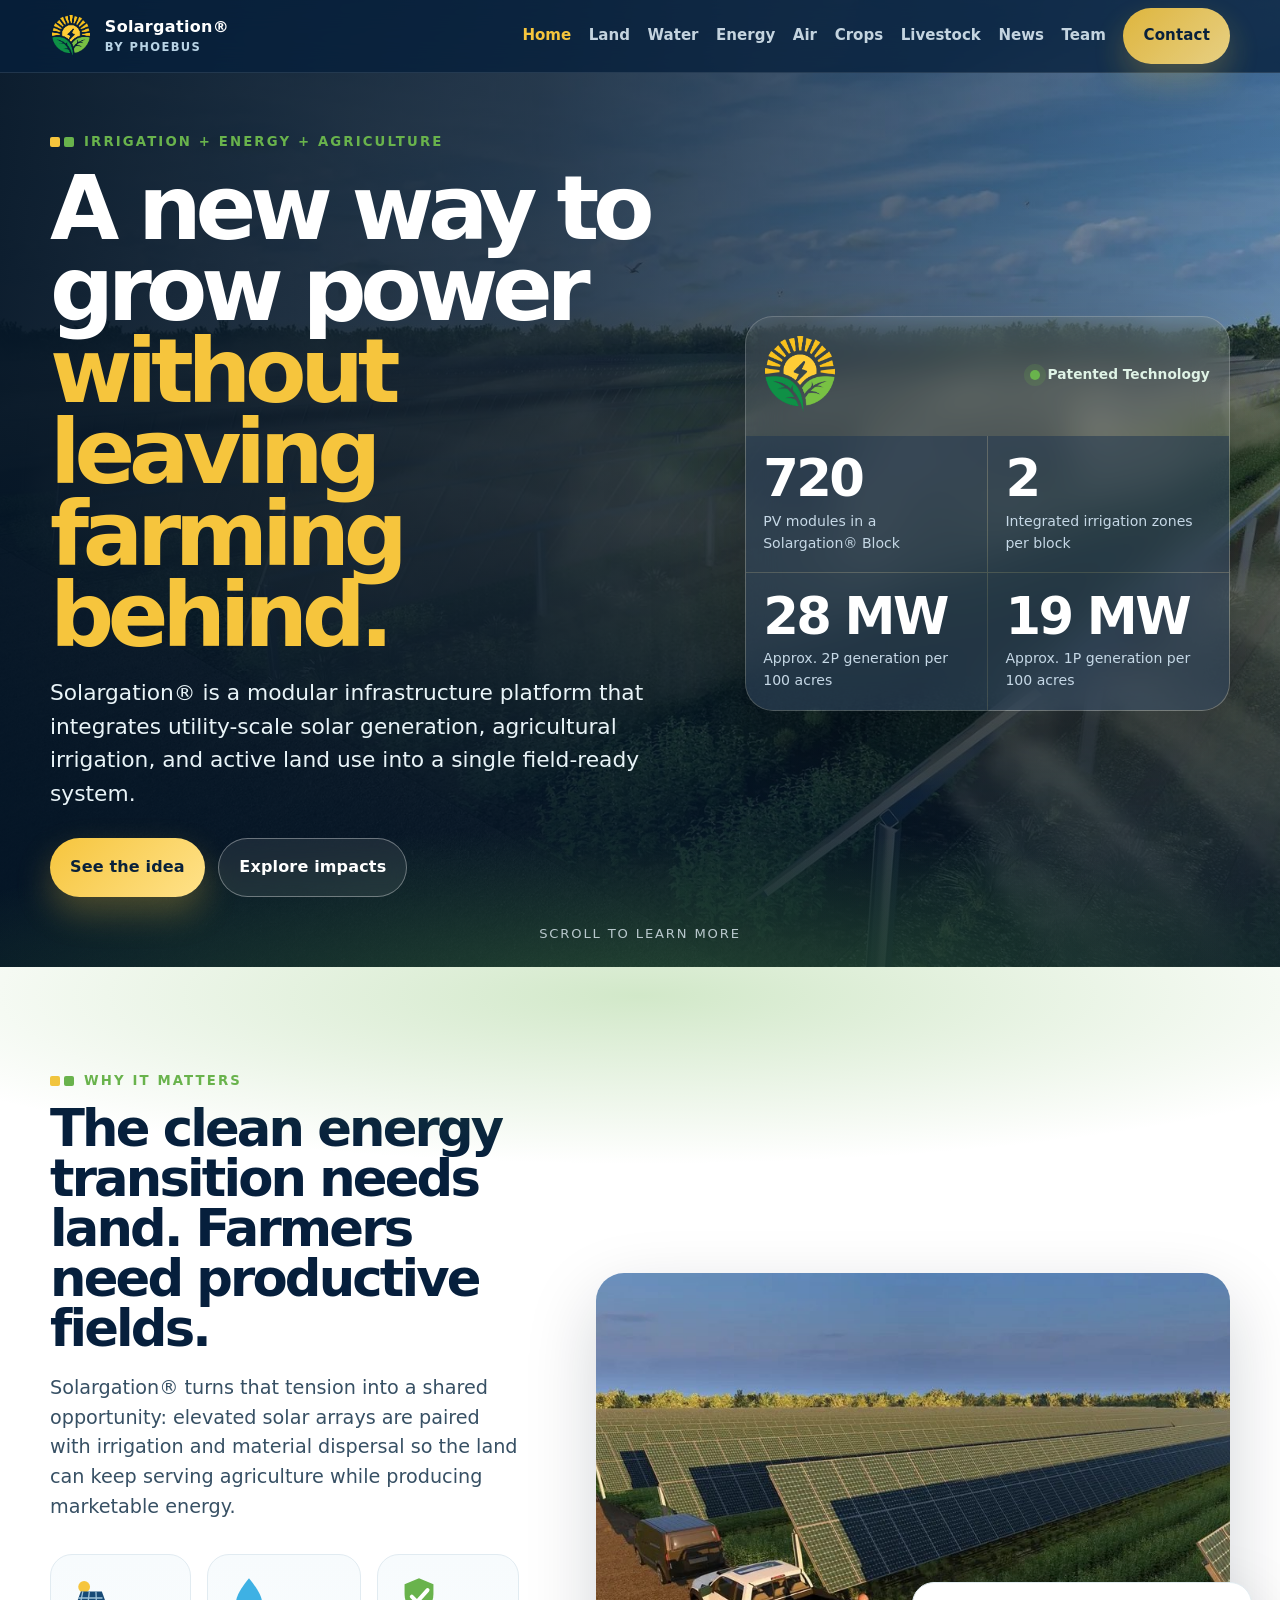
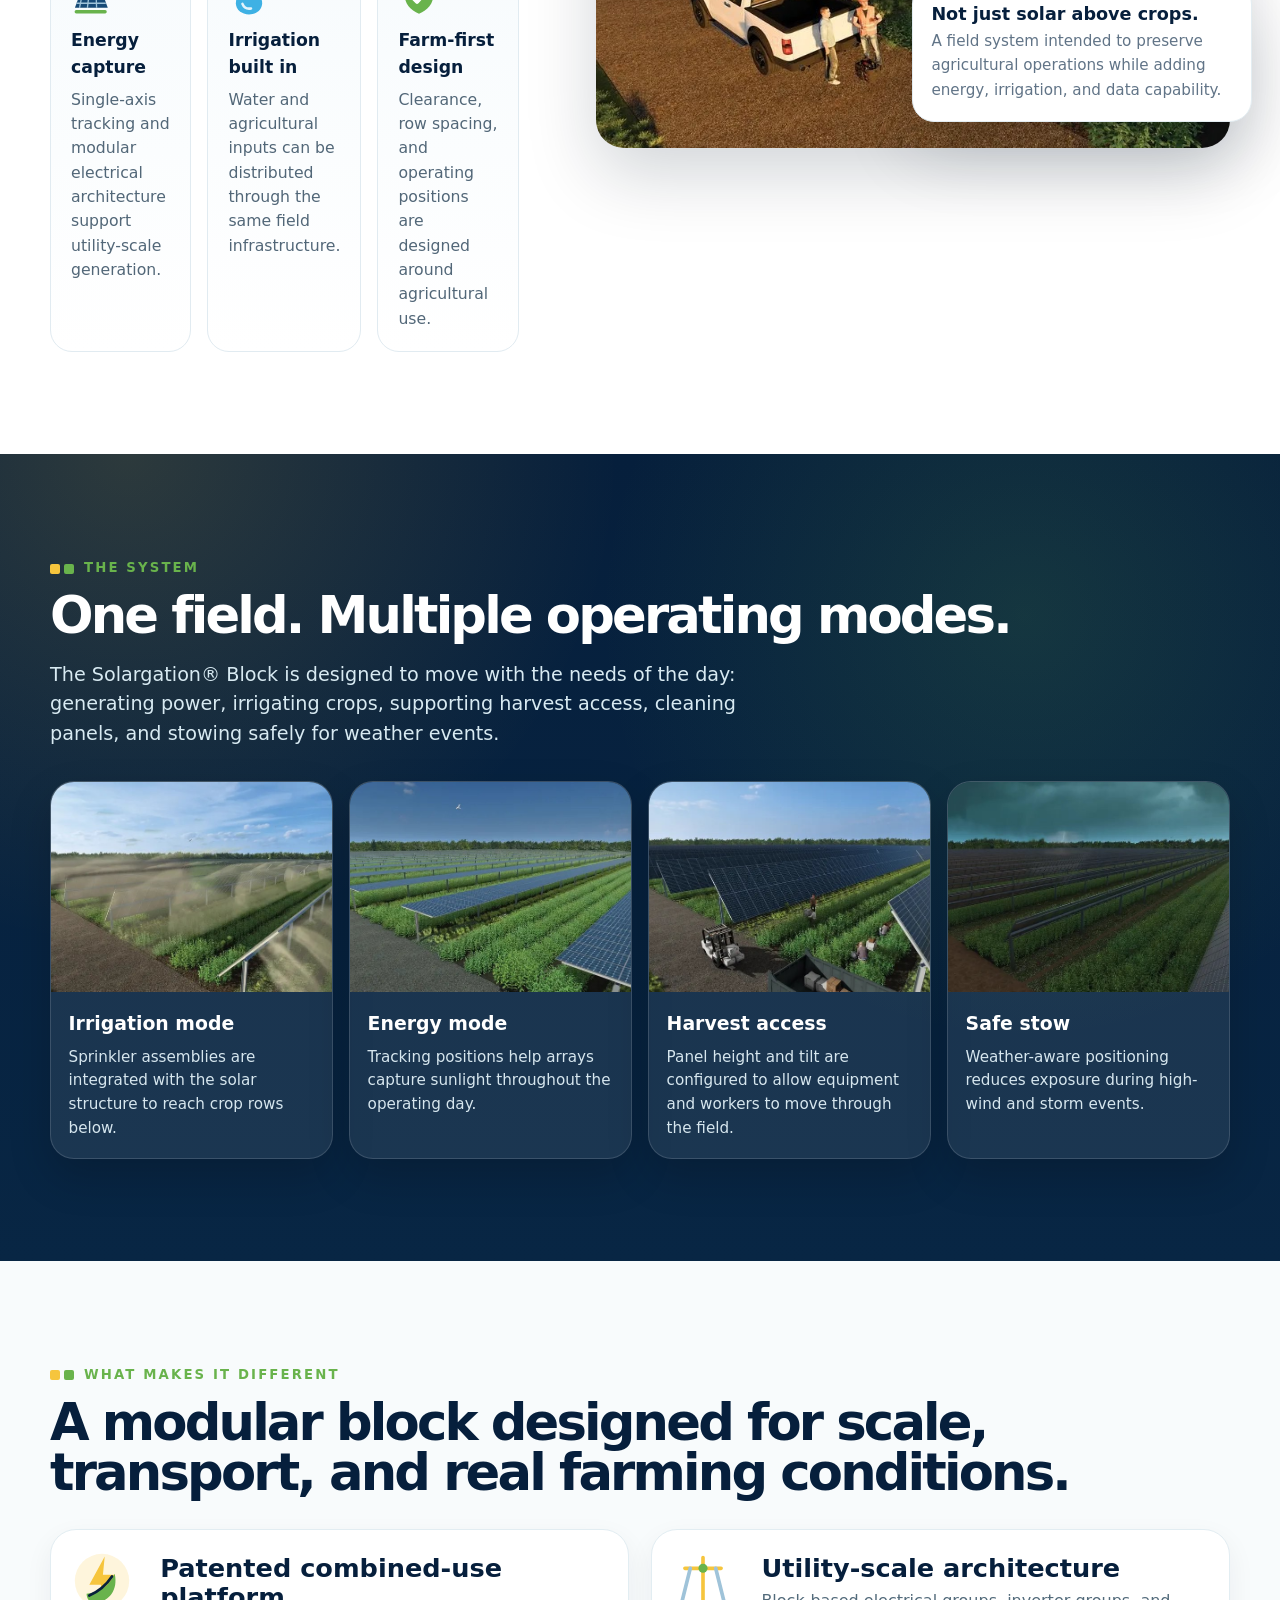
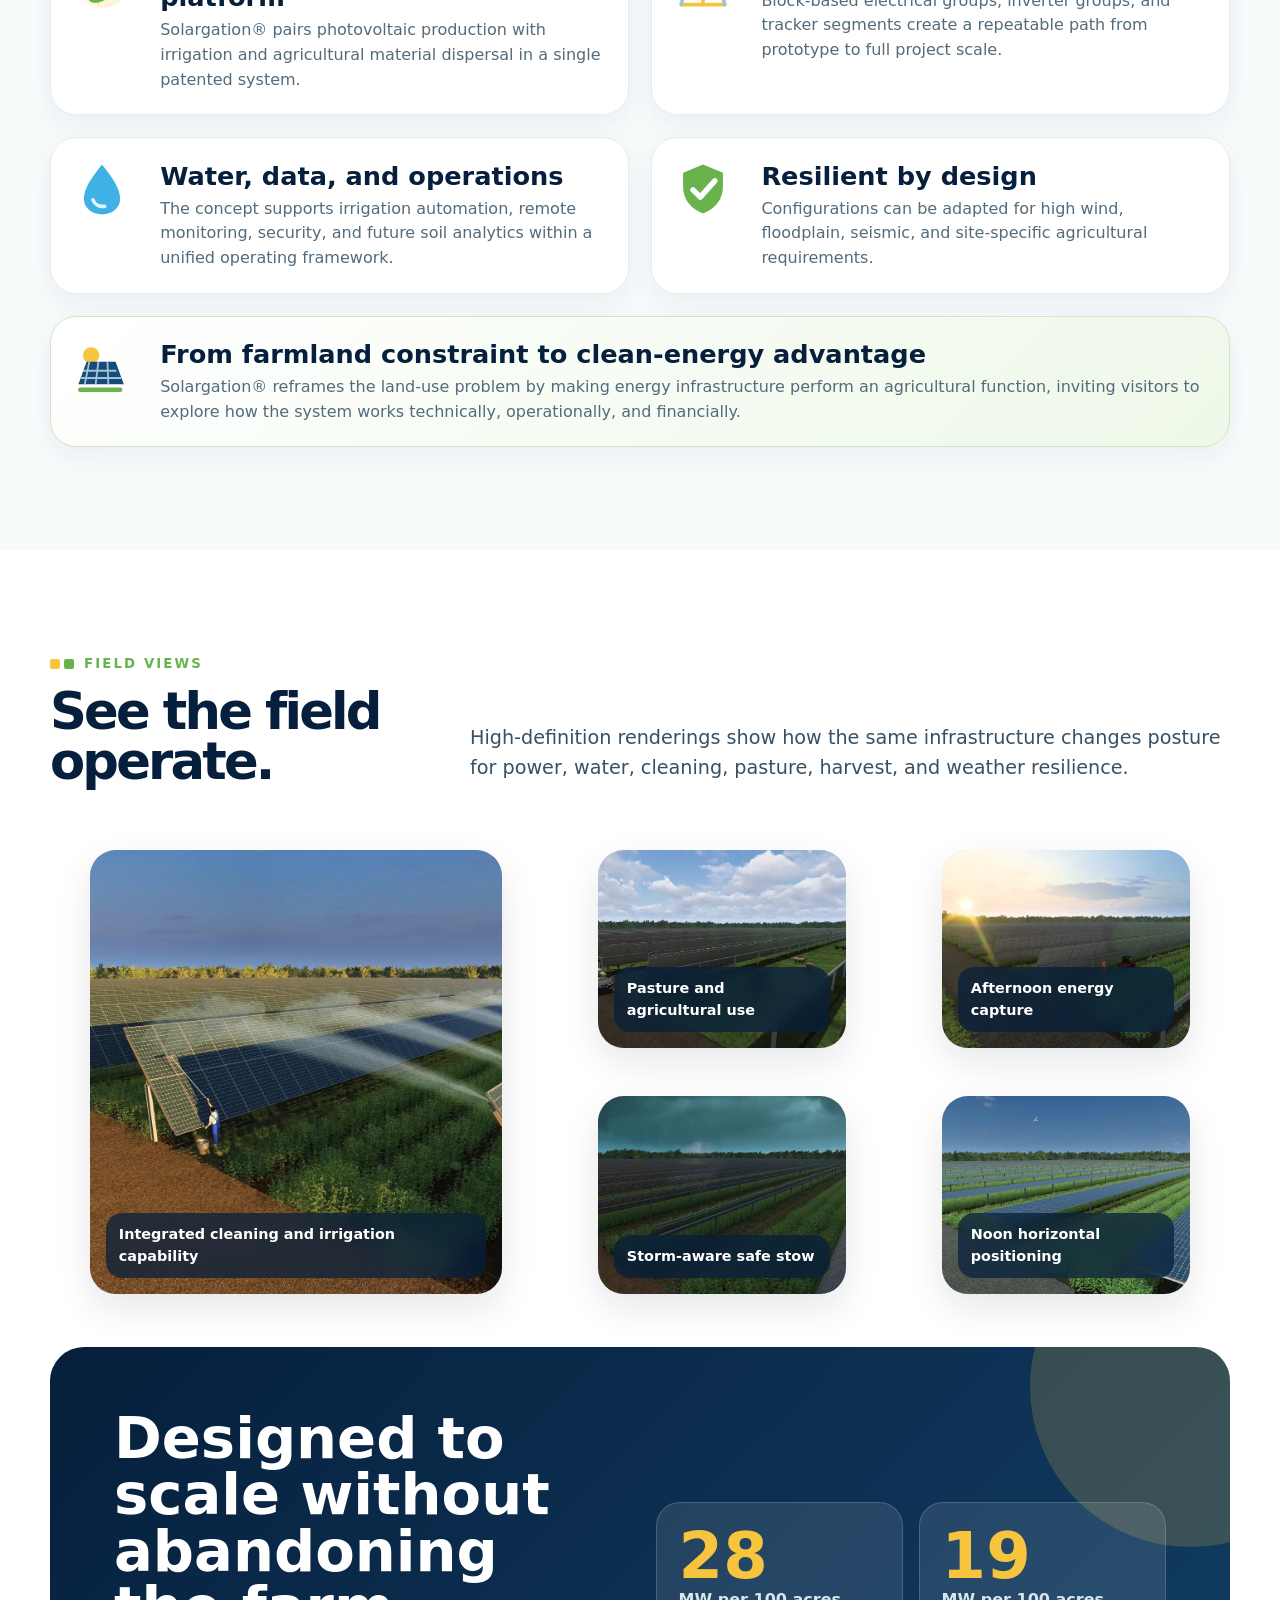
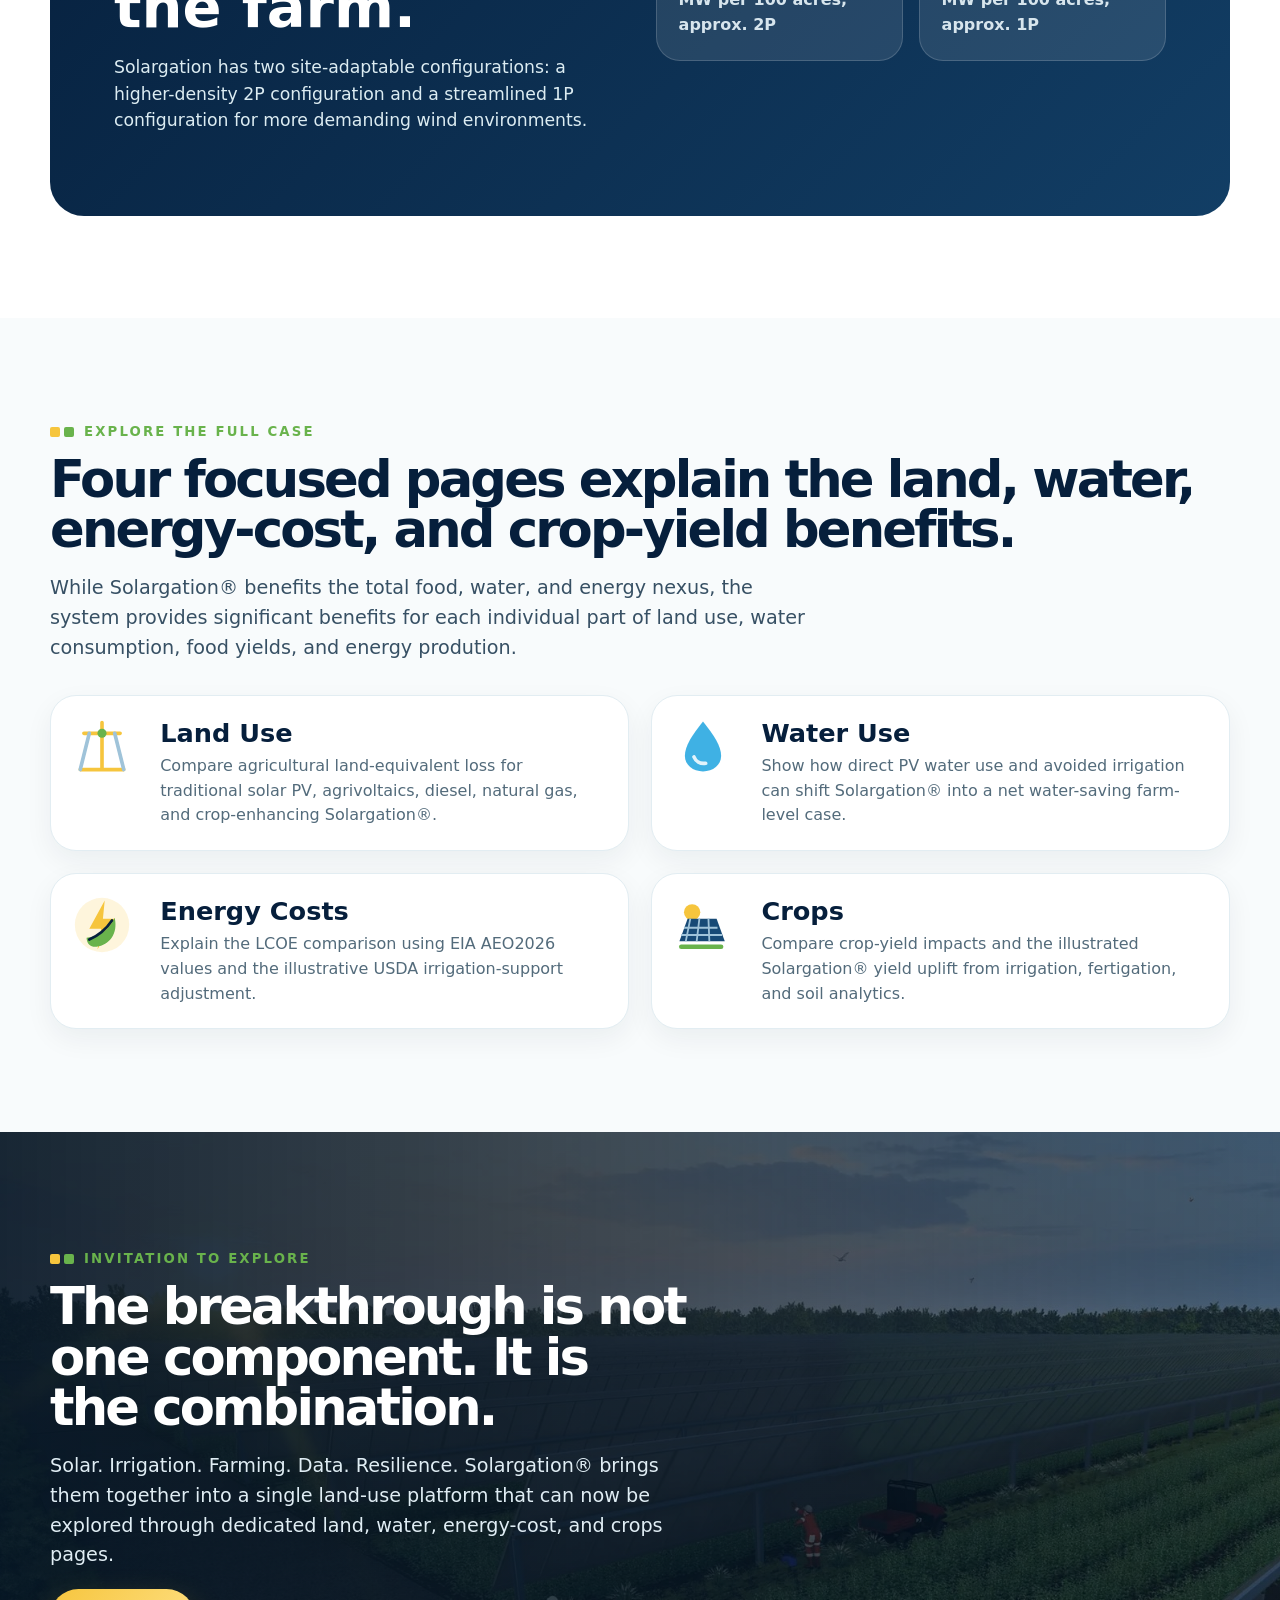
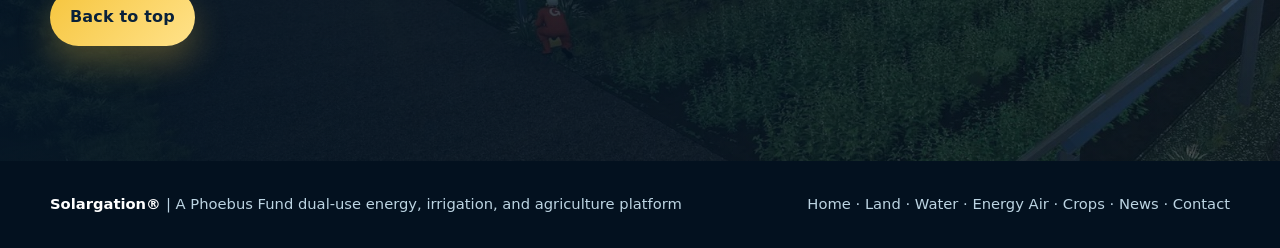
<file: index.html>
<!DOCTYPE html>

<html lang="en">
<head>
<meta charset="utf-8"/>
<meta content="width=device-width, initial-scale=1, viewport-fit=cover" name="viewport"/>
<meta content="Solargation® integrates utility-scale solar, irrigation, agricultural operations, and data-enabled infrastructure into one modular land-use platform." name="description"/>
<link href="assets/favicon.ico" rel="icon" sizes="any"/>
<link href="assets/favicon-16x16.png" rel="icon" sizes="16x16" type="image/png"/>
<link href="assets/favicon-32x32.png" rel="icon" sizes="32x32" type="image/png"/>
<link href="assets/apple-touch-icon.png" rel="apple-touch-icon" sizes="180x180"/>
<link href="assets/site.webmanifest" rel="manifest"/>
<meta content="#061f3c" name="theme-color"/>
<title>
   Solargation® | Irrigation Meets Utility-Scale Solar
  </title>
<!-- Corrected package: all image links use relative assets/ paths and broadly supported JPG/PNG/SVG formats. -->
<style>
   :root {
  --navy:#061f3c;
  --navy-2:#0a2a4e;
  --deep:#041526;
  --green:#69b34c;
  --gold:#f6c53d;
  --sky:#2aa7df;
  --ice:#e9f4f8;
  --white:#fff;
  --muted:#617487;
  --max:1180px;
  --radius:28px;
  --shadow:0 26px 70px rgba(4,21,38,.18);
  --soft:0 14px 36px rgba(4,21,38,.10);
  --h1:clamp(2.55rem,7vw,6.4rem);
  --h2:clamp(2rem,4vw,4.25rem);
  --h3:clamp(1.2rem,2vw,1.75rem);
  --p:clamp(1rem,1.25vw,1.18rem);
  --small:clamp(.83rem,1vw,.96rem);
}

* {
  box-sizing:border-box;
}

html {
  scroll-behavior:smooth;
}

body {
  margin:0;
  font-family:Inter,
  ui-sans-serif,
  system-ui,
  -apple-system,
  BlinkMacSystemFont,
  "Segoe UI",
  sans-serif;
  color:var(--deep);
  background:#f8fbfc;
  line-height:1.55;
  overflow-x:hidden;
}

img {
  max-width:100%;
  display:block;
}

a {
  color:inherit;
  text-decoration:none;
}

.wrap {
  width:min(calc(100% - 40px),var(--max));
  margin-inline:auto;
}

.eyebrow {
  display:inline-flex;
  gap:1.5rem;
  align-items:center;
  text-transform:uppercase;
  letter-spacing:.16em;
  font-size:var(--small);
  font-weight:800;
  color:var(--green);
}

.eyebrow:before {
  content:"";
  width:10px;
  height:10px;
  background:var(--gold);
  border-radius:2px;
  box-shadow:14px 0 0 var(--green);
}

.btn {
  display:inline-flex;
  align-items:center;
  justify-content:center;
  gap:.55rem;
  padding:1rem 1.25rem;
  border-radius:999px;
  font-weight:800;
  letter-spacing:.01em;
  transition:transform .22s ease,
  box-shadow .22s ease,
  background .22s ease;
  min-height:48px;
}

.btn:hover {
  transform:translateY(-2px);
}

.btn-primary {
  background:linear-gradient(135deg,var(--gold),#ffe28a);
  color:#09213a;
  box-shadow:0 16px 34px rgba(246,197,61,.28);
}

.btn-secondary {
  border:1px solid rgba(255,255,255,.35);
  color:#fff;
  background:rgba(255,255,255,.08);
  backdrop-filter:blur(10px);
}

.site-header {
  position:fixed;
  inset:0 0 auto 0;
  z-index:50;
  background:rgba(6,31,60,.78);
  border-bottom:1px solid rgba(255,255,255,.10);
  backdrop-filter:blur(16px);
}

.nav {
  height:72px;
  display:flex;
  align-items:center;
  justify-content:space-between;
  gap:1rem;
}

.brand {
  display:flex;
  align-items:center;
  gap:.8rem;
  color:#fff;
  font-weight:900;
  letter-spacing:.02em;
}

.brand img {
  width:42px;
  height:42px;
  object-fit:contain;
}

.brand small {
  display:block;
  color:#b9d4e6;
  font-weight:700;
  font-size:.72rem;
  letter-spacing:.12em;
  text-transform:uppercase;
}

.nav-links {
  display:flex;
  align-items:center;
  gap:1.1rem;
  color:#d8e7f0;
  font-weight:750;
  font-size:.94rem;
}

.nav-links a {
  opacity:.9;
}

.nav-links a:hover {
  opacity:1;
  color:var(--gold);
}

.nav-links a[aria-current="page"] {
  opacity:1;
  color:var(--gold);
}

.hero {
  min-height:100svh;
  position:relative;
  display:grid;
  place-items:center;
  color:#fff;
  background:var(--navy);
  padding:130px 0 70px;
}

.hero:before {
  content:"";
  position:absolute;
  inset:0;
  background-image:linear-gradient(90deg,rgba(4,21,38,.95) 0%,rgba(4,21,38,.76) 42%,rgba(4,21,38,.20) 100%),
  linear-gradient(0deg,rgba(4,21,38,.86) 0%,rgba(4,21,38,.08) 46%,rgba(4,21,38,.20) 100%),
  url('assets/hero-1600.jpg');
  background-size:cover;
  background-position:center;
}

.hero:after {
  content:"";
  position:absolute;
  inset:auto -20% -22% -20%;
  height:38%;
  background:radial-gradient(ellipse at center,rgba(105,179,76,.30),transparent 65%);
}

.hero-inner {
  position:relative;
  z-index:1;
  display:grid;
  grid-template-columns:minmax(0,1.12fr) minmax(300px,.88fr);
  gap:clamp(2rem,6vw,6rem);
  align-items:end;
}

.hero h1 {
  font-size:var(--h1);
  line-height:.91;
  margin:.8rem 0 1.2rem;
  letter-spacing:-.07em;
}

.hero h1 span {
  display:block;
  color:var(--gold);
}

.hero p {
  font-size:clamp(1.05rem,1.7vw,1.45rem);
  max-width:760px;
  color:#e9f4f8;
  margin:0 0 1.7rem;
}

.hero-actions {
  display:flex;
  gap:.85rem;
  flex-wrap:wrap;
}

.hero-panel {
  align-self:center;
  background:rgba(255,255,255,.10);
  border:1px solid rgba(255,255,255,.18);
  border-radius:var(--radius);
  backdrop-filter:blur(18px);
  box-shadow:0 34px 90px rgba(0,0,0,.28);
  overflow:hidden;
}

.hero-panel-top {
  padding:1.2rem 1.2rem .4rem;
  display:flex;
  align-items:center;
  justify-content:space-between;
}

.hero-panel-top img {
  width:70px;
}

.status {
  display:flex;
  align-items:center;
  gap:.5rem;
  color:#dff3e6;
  font-weight:800;
  font-size:.86rem;
}

.status i {
  display:block;
  width:10px;
  height:10px;
  background:var(--green);
  border-radius:50%;
  box-shadow:0 0 0 6px rgba(105,179,76,.18);
}

.metric-grid {
  display:grid;
  grid-template-columns:repeat(2,1fr);
  gap:1px;
  background:rgba(255,255,255,.10);
  margin-top:1rem;
}

.metric {
  padding:1.1rem;
  background:rgba(6,31,60,.48);
}

.metric b {
  display:block;
  font-size:clamp(1.7rem,4vw,3.2rem);
  line-height:1;
  color:#fff;
  letter-spacing:-.05em;
}

.metric span {
  display:block;
  color:#c6d8e6;
  font-size:.88rem;
  margin-top:.4rem;
}

.scroll-cue {
  position:absolute;
  left:50%;
  bottom:22px;
  z-index:2;
  transform:translateX(-50%);
  color:#dbe8ef;
  font-size:.82rem;
  letter-spacing:.14em;
  text-transform:uppercase;
  opacity:.82;
}

section {
  padding:clamp(64px,8vw,120px) 0;
}

.intro {
  background:#fff;
}

.intro-grid {
  display:grid;
  grid-template-columns:.85fr 1.15fr;
  gap:clamp(2rem,6vw,6rem);
  align-items:center;
}

.section-title {
  font-size:var(--h2);
  line-height:.98;
  letter-spacing:-.055em;
  margin:.55rem 0 1rem;
  color:var(--navy);
}

.lead {
  font-size:clamp(1.08rem,1.5vw,1.36rem);
  color:#375064;
  max-width:760px;
}

.image-stack {
  position:relative;
}

.image-stack .main-img {
  border-radius:var(--radius);
  box-shadow:var(--shadow);
  aspect-ratio:4/3;
  object-fit:cover;
}

.float-card {
  position:absolute;
  right:-22px;
  bottom:26px;
  width:min(340px,76%);
  padding:1.15rem;
  border-radius:22px;
  background:#fff;
  box-shadow:var(--shadow);
  border:1px solid #e3edf2;
}

.float-card b {
  display:block;
  color:var(--navy);
  font-size:1.1rem;
}

.float-card span {
  color:var(--muted);
  font-size:.95rem;
}

.proofs {
  display:grid;
  grid-template-columns:repeat(3,1fr);
  gap:1rem;
  margin-top:2rem;
}

.proof {
  padding:1.25rem;
  border-radius:22px;
  background:linear-gradient(180deg,#f7fbfd,#fff);
  border:1px solid #e1ebf1;
}

.proof img {
  width:42px;
  height:42px;
  margin-bottom:.65rem;
}

.proof h3 {
  margin:.2rem 0 .45rem;
  font-size:1.08rem;
  color:var(--navy);
}

.proof p {
  margin:0;
  color:#526778;
  font-size:.98rem;
}

.story {
  background:linear-gradient(180deg,var(--navy),#082644);
  color:#fff;
  position:relative;
  overflow:hidden;
}

.story:before {
  content:"";
  position:absolute;
  inset:0;
  background:radial-gradient(circle at 10% 0%,rgba(246,197,61,.16),transparent 35%),
  radial-gradient(circle at 80% 20%,rgba(105,179,76,.15),transparent 35%);
}

.story .wrap {
  position:relative;
}

.cards {
  display:grid;
  grid-template-columns:repeat(4,1fr);
  gap:1rem;
  margin-top:2rem;
}

.card {
  background:rgba(255,255,255,.08);
  border:1px solid rgba(255,255,255,.14);
  border-radius:24px;
  overflow:hidden;
  box-shadow:0 18px 42px rgba(0,0,0,.18);
}

.card img {
  height:210px;
  width:100%;
  object-fit:cover;
}

.card-body {
  padding:1.1rem;
}

.card h3 {
  font-size:1.18rem;
  margin:0 0 .45rem;
  color:#fff;
}

.card p {
  margin:0;
  color:#d6e6ee;
  font-size:.95rem;
}

.story .section-title {
  color:#fff;
}

.story .lead {
  color:#d8eaf2;
}

.tech {
  background:#f8fbfc;
}

.tech-grid {
  display:grid;
  grid-template-columns:1fr 1fr;
  gap:1.4rem;
  margin-top:2rem;
}

.feature {
  display:grid;
  grid-template-columns:70px 1fr;
  gap:1.1rem;
  align-items:start;
  padding:1.35rem;
  border-radius:26px;
  background:#fff;
  border:1px solid #e2edf2;
  box-shadow:0 10px 28px rgba(5,32,58,.06);
}

.feature img {
  width:58px;
}

.feature h3 {
  margin:.1rem 0 .35rem;
  color:var(--navy);
  font-size:var(--h3);
  line-height:1.15;
}

.feature p {
  margin:0;
  color:#536b7b;
}

.feature.emphasis {
  grid-column:span 2;
  background:linear-gradient(135deg,#fff,#eef8e8);
  border-color:#cce8bf;
}

.feature.emphasis strong {
  color:var(--green);
}

.gallery {
  background:#fff;
}

.gallery-head {
  display:flex;
  justify-content:space-between;
  gap:2rem;
  align-items:end;
  margin-bottom:2rem;
}

.gallery-grid {
  display:grid;
  grid-template-columns:1.2fr .8fr .8fr;
  grid-auto-rows:230px;
  gap:1rem;
}

.tile {
  position:relative;
  overflow:hidden;
  border-radius:26px;
  box-shadow:var(--soft);
  background:#ddd;
}

.tile.large {
  grid-row:span 2;
}

.tile img {
  width:100%;
  height:100%;
  object-fit:cover;
  transition:transform .7s ease;
}

.tile:hover img {
  transform:scale(1.04);
}

.tile span {
  position:absolute;
  left:1rem;
  bottom:1rem;
  right:1rem;
  padding:.65rem .8rem;
  border-radius:16px;
  background:rgba(6,31,60,.72);
  backdrop-filter:blur(8px);
  color:#fff;
  font-weight:800;
  font-size:.9rem;
}

.density {
  background:linear-gradient(135deg,var(--navy),#123e65);
  border-radius:34px;
  padding:clamp(2rem,5vw,4rem);
  color:#fff;
  display:grid;
  grid-template-columns:1fr 1fr;
  gap:2rem;
  align-items:center;
  margin-top:2.3rem;
  overflow:hidden;
  position:relative;
}

.density:after {
  content:"";
  position:absolute;
  right:-120px;
  top:-120px;
  width:320px;
  height:320px;
  border-radius:50%;
  background:rgba(246,197,61,.18);
}

.density h2 {
  font-size:clamp(2rem,4.5vw,4.4rem);
  line-height:.98;
  margin:0;
}

.density p {
  font-size:1.08rem;
  color:#dcecf2;
}

.density-metrics {
  display:grid;
  grid-template-columns:1fr 1fr;
  gap:1rem;
  position:relative;
  z-index:1;
}

.density-metric {
  padding:1.35rem;
  border-radius:24px;
  background:rgba(255,255,255,.10);
  border:1px solid rgba(255,255,255,.16);
}

.density-metric b {
  display:block;
  font-size:clamp(2.1rem,5vw,4.8rem);
  line-height:1;
  color:var(--gold);
}

.density-metric span {
  color:#d7e5ed;
  font-weight:760;
}

.cta {
  position:relative;
  color:#fff;
  background:var(--deep);
  overflow:hidden;
  padding:clamp(70px,9vw,132px) 0;
}

.cta:before {
  content:"";
  position:absolute;
  inset:0;
  background:linear-gradient(90deg,rgba(4,21,38,.92),rgba(4,21,38,.58)),
  url('assets/afternoon-1600.jpg') center/cover no-repeat;
}

.cta .wrap {
  position:relative;
  z-index:1;
  display:grid;
  grid-template-columns:1fr .8fr;
  gap:2rem;
  align-items:center;
}

.cta h2 {
  font-size:var(--h2);
  line-height:.98;
  letter-spacing:-.055em;
  margin:.6rem 0 1rem;
}

.cta p {
  font-size:clamp(1.05rem,1.5vw,1.3rem);
  color:#e0edf4;
}

.next-card {
  background:rgba(255,255,255,.1);
  border:1px solid rgba(255,255,255,.18);
  border-radius:var(--radius);
  padding:1.4rem;
  backdrop-filter:blur(14px);
}

.next-card ul {
  margin:0;
  padding:0;
  list-style:none;
  display:grid;
  gap:.8rem;
}

.next-card li {
  display:flex;
  gap:.7rem;
  align-items:flex-start;
  color:#e9f4f8;
}

.next-card li:before {
  content:"";
  margin-top:.45rem;
  width:10px;
  height:10px;
  border-radius:2px;
  background:var(--gold);
  flex:0 0 auto;
}

.site-footer {
  background:#03111f;
  color:#bcd4e2;
  padding:2rem 0;
}

.footer-inner {
  display:flex;
  justify-content:space-between;
  gap:1rem;
  align-items:center;
  font-size:.92rem;
}

.footer-inner strong {
  color:#fff;
}

@media(max-width:1000px) {
  .hero-inner,
  .intro-grid,
  .tech-grid,
  .density,
  .cta .wrap {
    grid-template-columns:1fr;
  }
  .hero {
    min-height:auto;
  }
  .hero-inner {
    align-items:center;
  }
  .cards {
    grid-template-columns:repeat(2,1fr);
  }
  .gallery-grid {
    grid-template-columns:1fr 1fr;
  }
  .tile.large {
    grid-column:span 2;
  }
  .feature.emphasis {
    grid-column:auto;
  }
  .nav-links a:not(.btn) {
    display:none;
  }
  .hero-panel {
    max-width:640px;
  }
  .proofs {
    grid-template-columns:1fr 1fr;
  }
  .float-card {
    right:18px;
  }
}

@media(max-width:680px) {
  .wrap {
    width:min(calc(100% - 28px),var(--max));
  }
  .nav {
    height:64px;
  }
  .brand span {
    font-size:.96rem;
  }
  .brand small {
    display:none;
  }
  .nav-links .btn {
    padding:.72rem .9rem;
    font-size:.88rem;
  }
  .hero {
    padding:105px 0 54px;
  }
  .hero:before {
    background-image:linear-gradient(0deg,rgba(4,21,38,.91) 0%,rgba(4,21,38,.55) 65%),
    url('assets/hero-900.jpg');
    background-position:center top;
  }
  .hero h1 {
    font-size:clamp(2.35rem,13vw,4.1rem);
    line-height:.95;
  }
  .hero p {
    font-size:1.04rem;
  }
  .hero-actions {
    display:grid;
    grid-template-columns:1fr;
  }
  .metric-grid,
  .density-metrics,
  .proofs,
  .cards,
  .gallery-grid {
    grid-template-columns:1fr;
  }
  .metric b {
    font-size:2.35rem;
  }
  .intro-grid {
    gap:1.3rem;
  }
  .image-stack .main-img {
    aspect-ratio:1/1;
  }
  .float-card {
    position:relative;
    right:auto;
    bottom:auto;
    width:100%;
    margin-top:.9rem;
  }
  .card img {
    height:230px;
  }
  .feature {
    grid-template-columns:1fr;
    padding:1.1rem;
  }
  .feature img {
    width:48px;
  }
  .tile,
  .tile.large {
    grid-column:auto;
    grid-row:auto;
    height:250px;
  }
  .gallery-head {
    display:block;
  }
  .density {
    padding:1.35rem;
    border-radius:26px;
  }
  .cta .wrap {
    gap:1.4rem;
  }
  .footer-inner {
    display:block;
  }
  .scroll-cue {
    display:none;
  }
}

@media(min-width:1500px) {
  :root {
    --max:1320px;
  }
  .card img {
    height:245px;
  }
  .gallery-grid {
    grid-auto-rows:260px;
  }
}

@media(prefers-reduced-motion:reduce) {
  * {
    scroll-behavior:auto!important;
    transition:none!important;
    animation:none!important;
  }
}

.download-area {
  background:#f8fbfc;
  padding:clamp(54px,7vw,92px) 0;
}

.download-panel {
  display:grid;
  grid-template-columns:1.05fr .95fr;
  gap:clamp(1.2rem,4vw,3rem);
  align-items:center;
  padding:clamp(1.25rem,3vw,2.4rem);
  border-radius:30px;
  background:#fff;
  border:1px solid #e2edf2;
  box-shadow:0 18px 44px rgba(5,32,58,.08);
}

.download-panel img {
  border-radius:24px;
  border:1px solid #dfeaf0;
  box-shadow:0 12px 30px rgba(5,32,58,.08);
}

.download-panel p {
  color:#526b7d;
  font-size:1.05rem;
}

.download-actions {
  display:flex;
  gap:.8rem;
  flex-wrap:wrap;
  margin-top:1.1rem;
}

.btn-download {
  background:linear-gradient(135deg,var(--green),#92cf6c);
  color:#07203a;
  box-shadow:0 14px 30px rgba(105,179,76,.22);
}

@media(max-width:900px) {
  .download-panel {
    grid-template-columns:1fr;
  }
}
  </style>
<link href="assets/site-responsive.css" rel="stylesheet"/>
</head>
<body>
<!-- Site Header / Navigation -->
<header aria-label="Site header" class="site-header">
<div class="wrap nav">
<a aria-label="Solargation® Home" class="brand" href="index.html">
<img alt="Solargation® mark" decoding="async" fetchpriority="high" loading="eager" src="assets/solargation-mark.png"/>
<span>
                    Solargation®
                    <small>by Phoebus</small>
</span>
</a><button aria-controls="primary-navigation" aria-expanded="false" aria-label="Open site navigation" class="nav-toggle" type="button"><span aria-hidden="true" class="nav-toggle-lines"></span></button>
<nav aria-label="Primary navigation" class="nav-links" id="primary-navigation">
<a aria-current="page" href="index.html">Home</a>
<a href="landuse.html">Land</a>
<a href="wateruse.html">Water</a>
<a href="energy.html">Energy</a>
<a href="air.html">Air</a>
<a href="crops.html">Crops</a>
<a href="livestock.html">Livestock</a>
<a href="news.html">News</a>
<a href="about-team.html">Team</a>
<a class="btn btn-primary" href="contact.html">Contact</a>
</nav>
</div>
</header>
<!-- Main Page Content -->
<main id="top">
<!-- Hero Section -->
<section aria-labelledby="hero-title" class="hero">
<div class="wrap hero-inner">
<div>
<span class="eyebrow">
       Irrigation + Energy + Agriculture
      </span>
<h1 id="hero-title">
       A new way to grow power
       <span>
        without leaving farming behind.
       </span>
</h1>
<p>
       Solargation® is a modular infrastructure platform that integrates utility-scale solar generation, agricultural irrigation, and active land use into a single field-ready system.
      </p>
<div class="hero-actions">
<a class="btn btn-primary" href="#why">
        See the idea
       </a>
<a class="btn btn-secondary" href="#impact">
        Explore impacts
       </a>
</div>
</div>
<aside aria-label="Solargation® teaser statistics" class="hero-panel">
<div class="hero-panel-top">
<img alt="" decoding="async" fetchpriority="high" loading="eager" src="assets/solargation-mark.png"/>
<span class="status">
<i>
</i>
        Patented Technology
       </span>
</div>
<div class="metric-grid">
<div class="metric">
<b>
         720
        </b>
<span>
         PV modules in a Solargation® Block
        </span>
</div>
<div class="metric">
<b>
         2
        </b>
<span>
         Integrated irrigation zones per block
        </span>
</div>
<div class="metric">
<b>
         28 MW
        </b>
<span>
         Approx. 2P generation per 100 acres
        </span>
</div>
<div class="metric">
<b>
         19 MW
        </b>
<span>
         Approx. 1P generation per 100 acres
        </span>
</div>
</div>
</aside>
</div>
<div class="scroll-cue">
     Scroll to learn more
    </div>
</section>
<!-- Why It Matters Section -->
<section aria-labelledby="why-title" class="intro" id="why">
<div class="wrap intro-grid">
<div>
<span class="eyebrow">
       Why it matters
      </span>
<h2 class="section-title" id="why-title">
       The clean energy transition needs land. Farmers need productive fields.
      </h2>
<p class="lead">
       Solargation® turns that tension into a shared opportunity: elevated solar arrays are paired with irrigation and material dispersal so the land can keep serving agriculture while producing marketable energy.
      </p>
<div class="proofs">
<article class="proof">
<img alt="" decoding="async" loading="lazy" src="assets/solar.svg"/>
<h3>
         Energy capture
        </h3>
<p>
         Single-axis tracking and modular electrical architecture support utility-scale generation.
        </p>
</article>
<article class="proof">
<img alt="" decoding="async" loading="lazy" src="assets/water.svg"/>
<h3>
         Irrigation built in
        </h3>
<p>
         Water and agricultural inputs can be distributed through the same field infrastructure.
        </p>
</article>
<article class="proof">
<img alt="" decoding="async" loading="lazy" src="assets/shield.svg"/>
<h3>
         Farm-first design
        </h3>
<p>
         Clearance, row spacing, and operating positions are designed around agricultural use.
        </p>
</article>
</div>
</div>
<div class="image-stack">
<picture>
<source sizes="(max-width: 1000px) 100vw, 52vw" srcset="assets/morning-900.jpg 900w, assets/morning-1600.jpg 1600w"/>
<img alt="Solargation® solar arrays over agricultural fields in morning position" class="main-img" decoding="async" loading="lazy" src="assets/morning-1600.jpg"/>
</picture>
<div class="float-card">
<b>
        Not just solar above crops.
       </b>
<span>
        A field system intended to preserve agricultural operations while adding energy, irrigation, and data capability.
       </span>
</div>
</div>
</div>
</section>
<!-- Operating Modes Section -->
<section aria-labelledby="system-title" class="story" id="system">
<div class="wrap">
<span class="eyebrow">
      The system
     </span>
<h2 class="section-title" id="system-title">
      One field. Multiple operating modes.
     </h2>
<p class="lead">
      The Solargation® Block is designed to move with the needs of the day: generating power, irrigating crops, supporting harvest access, cleaning panels, and stowing safely for weather events.
     </p>
<div class="cards">
<article class="card">
<img alt="Irrigation rendering" decoding="async" loading="lazy" src="assets/hero-thumb.jpg"/>
<div class="card-body">
<h3>
         Irrigation mode
        </h3>
<p>
         Sprinkler assemblies are integrated with the solar structure to reach crop rows below.
        </p>
</div>
</article>
<article class="card">
<img alt="Noon horizontal solar rendering" decoding="async" loading="lazy" src="assets/noon-thumb.jpg"/>
<div class="card-body">
<h3>
         Energy mode
        </h3>
<p>
         Tracking positions help arrays capture sunlight throughout the operating day.
        </p>
</div>
</article>
<article class="card">
<img alt="Harvest rendering" decoding="async" loading="lazy" src="assets/harvest-thumb.jpg"/>
<div class="card-body">
<h3>
         Harvest access
        </h3>
<p>
         Panel height and tilt are configured to allow equipment and workers to move through the field.
        </p>
</div>
</article>
<article class="card">
<img alt="Safe stow storm rendering" decoding="async" loading="lazy" src="assets/stow-thumb.jpg"/>
<div class="card-body">
<h3>
         Safe stow
        </h3>
<p>
         Weather-aware positioning reduces exposure during high-wind and storm events.
        </p>
</div>
</article>
</div>
</div>
</section>
<!-- Technology Differentiators Section -->
<section aria-labelledby="tech-title" class="tech">
<div class="wrap">
<span class="eyebrow">
      What makes it different
     </span>
<h2 class="section-title" id="tech-title">
      A modular block designed for scale, transport, and real farming conditions.
     </h2>
<div class="tech-grid">
<article class="feature">
<img alt="" decoding="async" loading="lazy" src="assets/bolt-leaf.svg"/>
<div>
<h3>
         Patented combined-use platform
        </h3>
<p>
         Solargation® pairs photovoltaic production with irrigation and agricultural material dispersal in a single patented system.
        </p>
</div>
</article>
<article class="feature">
<img alt="" decoding="async" loading="lazy" src="assets/grid.svg"/>
<div>
<h3>
         Utility-scale architecture
        </h3>
<p>
         Block-based electrical groups, inverter groups, and tracker segments create a repeatable path from prototype to full project scale.
        </p>
</div>
</article>
<article class="feature">
<img alt="" decoding="async" loading="lazy" src="assets/water.svg"/>
<div>
<h3>
         Water, data, and operations
        </h3>
<p>
         The concept supports irrigation automation, remote monitoring, security, and future soil analytics within a unified operating framework.
        </p>
</div>
</article>
<article class="feature">
<img alt="" decoding="async" loading="lazy" src="assets/shield.svg"/>
<div>
<h3>
         Resilient by design
        </h3>
<p>
         Configurations can be adapted for high wind, floodplain, seismic, and site-specific agricultural requirements.
        </p>
</div>
</article>
<article class="feature emphasis">
<img alt="" decoding="async" loading="lazy" src="assets/solar.svg"/>
<div>
<h3>
         From farmland constraint to clean-energy advantage
        </h3>
<p>
         Solargation® reframes the land-use problem by making energy infrastructure perform an agricultural function, inviting visitors to explore how the system works technically, operationally, and financially.
        </p>
</div>
</article>
</div>
</div>
</section>
<!-- Field Gallery Section -->
<section aria-labelledby="field-title" class="gallery" id="field">
<div class="wrap">
<div class="gallery-head">
<div>
<span class="eyebrow">
        Field views
       </span>
<h2 class="section-title" id="field-title">
        See the field operate.
       </h2>
</div>
<p class="lead">
       High-definition renderings show how the same infrastructure changes posture for power, water, cleaning, pasture, harvest, and weather resilience.
      </p>
</div>
<div class="gallery-grid">
<figure class="tile large">
<img alt="Solargation® cleaning mode rendering" decoding="async" loading="lazy" src="assets/cleaning-1600.jpg"/>
<span>
        Integrated cleaning and irrigation capability
       </span>
</figure>
<figure class="tile">
<img alt="Solargation® pasture rendering" decoding="async" loading="lazy" src="assets/pasture-900.jpg"/>
<span>
        Pasture and agricultural use
       </span>
</figure>
<figure class="tile">
<img alt="Solargation® afternoon energy rendering" decoding="async" loading="lazy" src="assets/afternoon-900.jpg"/>
<span>
        Afternoon energy capture
       </span>
</figure>
<figure class="tile">
<img alt="Solargation® safe stow rendering" decoding="async" loading="lazy" src="assets/stow-900.jpg"/>
<span>
        Storm-aware safe stow
       </span>
</figure>
<figure class="tile">
<img alt="Solargation® noon horizontal rendering" decoding="async" loading="lazy" src="assets/noon-900.jpg"/>
<span>
        Noon horizontal positioning
       </span>
</figure>
</div>
<div aria-label="Solargation® power density comparison" class="density">
<div>
<h2>
        Designed to scale without abandoning the farm.
       </h2>
<p>
        Solargation has two site-adaptable configurations: a higher-density 2P configuration and a streamlined 1P configuration for more demanding wind environments.
       </p>
</div>
<div class="density-metrics">
<div class="density-metric">
<b>
         28
        </b>
<span>
         MW per 100 acres, approx. 2P
        </span>
</div>
<div class="density-metric">
<b>
         19
        </b>
<span>
         MW per 100 acres, approx. 1P
        </span>
</div>
</div>
</div>
</div>
</section>
<!-- Impact / Detail Pages Section -->
<section aria-labelledby="impact-title" class="tech" id="impact">
<div class="wrap">
<span class="eyebrow">
      Explore the full case
     </span>
<h2 class="section-title" id="impact-title">
      Four focused pages explain the land, water, energy-cost, and crop-yield benefits.
     </h2>
<p class="lead">
      While Solargation® benefits the total food, water, and energy nexus, the system provides significant benefits for each individual part of land use, water consumption, food yields, and energy prodution.
     </p>
<div class="tech-grid">
<a class="feature" href="landuse.html">
<img alt="" decoding="async" loading="lazy" src="assets/grid.svg"/>
<div>
<h3>
         Land Use
        </h3>
<p>
         Compare agricultural land-equivalent loss for traditional solar PV, agrivoltaics, diesel, natural gas, and crop-enhancing Solargation®.
        </p>
</div>
</a>
<a class="feature" href="wateruse.html">
<img alt="" decoding="async" loading="lazy" src="assets/water.svg"/>
<div>
<h3>
         Water Use
        </h3>
<p>
         Show how direct PV water use and avoided irrigation can shift Solargation® into a net water-saving farm-level case.
        </p>
</div>
</a>
<a class="feature" href="energy.html">
<img alt="" decoding="async" loading="lazy" src="assets/bolt-leaf.svg"/>
<div>
<h3>
         Energy Costs
        </h3>
<p>
         Explain the LCOE comparison using EIA AEO2026 values and the illustrative USDA irrigation-support adjustment.
        </p>
</div>
</a>
<a class="feature" href="crops.html">
<img alt="" decoding="async" loading="lazy" src="assets/solar.svg"/>
<div>
<h3>
         Crops
        </h3>
<p>
         Compare crop-yield impacts and the illustrated Solargation® yield uplift from irrigation, fertigation, and soil analytics.
        </p>
</div>
</a>
</div>
</div>
</section>
<!-- Call to Action Section -->
<section aria-labelledby="explore-title" class="cta" id="explore">
<div class="wrap">
<div>
<span class="eyebrow">
       Invitation to explore
      </span>
<h2 id="explore-title">
       The breakthrough is not one component. It is the combination.
      </h2>
<p>
       Solar. Irrigation. Farming. Data. Resilience. Solargation® brings them together into a single land-use platform that can now be explored through dedicated land, water, energy-cost, and crops pages.
      </p>
<a class="btn btn-primary" href="#top">
       Back to top
      </a>
</div>
</div>
</section>
</main>
<!-- Site Footer -->
<footer class="site-footer">
<div class="wrap footer-inner">
<div>
<strong>
      Solargation®
     </strong>
     | A Phoebus Fund dual-use energy, irrigation, and agriculture platform
    </div>
<div>
<a href="index.html">
      Home
     </a>
     ·
     <a href="landuse.html">
      Land
     </a>
     ·
     <a href="wateruse.html">
      Water
     </a>
     ·
     <a href="energy.html">
      Energy
     </a>
<a href="air.html">Air</a>
     ·
     <a href="crops.html">
      Crops
     </a>
     ·
     <a href="news.html">
      News
     </a>
     ·
     <a href="contact.html">
      Contact
     </a>
</div>
</div>
</footer>
<script defer="defer" src="assets/site-navigation.js"></script>
</body>
</html>
</file>
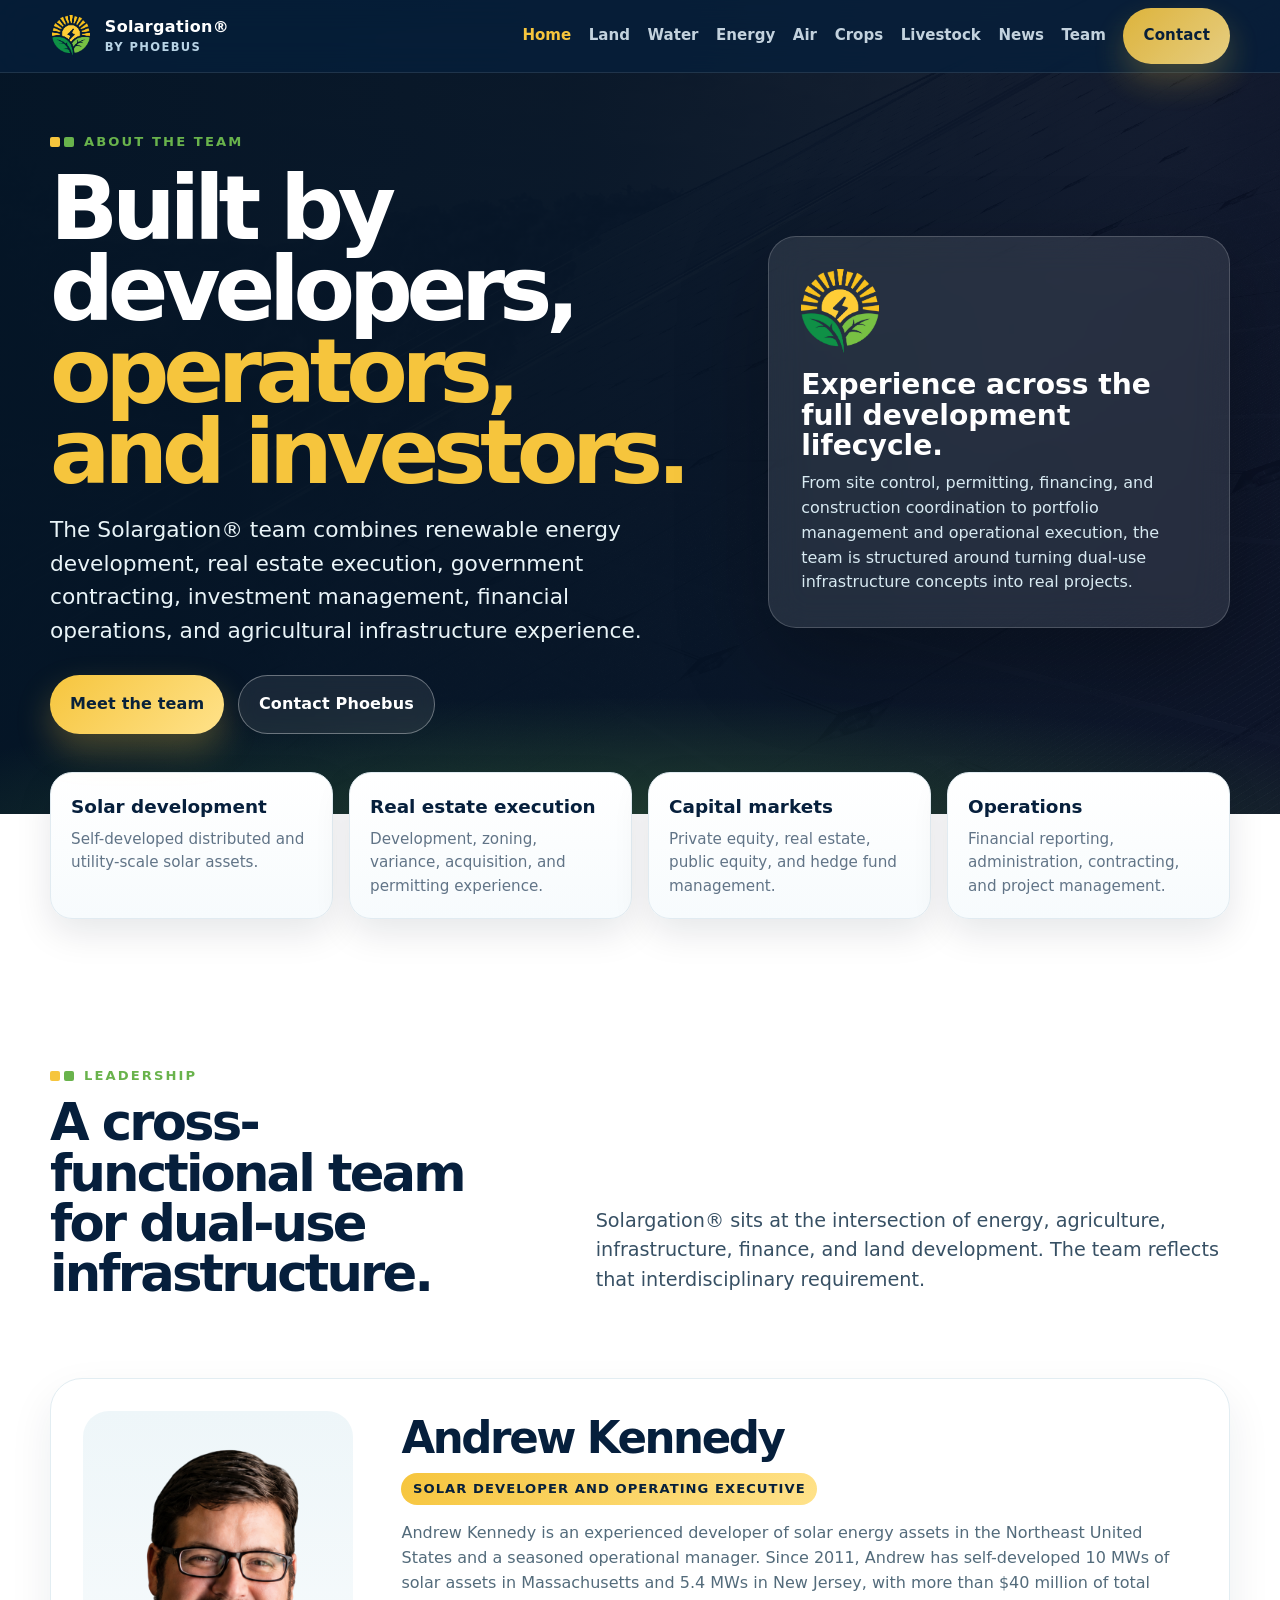
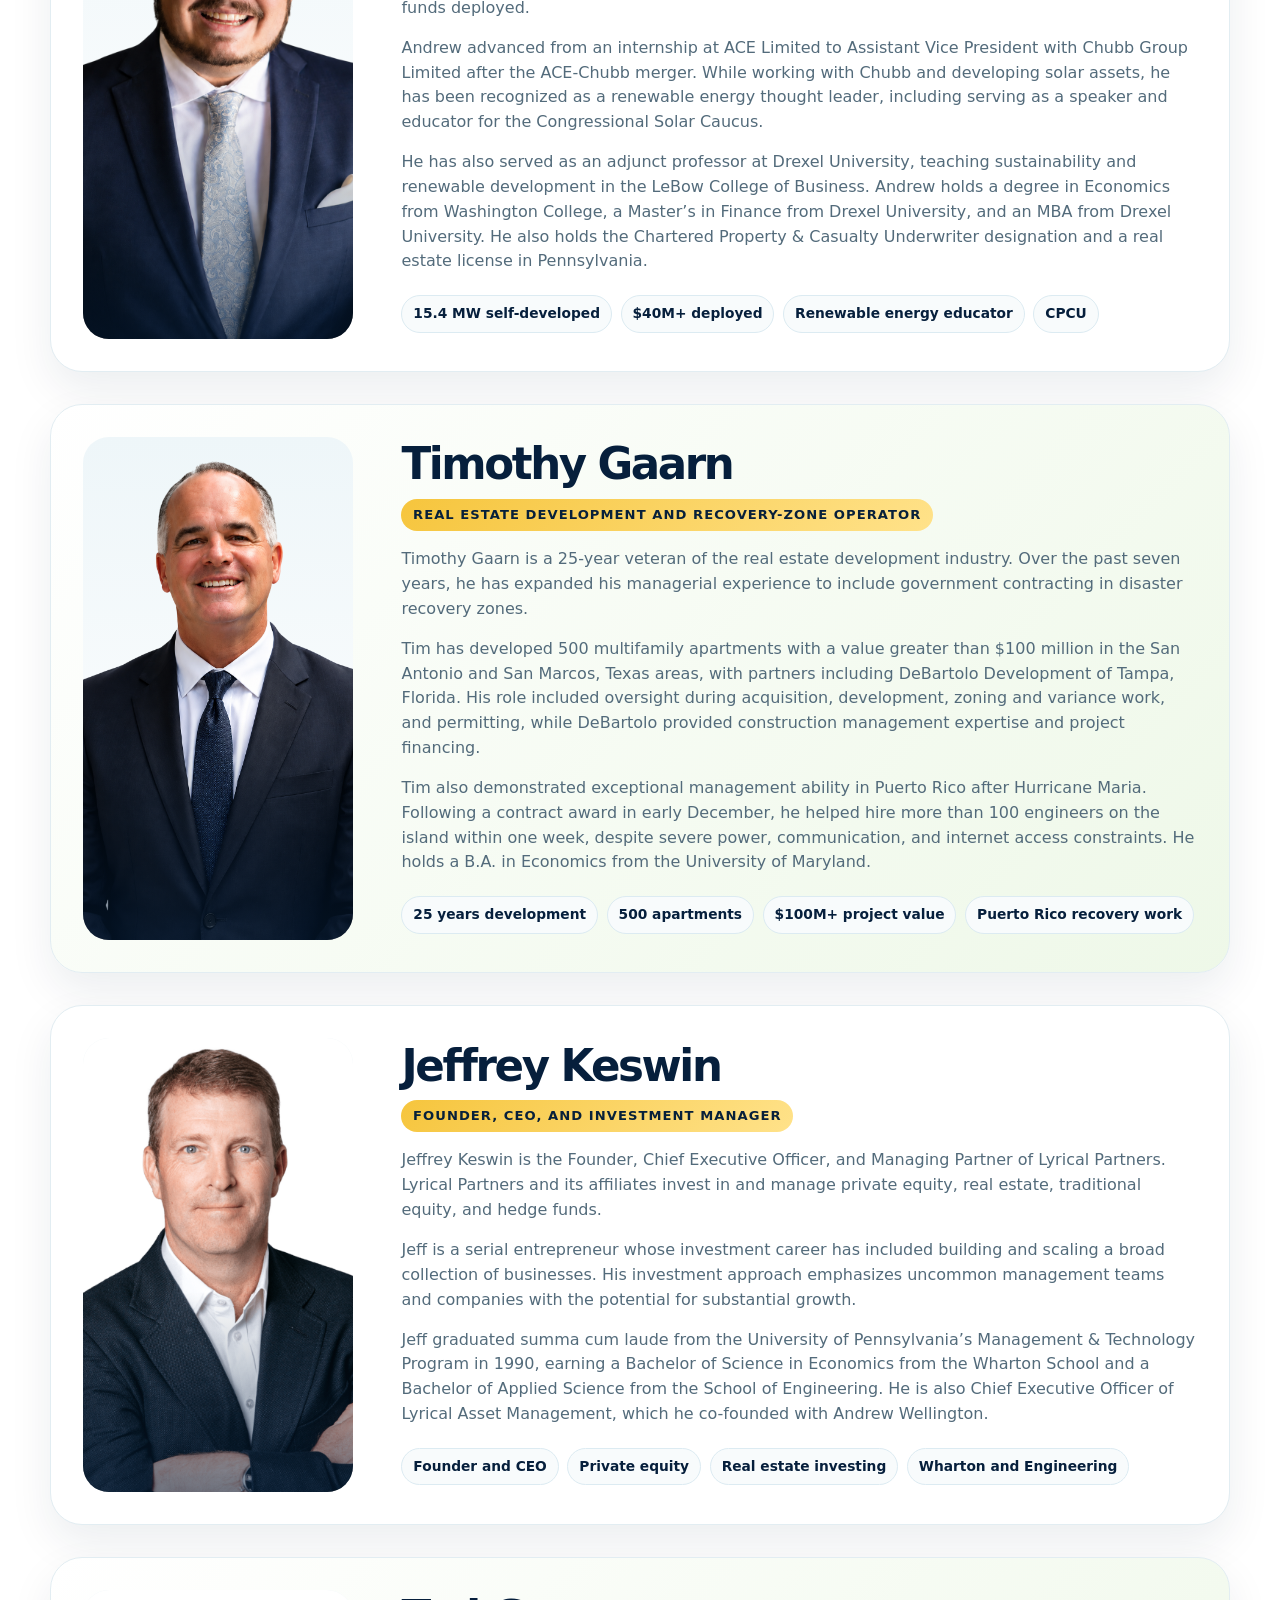
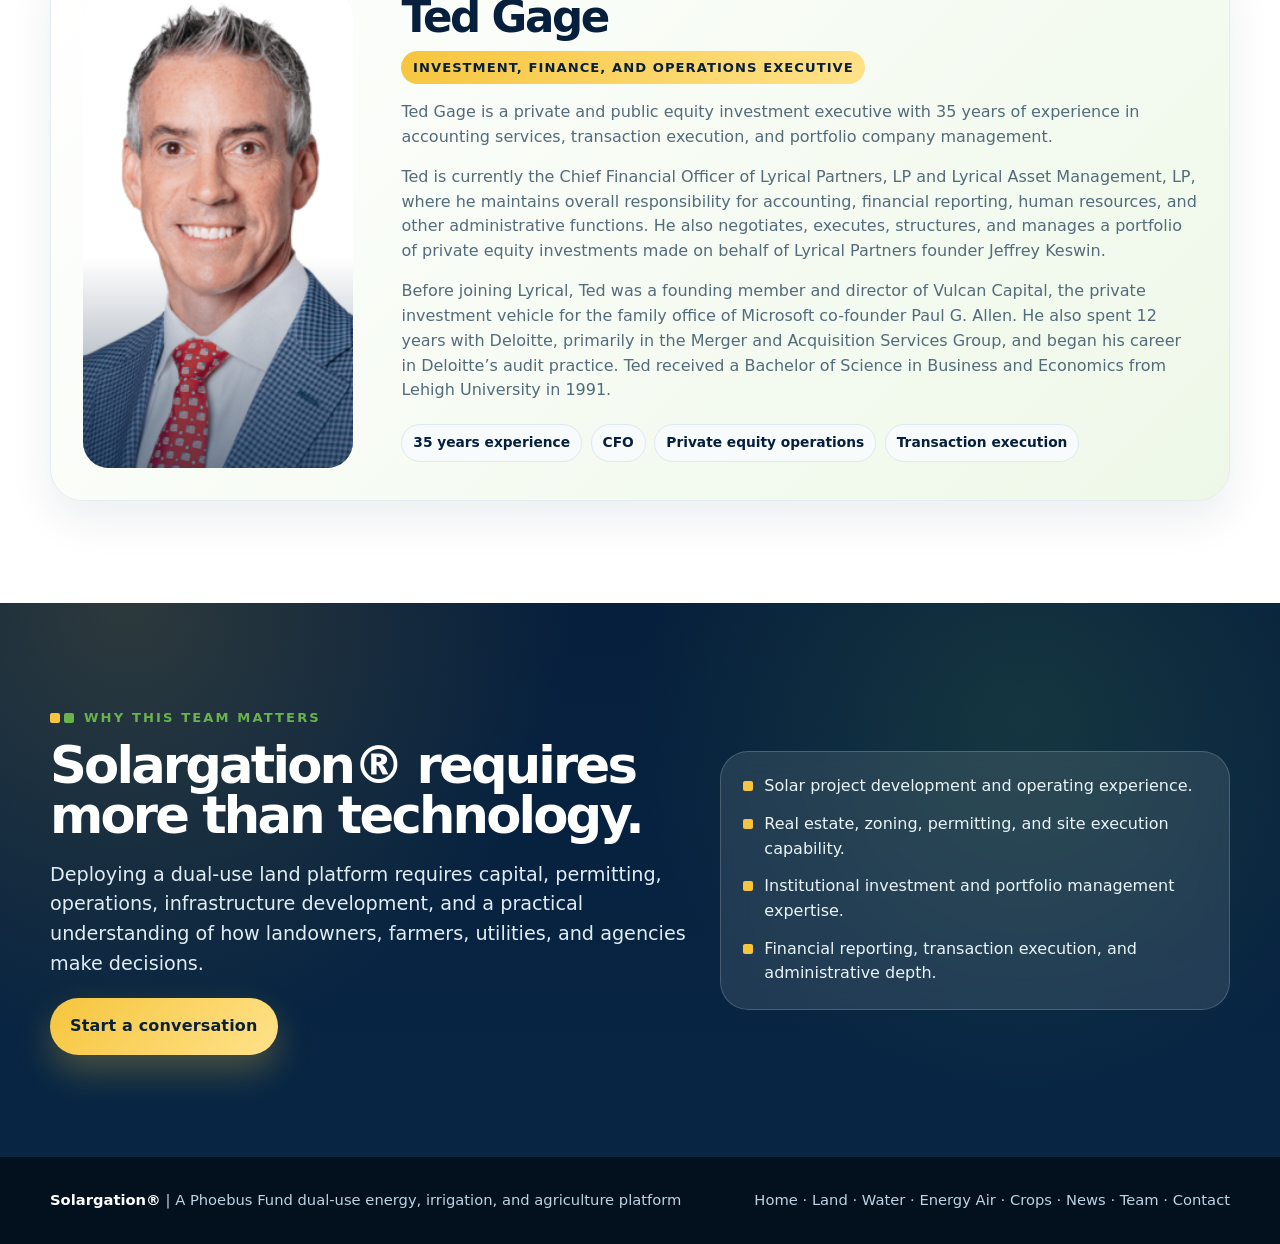
<file: about-team.html>
<!DOCTYPE html>

<html lang="en">
<head>
<meta charset="utf-8"/>
<meta content="width=device-width, initial-scale=1, viewport-fit=cover" name="viewport"/>
<meta content="Meet the Solargation® team: renewable energy development, real estate development, investment management, and financial operations experience supporting dual-use solar, irrigation, and agricultural infrastructure." name="description"/>
<link href="assets/favicon.ico" rel="icon" sizes="any"/>
<link href="assets/favicon-16x16.png" rel="icon" sizes="16x16" type="image/png"/>
<link href="assets/favicon-32x32.png" rel="icon" sizes="32x32" type="image/png"/>
<link href="assets/apple-touch-icon.png" rel="apple-touch-icon" sizes="180x180"/>
<link href="assets/site.webmanifest" rel="manifest"/>
<meta content="#061f3c" name="theme-color"/>
<title>About the Team | Solargation®</title>
<style>
        /* =========================================================
           SOLARGATION® THEME VARIABLES
           Keep these values aligned with the main Solargation site.
        ========================================================= */
        :root {
            --navy: #061f3c;
            --navy-2: #0a2a4e;
            --deep: #041526;
            --green: #69b34c;
            --gold: #f6c53d;
            --sky: #2aa7df;
            --ice: #e9f4f8;
            --white: #ffffff;
            --muted: #617487;

            --max-width: 1180px;
            --radius-lg: 28px;
            --radius-md: 22px;
            --shadow-lg: 0 26px 70px rgba(4, 21, 38, 0.18);
            --shadow-md: 0 14px 36px rgba(4, 21, 38, 0.10);

            --h1: clamp(2.6rem, 7vw, 6.2rem);
            --h2: clamp(2rem, 4vw, 4.1rem);
            --h3: clamp(1.25rem, 2vw, 1.7rem);
            --body: clamp(1rem, 1.25vw, 1.15rem);
            --small: clamp(0.82rem, 1vw, 0.96rem);
        }

        /* =========================================================
           BASE STYLES
        ========================================================= */
        * {
            box-sizing: border-box;
        }

        html {
            scroll-behavior: smooth;
        }

        body {
            margin: 0;
            font-family: Inter, ui-sans-serif, system-ui, -apple-system,
                BlinkMacSystemFont, "Segoe UI", sans-serif;
            color: var(--deep);
            background: #f8fbfc;
            line-height: 1.55;
            overflow-x: hidden;
        }

        img {
            display: block;
            max-width: 100%;
        }

        a {
            color: inherit;
            text-decoration: none;
        }

        .wrap {
            width: min(calc(100% - 40px), var(--max-width));
            margin-inline: auto;
        }

        section {
            padding: clamp(64px, 8vw, 120px) 0;
        }

        .eyebrow {
            display: inline-flex;
            align-items: center;
            gap: 1.5rem;
            color: var(--green);
            font-size: var(--small);
            font-weight: 800;
            letter-spacing: 0.16em;
            text-transform: uppercase;
        }

        .eyebrow::before {
            content: "";
            width: 10px;
            height: 10px;
            border-radius: 2px;
            background: var(--gold);
            box-shadow: 14px 0 0 var(--green);
        }

        .section-title {
            margin: 0.55rem 0 1rem;
            color: var(--navy);
            font-size: var(--h2);
            line-height: 0.98;
            letter-spacing: -0.055em;
        }

        .lead {
            max-width: 780px;
            color: #375064;
            font-size: clamp(1.08rem, 1.5vw, 1.34rem);
        }

        .btn {
            display: inline-flex;
            align-items: center;
            justify-content: center;
            min-height: 48px;
            padding: 1rem 1.25rem;
            border-radius: 999px;
            font-weight: 800;
            letter-spacing: 0.01em;
            transition: transform 0.22s ease, box-shadow 0.22s ease;
        }

        .btn:hover {
            transform: translateY(-2px);
        }

        .btn-primary {
            color: #09213a;
            background: linear-gradient(135deg, var(--gold), #ffe28a);
            box-shadow: 0 16px 34px rgba(246, 197, 61, 0.28);
        }

        .btn-secondary {
            color: var(--white);
            background: rgba(255, 255, 255, 0.08);
            border: 1px solid rgba(255, 255, 255, 0.35);
            backdrop-filter: blur(10px);
        }

        /* =========================================================
           HEADER / NAVIGATION
        ========================================================= */
        .site-header {
            position: fixed;
            inset: 0 0 auto 0;
            z-index: 50;
            background: rgba(6, 31, 60, 0.78);
            border-bottom: 1px solid rgba(255, 255, 255, 0.10);
            backdrop-filter: blur(16px);
        }

        .nav {
            height: 72px;
            display: flex;
            align-items: center;
            justify-content: space-between;
            gap: 1rem;
        }

        .brand {
            display: flex;
            align-items: center;
            gap: 0.8rem;
            color: var(--white);
            font-weight: 900;
            letter-spacing: 0.02em;
        }

        .brand img {
            width: 42px;
            height: 42px;
            object-fit: contain;
        }

        .brand small {
            display: block;
            color: #b9d4e6;
            font-size: 0.72rem;
            font-weight: 700;
            letter-spacing: 0.12em;
            text-transform: uppercase;
        }

        .nav-links {
            display: flex;
            align-items: center;
            gap: 1.1rem;
            color: #d8e7f0;
            font-size: 0.94rem;
            font-weight: 750;
        }

        .nav-links a {
            opacity: 0.9;
        }

        .nav-links a:hover,
        .nav-links a[aria-current="page"] {
            color: var(--gold);
            opacity: 1;
        }

        /* =========================================================
           HERO
        ========================================================= */
        .hero {
            min-height: 82svh;
            position: relative;
            display: grid;
            place-items: center;
            padding: 130px 0 80px;
            color: var(--white);
            background: var(--navy);
            overflow: hidden;
        }

        .hero::before {
            content: "";
            position: absolute;
            inset: 0;
            background-image:
                linear-gradient(
                    90deg,
                    rgba(4, 21, 38, 0.96) 0%,
                    rgba(4, 21, 38, 0.78) 45%,
                    rgba(4, 21, 38, 0.20) 100%
                ),
                url("assets/team-hero-bg.png");
            background-size: cover;
            background-position: center;
        }

        .hero::after {
            content: "";
            position: absolute;
            inset: auto -20% -22% -20%;
            height: 38%;
            background: radial-gradient(
                ellipse at center,
                rgba(105, 179, 76, 0.30),
                transparent 65%
            );
        }

        .hero-inner {
            position: relative;
            z-index: 1;
            display: grid;
            grid-template-columns: minmax(0, 1fr) minmax(300px, 0.72fr);
            gap: clamp(2rem, 6vw, 6rem);
            align-items: center;
        }

        .hero h1 {
            margin: 0.8rem 0 1.2rem;
            font-size: var(--h1);
            line-height: 0.91;
            letter-spacing: -0.07em;
        }

        .hero h1 span {
            display: block;
            color: var(--gold);
        }

        .hero p {
            max-width: 760px;
            margin: 0 0 1.7rem;
            color: var(--ice);
            font-size: clamp(1.05rem, 1.7vw, 1.45rem);
        }

        .hero-actions {
            display: flex;
            flex-wrap: wrap;
            gap: 0.85rem;
        }

        .hero-panel {
            padding: clamp(1.2rem, 3vw, 2rem);
            border: 1px solid rgba(255, 255, 255, 0.18);
            border-radius: var(--radius-lg);
            background: rgba(255, 255, 255, 0.10);
            box-shadow: 0 34px 90px rgba(0, 0, 0, 0.28);
            backdrop-filter: blur(18px);
        }

        .hero-panel img {
            width: 78px;
            margin-bottom: 1rem;
        }

        .hero-panel h2 {
            margin: 0 0 0.6rem;
            color: var(--white);
            font-size: clamp(1.35rem, 2.2vw, 2rem);
            line-height: 1.08;
        }

        .hero-panel p {
            margin: 0;
            color: #d8eaf2;
            font-size: 1rem;
        }

        /* =========================================================
           TEAM SUMMARY STRIP
        ========================================================= */
        .summary-strip {
            padding: 0;
            background: var(--white);
        }

        .summary-grid {
            transform: translateY(-42px);
            display: grid;
            grid-template-columns: repeat(4, 1fr);
            gap: 1rem;
        }

        .summary-card {
            padding: 1.25rem;
            border: 1px solid #e1ebf1;
            border-radius: 22px;
            background: linear-gradient(180deg, #ffffff, #f7fbfd);
            box-shadow: var(--shadow-md);
        }

        .summary-card b {
            display: block;
            color: var(--navy);
            font-size: 1.15rem;
        }

        .summary-card span {
            display: block;
            margin-top: 0.4rem;
            color: var(--muted);
            font-size: 0.95rem;
        }

        /* =========================================================
           TEAM MEMBER CARDS
        ========================================================= */
        .team-section {
            background: var(--white);
        }

        .team-intro {
            display: grid;
            grid-template-columns: 0.85fr 1.15fr;
            gap: clamp(2rem, 6vw, 6rem);
            align-items: end;
            margin-bottom: clamp(2rem, 5vw, 4rem);
        }

        .team-grid {
            display: grid;
            gap: clamp(1.25rem, 3vw, 2rem);
        }

        .team-card {
            display: grid;
            grid-template-columns: minmax(220px, 0.34fr) minmax(0, 1fr);
            gap: clamp(1.25rem, 4vw, 3rem);
            align-items: stretch;
            padding: clamp(1rem, 2.8vw, 2rem);
            border: 1px solid #e2edf2;
            border-radius: 32px;
            background: #ffffff;
            box-shadow: 0 18px 44px rgba(5, 32, 58, 0.08);
            overflow: hidden;
        }

        .team-card:nth-child(even) {
            background: linear-gradient(135deg, #ffffff, #eef8e8);
        }

        .portrait-wrap {
            position: relative;
            min-height: 100%;
            border-radius: 26px;
            overflow: hidden;
            background: linear-gradient(180deg, #eef6f9, #ffffff);
        }

        .portrait-wrap::after {
            content: "";
            position: absolute;
            inset: auto 0 0 0;
            height: 44%;
            background: linear-gradient(
                0deg,
                rgba(6, 31, 60, 0.55),
                transparent
            );
        }

        .portrait-wrap img {
            width: 100%;
            height: 100%;
            min-height: 320px;
            object-fit: cover;
            object-position: center top;
        }

        .team-content {
            display: flex;
            flex-direction: column;
            justify-content: center;
            padding: 0.4rem 0;
        }

        .team-content h2 {
            margin: 0;
            color: var(--navy);
            font-size: clamp(1.9rem, 3.4vw, 3.3rem);
            line-height: 0.98;
            letter-spacing: -0.055em;
        }

        .role {
            display: inline-flex;
            width: fit-content;
            margin: 0.8rem 0 1rem;
            padding: 0.38rem 0.72rem;
            border-radius: 999px;
            color: #07203a;
            background: linear-gradient(135deg, var(--gold), #ffe28a);
            font-size: 0.82rem;
            font-weight: 900;
            letter-spacing: 0.08em;
            text-transform: uppercase;
        }

        .team-content p {
            margin: 0 0 0.95rem;
            color: #536b7b;
            font-size: var(--body);
        }

        .highlights {
            display: flex;
            flex-wrap: wrap;
            gap: 0.55rem;
            margin-top: 0.35rem;
        }

        .tag {
            padding: 0.45rem 0.68rem;
            border: 1px solid #dcebf2;
            border-radius: 999px;
            color: var(--navy);
            background: #f8fbfc;
            font-size: 0.86rem;
            font-weight: 800;
        }

        /* =========================================================
           CTA
        ========================================================= */
        .cta {
            position: relative;
            color: var(--white);
            background: var(--deep);
            overflow: hidden;
        }

        .cta::before {
            content: "";
            position: absolute;
            inset: 0;
            background:
                radial-gradient(
                    circle at 10% 0%,
                    rgba(246, 197, 61, 0.16),
                    transparent 35%
                ),
                radial-gradient(
                    circle at 80% 20%,
                    rgba(105, 179, 76, 0.15),
                    transparent 35%
                ),
                linear-gradient(180deg, var(--navy), #082644);
        }

        .cta .wrap {
            position: relative;
            z-index: 1;
            display: grid;
            grid-template-columns: 1fr 0.8fr;
            gap: 2rem;
            align-items: center;
        }

        .cta h2 {
            margin: 0.6rem 0 1rem;
            color: var(--white);
            font-size: var(--h2);
            line-height: 0.98;
            letter-spacing: -0.055em;
        }

        .cta p {
            color: #e0edf4;
            font-size: clamp(1.05rem, 1.5vw, 1.3rem);
        }

        .cta-card {
            padding: 1.4rem;
            border: 1px solid rgba(255, 255, 255, 0.18);
            border-radius: var(--radius-lg);
            background: rgba(255, 255, 255, 0.10);
            backdrop-filter: blur(14px);
        }

        .cta-card ul {
            display: grid;
            gap: 0.8rem;
            margin: 0;
            padding: 0;
            list-style: none;
        }

        .cta-card li {
            display: flex;
            gap: 0.7rem;
            align-items: flex-start;
            color: #e9f4f8;
        }

        .cta-card li::before {
            content: "";
            flex: 0 0 auto;
            width: 10px;
            height: 10px;
            margin-top: 0.45rem;
            border-radius: 2px;
            background: var(--gold);
        }

        /* =========================================================
           FOOTER
        ========================================================= */
        .site-footer {
            padding: 2rem 0;
            color: #bcd4e2;
            background: #03111f;
        }

        .footer-inner {
            display: flex;
            justify-content: space-between;
            align-items: center;
            gap: 1rem;
            font-size: 0.92rem;
        }

        .footer-inner strong {
            color: var(--white);
        }

        /* =========================================================
           RESPONSIVE RULES
        ========================================================= */
        @media (max-width: 1000px) {
            .hero-inner,
            .team-intro,
            .cta .wrap {
                grid-template-columns: 1fr;
            }

            .summary-grid {
                grid-template-columns: repeat(2, 1fr);
            }

            .nav-links a:not(.btn) {
                display: none;
            }
        }

        @media (max-width: 760px) {
            .wrap {
                width: min(calc(100% - 28px), var(--max-width));
            }

            .nav {
                height: 64px;
            }

            .brand small {
                display: none;
            }

            .nav-links .btn {
                padding: 0.72rem 0.9rem;
                font-size: 0.88rem;
            }

            .hero {
                min-height: auto;
                padding: 105px 0 54px;
            }

            .hero h1 {
                font-size: clamp(2.35rem, 13vw, 4.1rem);
                line-height: 0.95;
            }

            .hero-actions,
            .summary-grid,
            .team-card {
                grid-template-columns: 1fr;
            }

            .summary-grid {
                transform: translateY(-20px);
            }

            .portrait-wrap img {
                min-height: 300px;
            }

            .footer-inner {
                display: block;
            }
        }

        @media (prefers-reduced-motion: reduce) {
            * {
                scroll-behavior: auto !important;
                transition: none !important;
                animation: none !important;
            }
        }
    </style>
<link href="assets/site-responsive.css" rel="stylesheet"/>
</head>
<body>
<!-- =========================================================
         SITE HEADER
    ========================================================== -->
<header aria-label="Site header" class="site-header">
<div class="wrap nav">
<a aria-label="Solargation® Home" class="brand" href="index.html">
<img alt="Solargation® mark" decoding="async" fetchpriority="high" loading="eager" src="assets/solargation-mark.png"/>
<span>
                    Solargation®
                    <small>by Phoebus</small>
</span>
</a><button aria-controls="primary-navigation" aria-expanded="false" aria-label="Open site navigation" class="nav-toggle" type="button"><span aria-hidden="true" class="nav-toggle-lines"></span></button>
<nav aria-label="Primary navigation" class="nav-links" id="primary-navigation">
<a aria-current="page" href="index.html">Home</a>
<a href="landuse.html">Land</a>
<a href="wateruse.html">Water</a>
<a href="energy.html">Energy</a>
<a href="air.html">Air</a>
<a href="crops.html">Crops</a>
<a href="livestock.html">Livestock</a>
<a href="news.html">News</a>
<a href="about-team.html">Team</a>
<a class="btn btn-primary" href="contact.html">Contact</a>
</nav>
</div>
</header>
<main id="top">
<!-- =====================================================
             HERO
        ====================================================== -->
<section aria-labelledby="hero-title" class="hero">
<div class="wrap hero-inner">
<div>
<span class="eyebrow">About the team</span>
<h1 id="hero-title">
                        Built by developers,
                        <span>operators, and investors.</span>
</h1>
<p>
                        The Solargation® team combines renewable energy development,
                        real estate execution, government contracting, investment management,
                        financial operations, and agricultural infrastructure experience.
                    </p>
<div class="hero-actions">
<a class="btn btn-primary" href="#team">Meet the team</a>
<a class="btn btn-secondary" href="contact.html">Contact Phoebus</a>
</div>
</div>
<aside aria-label="Team summary" class="hero-panel">
<img alt="" decoding="async" fetchpriority="high" loading="eager" src="assets/solargation-mark.png"/>
<h2>Experience across the full development lifecycle.</h2>
<p>
                        From site control, permitting, financing, and construction coordination
                        to portfolio management and operational execution, the team is structured
                        around turning dual-use infrastructure concepts into real projects.
                    </p>
</aside>
</div>
</section>
<!-- =====================================================
             EXPERIENCE SUMMARY
        ====================================================== -->
<section aria-label="Team experience summary" class="summary-strip">
<div class="wrap summary-grid">
<article class="summary-card">
<b>Solar development</b>
<span>Self-developed distributed and utility-scale solar assets.</span>
</article>
<article class="summary-card">
<b>Real estate execution</b>
<span>Development, zoning, variance, acquisition, and permitting experience.</span>
</article>
<article class="summary-card">
<b>Capital markets</b>
<span>Private equity, real estate, public equity, and hedge fund management.</span>
</article>
<article class="summary-card">
<b>Operations</b>
<span>Financial reporting, administration, contracting, and project management.</span>
</article>
</div>
</section>
<!-- =====================================================
             TEAM MEMBERS
        ====================================================== -->
<section aria-labelledby="team-title" class="team-section" id="team">
<div class="wrap">
<div class="team-intro">
<div>
<span class="eyebrow">Leadership</span>
<h2 class="section-title" id="team-title">
                            A cross-functional team for dual-use infrastructure.
                        </h2>
</div>
<p class="lead">
                        Solargation® sits at the intersection of energy, agriculture,
                        infrastructure, finance, and land development. The team reflects that
                        interdisciplinary requirement.
                    </p>
</div>
<div class="team-grid">
<!-- Andrew Kennedy -->
<article class="team-card">
<div class="portrait-wrap">
<img alt="Andrew Kennedy" decoding="async" loading="lazy" src="assets/andrew-kennedy.png"/>
</div>
<div class="team-content">
<h2>Andrew Kennedy</h2>
<span class="role">Solar developer and operating executive</span>
<p>
                                Andrew Kennedy is an experienced developer of solar energy assets
                                in the Northeast United States and a seasoned operational manager.
                                Since 2011, Andrew has self-developed 10 MWs of solar assets in
                                Massachusetts and 5.4 MWs in New Jersey, with more than $40 million
                                of total funds deployed.
                            </p>
<p>
                                Andrew advanced from an internship at ACE Limited to Assistant Vice
                                President with Chubb Group Limited after the ACE-Chubb merger. While
                                working with Chubb and developing solar assets, he has been recognized
                                as a renewable energy thought leader, including serving as a speaker
                                and educator for the Congressional Solar Caucus.
                            </p>
<p>
                                He has also served as an adjunct professor at Drexel University,
                                teaching sustainability and renewable development in the LeBow College
                                of Business. Andrew holds a degree in Economics from Washington College,
                                a Master’s in Finance from Drexel University, and an MBA from Drexel
                                University. He also holds the Chartered Property &amp; Casualty Underwriter
                                designation and a real estate license in Pennsylvania.
                            </p>
<div aria-label="Andrew Kennedy highlights" class="highlights">
<span class="tag">15.4 MW self-developed</span>
<span class="tag">$40M+ deployed</span>
<span class="tag">Renewable energy educator</span>
<span class="tag">CPCU</span>
</div>
</div>
</article>
<!-- Timothy Gaarn -->
<article class="team-card">
<div class="portrait-wrap">
<img alt="Timothy Gaarn" decoding="async" loading="lazy" src="assets/timothy-gaarn.png"/>
</div>
<div class="team-content">
<h2>Timothy Gaarn</h2>
<span class="role">Real estate development and recovery-zone operator</span>
<p>
                                Timothy Gaarn is a 25-year veteran of the real estate development
                                industry. Over the past seven years, he has expanded his managerial
                                experience to include government contracting in disaster recovery zones.
                            </p>
<p>
                                Tim has developed 500 multifamily apartments with a value greater than
                                $100 million in the San Antonio and San Marcos, Texas areas, with
                                partners including DeBartolo Development of Tampa, Florida. His role
                                included oversight during acquisition, development, zoning and variance
                                work, and permitting, while DeBartolo provided construction management
                                expertise and project financing.
                            </p>
<p>
                                Tim also demonstrated exceptional management ability in Puerto Rico
                                after Hurricane Maria. Following a contract award in early December,
                                he helped hire more than 100 engineers on the island within one week,
                                despite severe power, communication, and internet access constraints.
                                He holds a B.A. in Economics from the University of Maryland.
                            </p>
<div aria-label="Timothy Gaarn highlights" class="highlights">
<span class="tag">25 years development</span>
<span class="tag">500 apartments</span>
<span class="tag">$100M+ project value</span>
<span class="tag">Puerto Rico recovery work</span>
</div>
</div>
</article>
<!-- Jeffrey Keswin -->
<article class="team-card">
<div class="portrait-wrap">
<img alt="Jeffrey Keswin" decoding="async" loading="lazy" src="assets/jeffrey-keswin.png"/>
</div>
<div class="team-content">
<h2>Jeffrey Keswin</h2>
<span class="role">Founder, CEO, and investment manager</span>
<p>
                                Jeffrey Keswin is the Founder, Chief Executive Officer, and Managing
                                Partner of Lyrical Partners. Lyrical Partners and its affiliates invest
                                in and manage private equity, real estate, traditional equity, and hedge
                                funds.
                            </p>
<p>
                                Jeff is a serial entrepreneur whose investment career has included
                                building and scaling a broad collection of businesses. His investment
                                approach emphasizes uncommon management teams and companies with the
                                potential for substantial growth.
                            </p>
<p>
                                Jeff graduated summa cum laude from the University of Pennsylvania’s
                                Management &amp; Technology Program in 1990, earning a Bachelor of Science
                                in Economics from the Wharton School and a Bachelor of Applied Science
                                from the School of Engineering. He is also Chief Executive Officer of
                                Lyrical Asset Management, which he co-founded with Andrew Wellington.
                            </p>
<div aria-label="Jeffrey Keswin highlights" class="highlights">
<span class="tag">Founder and CEO</span>
<span class="tag">Private equity</span>
<span class="tag">Real estate investing</span>
<span class="tag">Wharton and Engineering</span>
</div>
</div>
</article>
<!-- Ted Gage -->
<article class="team-card">
<div class="portrait-wrap">
<img alt="Ted Gage" decoding="async" loading="lazy" src="assets/ted-gage.png"/>
</div>
<div class="team-content">
<h2>Ted Gage</h2>
<span class="role">Investment, finance, and operations executive</span>
<p>
                                Ted Gage is a private and public equity investment executive with
                                35 years of experience in accounting services, transaction execution,
                                and portfolio company management.
                            </p>
<p>
                                Ted is currently the Chief Financial Officer of Lyrical Partners, LP
                                and Lyrical Asset Management, LP, where he maintains overall
                                responsibility for accounting, financial reporting, human resources,
                                and other administrative functions. He also negotiates, executes,
                                structures, and manages a portfolio of private equity investments made
                                on behalf of Lyrical Partners founder Jeffrey Keswin.
                            </p>
<p>
                                Before joining Lyrical, Ted was a founding member and director of
                                Vulcan Capital, the private investment vehicle for the family office of
                                Microsoft co-founder Paul G. Allen. He also spent 12 years with Deloitte,
                                primarily in the Merger and Acquisition Services Group, and began his
                                career in Deloitte’s audit practice. Ted received a Bachelor of Science
                                in Business and Economics from Lehigh University in 1991.
                            </p>
<div aria-label="Ted Gage highlights" class="highlights">
<span class="tag">35 years experience</span>
<span class="tag">CFO</span>
<span class="tag">Private equity operations</span>
<span class="tag">Transaction execution</span>
</div>
</div>
</article>
</div>
</div>
</section>
<!-- =====================================================
             CTA
        ====================================================== -->
<section aria-labelledby="cta-title" class="cta">
<div class="wrap">
<div>
<span class="eyebrow">Why this team matters</span>
<h2 id="cta-title">
                        Solargation® requires more than technology.
                    </h2>
<p>
                        Deploying a dual-use land platform requires capital, permitting,
                        operations, infrastructure development, and a practical understanding of
                        how landowners, farmers, utilities, and agencies make decisions.
                    </p>
<a class="btn btn-primary" href="contact.html">Start a conversation</a>
</div>
<aside aria-label="Team strengths" class="cta-card">
<ul>
<li>Solar project development and operating experience.</li>
<li>Real estate, zoning, permitting, and site execution capability.</li>
<li>Institutional investment and portfolio management expertise.</li>
<li>Financial reporting, transaction execution, and administrative depth.</li>
</ul>
</aside>
</div>
</section>
</main>
<!-- =========================================================
         FOOTER
    ========================================================== -->
<footer class="site-footer">
<div class="wrap footer-inner">
<div>
<strong>Solargation®</strong> | A Phoebus Fund dual-use energy,
                irrigation, and agriculture platform
            </div>
<div>
<a href="index.html">Home</a> ·
                <a href="landuse.html">Land</a> ·
                <a href="wateruse.html">Water</a> ·
                <a href="energy.html">Energy</a>
<a href="air.html">Air</a> ·
                <a href="crops.html">Crops</a> ·
                <a href="news.html">News</a> ·
                <a href="about-team.html">Team</a> ·
                <a href="contact.html">Contact</a>
</div>
</div>
</footer>
<script defer="defer" src="assets/site-navigation.js"></script>
</body>
</html>
</file>
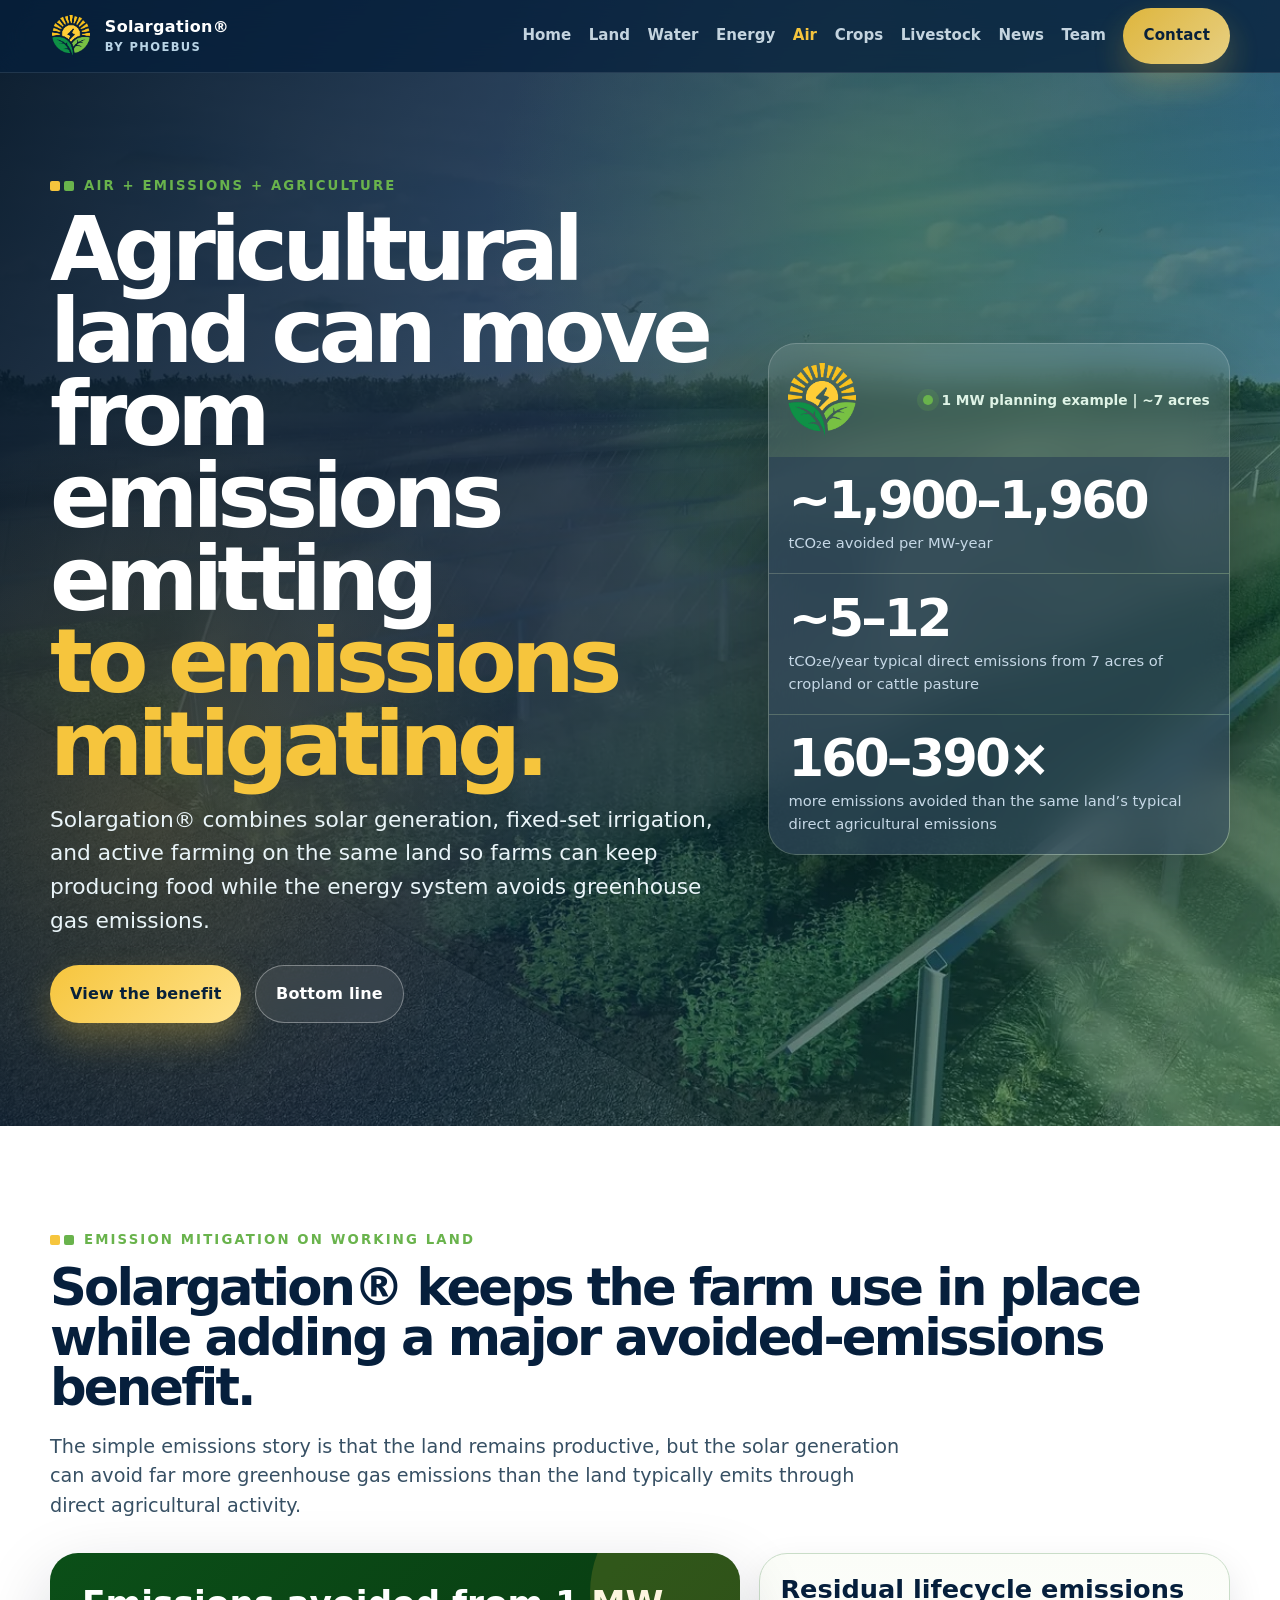
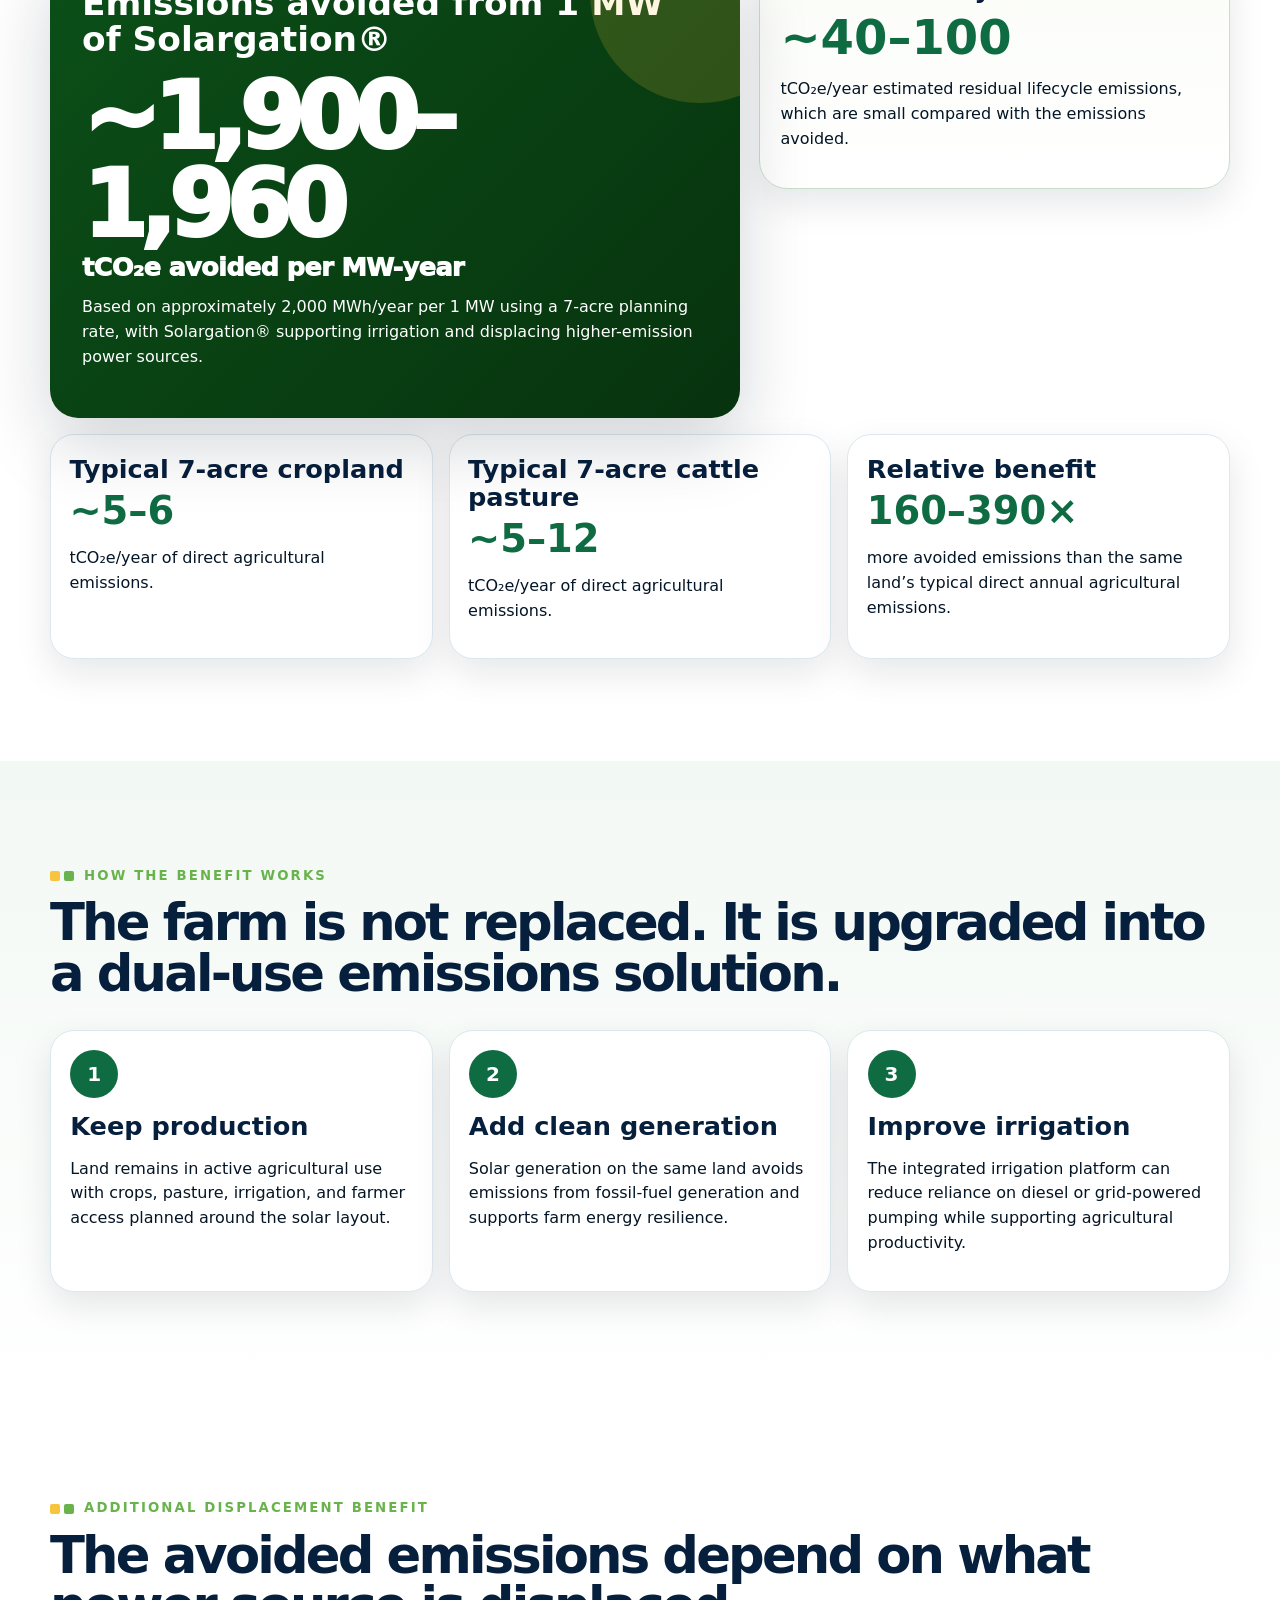
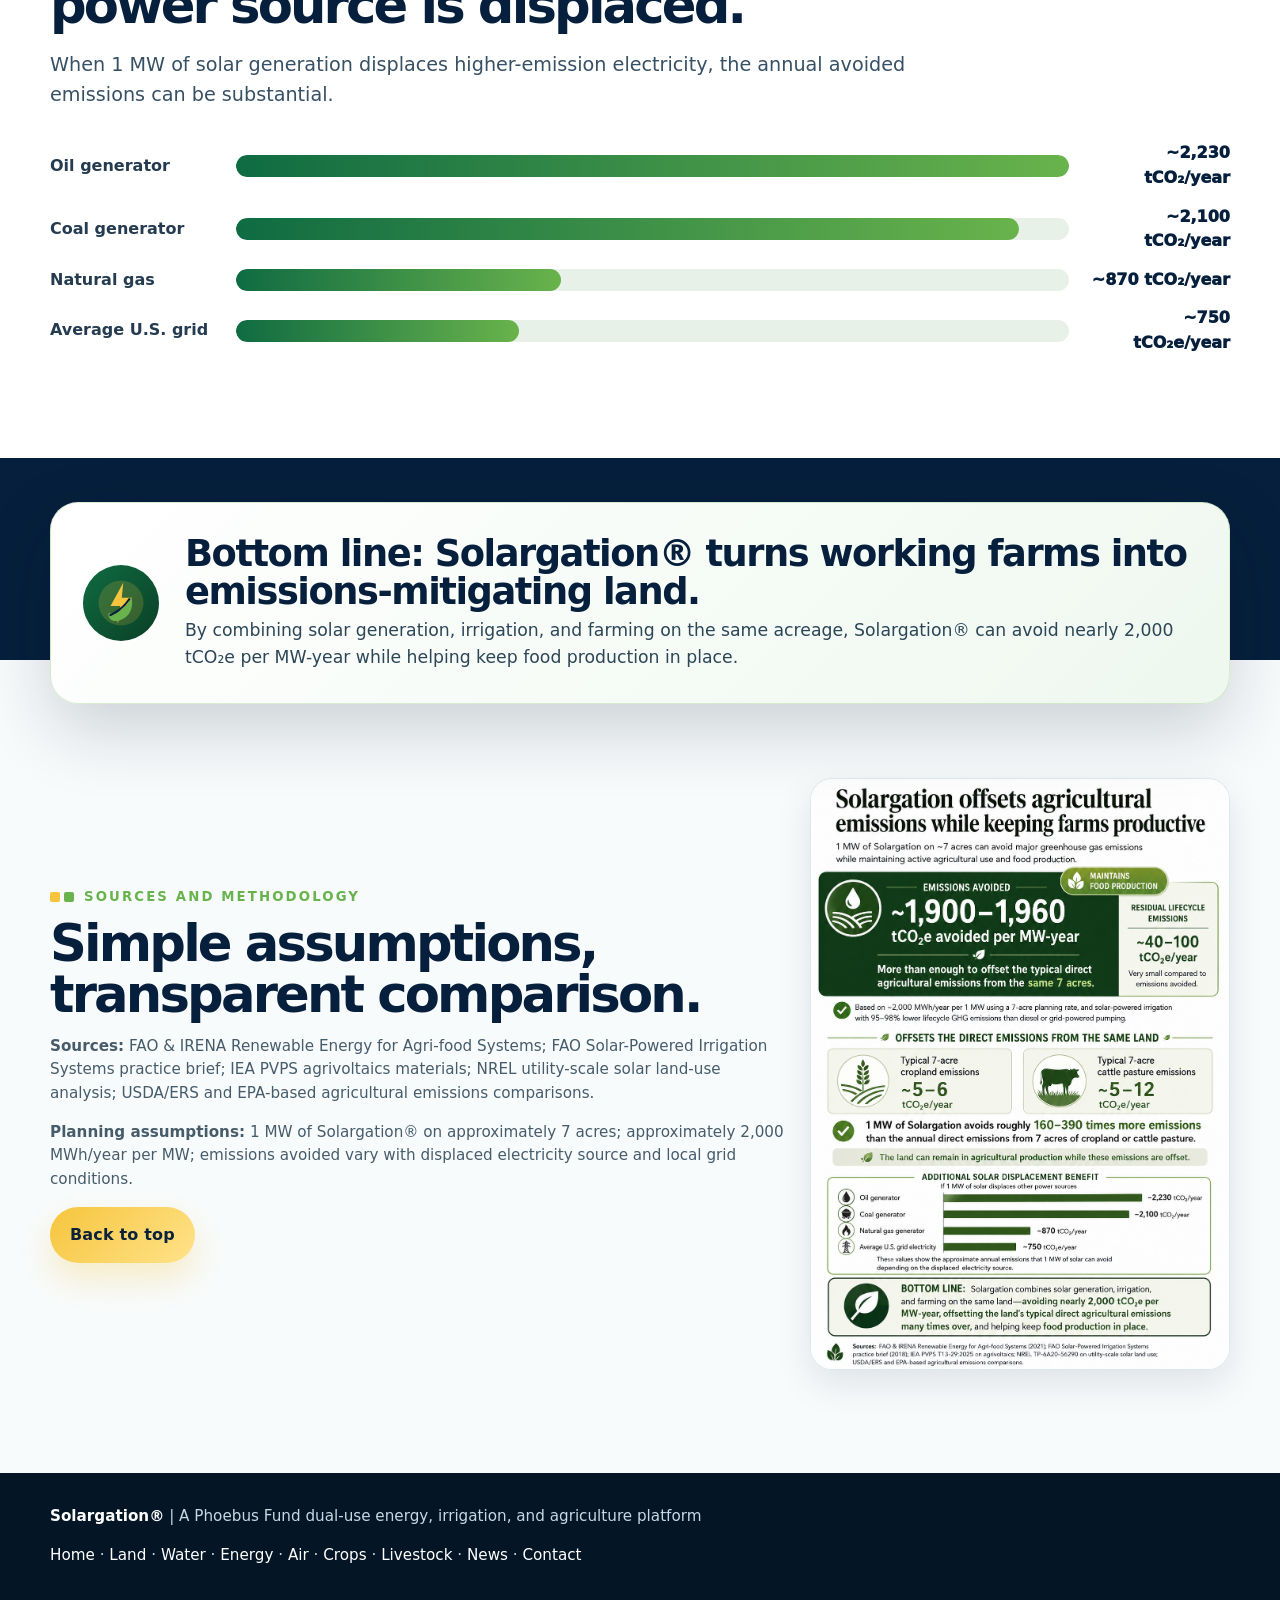
<file: air.html>
<!DOCTYPE html>
<html lang="en">
<head>
<meta charset="utf-8"/>
<meta content="width=device-width, initial-scale=1, viewport-fit=cover" name="viewport"/>
<meta content="Solargation® air and emissions benefit: turning agricultural land from a direct emissions source into land that continues producing food while helping mitigate greenhouse gas emissions." name="description"/>
<link href="assets/favicon.ico" rel="icon" sizes="any"/>
<link href="assets/favicon-16x16.png" rel="icon" sizes="16x16" type="image/png"/>
<link href="assets/favicon-32x32.png" rel="icon" sizes="32x32" type="image/png"/>
<link href="assets/apple-touch-icon.png" rel="apple-touch-icon" sizes="180x180"/>
<link href="assets/site.webmanifest" rel="manifest"/>
<meta content="#061f3c" name="theme-color"/>
<title>Solargation® | Air + Emissions Benefit</title>
<style>
:root{--navy:#061f3c;--navy-2:#0a2a4e;--deep:#041526;--green:#69b34c;--green-2:#0f6b42;--gold:#f6c53d;--sky:#2aa7df;--ice:#e9f4f8;--white:#fff;--muted:#617487;--line:#dce8ef;--max:1180px;--radius:28px;--shadow:0 26px 70px rgba(4,21,38,.18);--soft:0 14px 36px rgba(4,21,38,.10);--h1:clamp(2.55rem,7vw,6.1rem);--h2:clamp(2rem,4vw,4.15rem);--h3:clamp(1.18rem,2vw,1.7rem);--small:clamp(.83rem,1vw,.96rem)}
*{box-sizing:border-box}html{scroll-behavior:smooth}body{margin:0;font-family:Inter,ui-sans-serif,system-ui,-apple-system,BlinkMacSystemFont,"Segoe UI",sans-serif;color:var(--deep);background:#f8fbfc;line-height:1.55;overflow-x:hidden}img{max-width:100%;display:block}a{color:inherit;text-decoration:none}.wrap{width:min(calc(100% - 40px),var(--max));margin-inline:auto}.eyebrow{display:inline-flex;gap:1.5rem;align-items:center;text-transform:uppercase;letter-spacing:.16em;font-size:var(--small);font-weight:800;color:var(--green)}.eyebrow:before{content:"";width:10px;height:10px;background:var(--gold);border-radius:2px;box-shadow:14px 0 0 var(--green)}.btn{display:inline-flex;align-items:center;justify-content:center;gap:.55rem;padding:1rem 1.25rem;border-radius:999px;font-weight:800;letter-spacing:.01em;transition:transform .22s ease,box-shadow .22s ease,background .22s ease;min-height:48px}.btn:hover{transform:translateY(-2px)}.btn-primary{background:linear-gradient(135deg,var(--gold),#ffe28a);color:#09213a;box-shadow:0 16px 34px rgba(246,197,61,.28)}.btn-secondary{border:1px solid rgba(255,255,255,.35);color:#fff;background:rgba(255,255,255,.08);backdrop-filter:blur(10px)}
.site-header{position:fixed;inset:0 0 auto 0;z-index:50;background:rgba(6,31,60,.78);border-bottom:1px solid rgba(255,255,255,.10);backdrop-filter:blur(16px)}.nav{height:72px;display:flex;align-items:center;justify-content:space-between;gap:1rem}.brand{display:flex;align-items:center;gap:.8rem;color:#fff;font-weight:900;letter-spacing:.02em}.brand img{width:42px;height:42px;object-fit:contain}.brand small{display:block;color:#b9d4e6;font-weight:700;font-size:.72rem;letter-spacing:.12em;text-transform:uppercase}.nav-links{display:flex;align-items:center;gap:1.1rem;color:#d8e7f0;font-weight:750;font-size:.94rem}.nav-links a{opacity:.9}.nav-links a:hover,.nav-links a[aria-current="page"]{opacity:1;color:var(--gold)}.nav-toggle{display:none;appearance:none;border:1px solid rgba(255,255,255,.25);border-radius:14px;background:rgba(255,255,255,.08);color:#fff;width:48px;height:48px}.nav-toggle-lines,.nav-toggle-lines:before,.nav-toggle-lines:after{display:block;width:22px;height:2px;background:#fff;border-radius:999px;content:"";margin:auto}.nav-toggle-lines:before{transform:translateY(-7px)}.nav-toggle-lines:after{transform:translateY(5px)}
section{padding:clamp(64px,8vw,112px) 0}.section-title{font-size:var(--h2);line-height:.98;letter-spacing:-.055em;margin:.55rem 0 1rem;color:var(--navy)}.lead{font-size:clamp(1.08rem,1.5vw,1.36rem);color:#375064;max-width:860px}.hero{min-height:100svh;position:relative;display:grid;place-items:center;color:#fff;background:var(--navy);overflow:hidden}.hero:before{content:"";position:absolute;inset:0;background:linear-gradient(115deg,rgba(4,21,38,.96),rgba(6,31,60,.72) 46%,rgba(15,107,66,.46)),url('assets/hero-1600.webp') center/cover no-repeat;transform:scale(1.02)}.hero:after{content:"";position:absolute;inset:0;background:radial-gradient(circle at 70% 20%,rgba(105,179,76,.30),transparent 32%),radial-gradient(circle at 12% 72%,rgba(246,197,61,.18),transparent 28%)}.hero-inner{position:relative;z-index:2;display:grid;grid-template-columns:minmax(0,1.04fr) minmax(340px,.72fr);gap:clamp(2rem,4vw,4rem);align-items:center;padding-top:72px}.hero h1{font-size:var(--h1);line-height:.92;letter-spacing:-.065em;margin:.55rem 0 1.1rem}.hero h1 span{display:block;color:var(--gold)}.hero p{font-size:clamp(1.05rem,1.7vw,1.42rem);max-width:780px;color:#e9f4f8;margin:0 0 1.7rem}.hero-actions{display:flex;gap:.85rem;flex-wrap:wrap}.hero-panel{background:rgba(255,255,255,.10);border:1px solid rgba(255,255,255,.18);border-radius:var(--radius);backdrop-filter:blur(18px);box-shadow:0 34px 90px rgba(0,0,0,.28);overflow:hidden}.panel-top{padding:1.2rem;display:flex;align-items:center;justify-content:space-between;gap:1rem}.panel-top img{width:68px}.status{display:flex;align-items:center;gap:.5rem;color:#dff3e6;font-weight:800;font-size:.86rem;text-align:right}.status i{display:block;flex:0 0 auto;width:10px;height:10px;background:var(--green);border-radius:50%;box-shadow:0 0 0 6px rgba(105,179,76,.18)}.metric-grid{display:grid;grid-template-columns:1fr;gap:1px;background:rgba(255,255,255,.12)}.metric{padding:1.15rem 1.2rem;background:rgba(6,31,60,.48)}.metric b{display:block;font-size:clamp(1.75rem,4vw,3.45rem);line-height:1;color:#fff;letter-spacing:-.055em}.metric span{display:block;color:#c6d8e6;font-size:.92rem;margin-top:.36rem}
.benefit{background:#fff}.impact-grid{display:grid;grid-template-columns:minmax(0,1.1fr) minmax(280px,.75fr);gap:1.2rem;align-items:start;margin-top:2rem}.large-card{border-radius:var(--radius);background:linear-gradient(135deg,#0b4f18,#07330e);color:#fff;box-shadow:var(--shadow);padding:clamp(1.4rem,3vw,2rem);position:relative;overflow:hidden}.large-card:after{content:"";position:absolute;right:-70px;top:-70px;width:220px;height:220px;border-radius:50%;background:rgba(246,197,61,.16)}.large-card h3{font-size:clamp(1.4rem,3vw,2.15rem);line-height:1.05;margin:0 0 1rem}.big-number{font-size:clamp(3rem,8vw,5.8rem);font-weight:950;line-height:.95;letter-spacing:-.075em;color:#fff}.big-number small{display:block;font-size:clamp(1.2rem,2vw,1.75rem);letter-spacing:-.025em;margin-top:.35rem}.side-card{border:1px solid #c9ddc8;border-radius:var(--radius);background:linear-gradient(180deg,#fbfdf8,#fff);padding:1.25rem;box-shadow:var(--soft)}.side-card h3,.mini-card h3,.bar-card h3{margin:.1rem 0 .55rem;color:var(--navy);font-size:var(--h3);line-height:1.1}.side-card strong{display:block;color:var(--green-2);font-size:clamp(2rem,4vw,3rem);line-height:1;margin:.6rem 0}.mini-grid{display:grid;grid-template-columns:repeat(3,1fr);gap:1rem;margin-top:1rem}.mini-card{border:1px solid var(--line);border-radius:24px;background:#fff;padding:1.15rem;box-shadow:var(--soft)}.mini-card strong{display:block;color:var(--green-2);font-size:clamp(1.7rem,3vw,2.45rem);line-height:1;margin:.55rem 0}.story{background:linear-gradient(180deg,#f2f8f4,#fff)}.steps{display:grid;grid-template-columns:repeat(3,1fr);gap:1rem;margin-top:2rem}.step{background:#fff;border:1px solid var(--line);border-radius:24px;padding:1.2rem;box-shadow:var(--soft)}.step b{display:grid;place-items:center;width:48px;height:48px;border-radius:50%;background:var(--green-2);color:#fff;font-size:1.25rem;margin-bottom:.9rem}.step h3{margin:0 0 .5rem;color:var(--navy);font-size:var(--h3);line-height:1.1}.displacement{background:#fff}.bars{display:grid;gap:.85rem;margin-top:2rem}.bar-row{display:grid;grid-template-columns:170px 1fr 145px;align-items:center;gap:1rem}.bar-label{font-weight:800;color:#243b50}.bar-track{height:22px;border-radius:999px;background:#e8f1e7;overflow:hidden}.bar-fill{height:100%;border-radius:999px;background:linear-gradient(90deg,#0f6b42,#69b34c)}.bar-value{font-weight:950;color:var(--navy);text-align:right}.bottom-line{background:var(--navy);color:#fff;padding:0}.bottom-card{transform:translateY(44px);border-radius:var(--radius);background:linear-gradient(135deg,#fff,#eef8ef);color:var(--deep);box-shadow:var(--shadow);display:grid;grid-template-columns:86px 1fr;gap:1rem;align-items:center;padding:clamp(1.25rem,3vw,2rem);border:1px solid rgba(105,179,76,.25)}.leaf-mark{width:76px;height:76px;border-radius:50%;background:linear-gradient(135deg,var(--green-2),#0b3f25);display:grid;place-items:center}.leaf-mark img{width:48px}.bottom-card h2{margin:0 0 .35rem;color:var(--navy);font-size:clamp(1.6rem,3vw,2.3rem);letter-spacing:-.04em;line-height:1.04}.bottom-card p{margin:0;font-size:1.08rem;color:#2c4657}.source{padding-top:118px;background:#f8fbfc}.source-grid{display:grid;grid-template-columns:minmax(0,1fr) minmax(280px,420px);gap:1.5rem;align-items:center}.source p{color:#465c6b}.source img{border-radius:22px;box-shadow:var(--soft);border:1px solid var(--line)}.sources-list{font-size:.95rem}.site-footer{background:var(--deep);color:#c8d8e3;padding:2rem 0}.footer-inner{display:flex;justify-content:space-between;gap:1rem;align-items:center;flex-wrap:wrap;font-size:.95rem}.footer-inner strong{color:#fff}.footer-inner a{color:#fff}.footer-inner a:hover{color:var(--gold)}
@media (max-width:1040px){.nav-toggle{display:grid}.nav-links{position:fixed;inset:72px 0 auto 0;background:rgba(6,31,60,.96);display:grid;padding:1rem 20px 1.4rem;border-bottom:1px solid rgba(255,255,255,.12);transform:translateY(-120%);transition:transform .25s ease}.site-header[data-menu-open="true"] .nav-links{transform:translateY(0)}.hero-inner,.impact-grid,.source-grid{grid-template-columns:1fr}.hero{min-height:auto}.hero-inner{padding-block:132px 72px}.hero-panel{max-width:620px}.mini-grid,.steps{grid-template-columns:1fr}.bar-row{grid-template-columns:1fr}.bar-value{text-align:left}.bottom-card{grid-template-columns:1fr}.footer-inner{align-items:flex-start}}
@media (max-width:620px){.wrap{width:min(calc(100% - 28px),var(--max))}.brand small{display:none}.nav{height:68px}.nav-links{inset:68px 0 auto 0}.hero-inner{padding-top:118px}.panel-top{align-items:flex-start;flex-direction:column}.status{text-align:left}.metric b{font-size:2.2rem}.section-title{letter-spacing:-.04em}.bottom-card{transform:translateY(32px)}}
</style>
</head>
<body>
<header aria-label="Site header" class="site-header">
<div class="wrap nav">
<a aria-label="Solargation® Home" class="brand" href="index.html"><img alt="Solargation® mark" decoding="async" fetchpriority="high" loading="eager" src="assets/solargation-mark.png"/><span>Solargation®<small>by Phoebus</small></span></a>
<button aria-controls="primary-navigation" aria-expanded="false" aria-label="Open site navigation" class="nav-toggle" type="button"><span aria-hidden="true" class="nav-toggle-lines"></span></button>
<nav aria-label="Primary navigation" class="nav-links" id="primary-navigation">
<a href="index.html">Home</a><a href="landuse.html">Land</a><a href="wateruse.html">Water</a><a href="energy.html">Energy</a><a aria-current="page" href="air.html">Air</a><a href="crops.html">Crops</a><a href="livestock.html">Livestock</a><a href="news.html">News</a><a href="about-team.html">Team</a><a class="btn btn-primary" href="contact.html">Contact</a>
</nav>
</div>
</header>
<main id="top">
<section aria-labelledby="hero-title" class="hero">
<div class="wrap hero-inner">
<div>
<span class="eyebrow">Air + Emissions + Agriculture</span>
<h1 id="hero-title">Agricultural land can move from emissions emitting <span>to emissions mitigating.</span></h1>
<p>Solargation® combines solar generation, fixed-set irrigation, and active farming on the same land so farms can keep producing food while the energy system avoids greenhouse gas emissions.</p>
<div class="hero-actions"><a class="btn btn-primary" href="#benefit">View the benefit</a><a class="btn btn-secondary" href="#bottom-line">Bottom line</a></div>
</div>
<aside aria-label="Air benefit summary" class="hero-panel">
<div class="panel-top"><img alt="" decoding="async" fetchpriority="high" loading="eager" src="assets/solargation-mark.png"/><span class="status"><i></i>1 MW planning example | ~7 acres</span></div>
<div class="metric-grid">
<div class="metric"><b>~1,900–1,960</b><span>tCO₂e avoided per MW-year</span></div>
<div class="metric"><b>~5–12</b><span>tCO₂e/year typical direct emissions from 7 acres of cropland or cattle pasture</span></div>
<div class="metric"><b>160–390×</b><span>more emissions avoided than the same land’s typical direct agricultural emissions</span></div>
</div>
</aside>
</div>
</section>
<section aria-labelledby="benefit-title" class="benefit" id="benefit">
<div class="wrap">
<span class="eyebrow">Emission mitigation on working land</span>
<h2 class="section-title" id="benefit-title">Solargation® keeps the farm use in place while adding a major avoided-emissions benefit.</h2>
<p class="lead">The simple emissions story is that the land remains productive, but the solar generation can avoid far more greenhouse gas emissions than the land typically emits through direct agricultural activity.</p>
<div class="impact-grid">
<article class="large-card">
<h3>Emissions avoided from 1 MW of Solargation®</h3>
<div class="big-number">~1,900–1,960<small>tCO₂e avoided per MW-year</small></div>
<p>Based on approximately 2,000 MWh/year per 1 MW using a 7-acre planning rate, with Solargation® supporting irrigation and displacing higher-emission power sources.</p>
</article>
<article class="side-card">
<h3>Residual lifecycle emissions</h3>
<strong>~40–100</strong>
<p>tCO₂e/year estimated residual lifecycle emissions, which are small compared with the emissions avoided.</p>
</article>
</div>
<div class="mini-grid" aria-label="same land emissions comparison">
<article class="mini-card"><h3>Typical 7-acre cropland</h3><strong>~5–6</strong><p>tCO₂e/year of direct agricultural emissions.</p></article>
<article class="mini-card"><h3>Typical 7-acre cattle pasture</h3><strong>~5–12</strong><p>tCO₂e/year of direct agricultural emissions.</p></article>
<article class="mini-card"><h3>Relative benefit</h3><strong>160–390×</strong><p>more avoided emissions than the same land’s typical direct annual agricultural emissions.</p></article>
</div>
</div>
</section>
<section aria-labelledby="story-title" class="story" id="story">
<div class="wrap">
<span class="eyebrow">How the benefit works</span>
<h2 class="section-title" id="story-title">The farm is not replaced. It is upgraded into a dual-use emissions solution.</h2>
<div class="steps">
<article class="step"><b>1</b><h3>Keep production</h3><p>Land remains in active agricultural use with crops, pasture, irrigation, and farmer access planned around the solar layout.</p></article>
<article class="step"><b>2</b><h3>Add clean generation</h3><p>Solar generation on the same land avoids emissions from fossil-fuel generation and supports farm energy resilience.</p></article>
<article class="step"><b>3</b><h3>Improve irrigation</h3><p>The integrated irrigation platform can reduce reliance on diesel or grid-powered pumping while supporting agricultural productivity.</p></article>
</div>
</div>
</section>
<section aria-labelledby="displacement-title" class="displacement" id="displacement">
<div class="wrap">
<span class="eyebrow">Additional displacement benefit</span>
<h2 class="section-title" id="displacement-title">The avoided emissions depend on what power source is displaced.</h2>
<p class="lead">When 1 MW of solar generation displaces higher-emission electricity, the annual avoided emissions can be substantial.</p>
<div class="bars">
<div class="bar-row"><div class="bar-label">Oil generator</div><div class="bar-track"><div class="bar-fill" style="width:100%"></div></div><div class="bar-value">~2,230 tCO₂/year</div></div>
<div class="bar-row"><div class="bar-label">Coal generator</div><div class="bar-track"><div class="bar-fill" style="width:94%"></div></div><div class="bar-value">~2,100 tCO₂/year</div></div>
<div class="bar-row"><div class="bar-label">Natural gas</div><div class="bar-track"><div class="bar-fill" style="width:39%"></div></div><div class="bar-value">~870 tCO₂/year</div></div>
<div class="bar-row"><div class="bar-label">Average U.S. grid</div><div class="bar-track"><div class="bar-fill" style="width:34%"></div></div><div class="bar-value">~750 tCO₂e/year</div></div>
</div>
</div>
</section>
<section class="bottom-line" id="bottom-line" aria-labelledby="bottom-title">
<div class="wrap">
<div class="bottom-card">
<div class="leaf-mark"><img alt="" src="assets/bolt-leaf.svg"/></div>
<div><h2 id="bottom-title">Bottom line: Solargation® turns working farms into emissions-mitigating land.</h2><p>By combining solar generation, irrigation, and farming on the same acreage, Solargation® can avoid nearly 2,000 tCO₂e per MW-year while helping keep food production in place.</p></div>
</div>
</div>
</section>
<section aria-labelledby="source-title" class="source">
<div class="wrap source-grid">
<div>
<span class="eyebrow">Sources and methodology</span>
<h2 class="section-title" id="source-title">Simple assumptions, transparent comparison.</h2>
<p class="sources-list"><strong>Sources:</strong> FAO &amp; IRENA Renewable Energy for Agri-food Systems; FAO Solar-Powered Irrigation Systems practice brief; IEA PVPS agrivoltaics materials; NREL utility-scale solar land-use analysis; USDA/ERS and EPA-based agricultural emissions comparisons.</p>
<p class="sources-list"><strong>Planning assumptions:</strong> 1 MW of Solargation® on approximately 7 acres; approximately 2,000 MWh/year per MW; emissions avoided vary with displaced electricity source and local grid conditions.</p>
<a class="btn btn-primary" href="#top">Back to top</a>
</div>
<div>
<img alt="Solargation emissions benefit infographic" loading="lazy" decoding="async" src="assets/air-emissions-benefit.png"/>
</div>
</div>
</section>
</main>
<footer class="site-footer">
<div class="wrap footer-inner">
<div><strong>Solargation®</strong> | A Phoebus Fund dual-use energy, irrigation, and agriculture platform</div>
<div><a href="index.html">Home</a> · <a href="landuse.html">Land</a> · <a href="wateruse.html">Water</a> · <a href="energy.html">Energy</a> · <a href="air.html">Air</a> · <a href="crops.html">Crops</a> · <a href="livestock.html">Livestock</a> · <a href="news.html">News</a> · <a href="contact.html">Contact</a></div>
</div>
</footer>
<script defer="defer" src="assets/site-navigation.js"></script>
</body>
</html>
</file>
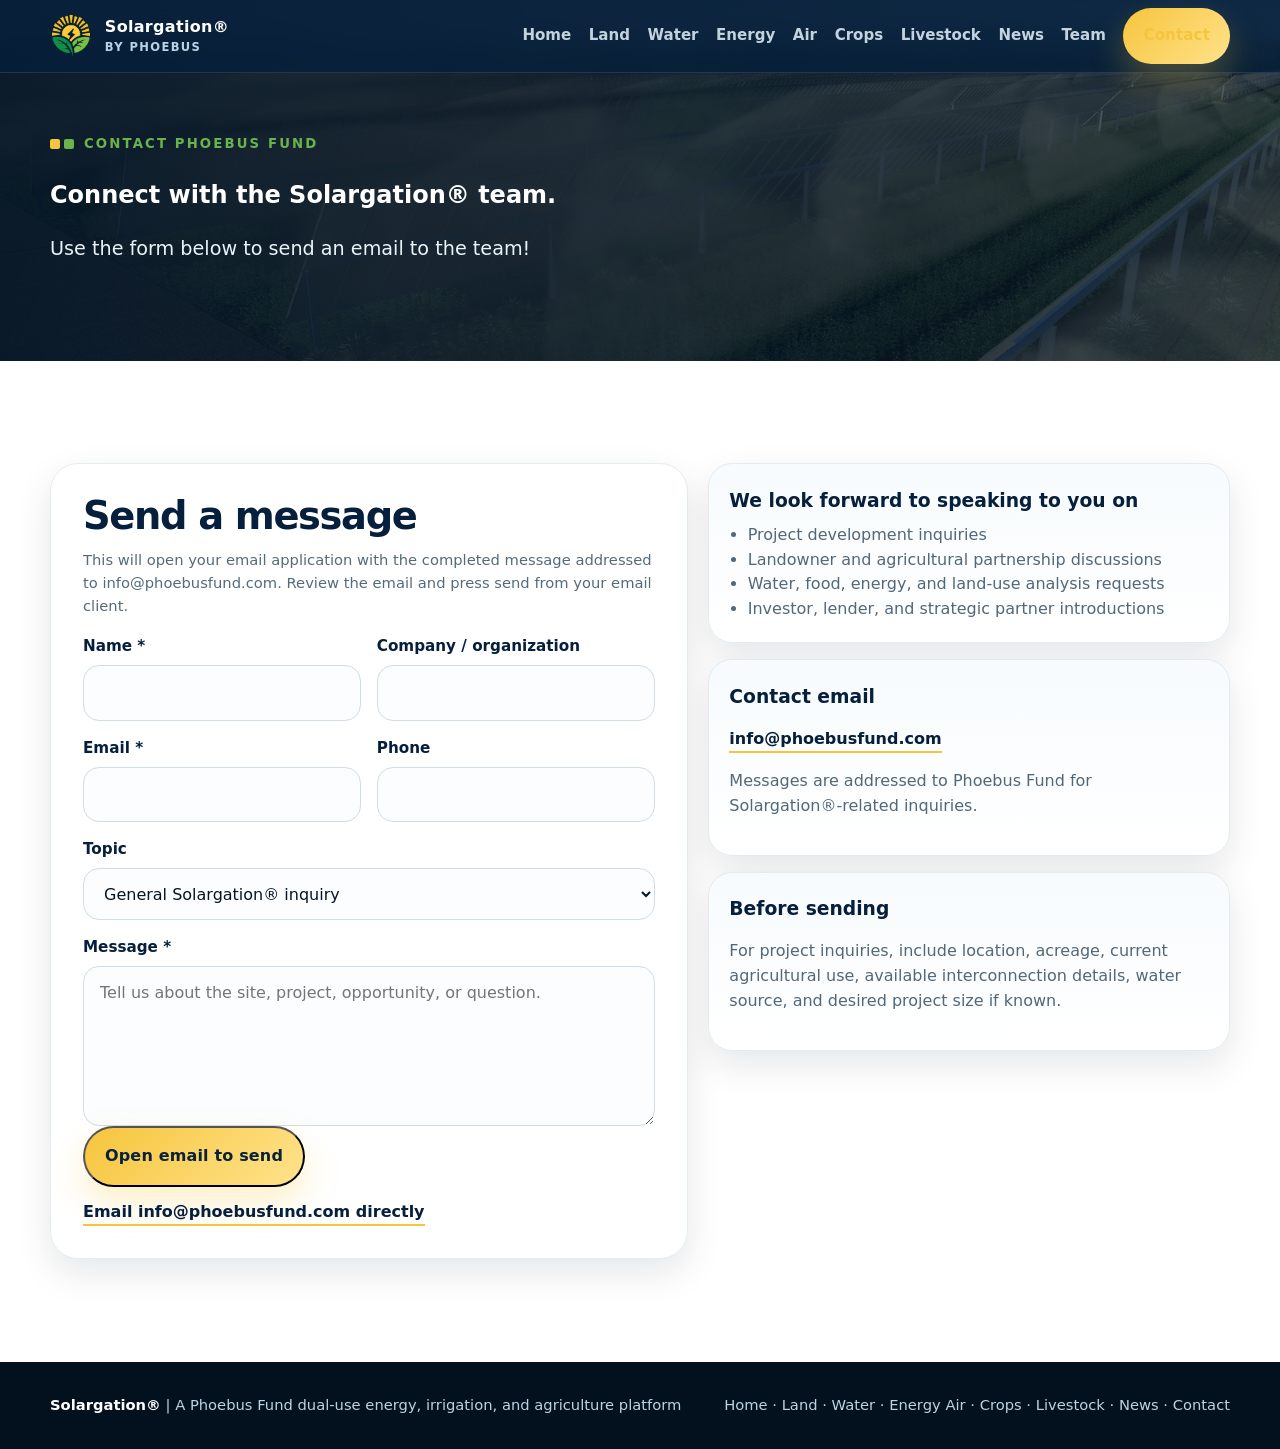
<file: contact.html>
<!DOCTYPE html>

<html lang="en">
<head>
<meta charset="utf-8"/>
<meta content="width=device-width, initial-scale=1, viewport-fit=cover" name="viewport"/>
<meta content="Contact Phoebus Fund about Solargation® technology, land use, water savings, energy costs, and agricultural yield opportunities." name="description"/>
<link href="assets/favicon.ico" rel="icon" sizes="any"/>
<link href="assets/favicon-16x16.png" rel="icon" sizes="16x16" type="image/png"/>
<link href="assets/favicon-32x32.png" rel="icon" sizes="32x32" type="image/png"/>
<link href="assets/apple-touch-icon.png" rel="apple-touch-icon" sizes="180x180"/>
<link href="assets/site.webmanifest" rel="manifest"/>
<meta content="#061f3c" name="theme-color"/>
<title>Solargation® | Contact Phoebus Fund</title>
<style>
    :root{--navy:#061f3c;--navy-2:#0a2a4e;--deep:#041526;--green:#69b34c;--gold:#f6c53d;--sky:#2aa7df;--ice:#e9f4f8;--white:#fff;--muted:#617487;--max:1180px;--radius:28px;--shadow:0 26px 70px rgba(4,21,38,.18);--soft:0 14px 36px rgba(4,21,38,.10);--h1:clamp(2.55rem,7vw,6.4rem);--h2:clamp(2rem,4vw,4.25rem);--h3:clamp(1.2rem,2vw,1.75rem);--p:clamp(1rem,1.25vw,1.18rem);--small:clamp(.83rem,1vw,.96rem)}*{box-sizing:border-box}html{scroll-behavior:smooth}body{margin:0;font-family:Inter,ui-sans-serif,system-ui,-apple-system,BlinkMacSystemFont,"Segoe UI",sans-serif;color:var(--deep);background:#f8fbfc;line-height:1.55;overflow-x:hidden}img{max-width:100%;display:block}a{color:inherit;text-decoration:none}.wrap{width:min(calc(100% - 40px),var(--max));margin-inline:auto}.eyebrow{display:inline-flex;gap:1.5rem;align-items:center;text-transform:uppercase;letter-spacing:.16em;font-size:var(--small);font-weight:800;color:var(--green)}.eyebrow:before{content:"";width:10px;height:10px;background:var(--gold);border-radius:2px;box-shadow:14px 0 0 var(--green)}.btn{display:inline-flex;align-items:center;justify-content:center;gap:.55rem;padding:1rem 1.25rem;border-radius:999px;font-weight:800;letter-spacing:.01em;transition:transform .22s ease,box-shadow .22s ease,background .22s ease;min-height:48px}.btn:hover{transform:translateY(-2px)}.btn-primary{background:linear-gradient(135deg,var(--gold),#ffe28a);color:#09213a;box-shadow:0 16px 34px rgba(246,197,61,.28)}.btn-secondary{border:1px solid rgba(255,255,255,.35);color:#fff;background:rgba(255,255,255,.08);backdrop-filter:blur(10px)}.site-header{position:fixed;inset:0 0 auto 0;z-index:50;background:rgba(6,31,60,.78);border-bottom:1px solid rgba(255,255,255,.10);backdrop-filter:blur(16px)}.nav{height:72px;display:flex;align-items:center;justify-content:space-between;gap:1rem}.brand{display:flex;align-items:center;gap:.8rem;color:#fff;font-weight:900;letter-spacing:.02em}.brand img{width:42px;height:42px;object-fit:contain}.brand small{display:block;color:#b9d4e6;font-weight:700;font-size:.72rem;letter-spacing:.12em;text-transform:uppercase}.nav-links{display:flex;align-items:center;gap:1.1rem;color:#d8e7f0;font-weight:750;font-size:.94rem}.nav-links a{opacity:.9}.nav-links a:hover{opacity:1;color:var(--gold)}.nav-links a[aria-current="page"]{opacity:1;color:var(--gold)}.hero{min-height:100svh;position:relative;display:grid;place-items:center;color:#fff;background:var(--navy);padding:130px 0 70px}.hero:before{content:"";position:absolute;inset:0;background-image:linear-gradient(90deg,rgba(4,21,38,.95) 0%,rgba(4,21,38,.76) 42%,rgba(4,21,38,.20) 100%),linear-gradient(0deg,rgba(4,21,38,.86) 0%,rgba(4,21,38,.08) 46%,rgba(4,21,38,.20) 100%),url('assets/hero-1600.jpg');background-size:cover;background-position:center}.hero:after{content:"";position:absolute;inset:auto -20% -22% -20%;height:38%;background:radial-gradient(ellipse at center,rgba(105,179,76,.30),transparent 65%)}.hero-inner{position:relative;z-index:1;display:grid;grid-template-columns:minmax(0,1.12fr) minmax(300px,.88fr);gap:clamp(2rem,6vw,6rem);align-items:end}.hero h1{font-size:var(--h1);line-height:.91;margin:.8rem 0 1.2rem;letter-spacing:-.07em}.hero h1 span{display:block;color:var(--gold)}.hero p{font-size:clamp(1.05rem,1.7vw,1.45rem);max-width:760px;color:#e9f4f8;margin:0 0 1.7rem}.hero-actions{display:flex;gap:.85rem;flex-wrap:wrap}.hero-panel{align-self:center;background:rgba(255,255,255,.10);border:1px solid rgba(255,255,255,.18);border-radius:var(--radius);backdrop-filter:blur(18px);box-shadow:0 34px 90px rgba(0,0,0,.28);overflow:hidden}.hero-panel-top{padding:1.2rem 1.2rem .4rem;display:flex;align-items:center;justify-content:space-between}.hero-panel-top img{width:70px}.status{display:flex;align-items:center;gap:.5rem;color:#dff3e6;font-weight:800;font-size:.86rem}.status i{display:block;width:10px;height:10px;background:var(--green);border-radius:50%;box-shadow:0 0 0 6px rgba(105,179,76,.18)}.metric-grid{display:grid;grid-template-columns:repeat(2,1fr);gap:1px;background:rgba(255,255,255,.10);margin-top:1rem}.metric{padding:1.1rem;background:rgba(6,31,60,.48)}.metric b{display:block;font-size:clamp(1.7rem,4vw,3.2rem);line-height:1;color:#fff;letter-spacing:-.05em}.metric span{display:block;color:#c6d8e6;font-size:.88rem;margin-top:.4rem}.scroll-cue{position:absolute;left:50%;bottom:22px;z-index:2;transform:translateX(-50%);color:#dbe8ef;font-size:.82rem;letter-spacing:.14em;text-transform:uppercase;opacity:.82}section{padding:clamp(64px,8vw,120px) 0}.intro{background:#fff}.intro-grid{display:grid;grid-template-columns:.85fr 1.15fr;gap:clamp(2rem,6vw,6rem);align-items:center}.section-title{font-size:var(--h2);line-height:.98;letter-spacing:-.055em;margin:.55rem 0 1rem;color:var(--navy)}.lead{font-size:clamp(1.08rem,1.5vw,1.36rem);color:#375064;max-width:760px}.image-stack{position:relative}.image-stack .main-img{border-radius:var(--radius);box-shadow:var(--shadow);aspect-ratio:4/3;object-fit:cover}.float-card{position:absolute;right:-22px;bottom:26px;width:min(340px,76%);padding:1.15rem;border-radius:22px;background:#fff;box-shadow:var(--shadow);border:1px solid #e3edf2}.float-card b{display:block;color:var(--navy);font-size:1.1rem}.float-card span{color:var(--muted);font-size:.95rem}.proofs{display:grid;grid-template-columns:repeat(3,1fr);gap:1rem;margin-top:2rem}.proof{padding:1.25rem;border-radius:22px;background:linear-gradient(180deg,#f7fbfd,#fff);border:1px solid #e1ebf1}.proof img{width:42px;height:42px;margin-bottom:.65rem}.proof h3{margin:.2rem 0 .45rem;font-size:1.08rem;color:var(--navy)}.proof p{margin:0;color:#526778;font-size:.98rem}.story{background:linear-gradient(180deg,var(--navy),#082644);color:#fff;position:relative;overflow:hidden}.story:before{content:"";position:absolute;inset:0;background:radial-gradient(circle at 10% 0%,rgba(246,197,61,.16),transparent 35%),radial-gradient(circle at 80% 20%,rgba(105,179,76,.15),transparent 35%)}.story .wrap{position:relative}.cards{display:grid;grid-template-columns:repeat(4,1fr);gap:1rem;margin-top:2rem}.card{background:rgba(255,255,255,.08);border:1px solid rgba(255,255,255,.14);border-radius:24px;overflow:hidden;box-shadow:0 18px 42px rgba(0,0,0,.18)}.card img{height:210px;width:100%;object-fit:cover}.card-body{padding:1.1rem}.card h3{font-size:1.18rem;margin:0 0 .45rem;color:#fff}.card p{margin:0;color:#d6e6ee;font-size:.95rem}.story .section-title{color:#fff}.story .lead{color:#d8eaf2}.tech{background:#f8fbfc}.tech-grid{display:grid;grid-template-columns:1fr 1fr;gap:1.4rem;margin-top:2rem}.feature{display:grid;grid-template-columns:70px 1fr;gap:1.1rem;align-items:start;padding:1.35rem;border-radius:26px;background:#fff;border:1px solid #e2edf2;box-shadow:0 10px 28px rgba(5,32,58,.06)}.feature img{width:58px}.feature h3{margin:.1rem 0 .35rem;color:var(--navy);font-size:var(--h3);line-height:1.15}.feature p{margin:0;color:#536b7b}.feature.emphasis{grid-column:span 2;background:linear-gradient(135deg,#fff,#eef8e8);border-color:#cce8bf}.feature.emphasis strong{color:var(--green)}.gallery{background:#fff}.gallery-head{display:flex;justify-content:space-between;gap:2rem;align-items:end;margin-bottom:2rem}.gallery-grid{display:grid;grid-template-columns:1.2fr .8fr .8fr;grid-auto-rows:230px;gap:1rem}.tile{position:relative;overflow:hidden;border-radius:26px;box-shadow:var(--soft);background:#ddd}.tile.large{grid-row:span 2}.tile img{width:100%;height:100%;object-fit:cover;transition:transform .7s ease}.tile:hover img{transform:scale(1.04)}.tile span{position:absolute;left:1rem;bottom:1rem;right:1rem;padding:.65rem .8rem;border-radius:16px;background:rgba(6,31,60,.72);backdrop-filter:blur(8px);color:#fff;font-weight:800;font-size:.9rem}.density{background:linear-gradient(135deg,var(--navy),#123e65);border-radius:34px;padding:clamp(2rem,5vw,4rem);color:#fff;display:grid;grid-template-columns:1fr 1fr;gap:2rem;align-items:center;margin-top:2.3rem;overflow:hidden;position:relative}.density:after{content:"";position:absolute;right:-120px;top:-120px;width:320px;height:320px;border-radius:50%;background:rgba(246,197,61,.18)}.density h2{font-size:clamp(2rem,4.5vw,4.4rem);line-height:.98;margin:0}.density p{font-size:1.08rem;color:#dcecf2}.density-metrics{display:grid;grid-template-columns:1fr 1fr;gap:1rem;position:relative;z-index:1}.density-metric{padding:1.35rem;border-radius:24px;background:rgba(255,255,255,.10);border:1px solid rgba(255,255,255,.16)}.density-metric b{display:block;font-size:clamp(2.1rem,5vw,4.8rem);line-height:1;color:var(--gold)}.density-metric span{color:#d7e5ed;font-weight:760}.cta{position:relative;color:#fff;background:var(--deep);overflow:hidden;padding:clamp(70px,9vw,132px) 0}.cta:before{content:"";position:absolute;inset:0;background:linear-gradient(90deg,rgba(4,21,38,.92),rgba(4,21,38,.58)),url('assets/afternoon-1600.jpg') center/cover no-repeat}.cta .wrap{position:relative;z-index:1;display:grid;grid-template-columns:1fr .8fr;gap:2rem;align-items:center}.cta h2{font-size:var(--h2);line-height:.98;letter-spacing:-.055em;margin:.6rem 0 1rem}.cta p{font-size:clamp(1.05rem,1.5vw,1.3rem);color:#e0edf4}.next-card{background:rgba(255,255,255,.1);border:1px solid rgba(255,255,255,.18);border-radius:var(--radius);padding:1.4rem;backdrop-filter:blur(14px)}.next-card ul{margin:0;padding:0;list-style:none;display:grid;gap:.8rem}.next-card li{display:flex;gap:.7rem;align-items:flex-start;color:#e9f4f8}.next-card li:before{content:"";margin-top:.45rem;width:10px;height:10px;border-radius:2px;background:var(--gold);flex:0 0 auto}.site-footer{background:#03111f;color:#bcd4e2;padding:2rem 0}.footer-inner{display:flex;justify-content:space-between;gap:1rem;align-items:center;font-size:.92rem}.footer-inner strong{color:#fff}@media(max-width:1000px){.hero-inner,.intro-grid,.tech-grid,.density,.cta .wrap{grid-template-columns:1fr}.hero{min-height:auto}.hero-inner{align-items:center}.cards{grid-template-columns:repeat(2,1fr)}.gallery-grid{grid-template-columns:1fr 1fr}.tile.large{grid-column:span 2}.feature.emphasis{grid-column:auto}.nav-links a:not(.btn){display:none}.hero-panel{max-width:640px}.proofs{grid-template-columns:1fr 1fr}.float-card{right:18px}}@media(max-width:680px){.wrap{width:min(calc(100% - 28px),var(--max))}.nav{height:64px}.brand span{font-size:.96rem}.brand small{display:none}.nav-links .btn{padding:.72rem .9rem;font-size:.88rem}.hero{padding:105px 0 54px}.hero:before{background-image:linear-gradient(0deg,rgba(4,21,38,.91) 0%,rgba(4,21,38,.55) 65%),url('assets/hero-900.jpg');background-position:center top}.hero h1{font-size:clamp(2.35rem,13vw,4.1rem);line-height:.95}.hero p{font-size:1.04rem}.hero-actions{display:grid;grid-template-columns:1fr}.metric-grid,.density-metrics,.proofs,.cards,.gallery-grid{grid-template-columns:1fr}.metric b{font-size:2.35rem}.intro-grid{gap:1.3rem}.image-stack .main-img{aspect-ratio:1/1}.float-card{position:relative;right:auto;bottom:auto;width:100%;margin-top:.9rem}.card img{height:230px}.feature{grid-template-columns:1fr;padding:1.1rem}.feature img{width:48px}.tile,.tile.large{grid-column:auto;grid-row:auto;height:250px}.gallery-head{display:block}.density{padding:1.35rem;border-radius:26px}.cta .wrap{gap:1.4rem}.footer-inner{display:block}.scroll-cue{display:none}}@media(min-width:1500px){:root{--max:1320px}.card img{height:245px}.gallery-grid{grid-auto-rows:260px}}@media(prefers-reduced-motion:reduce){*{scroll-behavior:auto!important;transition:none!important;animation:none!important}}
  
.contact-hero{min-height:auto;padding:132px 0 78px;position:relative;color:#fff;background:var(--navy);overflow:hidden}.contact-hero:before{content:"";position:absolute;inset:0;background:linear-gradient(90deg,rgba(4,21,38,.94),rgba(4,21,38,.65)),url('assets/hero-1600.jpg') center/cover no-repeat}.contact-hero .wrap{position:relative;z-index:1}.contact-layout{display:grid;grid-template-columns:1.1fr .9fr;gap:1.3rem;align-items:start}.contact-card{padding:clamp(1.25rem,3vw,2rem);border-radius:var(--radius);background:#fff;border:1px solid #e2edf2;box-shadow:var(--soft)}.contact-card h2{margin:0 0 .75rem;color:var(--navy);font-size:clamp(1.6rem,3vw,2.4rem);letter-spacing:-.035em;line-height:1.05}.form-grid{display:grid;grid-template-columns:1fr 1fr;gap:1rem}.field{display:grid;gap:.4rem}.field.full{grid-column:1/-1}.field label{font-weight:850;color:var(--navy);font-size:.95rem}.field input,.field select,.field textarea{width:100%;border:1px solid #cfdde6;border-radius:16px;padding:.9rem 1rem;font:inherit;color:var(--deep);background:#fbfdfe;outline:none;transition:border-color .2s ease,box-shadow .2s ease}.field input:focus,.field select:focus,.field textarea:focus{border-color:var(--green);box-shadow:0 0 0 4px rgba(105,179,76,.16)}.field textarea{min-height:160px;resize:vertical}.form-note{font-size:.92rem;color:#536b7b;margin:.8rem 0 1.1rem}.contact-actions{display:flex;gap:.8rem;flex-wrap:wrap;align-items:center}.direct-email{display:inline-flex;color:var(--navy);font-weight:850;border-bottom:2px solid var(--gold)}.contact-side{display:grid;gap:1rem}.side-box{padding:1.25rem;border-radius:24px;background:linear-gradient(180deg,#f7fbfd,#fff);border:1px solid #e1ebf1;box-shadow:var(--soft)}.side-box h3{margin:.1rem 0 .45rem;color:var(--navy)}.side-box p,.side-box li{color:#526778}.side-box ul{margin:.5rem 0 0;padding-left:1.15rem}.success-panel{display:none;margin-top:1rem;padding:1rem;border-radius:18px;background:#eef8e8;border:1px solid #cbe8bf;color:#164b28;font-weight:750}.success-panel.show{display:block}@media(max-width:900px){.contact-layout{grid-template-columns:1fr}.form-grid{grid-template-columns:1fr}.contact-hero{padding-top:108px}}
.download-area{background:#f8fbfc;padding:clamp(54px,7vw,92px) 0}.download-panel{display:grid;grid-template-columns:1.05fr .95fr;gap:clamp(1.2rem,4vw,3rem);align-items:center;padding:clamp(1.25rem,3vw,2.4rem);border-radius:30px;background:#fff;border:1px solid #e2edf2;box-shadow:0 18px 44px rgba(5,32,58,.08)}.download-panel img{border-radius:24px;border:1px solid #dfeaf0;box-shadow:0 12px 30px rgba(5,32,58,.08)}.download-panel p{color:#526b7d;font-size:1.05rem}.download-actions{display:flex;gap:.8rem;flex-wrap:wrap;margin-top:1.1rem}.btn-download{background:linear-gradient(135deg,var(--green),#92cf6c);color:#07203a;box-shadow:0 14px 30px rgba(105,179,76,.22)}@media(max-width:900px){.download-panel{grid-template-columns:1fr}}
</style>
<link href="assets/site-responsive.css" rel="stylesheet"/>
</head>
<body>
<header aria-label="Site header" class="site-header">
<div class="wrap nav">
<a aria-label="Solargation® Home" class="brand" href="index.html">
<img alt="Solargation® mark" decoding="async" fetchpriority="high" loading="eager" src="assets/solargation-mark.png"/>
<span>
                    Solargation®
                    <small>by Phoebus</small>
</span>
</a><button aria-controls="primary-navigation" aria-expanded="false" aria-label="Open site navigation" class="nav-toggle" type="button"><span aria-hidden="true" class="nav-toggle-lines"></span></button>
<nav aria-label="Primary navigation" class="nav-links" id="primary-navigation">
<a href="index.html">Home</a>
<a href="landuse.html">Land</a>
<a href="wateruse.html">Water</a>
<a href="energy.html">Energy</a>
<a href="air.html">Air</a>
<a href="crops.html">Crops</a>
<a href="livestock.html">Livestock</a>
<a href="news.html">News</a>
<a href="about-team.html">Team</a>
<a aria-current="page" class="btn btn-primary" href="contact.html">Contact</a>
</nav>
</div>
</header><main id="top">
<section aria-labelledby="contact-title" class="contact-hero"><div class="wrap"><span class="eyebrow">Contact Phoebus Fund</span><h1 id="contact-title">Connect with the Solargation® team.</h1><p class="lead" style="color:#e9f4f8;max-width:820px">Use the form below to send an email to the team!</p></div></section>
<section aria-labelledby="form-title" class="intro"><div class="wrap contact-layout">
<article class="contact-card"><h2 id="form-title">Send a message</h2><p class="form-note">This will open your email application with the completed message addressed to info@phoebusfund.com. Review the email and press send from your email client.</p>
<form action="mailto:info@phoebusfund.com" enctype="text/plain" id="contactForm" method="post">
<div class="form-grid">
<div class="field"><label for="name">Name *</label><input autocomplete="name" id="name" name="name" required="" type="text"/></div>
<div class="field"><label for="company">Company / organization</label><input autocomplete="organization" id="company" name="company" type="text"/></div>
<div class="field"><label for="email">Email *</label><input autocomplete="email" id="email" name="email" required="" type="email"/></div>
<div class="field"><label for="phone">Phone</label><input autocomplete="tel" id="phone" name="phone" type="tel"/></div>
<div class="field full"><label for="topic">Topic</label><select id="topic" name="topic"><option>General Solargation® inquiry</option><option>Land use and site development</option><option>Water savings and irrigation</option><option>Energy costs / LCOE</option><option>Agricultural yield impact</option><option>Partnership or investment discussion</option><option>Media or presentation request</option></select></div>
<div class="field full"><label for="message">Message *</label><textarea id="message" name="message" placeholder="Tell us about the site, project, opportunity, or question." required=""></textarea></div>
</div>
<input name="recipient" type="hidden" value="info@phoebusfund.com"/>
<div class="contact-actions"><button class="btn btn-primary" type="submit">Open email to send</button><a class="direct-email" href="mailto:info@phoebusfund.com?subject=Solargation%20Inquiry">Email info@phoebusfund.com directly</a></div>
<div class="success-panel" id="successPanel">Your email application should open with the completed message. Please review it and press send.</div>
</form>
</article>
<aside aria-label="Contact context" class="contact-side"><div class="side-box"><h3>We look forward to speaking to you on</h3><ul><li>Project development inquiries</li><li>Landowner and agricultural partnership discussions</li><li>Water, food, energy, and land-use analysis requests</li><li>Investor, lender, and strategic partner introductions</li></ul></div><div class="side-box"><h3>Contact email</h3><p><a class="direct-email" href="mailto:info@phoebusfund.com">info@phoebusfund.com</a></p><p>Messages are addressed to Phoebus Fund for Solargation®-related inquiries.</p></div><div class="side-box"><h3>Before sending</h3><p>For project inquiries, include location, acreage, current agricultural use, available interconnection details, water source, and desired project size if known.</p></div></aside>
</div></section>
</main>
<footer class="site-footer"><div class="wrap footer-inner"><div><strong>Solargation®</strong> | A Phoebus Fund dual-use energy, irrigation, and agriculture platform</div><div><a href="index.html">Home</a> · <a href="landuse.html">Land</a> · <a href="wateruse.html">Water</a> · <a href="energy.html">Energy</a>
<a href="air.html">Air</a> · <a href="crops.html">Crops</a> · <a href="livestock.html">Livestock</a> · <a href="news.html">News</a> · <a href="contact.html">Contact</a></div></div></footer>
<script>
    document.getElementById('contactForm').addEventListener('submit', function(event) {
      event.preventDefault();
      const data = new FormData(event.currentTarget);
      const subject = 'Solargation Inquiry - ' + (data.get('topic') || 'General');
      const body = [
        'Name: ' + (data.get('name') || ''),
        'Company / Organization: ' + (data.get('company') || ''),
        'Email: ' + (data.get('email') || ''),
        'Phone: ' + (data.get('phone') || ''),
        'Topic: ' + (data.get('topic') || ''),
        '',
        'Message:',
        data.get('message') || ''
      ].join('\n');
      window.location.href = 'mailto:info@phoebusfund.com?subject=' + encodeURIComponent(subject) + '&body=' + encodeURIComponent(body);
      document.getElementById('successPanel').classList.add('show');
    });
  </script>
<script defer="defer" src="assets/site-navigation.js"></script>
</body>
</html>
</file>
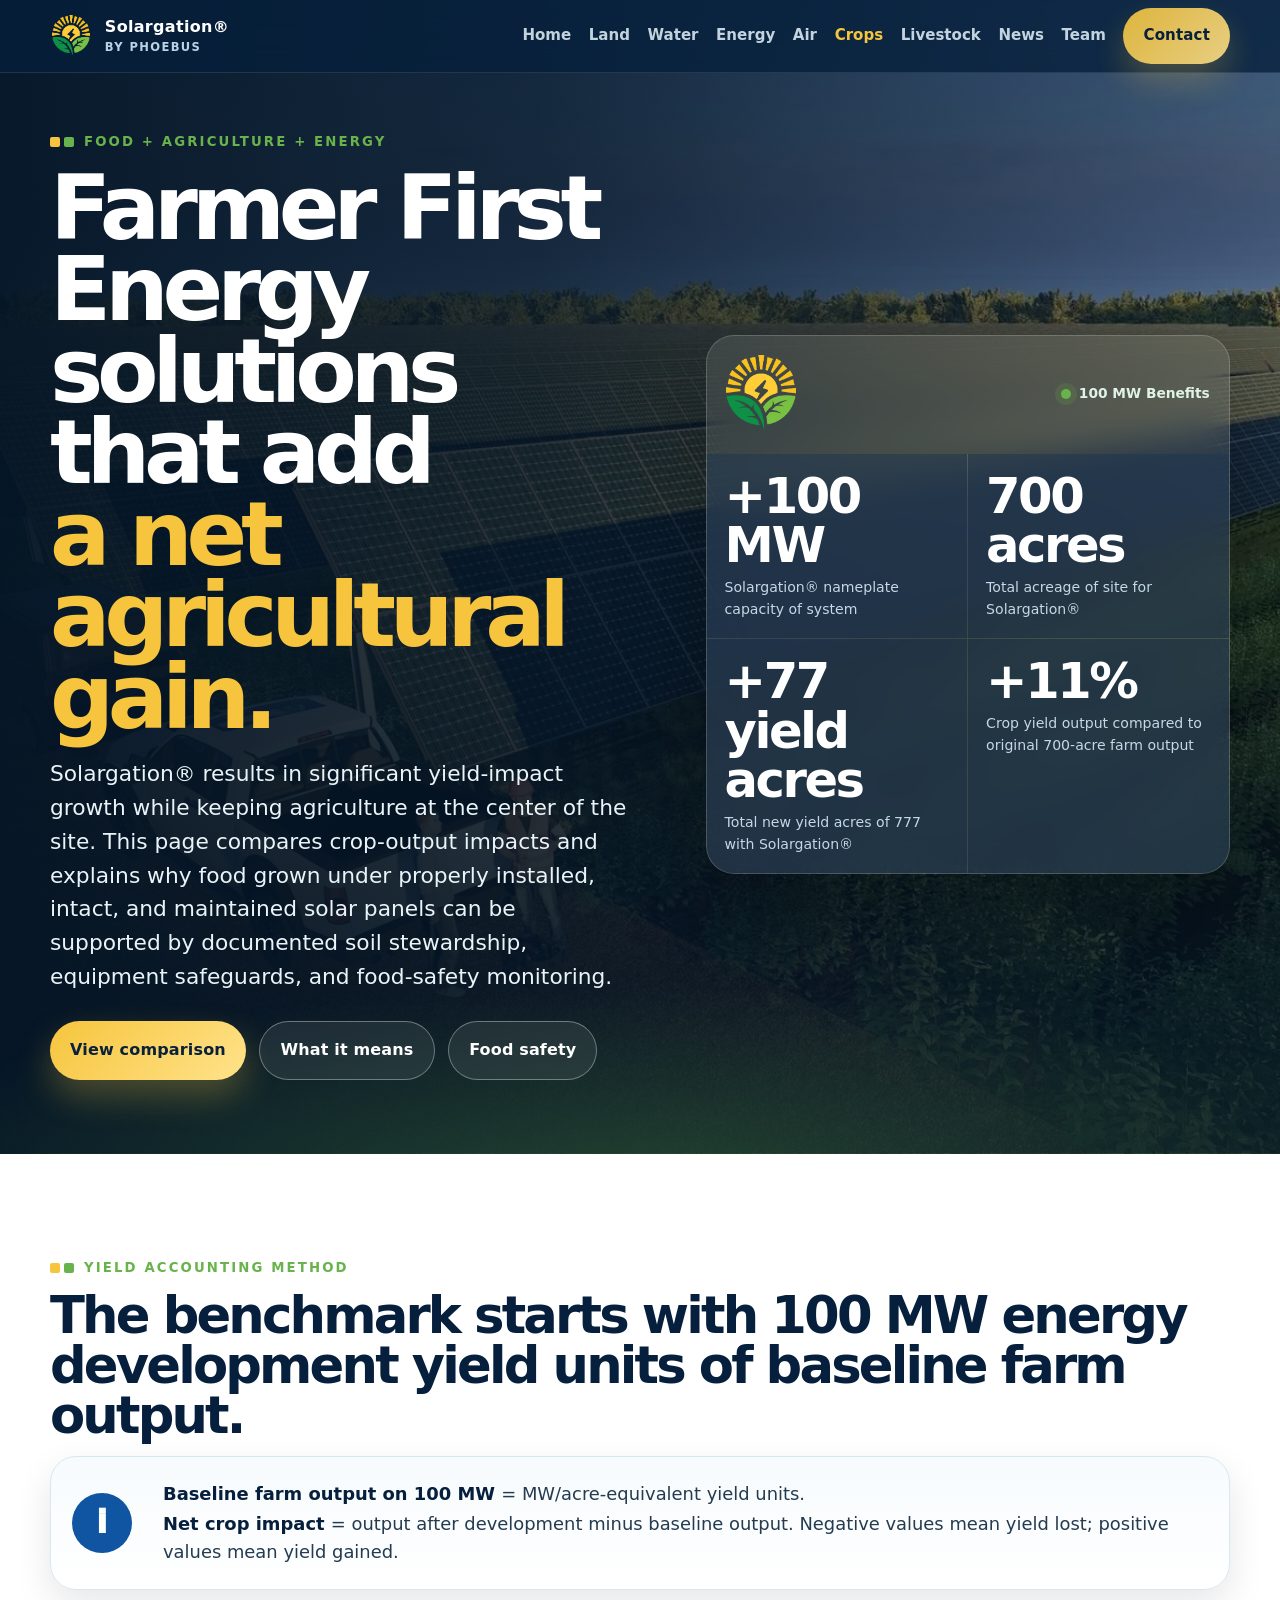
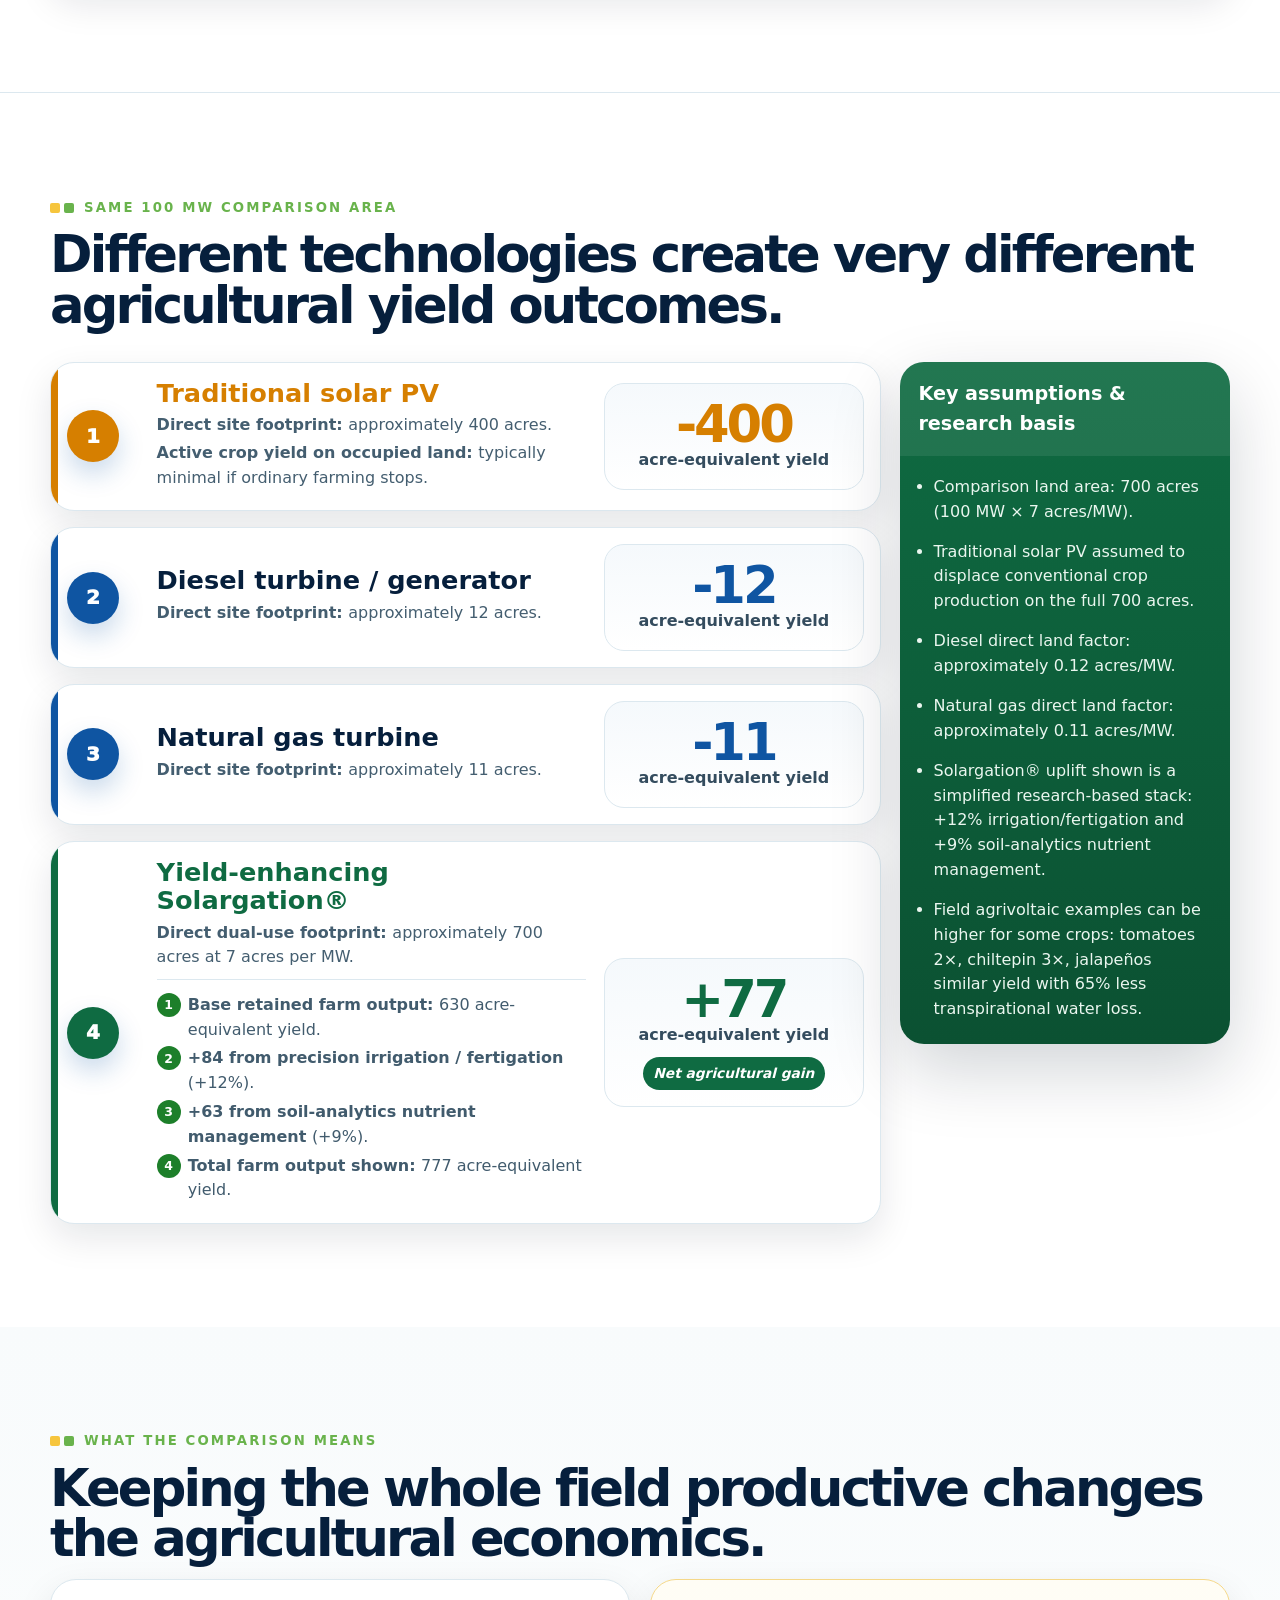
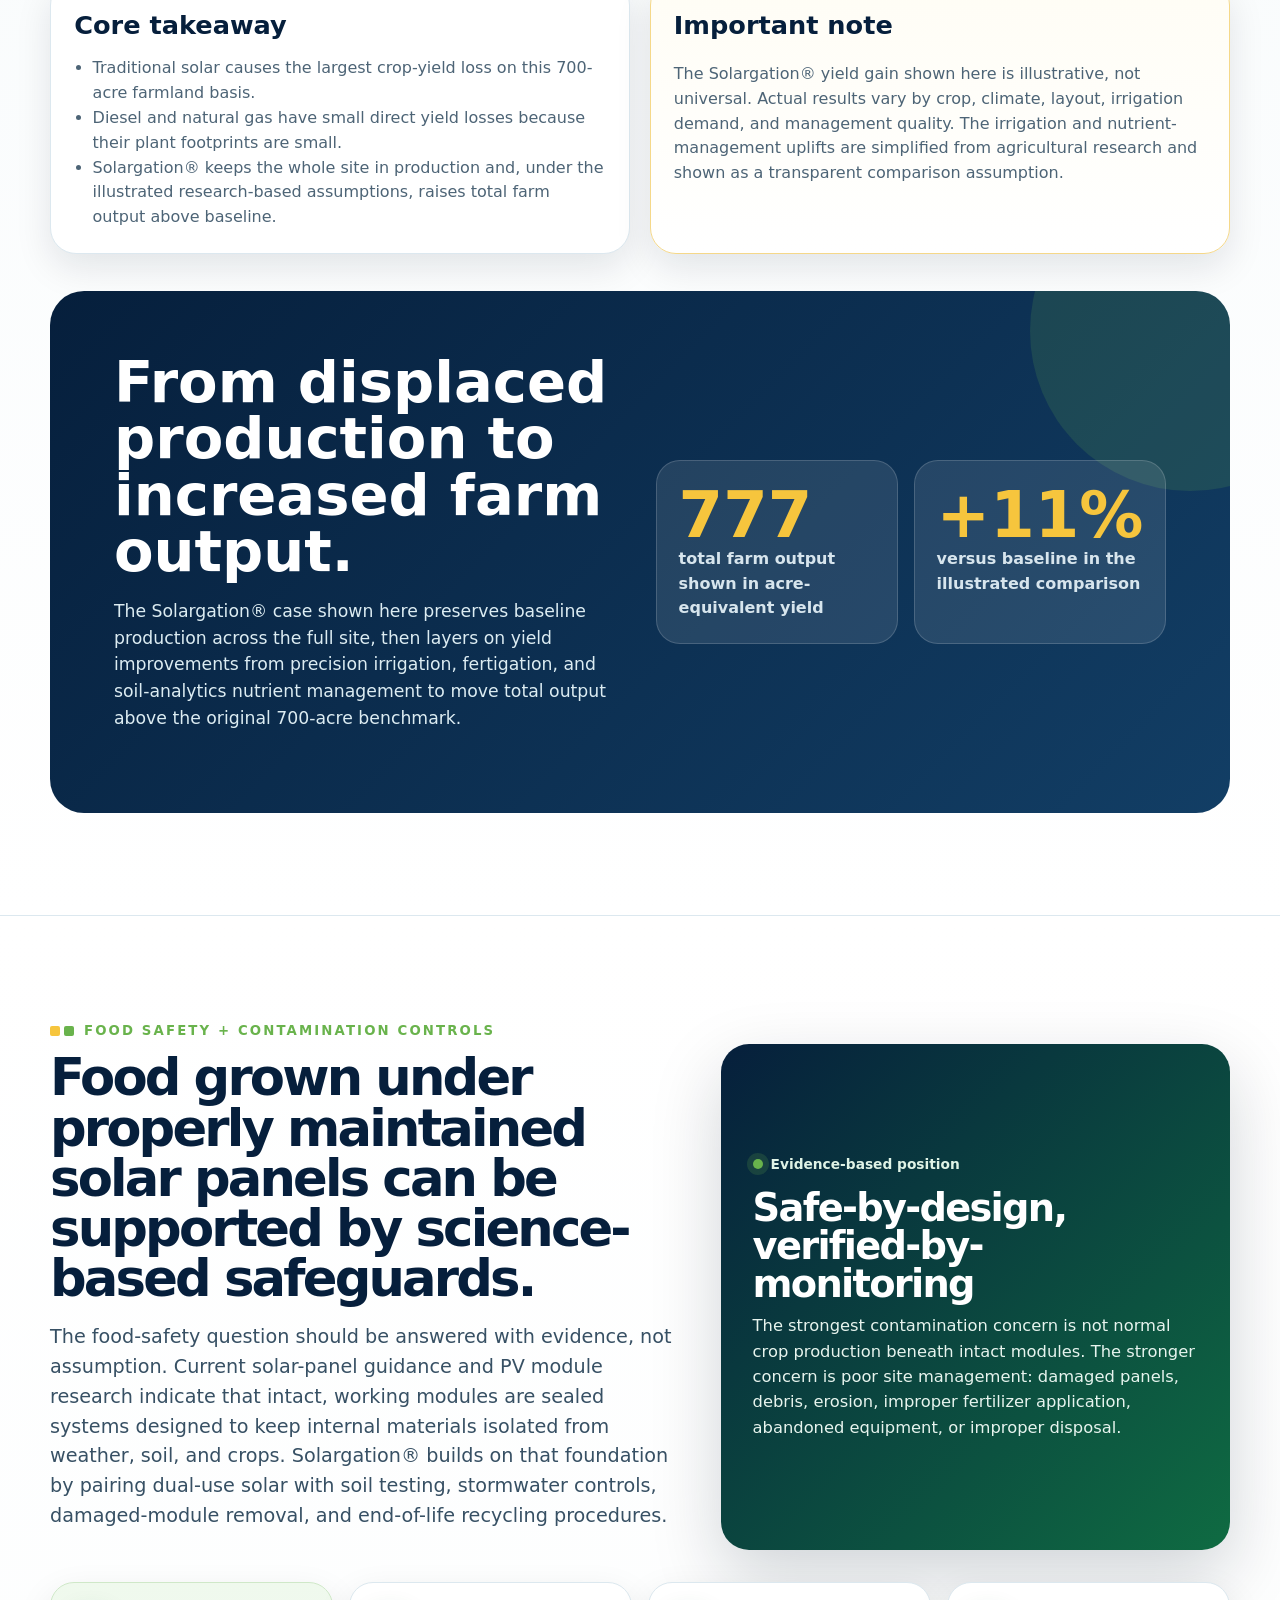
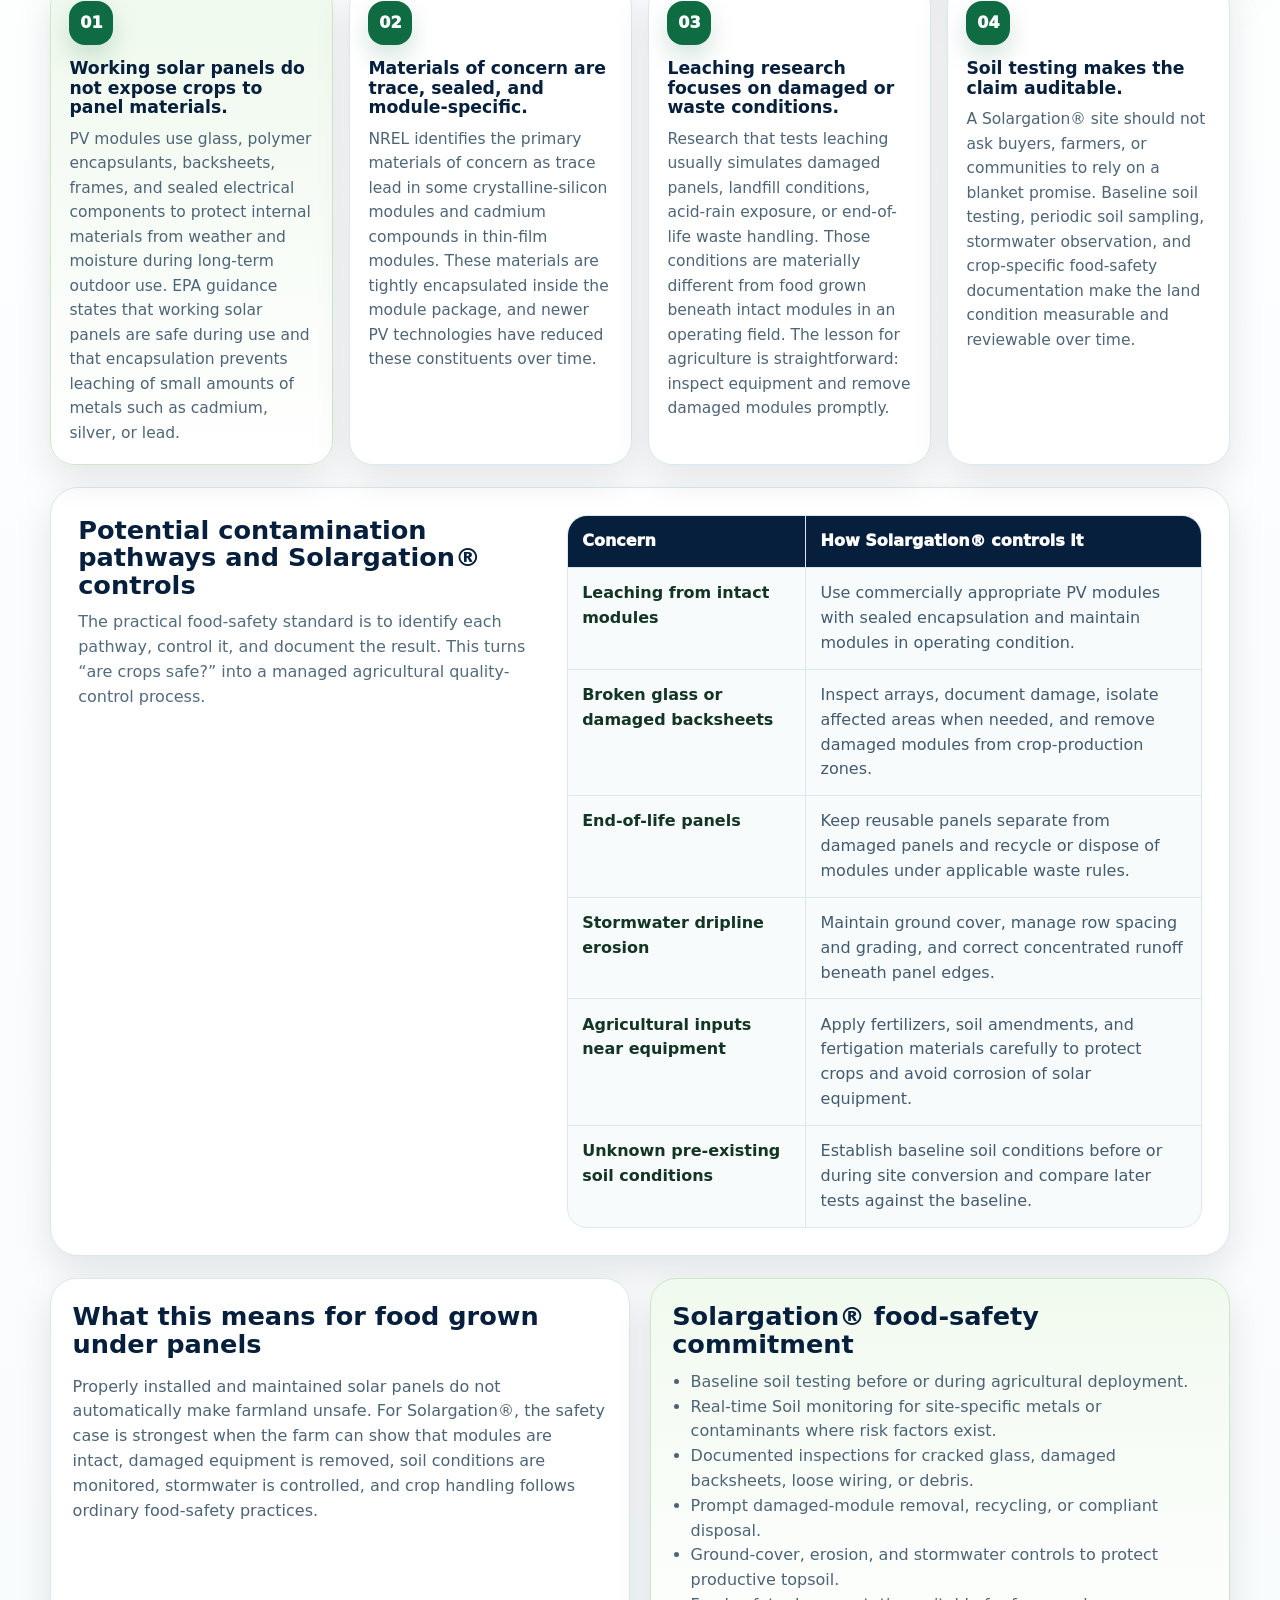
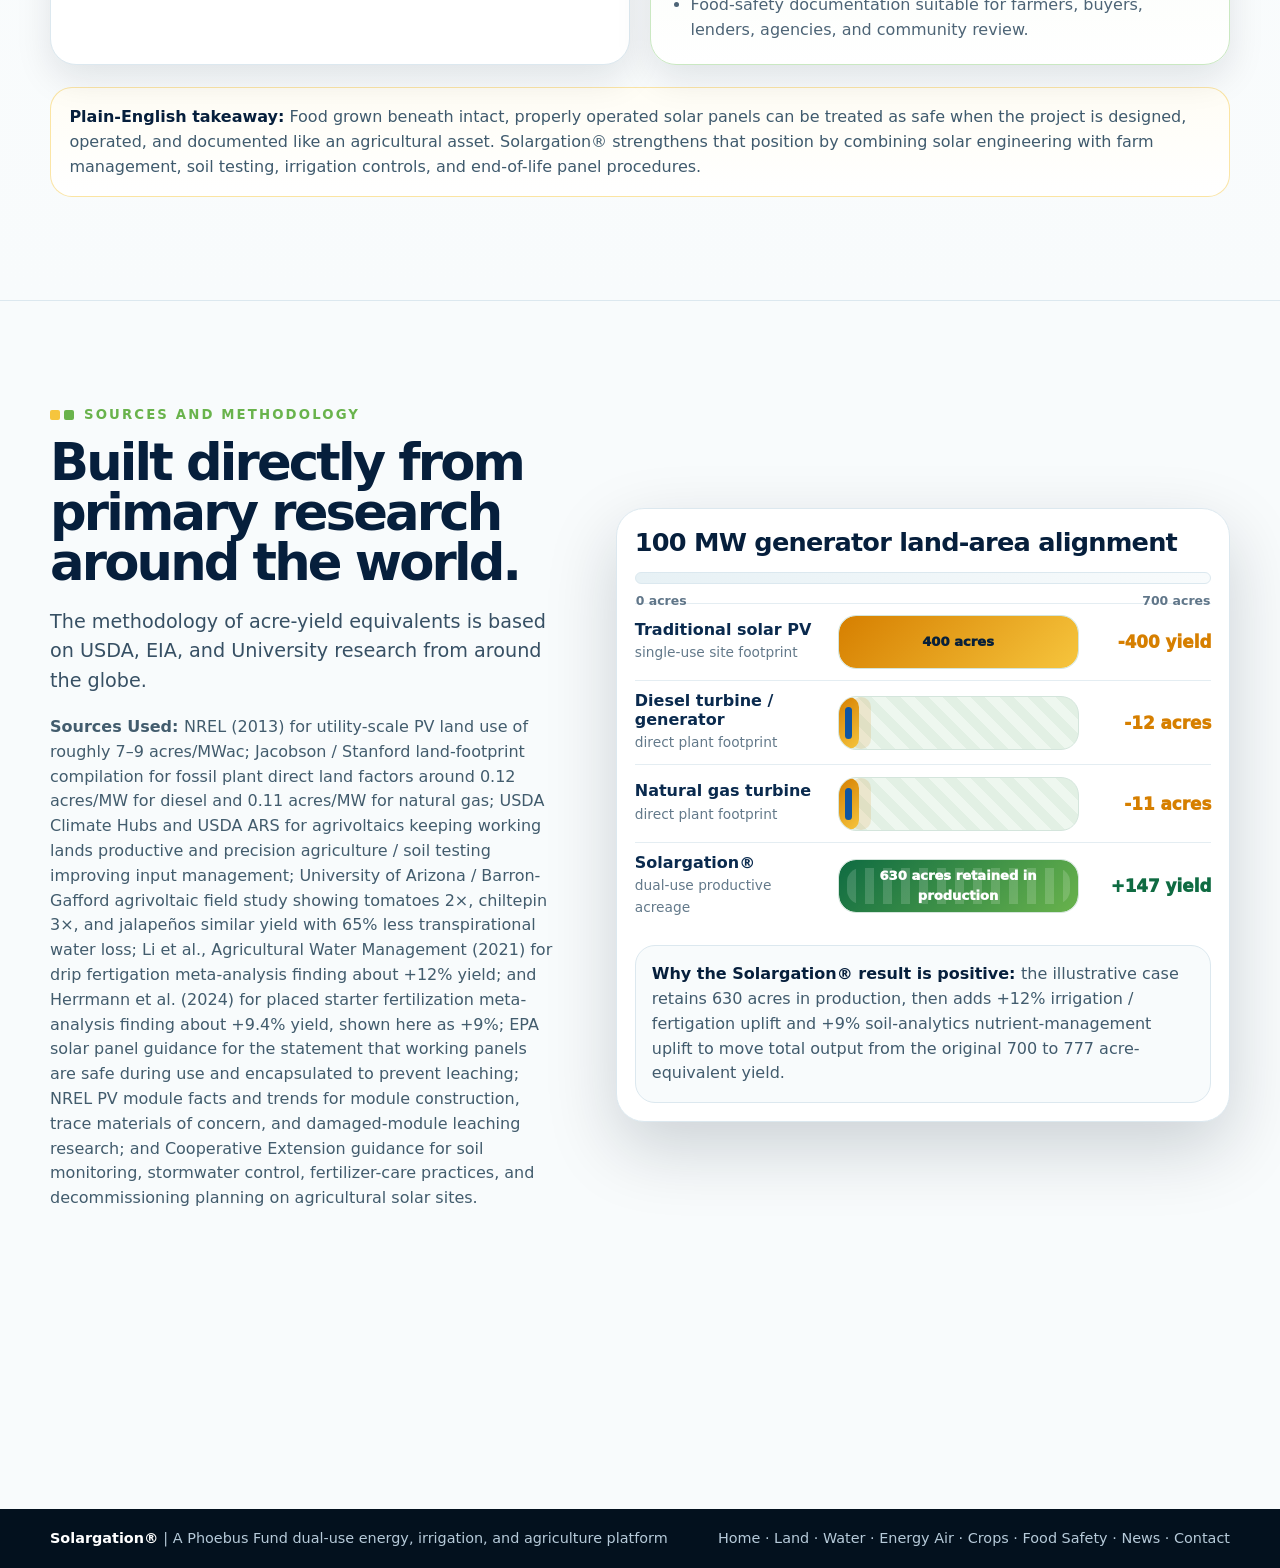
<file: crops.html>
<!DOCTYPE html>

<html lang="en">
<head>
<meta charset="utf-8"/>
<meta content="width=device-width, initial-scale=1, viewport-fit=cover" name="viewport"/>
<meta content="A Solargation® crops comparison and food-safety discussion showing crop-output impact and evidence-based safeguards for food grown under properly installed and maintained solar panels." name="description"/>
<link href="assets/favicon.ico" rel="icon" sizes="any"/>
<link href="assets/favicon-16x16.png" rel="icon" sizes="16x16" type="image/png"/>
<link href="assets/favicon-32x32.png" rel="icon" sizes="32x32" type="image/png"/>
<link href="assets/apple-touch-icon.png" rel="apple-touch-icon" sizes="180x180"/>
<link href="assets/site.webmanifest" rel="manifest"/>
<meta content="#061f3c" name="theme-color"/>
<title>
   Solargation® | Crops Impact + Food Safety
  </title>
<style>
   :root {
  --navy:#061f3c;
  --navy-2:#0a2a4e;
  --deep:#041526;
  --green:#69b34c;
  --green-2:#0f6b42;
  --green-3:#1d7f2a;
  --gold:#f6c53d;
  --amber:#d67f00;
  --sky:#2aa7df;
  --blue:#0f55a2;
  --ice:#e9f4f8;
  --white:#fff;
  --muted:#617487;
  --line:#dce8ef;
  --max:1180px;
  --radius:28px;
  --shadow:0 26px 70px rgba(4,21,38,.18);
  --soft:0 14px 36px rgba(4,21,38,.10);
  --h1:clamp(2.55rem,7vw,6.1rem);
  --h2:clamp(2rem,4vw,4.15rem);
  --h3:clamp(1.18rem,2vw,1.7rem);
  --small:clamp(.83rem,1vw,.96rem)
}

* {
  box-sizing:border-box
}

html {
  scroll-behavior:smooth
}

body {
  margin:0;
  font-family:Inter,ui-sans-serif,system-ui,-apple-system,BlinkMacSystemFont,"Segoe UI",sans-serif;
  color:var(--deep);
  background:#f8fbfc;
  line-height:1.55;
  overflow-x:hidden
}

img {
  max-width:100%;
  display:block
}

a {
  color:inherit;
  text-decoration:none
}

.wrap {
  width:min(calc(100% - 40px),var(--max));
  margin-inline:auto
}

.eyebrow {
  display:inline-flex;
  gap:1.5rem;
  align-items:center;
  text-transform:uppercase;
  letter-spacing:.16em;
  font-size:var(--small);
  font-weight:800;
  color:var(--green);
}

.eyebrow:before {
  content:"";
  width:10px;
  height:10px;
  background:var(--gold);
  border-radius:2px;
  box-shadow:14px 0 0 var(--green)
}

.btn {
  display:inline-flex;
  align-items:center;
  justify-content:center;
  gap:.55rem;
  padding:1rem 1.25rem;
  border-radius:999px;
  font-weight:800;
  letter-spacing:.01em;
  transition:transform .22s ease,box-shadow .22s ease,background .22s ease;
  min-height:48px
}

.btn:hover {
  transform:translateY(-2px)
}

.btn-primary {
  background:linear-gradient(135deg,var(--gold),#ffe28a);
  color:#09213a;
  box-shadow:0 16px 34px rgba(246,197,61,.28)
}

.btn-secondary {
  border:1px solid rgba(255,255,255,.35);
  color:#fff;
  background:rgba(255,255,255,.08);
  backdrop-filter:blur(10px)
}

.site-header {
  position:fixed;
  inset:0 0 auto 0;
  z-index:50;
  background:rgba(6,31,60,.78);
  border-bottom:1px solid rgba(255,255,255,.10);
  backdrop-filter:blur(16px)
}

.nav {
  height:72px;
  display:flex;
  align-items:center;
  justify-content:space-between;
  gap:1rem
}

.brand {
  display:flex;
  align-items:center;
  gap:.8rem;
  color:#fff;
  font-weight:900;
  letter-spacing:.02em
}

.brand img {
  width:42px;
  height:42px;
  object-fit:contain
}

.brand small {
  display:block;
  color:#b9d4e6;
  font-weight:700;
  font-size:.72rem;
  letter-spacing:.12em;
  text-transform:uppercase
}

.nav-links {
  display:flex;
  align-items:center;
  gap:1.1rem;
  color:#d8e7f0;
  font-weight:750;
  font-size:.94rem
}

.nav-links a {
  opacity:.9
}

.nav-links a:hover {
  opacity:1;
  color:var(--gold)
}

.nav-links a[aria-current="page"] {
  opacity:1;
  color:var(--gold)
}

section {
  padding:clamp(64px,8vw,120px) 0
}

.section-title {
  font-size:clamp(2rem,4vw,4.15rem);
  line-height:.98;
  letter-spacing:-.055em;
  margin:.55rem 0 1rem;
  color:var(--navy)
}

.lead {
  font-size:clamp(1.08rem,1.5vw,1.36rem);
  color:#375064;
  max-width:860px
}

.hero {
  min-height:100svh;
  position:relative;
  display:grid;
  place-items:center;
  color:#fff;
  background:var(--navy);
  padding:130px 0 74px
}

.hero:before {
  content:"";
  position:absolute;
  inset:0;
  background-image:linear-gradient(90deg,rgba(4,21,38,.96) 0%,rgba(4,21,38,.78) 42%,rgba(4,21,38,.22) 100%),linear-gradient(0deg,rgba(4,21,38,.86) 0%,rgba(4,21,38,.10) 48%,rgba(4,21,38,.22) 100%),url('assets/morning-1600.webp');
  background-size:cover;
  background-position:center
}

.hero:after {
  content:"";
  position:absolute;
  inset:auto -20% -22% -20%;
  height:38%;
  background:radial-gradient(ellipse at center,rgba(105,179,76,.28),transparent 65%)
}

.hero-inner {
  position:relative;
  z-index:1;
  display:grid;
  grid-template-columns:minmax(0,1.05fr) minmax(320px,.95fr);
  gap:clamp(2rem,6vw,6rem);
  align-items:center
}

.hero h1 {
  font-size:var(--h1);
  line-height:.91;
  margin:.8rem 0 1.2rem;
  letter-spacing:-.07em
}

.hero h1 span {
  display:block;
  color:var(--gold)
}

.hero p {
  font-size:clamp(1.05rem,1.7vw,1.45rem);
  max-width:760px;
  color:#e9f4f8;
  margin:0 0 1.7rem
}

.hero-actions {
  display:flex;
  gap:.85rem;
  flex-wrap:wrap
}

.hero-panel {
  background:rgba(255,255,255,.10);
  border:1px solid rgba(255,255,255,.18);
  border-radius:var(--radius);
  backdrop-filter:blur(18px);
  box-shadow:0 34px 90px rgba(0,0,0,.28);
  overflow:hidden
}

.hero-panel-top {
  padding:1.2rem 1.2rem .35rem;
  display:flex;
  align-items:center;
  justify-content:space-between
}

.hero-panel-top img {
  width:70px
}

.status {
  display:flex;
  align-items:center;
  gap:.5rem;
  color:#dff3e6;
  font-weight:800;
  font-size:.86rem
}

.status i {
  display:block;
  width:10px;
  height:10px;
  background:var(--green);
  border-radius:50%;
  box-shadow:0 0 0 6px rgba(105,179,76,.18)
}

.metric-grid {
  display:grid;
  grid-template-columns:repeat(2,1fr);
  gap:1px;
  background:rgba(255,255,255,.10);
  margin-top:1rem
}

.metric {
  padding:1.1rem;
  background:rgba(6,31,60,.48)
}

.metric b {
  display:block;
  font-size:clamp(1.7rem,4vw,3.1rem);
  line-height:1;
  color:#fff;
  letter-spacing:-.05em
}

.metric span {
  display:block;
  color:#c6d8e6;
  font-size:.88rem;
  margin-top:.4rem
}

.benchmark {
  position:relative;
  z-index:1;
  background:#fff;
  border-bottom:1px solid var(--line)
}

.formula-card {
  display:grid;
  grid-template-columns:72px 1fr;
  gap:1.2rem;
  align-items:center;
  padding:1.3rem;
  border-radius:26px;
  background:linear-gradient(180deg,#f7fbfd,#fff);
  border:1px solid #d7e8f0;
  box-shadow:var(--soft)
}

.info-icon {
  width:60px;
  height:60px;
  border-radius:50%;
  display:grid;
  place-items:center;
  background:var(--blue);
  color:#fff;
  font-weight:950;
  font-size:2rem
}

.formula-card p {
  margin:.15rem 0;
  color:#243b50;
  font-size:clamp(1rem,1.4vw,1.25rem)
}

.formula-card strong {
  color:var(--navy)
}

.comparison {
  background:#fff
}

.comparison-grid {
  display:grid;
  grid-template-columns:minmax(0,1fr) 330px;
  gap:1.2rem;
  align-items:start;
  margin-top:2rem
}

.cards {
  display:grid;
  gap:1rem
}

.yield-card {
  display:grid;
  grid-template-columns:72px 1fr minmax(190px,260px);
  gap:1.1rem;
  align-items:center;
  padding:1rem;
  border-radius:24px;
  background:#fff;
  border:1px solid var(--line);
  box-shadow:var(--soft);
  position:relative;
  overflow:hidden
}

.yield-card:before {
  content:"";
  position:absolute;
  inset:0 auto 0 0;
  width:7px;
  background:var(--blue)
}

.yield-card.gold:before {
  background:var(--amber)
}

.yield-card.green:before {
  background:var(--green-2)
}

.yield-card .rank {
  width:52px;
  height:52px;
  border-radius:50%;
  display:grid;
  place-items:center;
  color:#fff;
  font-weight:950;
  font-size:1.25rem;
  background:var(--blue);
  box-shadow:0 12px 26px rgba(15,85,162,.22)
}

.yield-card.gold .rank {
  background:var(--amber)
}

.yield-card.green .rank {
  background:var(--green-2)
}

.yield-text h3 {
  margin:0 0 .4rem;
  font-size:var(--h3);
  color:var(--navy);
  line-height:1.1
}

.yield-card.gold h3 {
  color:var(--amber)
}

.yield-card.green h3 {
  color:var(--green-2)
}

.yield-text p {
  margin:.2rem 0;
  color:#445e70
}

.result {
  padding:1rem;
  border-radius:20px;
  background:linear-gradient(180deg,#f5f9fc,#fff);
  border:1px solid #dce8ef;
  text-align:center
}

.result b {
  display:block;
  font-size:clamp(2rem,4vw,3.5rem);
  line-height:.94;
  letter-spacing:-.06em;
  color:var(--blue)
}

.yield-card.gold .result b {
  color:var(--amber)
}

.yield-card.green .result b {
  color:var(--green-2)
}

.result span {
  font-weight:900;
  color:#344c5e
}

.gain-badge {
  display:inline-flex;
  margin-top:.55rem;
  padding:.38rem .65rem;
  border-radius:999px;
  background:var(--green-2);
  color:#fff;
  font-weight:900;
  font-size:.86rem
}

.subpoints {
  margin-top:.55rem;
  padding-top:.55rem;
  border-top:1px solid #dce8ef
}

.subpoints div {
  display:flex;
  gap:.45rem;
  align-items:flex-start;
  color:#415b6d;
  margin:.25rem 0
}

.subpoints b {
  display:inline-grid;
  place-items:center;
  min-width:24px;
  height:24px;
  border-radius:50%;
  background:var(--green-3);
  color:#fff;
  font-size:.78rem
}

.assumptions {
  position:sticky;
  top:92px;
  background:linear-gradient(180deg,#0f6b42,#0b5132);
  color:#fff;
  border-radius:24px;
  box-shadow:var(--shadow);
  overflow:hidden
}

.assumptions h3 {
  margin:0;
  padding:1.1rem 1.15rem;
  background:rgba(255,255,255,.08);
  font-size:1.2rem
}

.assumptions ul {
  margin:0;
  padding:1.15rem 1.25rem 1.35rem 2.1rem;
  display:grid;
  gap:.95rem
}

.assumptions li {
  color:#eaf6ef
}

.meaning {
  background:linear-gradient(180deg,#f8fbfc,#fff)
}

.meaning-grid {
  display:grid;
  grid-template-columns:1fr 1fr;
  gap:1.2rem
}

.meaning-card {
  padding:1.45rem;
  border-radius:26px;
  background:#fff;
  border:1px solid var(--line);
  box-shadow:var(--soft)
}

.meaning-card h3 {
  margin:.2rem 0 .65rem;
  color:var(--navy);
  font-size:var(--h3)
}

.meaning-card p,.meaning-card li {
  color:#4d6476
}

.meaning-card ul {
  margin:.5rem 0 0;
  padding-left:1.15rem
}

.note {
  border-color:#f5d889;
  background:linear-gradient(180deg,#fffdf5,#fff)
}

.source {
  background:#f8fbfc
}

.source-grid {
  display:grid;
  grid-template-columns:.9fr 1.1fr;
  gap:clamp(2rem,5vw,5rem);
  align-items:center
}

.image-stack {
  position:relative
}

.image-stack .main-img {
  border-radius:var(--radius);
  box-shadow:var(--shadow);
  aspect-ratio:4/3;
  object-fit:cover
}

.float-card {
  position:absolute;
  right:-22px;
  bottom:26px;
  width:min(360px,76%);
  padding:1.15rem;
  border-radius:22px;
  background:#fff;
  box-shadow:var(--shadow);
  border:1px solid #e3edf2
}

.float-card b {
  display:block;
  color:var(--navy);
  font-size:1.1rem
}

.float-card span {
  color:var(--muted);
  font-size:.95rem
}

.density {
  background:linear-gradient(135deg,var(--navy),#123e65);
  border-radius:34px;
  padding:clamp(2rem,5vw,4rem);
  color:#fff;
  display:grid;
  grid-template-columns:1fr 1fr;
  gap:2rem;
  align-items:center;
  margin-top:2.3rem;
  overflow:hidden;
  position:relative
}

.density:after {
  content:"";
  position:absolute;
  right:-120px;
  top:-120px;
  width:320px;
  height:320px;
  border-radius:50%;
  background:rgba(105,179,76,.16)
}

.density h2 {
  font-size:clamp(2rem,4.5vw,4.4rem);
  line-height:.98;
  margin:0
}

.density p {
  font-size:1.08rem;
  color:#dcecf2
}

.density-metrics {
  display:grid;
  grid-template-columns:1fr 1fr;
  gap:1rem;
  position:relative;
  z-index:1
}

.density-metric {
  padding:1.35rem;
  border-radius:24px;
  background:rgba(255,255,255,.10);
  border:1px solid rgba(255,255,255,.16)
}

.density-metric b {
  display:block;
  font-size:clamp(2.1rem,5vw,4.8rem);
  line-height:1;
  color:var(--gold)
}

.density-metric span {
  color:#d7e5ed;
  font-weight:760
}

.cta {
  position:relative;
  color:#fff;
  background:var(--deep);
  overflow:hidden;
  padding:clamp(70px,9vw,132px) 0
}

.cta:before {
  content:"";
  position:absolute;
  inset:0;
  background:linear-gradient(90deg,rgba(4,21,38,.92),rgba(4,21,38,.58)),url('assets/afternoon-1600.webp') center/cover no-repeat
}

.cta .wrap {
  position:relative;
  z-index:1;
  display:grid;
  grid-template-columns:1fr .8fr;
  gap:2rem;
  align-items:center
}

.cta h2 {
  font-size:var(--h2);
  line-height:.98;
  letter-spacing:-.055em;
  margin:.6rem 0 1rem
}

.cta p {
  font-size:clamp(1.03rem,1.4vw,1.22rem);
  color:#e6eff4;
  max-width:720px
}

.next-card {
  padding:1.45rem;
  border-radius:26px;
  background:rgba(255,255,255,.10);
  border:1px solid rgba(255,255,255,.16);
  backdrop-filter:blur(14px)
}

.next-card ul {
  margin:0;
  padding-left:1.15rem;
  display:grid;
  gap:.8rem;
  color:#edf5f8
}

.sources-list {
  font-size:1rem;
  color:#425c6d
}

.site-footer {
  padding:1.15rem 0;
  background:#03111e;
  color:#b6cad9;
  font-size:.9rem
}

.footer-inner {
  display:flex;
  justify-content:space-between;
  gap:1rem;
  flex-wrap:wrap
}

.footer-inner strong {
  color:#fff
}

.source-note {
  font-size:.94rem;
  color:#536b7c
}

@media(max-width:1100px) {
  .hero-inner,.source-grid,.cta .wrap,.density,.comparison-grid,.meaning-grid {
    grid-template-columns:1fr
  }
  .assumptions {
    position:relative;
    top:auto
  }
  .cta .wrap {
    gap:1.35rem
  }
  .density-metrics {
    grid-template-columns:1fr 1fr
  }
}

@media(max-width:780px) {
  .nav {
    height:auto;
    padding:14px 0;
    align-items:flex-start
  }
  .nav-links {
    flex-wrap:wrap;
    justify-content:flex-end
  }
  .hero {
    padding-top:150px
  }
  .hero-panel {
    margin-top:1rem
  }
  .metric-grid,.density-metrics {
    grid-template-columns:1fr 1fr
  }
  .yield-card {
    grid-template-columns:56px 1fr
  }
  .result {
    grid-column:1/-1
  }
  .formula-card {
    grid-template-columns:1fr;
    text-align:left
  }
  .source-grid,.meaning-grid,.cta .wrap,.density {
    grid-template-columns:1fr
  }
  .image-stack .main-img {
    aspect-ratio:1/1
  }
  .float-card {
    position:relative;
    right:auto;
    bottom:auto;
    width:100%;
    margin-top:.9rem
  }
  .density {
    padding:1.35rem;
    border-radius:26px
  }
  .footer-inner {
    display:block
  }
  .nav .btn {
    padding:.75rem .9rem;
    min-height:42px
  }
}

@media(max-width:560px) {
  .wrap {
    width:min(calc(100% - 24px),var(--max))
  }
  .metric-grid,.density-metrics {
    grid-template-columns:1fr
  }
  .nav-links {
    gap:.7rem;
    font-size:.86rem
  }
  .yield-card {
    padding:.85rem;
    border-radius:20px
  }
  .hero h1 {
    letter-spacing:-.05em
  }
  .section-title {
    letter-spacing:-.04em
  }
  .subpoints div {
    align-items:flex-start
  }
}

@media(min-width:1500px) {
  :root {
    --max:1320px
  }
}

@media(prefers-reduced-motion:reduce) {
  * {
    scroll-behavior:auto!important;
    transition:none!important;
    animation:none!important
  }
}

.download-area {
  background:#f8fbfc;
  padding:clamp(54px,7vw,92px) 0
}

.download-panel {
  display:grid;
  grid-template-columns:1.05fr .95fr;
  gap:clamp(1.2rem,4vw,3rem);
  align-items:center;
  padding:clamp(1.25rem,3vw,2.4rem);
  border-radius:30px;
  background:#fff;
  border:1px solid #e2edf2;
  box-shadow:0 18px 44px rgba(5,32,58,.08)
}

.download-panel img {
  border-radius:24px;
  border:1px solid #dfeaf0;
  box-shadow:0 12px 30px rgba(5,32,58,.08)
}

.download-panel p {
  color:#526b7d;
  font-size:1.05rem
}

.download-actions {
  display:flex;
  gap:.8rem;
  flex-wrap:wrap;
  margin-top:1.1rem
}

.btn-download {
  background:linear-gradient(135deg,var(--green),#92cf6c);
  color:#07203a;
  box-shadow:0 14px 30px rgba(105,179,76,.22)
}

@media(max-width:900px) {
  .download-panel {
    grid-template-columns:1fr
  }
}

/* Corrected source exhibit: scales each technology to the same 700-acre land basis. */ .land-area-exhibit {
  position:relative;
  padding:1.1rem;
  border-radius:var(--radius);
  background:#fff;
  border:1px solid var(--line);
  box-shadow:var(--shadow)
}

.land-area-exhibit h3 {
  margin:.1rem 0 .25rem;
  color:var(--navy);
  font-size:clamp(1.25rem,2vw,1.75rem);
  line-height:1.08;
  letter-spacing:-.03em
}

.land-area-exhibit p {
  margin:.35rem 0;
  color:#4a6274
}

.scale-note {
  font-size:.9rem;
  color:#607689
}

.acre-scale {
  height:12px;
  border-radius:999px;
  background:linear-gradient(90deg,#e7f1f5,#f8fbfc);
  border:1px solid #dbe8ef;
  margin:1rem 0 1.15rem;
  position:relative
}

.acre-scale:before,.acre-scale:after {
  position:absolute;
  top:18px;
  font-size:.78rem;
  color:#607689;
  font-weight:800
}

.acre-scale:before {
  content:"0 acres";
  left:0
}

.acre-scale:after {
  content:"700 acres";
  right:0
}

.land-row {
  display:grid;
  grid-template-columns:minmax(142px,190px) 1fr minmax(92px,120px);
  gap:.8rem;
  align-items:center;
  padding:.7rem 0;
  border-top:1px solid #e4edf2
}

.land-row:first-of-type {
  border-top:0
}

.land-label b {
  display:block;
  color:#0a2a4e;
  line-height:1.15
}

.land-label span {
  display:block;
  color:#63798a;
  font-size:.86rem;
  margin-top:.18rem
}

.land-track {
  position:relative;
  min-height:54px;
  border-radius:18px;
  background:repeating-linear-gradient(45deg,#eef7ef 0,#eef7ef 10px,#e2f0e4 10px,#e2f0e4 20px);
  border:1px solid #d4e5dc;
  overflow:hidden
}

.land-fill {
  position:absolute;
  inset:0 auto 0 0;
  width:calc(var(--pct)*1%);
  min-width:10px;
  border-radius:17px;
  background:linear-gradient(135deg,#d67f00,#f6c53d);
  display:flex;
  align-items:center;
  justify-content:center;
  color:#082039;
  font-weight:950;
  font-size:.82rem;
  text-align:center;
  padding:.2rem
}

.land-fill.small {
  min-width:20px;
  color:transparent;
  box-shadow:12px 0 0 rgba(214,127,0,.14)
}

.land-fill.small:after {
  content:"";
  width:7px;
  height:32px;
  border-radius:999px;
  background:#0f55a2
}

.land-fill.green {
  background:linear-gradient(135deg,#0f6b42,#69b34c);
  color:#fff
}

.land-fill.green:before {
  content:"";
  position:absolute;
  inset:8px;
  border-radius:14px;
  background:repeating-linear-gradient(90deg,rgba(255,255,255,.16) 0,rgba(255,255,255,.16) 9px,transparent 9px,transparent 18px)
}

.land-fill.green span {
  position:relative;
  z-index:1
}

.land-value {
  text-align:right;
  font-weight:950;
  color:var(--navy);
  font-size:1.05rem
}

.land-value.loss {
  color:var(--amber)
}

.land-value.gain {
  color:var(--green-2)
}

.exhibit-callout {
  margin-top:1rem;
  padding:1rem;
  border-radius:20px;
  background:#f8fbfc;
  border:1px solid #dce8ef;
  color:#415b6d
}

.exhibit-callout b {
  color:var(--navy)
}

@media(max-width:780px) {
  .land-row {
    grid-template-columns:1fr
  }
  .land-value {
    text-align:left
  }
  .acre-scale {
    margin-bottom:1.7rem
  }
}
  
/* Food safety and contamination-control section */
.food-safety {
  background:linear-gradient(180deg,#fff,#f8fbfc);
  border-top:1px solid var(--line);
  border-bottom:1px solid var(--line)
}

.food-safety-hero {
  display:grid;
  grid-template-columns:minmax(0,1.1fr) minmax(280px,.9fr);
  gap:clamp(1.2rem,4vw,3rem);
  align-items:stretch
}

.safety-verdict {
  border-radius:28px;
  padding:clamp(1.25rem,3vw,2rem);
  color:#fff;
  background:linear-gradient(135deg,var(--navy),#0f6b42);
  box-shadow:var(--shadow);
  display:flex;
  flex-direction:column;
  justify-content:center
}

.safety-verdict strong {
  display:block;
  margin:.9rem 0 .7rem;
  font-size:clamp(1.55rem,3vw,2.7rem);
  line-height:.98;
  letter-spacing:-.045em
}

.safety-verdict p {
  margin:0;
  color:#e7f4ee;
  font-size:1.02rem
}

.evidence-grid {
  display:grid;
  grid-template-columns:repeat(4,1fr);
  gap:1rem;
  margin-top:2rem
}

.evidence-card {
  padding:1.15rem;
  border-radius:24px;
  background:#fff;
  border:1px solid var(--line);
  box-shadow:var(--soft)
}

.evidence-primary {
  background:linear-gradient(180deg,#eff9ed,#fff);
  border-color:#cfe8c8
}

.evidence-icon {
  width:44px;
  height:44px;
  display:grid;
  place-items:center;
  margin-bottom:.85rem;
  border-radius:16px;
  color:#fff;
  font-weight:950;
  background:var(--green-2);
  box-shadow:0 12px 24px rgba(15,107,66,.18)
}

.evidence-card h3 {
  margin:0 0 .55rem;
  color:var(--navy);
  font-size:1.08rem;
  line-height:1.14
}

.evidence-card p {
  margin:0;
  color:#4e6577;
  font-size:.97rem;
  line-height:1.58
}

.pathway-panel {
  display:grid;
  grid-template-columns:.85fr 1.15fr;
  gap:1.2rem;
  margin-top:1.4rem;
  padding:clamp(1.1rem,3vw,1.7rem);
  border-radius:28px;
  background:#fff;
  border:1px solid var(--line);
  box-shadow:var(--soft)
}

.pathway-panel h3 {
  margin:.1rem 0 .65rem;
  color:var(--navy);
  font-size:var(--h3);
  line-height:1.08
}

.pathway-panel p {
  margin:0;
  color:#526b7d
}

.pathway-table {
  display:grid;
  overflow:hidden;
  border:1px solid #dbe8ef;
  border-radius:20px;
  background:#f8fbfc
}

.pathway-row {
  display:grid;
  grid-template-columns:.75fr 1.25fr;
  gap:0;
  border-top:1px solid #dbe8ef
}

.pathway-row:first-child {
  border-top:0
}

.pathway-row span {
  padding:.82rem .9rem;
  color:#425b6f;
  border-left:1px solid #dbe8ef
}

.pathway-row span:first-child {
  border-left:0;
  font-weight:850;
  color:#123524
}

.pathway-head {
  background:var(--navy);
  color:#fff
}

.pathway-head span,
.pathway-head span:first-child {
  color:#fff;
  font-weight:950
}

.proof-grid {
  display:grid;
  grid-template-columns:1fr 1fr;
  gap:1.2rem;
  margin-top:1.4rem
}

.proof-card {
  padding:1.35rem;
  border-radius:26px;
  background:#fff;
  border:1px solid var(--line);
  box-shadow:var(--soft)
}

.proof-card h3 {
  margin:.1rem 0 .7rem;
  color:var(--navy);
  font-size:var(--h3);
  line-height:1.1
}

.proof-card p,
.proof-card li {
  color:#4d6476
}

.proof-card ul {
  margin:.35rem 0 0;
  padding-left:1.15rem
}

.proof-card-green {
  background:linear-gradient(180deg,#f1faef,#fff);
  border-color:#cae8c2
}

.plain-takeaway {
  margin-top:1.4rem;
  padding:1.05rem 1.15rem;
  border-radius:22px;
  border:1px solid rgba(246,197,61,.45);
  background:linear-gradient(180deg,#fffdf5,#fff);
  color:#3f5a6d
}

.plain-takeaway strong {
  color:var(--navy)
}

@media(max-width:1100px) {
  .food-safety-hero,
  .pathway-panel,
  .proof-grid {
    grid-template-columns:1fr
  }

  .evidence-grid {
    grid-template-columns:1fr 1fr
  }
}

@media(max-width:680px) {
  .evidence-grid,
  .pathway-row {
    grid-template-columns:1fr
  }

  .pathway-row span {
    border-left:0;
    border-top:1px solid #dbe8ef
  }

  .pathway-row span:first-child {
    border-top:0
  }
}

  </style>
<link href="assets/site-responsive.css" rel="stylesheet"/>
</head>
<body>
<header aria-label="Site header" class="site-header">
<div class="wrap nav">
<a aria-label="Solargation® Home" class="brand" href="index.html">
<img alt="Solargation® mark" decoding="async" fetchpriority="high" loading="eager" src="assets/solargation-mark.png"/>
<span>
                    Solargation®
                    <small>by Phoebus</small>
</span>
</a><button aria-controls="primary-navigation" aria-expanded="false" aria-label="Open site navigation" class="nav-toggle" type="button"><span aria-hidden="true" class="nav-toggle-lines"></span></button>
<nav aria-label="Primary navigation" class="nav-links" id="primary-navigation">
<a href="index.html">Home</a>
<a href="landuse.html">Land</a>
<a href="wateruse.html">Water</a>
<a href="energy.html">Energy</a>
<a href="air.html">Air</a>
<a aria-current="page" href="crops.html">Crops</a>
<a href="livestock.html">Livestock</a>
<a href="news.html">News</a>
<a href="about-team.html">Team</a>
<a class="btn btn-primary" href="contact.html">Contact</a>
</nav>
</div>
</header>
<main id="top">
<section aria-labelledby="hero-title" class="hero">
<div class="wrap hero-inner">
<div>
<span class="eyebrow">
       Food + Agriculture + Energy
      </span>
<h1 id="hero-title">
       Farmer First Energy solutions that add
       <span>
        a net agricultural gain.
       </span>
</h1>
<p>
       Solargation® results in significant yield-impact growth while keeping agriculture at the center of the site. This page compares crop-output impacts and explains why food grown under properly installed, intact, and maintained solar panels can be supported by documented soil stewardship, equipment safeguards, and food-safety monitoring.
      </p>
<div class="hero-actions">
<a class="btn btn-primary" href="#comparison">
        View comparison
       </a>
<a class="btn btn-secondary" href="#meaning">
        What it means
       </a>
<a class="btn btn-secondary" href="#food-safety">
        Food safety
       </a>
</div>
</div>
<aside aria-label="Crop impact summary statistics" class="hero-panel">
<div class="hero-panel-top">
<img alt="" decoding="async" fetchpriority="high" loading="eager" src="assets/solargation-mark.png"/>
<span class="status">
<i>
</i>
        100 MW Benefits
       </span>
</div>
<div class="metric-grid">
<div class="metric">
<b>
         +100 MW
        </b>
<span>
         Solargation® nameplate capacity of system
        </span>
</div>
<div class="metric">
<b>
         700 acres
        </b>
<span>
         Total acreage of site for Solargation®
        </span>
</div>
<div class="metric">
<b>
         +77 yield acres
        </b>
<span>
         Total new yield acres of 777 with Solargation®
        </span>
</div>
<div class="metric">
<b>
         +11%
        </b>
<span>
         Crop yield output compared to original 700-acre farm output
        </span>
</div>
</div>
</aside>
</div>
</section>
<section aria-labelledby="benchmark-title" class="benchmark" id="benchmark">
<div class="wrap">
<span class="eyebrow">
      Yield accounting method
     </span>
<h2 class="section-title" id="benchmark-title">
      The benchmark starts with 100 MW energy development yield units of baseline farm output.
     </h2>
<div class="formula-card">
<div class="info-icon">
       i
      </div>
<div>
<p>
<strong>
         Baseline farm output on 100 MW
        </strong>
        = MW/acre-equivalent yield units.
       </p>
<p>
<strong>
         Net crop impact
        </strong>
        = output after development minus baseline output. Negative values mean yield lost; positive values mean yield gained.
       </p>
</div>
</div>
</div>
</section>
<section aria-labelledby="comparison-title" class="comparison" id="comparison">
<div class="wrap">
<span class="eyebrow">
      Same 100 MW comparison area
     </span>
<h2 class="section-title" id="comparison-title">
      Different technologies create very different agricultural yield outcomes.
     </h2>
<div class="comparison-grid">
<div class="cards">
<article class="yield-card gold">
<div class="rank">
         1
        </div>
<div class="yield-text">
<h3>
          Traditional solar PV
         </h3>
<p>
<strong>
           Direct site footprint:
          </strong>
          approximately 400 acres.
         </p>
<p>
<strong>
           Active crop yield on occupied land:
          </strong>
          typically minimal if ordinary farming stops.
         </p>
</div>
<div class="result">
<b>
          -400
         </b>
<span>
          acre-equivalent yield
         </span>
</div>
</article>
<article class="yield-card">
<div class="rank">
         2
        </div>
<div class="yield-text">
<h3>
          Diesel turbine / generator
         </h3>
<p>
<strong>
           Direct site footprint:
          </strong>
          approximately 12 acres.
         </p>
</div>
<div class="result">
<b>
          -12
         </b>
<span>
          acre-equivalent yield
         </span>
</div>
</article>
<article class="yield-card">
<div class="rank">
         3
        </div>
<div class="yield-text">
<h3>
          Natural gas turbine
         </h3>
<p>
<strong>
           Direct site footprint:
          </strong>
          approximately 11 acres.
         </p>
</div>
<div class="result">
<b>
          -11
         </b>
<span>
          acre-equivalent yield
         </span>
</div>
</article>
<article class="yield-card green">
<div class="rank">
         4
        </div>
<div class="yield-text">
<h3>
          Yield-enhancing Solargation®
         </h3>
<p>
<strong>
           Direct dual-use footprint:
          </strong>
          approximately 700 acres at 7 acres per MW.
         </p>
<div class="subpoints">
<div>
<b>
            1
           </b>
<span>
<strong>
             Base retained farm output:
            </strong>
            630 acre-equivalent yield.
           </span>
</div>
<div>
<b>
            2
           </b>
<span>
<strong>
             +84 from precision irrigation / fertigation
            </strong>
            (+12%).
           </span>
</div>
<div>
<b>
            3
           </b>
<span>
<strong>
             +63 from soil-analytics nutrient management
            </strong>
            (+9%).
           </span>
</div>
<div>
<b>
            4
           </b>
<span>
<strong>
             Total farm output shown:
            </strong>
            777 acre-equivalent yield.
           </span>
</div>
</div>
</div>
<div class="result">
<b>
          +77
         </b>
<span>
          acre-equivalent yield
         </span>
<em class="gain-badge">
          Net agricultural gain
         </em>
</div>
</article>
</div>
<aside aria-label="Key assumptions and research basis" class="assumptions">
<h3>
        Key assumptions &amp; research basis
       </h3>
<ul>
<li>
         Comparison land area: 700 acres (100 MW × 7 acres/MW).
        </li>
<li>
         Traditional solar PV assumed to displace conventional crop production on the full 700 acres.
        </li>
<li>
         Diesel direct land factor: approximately 0.12 acres/MW.
        </li>
<li>
         Natural gas direct land factor: approximately 0.11 acres/MW.
        </li>
<li>
         Solargation® uplift shown is a simplified research-based stack: +12% irrigation/fertigation and +9% soil-analytics nutrient management.
        </li>
<li>
         Field agrivoltaic examples can be higher for some crops: tomatoes 2×, chiltepin 3×, jalapeños similar yield with 65% less transpirational water loss.
        </li>
</ul>
</aside>
</div>
</div>
</section>
<section aria-labelledby="meaning-title" class="meaning" id="meaning">
<div class="wrap">
<span class="eyebrow">
      What the comparison means
     </span>
<h2 class="section-title" id="meaning-title">
      Keeping the whole field productive changes the agricultural economics.
     </h2>
<div class="meaning-grid">
<article class="meaning-card">
<h3>
        Core takeaway
       </h3>
<ul>
<li>
         Traditional solar causes the largest crop-yield loss on this 700-acre farmland basis.
        </li>
<li>
         Diesel and natural gas have small direct yield losses because their plant footprints are small.
        </li>
<li>
         Solargation® keeps the whole site in production and, under the illustrated research-based assumptions, raises total farm output above baseline.
        </li>
</ul>
</article>
<article class="meaning-card note">
<h3>
        Important note
       </h3>
<p>
        The Solargation® yield gain shown here is illustrative, not universal. Actual results vary by crop, climate, layout, irrigation demand, and management quality. The irrigation and nutrient-management uplifts are simplified from agricultural research and shown as a transparent comparison assumption.
       </p>
</article>
</div>
<div aria-label="Solargation® yield summary" class="density">
<div>
<h2>
        From displaced production to increased farm output.
       </h2>
<p>
        The Solargation® case shown here preserves baseline production across the full site, then layers on yield improvements from precision irrigation, fertigation, and soil-analytics nutrient management to move total output above the original 700-acre benchmark.
       </p>
</div>
<div class="density-metrics">
<div class="density-metric">
<b>
         777
        </b>
<span>
         total farm output shown in acre-equivalent yield
        </span>
</div>
<div class="density-metric">
<b>
         +11%
        </b>
<span>
         versus baseline in the illustrated comparison
        </span>
</div>
</div>
</div>
</div>
</section>

<section aria-labelledby="food-safety-title" class="food-safety" id="food-safety">
<div class="wrap">
<span class="eyebrow">
      Food Safety + Contamination Controls
     </span>
<div class="food-safety-hero">
<div>
<h2 class="section-title" id="food-safety-title">
       Food grown under properly maintained solar panels can be supported by science-based safeguards.
      </h2>
<p class="lead">
       The food-safety question should be answered with evidence, not assumption. Current solar-panel guidance and PV module research indicate that intact, working modules are sealed systems designed to keep internal materials isolated from weather, soil, and crops. Solargation® builds on that foundation by pairing dual-use solar with soil testing, stormwater controls, damaged-module removal, and end-of-life recycling procedures.
      </p>
</div>
<div class="safety-verdict" aria-label="Food safety position">
<span class="status"><i></i> Evidence-based position</span>
<strong>Safe-by-design, verified-by-monitoring</strong>
<p>
        The strongest contamination concern is not normal crop production beneath intact modules. The stronger concern is poor site management: damaged panels, debris, erosion, improper fertilizer application, abandoned equipment, or improper disposal.
       </p>
</div>
</div>

<div class="evidence-grid" aria-label="Food safety evidence summary">
<article class="evidence-card evidence-primary">
<div class="evidence-icon">01</div>
<h3>Working solar panels do not expose crops to panel materials.</h3>
<p>
        PV modules use glass, polymer encapsulants, backsheets, frames, and sealed electrical components to protect internal materials from weather and moisture during long-term outdoor use. EPA guidance states that working solar panels are safe during use and that encapsulation prevents leaching of small amounts of metals such as cadmium, silver, or lead.
       </p>
</article>

<article class="evidence-card">
<div class="evidence-icon">02</div>
<h3>Materials of concern are trace, sealed, and module-specific.</h3>
<p>
        NREL identifies the primary materials of concern as trace lead in some crystalline-silicon modules and cadmium compounds in thin-film modules. These materials are tightly encapsulated inside the module package, and newer PV technologies have reduced these constituents over time.
       </p>
</article>

<article class="evidence-card">
<div class="evidence-icon">03</div>
<h3>Leaching research focuses on damaged or waste conditions.</h3>
<p>
        Research that tests leaching usually simulates damaged panels, landfill conditions, acid-rain exposure, or end-of-life waste handling. Those conditions are materially different from food grown beneath intact modules in an operating field. The lesson for agriculture is straightforward: inspect equipment and remove damaged modules promptly.
       </p>
</article>

<article class="evidence-card">
<div class="evidence-icon">04</div>
<h3>Soil testing makes the claim auditable.</h3>
<p>
        A Solargation® site should not ask buyers, farmers, or communities to rely on a blanket promise. Baseline soil testing, periodic soil sampling, stormwater observation, and crop-specific food-safety documentation make the land condition measurable and reviewable over time.
       </p>
</article>
</div>

<div class="pathway-panel">
<div>
<h3>Potential contamination pathways and Solargation® controls</h3>
<p>
        The practical food-safety standard is to identify each pathway, control it, and document the result. This turns “are crops safe?” into a managed agricultural quality-control process.
       </p>
</div>
<div class="pathway-table" role="table" aria-label="Contamination pathways and controls">
<div class="pathway-row pathway-head" role="row">
<span role="columnheader">Concern</span>
<span role="columnheader">How Solargation® controls it</span>
</div>
<div class="pathway-row" role="row">
<span role="cell">Leaching from intact modules</span>
<span role="cell">Use commercially appropriate PV modules with sealed encapsulation and maintain modules in operating condition.</span>
</div>
<div class="pathway-row" role="row">
<span role="cell">Broken glass or damaged backsheets</span>
<span role="cell">Inspect arrays, document damage, isolate affected areas when needed, and remove damaged modules from crop-production zones.</span>
</div>
<div class="pathway-row" role="row">
<span role="cell">End-of-life panels</span>
<span role="cell">Keep reusable panels separate from damaged panels and recycle or dispose of modules under applicable waste rules.</span>
</div>
<div class="pathway-row" role="row">
<span role="cell">Stormwater dripline erosion</span>
<span role="cell">Maintain ground cover, manage row spacing and grading, and correct concentrated runoff beneath panel edges.</span>
</div>
<div class="pathway-row" role="row">
<span role="cell">Agricultural inputs near equipment</span>
<span role="cell">Apply fertilizers, soil amendments, and fertigation materials carefully to protect crops and avoid corrosion of solar equipment.</span>
</div>
<div class="pathway-row" role="row">
<span role="cell">Unknown pre-existing soil conditions</span>
<span role="cell">Establish baseline soil conditions before or during site conversion and compare later tests against the baseline.</span>
</div>
</div>
</div>

<div class="proof-grid">
<article class="proof-card">
<h3>What this means for food grown under panels</h3>
<p>
        Properly installed and maintained solar panels do not automatically make farmland unsafe. For Solargation®, the safety case is strongest when the farm can show that modules are intact, damaged equipment is removed, soil conditions are monitored, stormwater is controlled, and crop handling follows ordinary food-safety practices.
       </p>
</article>
<article class="proof-card proof-card-green">
<h3>Solargation® food-safety commitment</h3>
<ul>
<li>Baseline soil testing before or during agricultural deployment.</li>
<li>Real-time Soil monitoring for site-specific metals or contaminants where risk factors exist.</li>
<li>Documented inspections for cracked glass, damaged backsheets, loose wiring, or debris.</li>
<li>Prompt damaged-module removal, recycling, or compliant disposal.</li>
<li>Ground-cover, erosion, and stormwater controls to protect productive topsoil.</li>
<li>Food-safety documentation suitable for farmers, buyers, lenders, agencies, and community review.</li>
</ul>
</article>
</div>

<div class="plain-takeaway">
<strong>Plain-English takeaway:</strong>
Food grown beneath intact, properly operated solar panels can be treated as safe when the project is designed, operated, and documented like an agricultural asset. Solargation® strengthens that position by combining solar engineering with farm management, soil testing, irrigation controls, and end-of-life panel procedures.
</div>
</div>
</section>

<section aria-labelledby="source-title" class="source">
<div class="wrap source-grid">
<div>
<span class="eyebrow">
       Sources and Methodology
      </span>
<h2 class="section-title" id="source-title">
       Built directly from primary research around the world.
      </h2>
<p class="lead">
       The methodology of acre-yield equivalents is based on USDA, EIA, and University research from around the globe.
      </p>
<p class="sources-list">
<strong>
        Sources Used:
       </strong>
       NREL (2013) for utility-scale PV land use of roughly 7–9 acres/MWac; Jacobson / Stanford land-footprint compilation for fossil plant direct land factors around 0.12 acres/MW for diesel and 0.11 acres/MW for natural gas; USDA Climate Hubs and USDA ARS for agrivoltaics keeping working lands productive and precision agriculture / soil testing improving input management; University of Arizona / Barron-Gafford agrivoltaic field study showing tomatoes 2×, chiltepin 3×, and jalapeños similar yield with 65% less transpirational water loss; Li et al., Agricultural Water Management (2021) for drip fertigation meta-analysis finding about +12% yield; and Herrmann et al. (2024) for placed starter fertilization meta-analysis finding about +9.4% yield, shown here as +9%; EPA solar panel guidance for the statement that working panels are safe during use and encapsulated to prevent leaching; NREL PV module facts and trends for module construction, trace materials of concern, and damaged-module leaching research; and Cooperative Extension guidance for soil monitoring, stormwater control, fertilizer-care practices, and decommissioning planning on agricultural solar sites.
      </p>
</div>
<div aria-label="Corrected land-area exhibit scaled to the same 100 MW basis" class="land-area-exhibit" role="img">
<h3>
       100 MW generator land-area alignment
      </h3>
<div aria-hidden="true" class="acre-scale">
</div>
<div class="land-row">
<div class="land-label">
<b>
         Traditional solar PV
        </b>
<span>
         single-use site footprint
        </span>
</div>
<div class="land-track">
<div class="land-fill" style="--pct:100">
<span>
          400 acres
         </span>
</div>
</div>
<div class="land-value loss">
        -400 yield
       </div>
</div>
<div class="land-row">
<div class="land-label">
<b>
         Diesel turbine / generator
        </b>
<span>
         direct plant footprint
        </span>
</div>
<div class="land-track">
<div class="land-fill small" style="--pct:1.714" title="-12 acres out of 700">
</div>
</div>
<div class="land-value loss">
        -12 acres
       </div>
</div>
<div class="land-row">
<div class="land-label">
<b>
         Natural gas turbine
        </b>
<span>
         direct plant footprint
        </span>
</div>
<div class="land-track">
<div class="land-fill small" style="--pct:1.571" title="-11 acres out of 700">
</div>
</div>
<div class="land-value loss">
        -11 acres
       </div>
</div>
<div class="land-row">
<div class="land-label">
<b>
         Solargation®
        </b>
<span>
         dual-use productive acreage
        </span>
</div>
<div class="land-track">
<div class="land-fill green" style="--pct:100">
<span>
          630 acres retained in production
         </span>
</div>
</div>
<div class="land-value gain">
        +147 yield
       </div>
</div>
<div class="exhibit-callout">
<b>
        Why the Solargation® result is positive:
       </b>
       the illustrative case retains 630 acres in production, then adds +12% irrigation / fertigation uplift and +9% soil-analytics nutrient-management uplift to move total output from the original 700 to 777 acre-equivalent yield.
      </div>
</div>
</div>
</section>
<section aria-labelledby="download-title" class="download-area" id="download">
</section>
</main>
<footer class="site-footer">
<div class="wrap footer-inner">
<div>
<strong>
      Solargation®
     </strong>
     | A Phoebus Fund dual-use energy, irrigation, and agriculture platform
    </div>
<div>
<a href="index.html">
      Home
     </a>
     ·
     <a href="landuse.html">
      Land
     </a>
     ·
     <a href="wateruse.html">
      Water
     </a>
     ·
     <a href="energy.html">
      Energy
     </a>
<a href="air.html">Air</a>
     ·
     <a href="crops.html">
      Crops
     </a>
     ·
     <a href="#food-safety">
      Food Safety
     </a>
     ·
     <a href="news.html">
      News
     </a>
     ·
     <a href="contact.html">
      Contact
     </a>
</div>
</div>
</footer>
<script defer="defer" src="assets/site-navigation.js"></script>
</body>
</html>
</file>
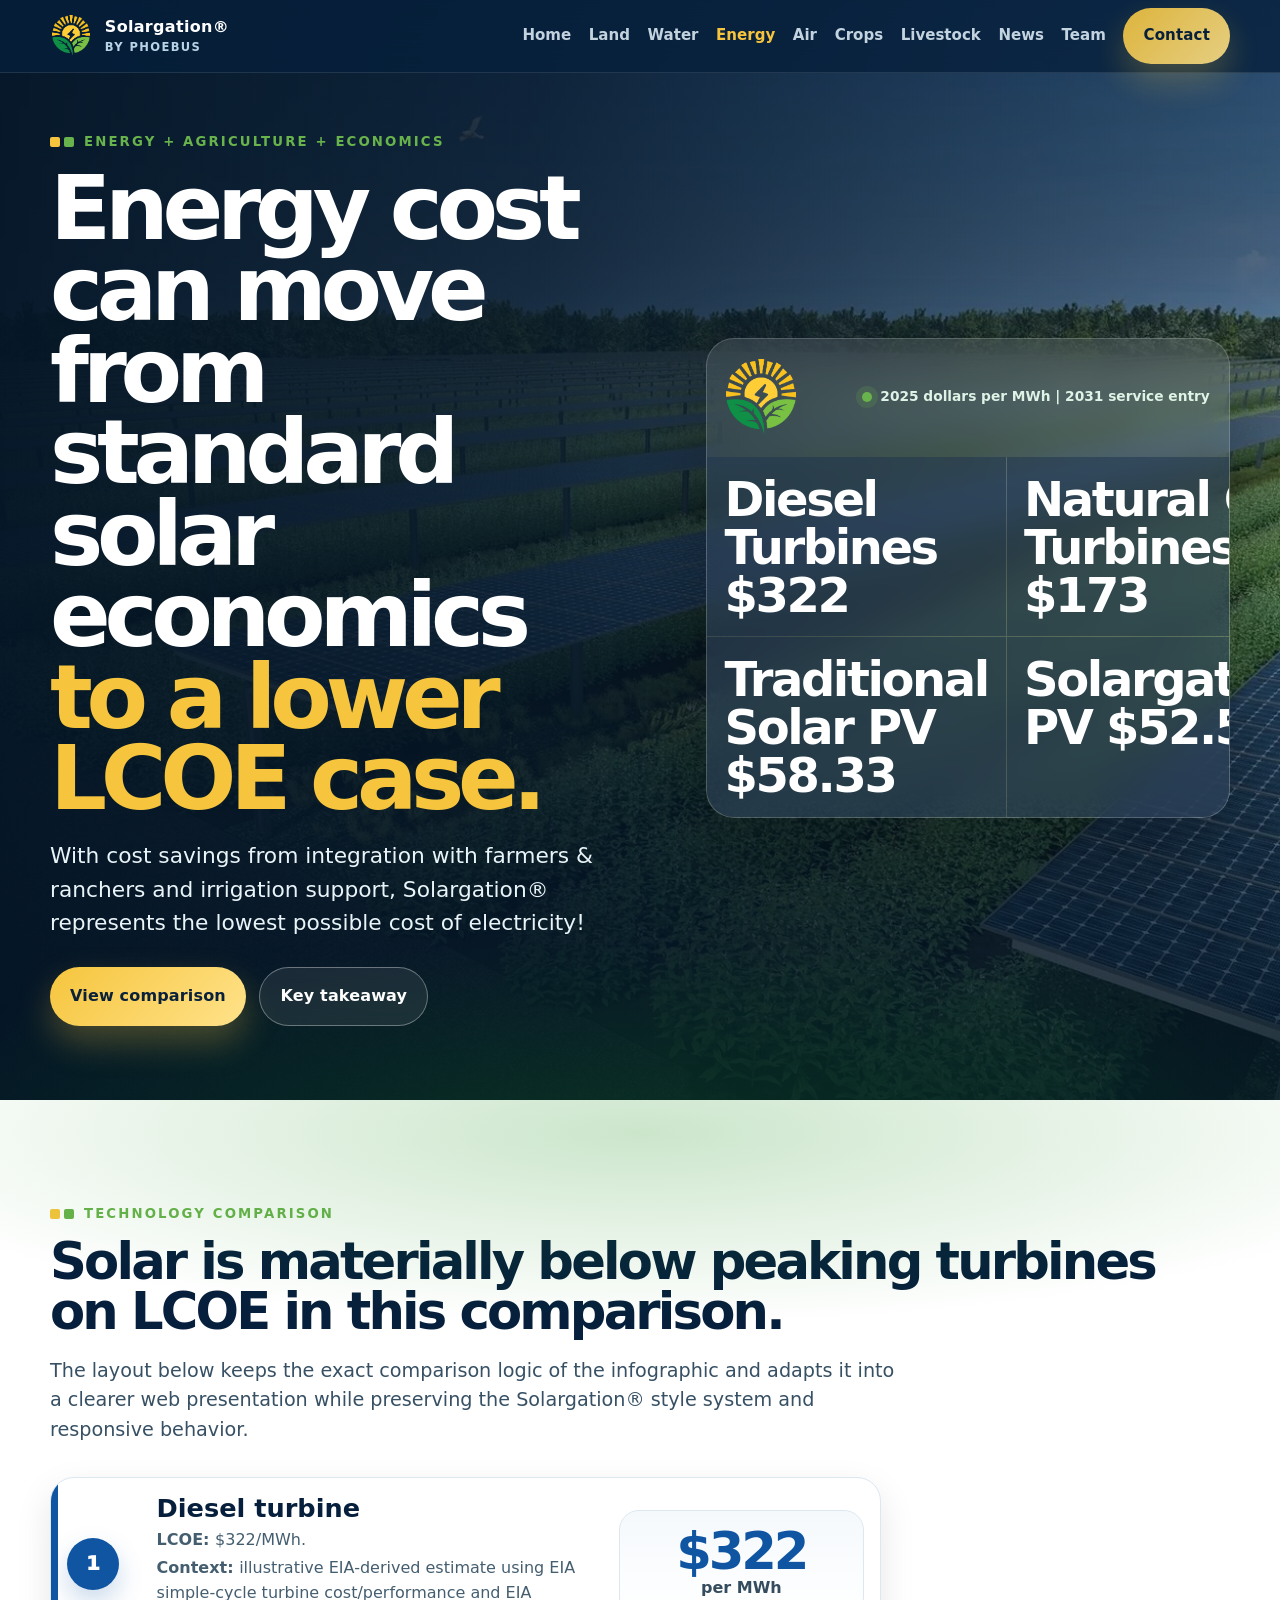
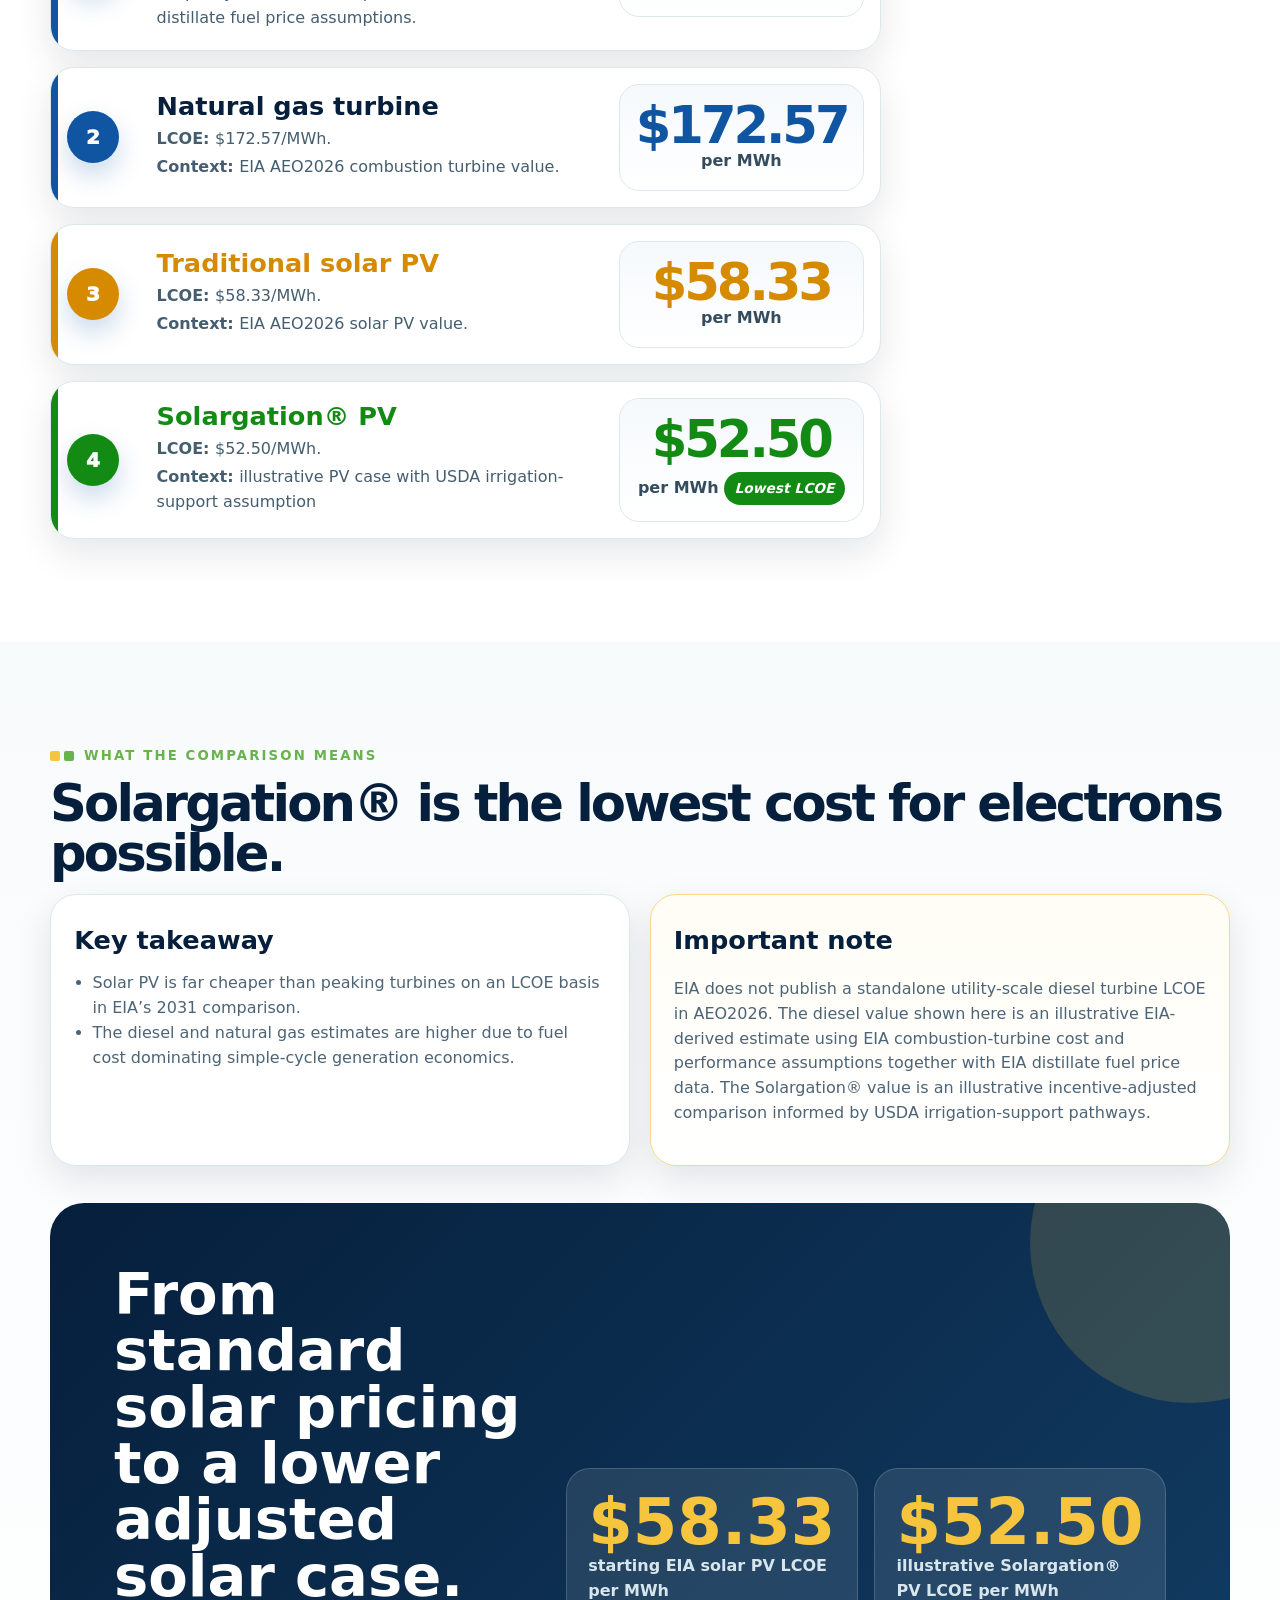
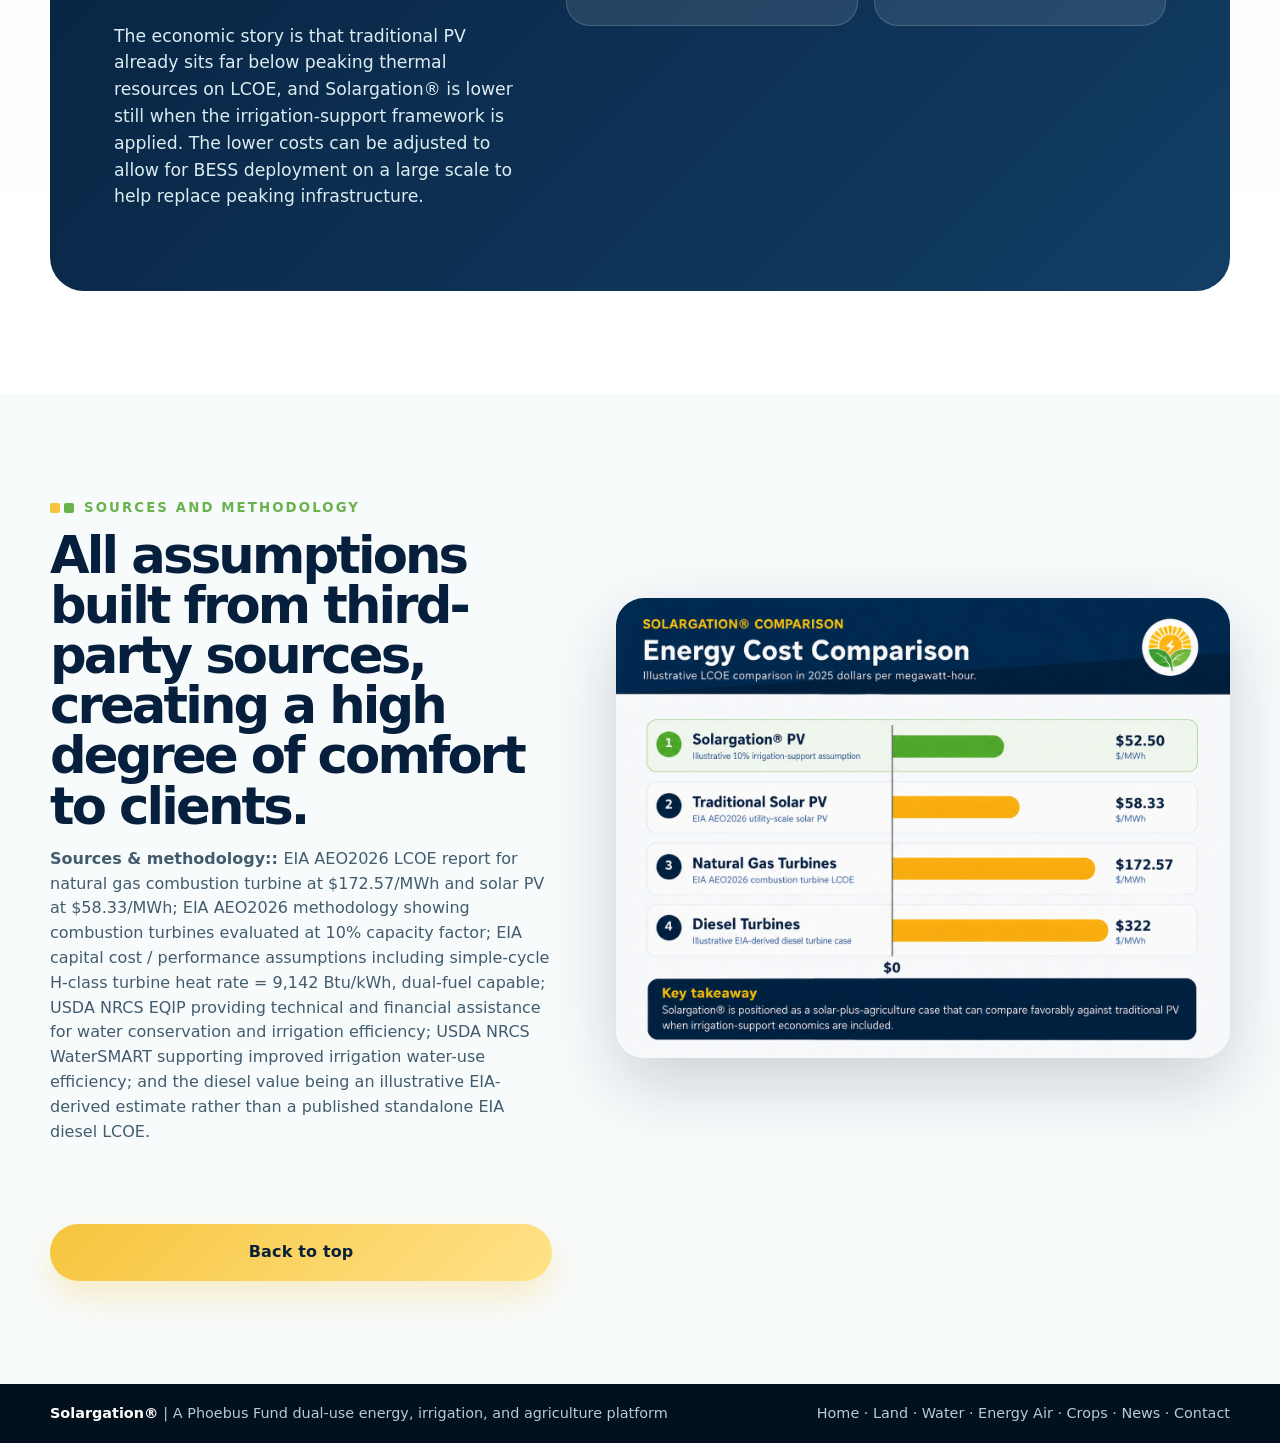
<file: energy.html>
<!DOCTYPE html>

<html lang="en">
<head>
<meta charset="utf-8"/>
<meta content="width=device-width, initial-scale=1, viewport-fit=cover" name="viewport"/>
<meta content="A Solargation® energy-cost comparison showing LCOE for diesel turbines, natural gas turbines, traditional PV, and Solargation® PV using U.S. EIA AEO2026 data and an illustrative 10% USDA irrigation-support assumption." name="description"/>
<link href="assets/favicon.ico" rel="icon" sizes="any"/>
<link href="assets/favicon-16x16.png" rel="icon" sizes="16x16" type="image/png"/>
<link href="assets/favicon-32x32.png" rel="icon" sizes="32x32" type="image/png"/>
<link href="assets/apple-touch-icon.png" rel="apple-touch-icon" sizes="180x180"/>
<link href="assets/site.webmanifest" rel="manifest"/>
<meta content="#061f3c" name="theme-color"/>
<title>
   Solargation® | Energy Cost Comparison
  </title>
<style>
   :root {
  --navy:#061f3c;
  --navy-2:#0a2a4e;
  --deep:#041526;
  --green:#69b34c;
  --green-2:#138a14;
  --gold:#f6c53d;
  --amber:#d58a00;
  --sky:#2aa7df;
  --blue:#0f55a2;
  --ice:#e9f4f8;
  --white:#fff;
  --muted:#617487;
  --line:#dce8ef;
  --max:1180px;
  --radius:28px;
  --shadow:0 26px 70px rgba(4,21,38,.18);
  --soft:0 14px 36px rgba(4,21,38,.10);
  --h1:clamp(2.55rem,7vw,6.1rem);
  --h2:clamp(2rem,4vw,4.15rem);
  --h3:clamp(1.18rem,2vw,1.7rem);
  --small:clamp(.83rem,1vw,.96rem)
}

* {
  box-sizing:border-box
}

html {
  scroll-behavior:smooth
}

body {
  margin:0;
  font-family:Inter,
  ui-sans-serif,
  system-ui,
  -apple-system,
  BlinkMacSystemFont,
  "Segoe UI",
  sans-serif;
  color:var(--deep);
  background:#f8fbfc;
  line-height:1.55;
  overflow-x:hidden
}

img {
  max-width:100%;
  display:block
}

a {
  color:inherit;
  text-decoration:none
}

.wrap {
  width:min(calc(100% - 40px),var(--max));
  margin-inline:auto
}

.eyebrow {
  display:inline-flex;
  gap:1.5rem;
  align-items:center;
  text-transform:uppercase;
  letter-spacing:.16em;
  font-size:var(--small);
  font-weight:800;
  color:var(--green);
}

.eyebrow:before {
  content:"";
  width:10px;
  height:10px;
  background:var(--gold);
  border-radius:2px;
  box-shadow:14px 0 0 var(--green)
}

.btn {
  display:inline-flex;
  align-items:center;
  justify-content:center;
  gap:.55rem;
  padding:1rem 1.25rem;
  border-radius:999px;
  font-weight:800;
  letter-spacing:.01em;
  transition:transform .22s ease,
  box-shadow .22s ease,
  background .22s ease;
  min-height:48px
}

.btn:hover {
  transform:translateY(-2px)
}

.btn-primary {
  background:linear-gradient(135deg,var(--gold),#ffe28a);
  color:#09213a;
  box-shadow:0 16px 34px rgba(246,197,61,.28)
}

.btn-secondary {
  border:1px solid rgba(255,255,255,.35);
  color:#fff;
  background:rgba(255,255,255,.08);
  backdrop-filter:blur(10px)
}

.site-header {
  position:fixed;
  inset:0 0 auto 0;
  z-index:50;
  background:rgba(6,31,60,.78);
  border-bottom:1px solid rgba(255,255,255,.10);
  backdrop-filter:blur(16px)
}

.nav {
  height:72px;
  display:flex;
  align-items:center;
  justify-content:space-between;
  gap:1rem
}

.brand {
  display:flex;
  align-items:center;
  gap:.8rem;
  color:#fff;
  font-weight:900;
  letter-spacing:.02em
}

.brand img {
  width:42px;
  height:42px;
  object-fit:contain
}

.brand small {
  display:block;
  color:#b9d4e6;
  font-weight:700;
  font-size:.72rem;
  letter-spacing:.12em;
  text-transform:uppercase
}

.nav-links {
  display:flex;
  align-items:center;
  gap:1.1rem;
  color:#d8e7f0;
  font-weight:750;
  font-size:.94rem
}

.nav-links a {
  opacity:.9
}

.nav-links a:hover {
  opacity:1;
  color:var(--gold)
}

.nav-links a[aria-current="page"] {
  opacity:1;
  color:var(--gold)
}

section {
  padding:clamp(64px,8vw,120px) 0
}

.section-title {
  font-size:clamp(2rem,4vw,4.15rem);
  line-height:.98;
  letter-spacing:-.055em;
  margin:.55rem 0 1rem;
  color:var(--navy)
}

.lead {
  font-size:clamp(1.08rem,1.5vw,1.36rem);
  color:#375064;
  max-width:850px
}

.hero {
  min-height:100svh;
  position:relative;
  display:grid;
  place-items:center;
  color:#fff;
  background:var(--navy);
  padding:130px 0 74px
}

.hero:before {
  content:"";
  position:absolute;
  inset:0;
  background-image:linear-gradient(90deg,rgba(4,21,38,.96) 0%,rgba(4,21,38,.78) 42%,rgba(4,21,38,.22) 100%),
  linear-gradient(0deg,rgba(4,21,38,.86) 0%,rgba(4,21,38,.10) 48%,rgba(4,21,38,.22) 100%),
  url('assets/noon-1600.webp');
  background-size:cover;
  background-position:center
}

.hero:after {
  content:"";
  position:absolute;
  inset:auto -20% -22% -20%;
  height:38%;
  background:radial-gradient(ellipse at center,rgba(19,138,20,.22),transparent 65%)
}

.hero-inner {
  position:relative;
  z-index:1;
  display:grid;
  grid-template-columns:minmax(0,1.05fr) minmax(320px,.95fr);
  gap:clamp(2rem,6vw,6rem);
  align-items:center
}

.hero h1 {
  font-size:var(--h1);
  line-height:.91;
  margin:.8rem 0 1.2rem;
  letter-spacing:-.07em
}

.hero h1 span {
  display:block;
  color:var(--gold)
}

.hero p {
  font-size:clamp(1.05rem,1.7vw,1.45rem);
  max-width:760px;
  color:#e9f4f8;
  margin:0 0 1.7rem
}

.hero-actions {
  display:flex;
  gap:.85rem;
  flex-wrap:wrap
}

.hero-panel {
  background:rgba(255,255,255,.10);
  border:1px solid rgba(255,255,255,.18);
  border-radius:var(--radius);
  backdrop-filter:blur(18px);
  box-shadow:0 34px 90px rgba(0,0,0,.28);
  overflow:hidden
}

.hero-panel-top {
  padding:1.2rem 1.2rem .35rem;
  display:flex;
  align-items:center;
  justify-content:space-between
}

.hero-panel-top img {
  width:70px
}

.status {
  display:flex;
  align-items:center;
  gap:.5rem;
  color:#dff3e6;
  font-weight:800;
  font-size:.86rem
}

.status i {
  display:block;
  width:10px;
  height:10px;
  background:var(--green);
  border-radius:50%;
  box-shadow:0 0 0 6px rgba(105,179,76,.18)
}

.metric-grid {
  display:grid;
  grid-template-columns:repeat(2,1fr);
  gap:1px;
  background:rgba(255,255,255,.10);
  margin-top:1rem
}

.metric {
  padding:1.1rem;
  background:rgba(6,31,60,.48)
}

.metric b {
  display:block;
  font-size:clamp(1.7rem,4vw,3rem);
  line-height:1;
  color:#fff;
  letter-spacing:-.05em
}

.metric span {
  display:block;
  color:#c6d8e6;
  font-size:.88rem;
  margin-top:.4rem
}

.benchmark {
  position:relative;
  z-index:1;
  background:#fff;
  border-bottom:1px solid var(--line)
}

.formula-card {
  display:grid;
  grid-template-columns:72px 1fr;
  gap:1.2rem;
  align-items:center;
  padding:1.3rem;
  border-radius:26px;
  background:linear-gradient(180deg,#f7fbfd,#fff);
  border:1px solid #d7e8f0;
  box-shadow:var(--soft)
}

.info-icon {
  width:60px;
  height:60px;
  border-radius:50%;
  display:grid;
  place-items:center;
  background:var(--blue);
  color:#fff;
  font-weight:950;
  font-size:2rem
}

.formula-card p {
  margin:.15rem 0;
  color:#243b50;
  font-size:clamp(1rem,1.4vw,1.25rem)
}

.formula-card strong {
  color:var(--navy)
}

.comparison {
  background:#fff
}

.comparison-grid {
  display:grid;
  grid-template-columns:minmax(0,1fr) 330px;
  gap:1.2rem;
  align-items:start;
  margin-top:2rem
}

.cards {
  display:grid;
  gap:1rem
}

.cost-card {
  display:grid;
  grid-template-columns:72px 1fr minmax(170px,245px);
  gap:1.1rem;
  align-items:center;
  padding:1rem;
  border-radius:24px;
  background:#fff;
  border:1px solid var(--line);
  box-shadow:var(--soft);
  position:relative;
  overflow:hidden
}

.cost-card:before {
  content:"";
  position:absolute;
  inset:0 auto 0 0;
  width:7px;
  background:var(--blue)
}

.cost-card.gold:before {
  background:var(--amber)
}

.cost-card.green:before {
  background:var(--green-2)
}

.cost-card .rank {
  width:52px;
  height:52px;
  border-radius:50%;
  display:grid;
  place-items:center;
  color:#fff;
  font-weight:950;
  font-size:1.25rem;
  background:var(--blue);
  box-shadow:0 12px 26px rgba(15,85,162,.22)
}

.cost-card.gold .rank {
  background:var(--amber)
}

.cost-card.green .rank {
  background:var(--green-2)
}

.cost-text h3 {
  margin:0 0 .4rem;
  font-size:var(--h3);
  color:var(--navy);
  line-height:1.1
}

.cost-card.gold h3 {
  color:var(--amber)
}

.cost-card.green h3 {
  color:var(--green-2)
}

.cost-text p {
  margin:.2rem 0;
  color:#445e70
}

.result {
  padding:1rem;
  border-radius:20px;
  background:linear-gradient(180deg,#f5f9fc,#fff);
  border:1px solid #dce8ef;
  text-align:center
}

.result b {
  display:block;
  font-size:clamp(2rem,4vw,3.4rem);
  line-height:.94;
  letter-spacing:-.06em;
  color:var(--blue)
}

.cost-card.gold .result b {
  color:var(--amber)
}

.cost-card.green .result b {
  color:var(--green-2)
}

.result span {
  font-weight:900;
  color:#344c5e
}

.gain-badge {
  display:inline-flex;
  margin-top:.55rem;
  padding:.38rem .65rem;
  border-radius:999px;
  background:var(--green-2);
  color:#fff;
  font-weight:900;
  font-size:.86rem
}

.assumptions {
  position:sticky;
  top:92px;
  background:linear-gradient(180deg,#0e7b18,#0c5414);
  color:#fff;
  border-radius:24px;
  box-shadow:var(--shadow);
  overflow:hidden
}

.assumptions h3 {
  margin:0;
  padding:1.1rem 1.15rem;
  background:rgba(255,255,255,.08);
  font-size:1.2rem
}

.assumptions ul {
  margin:0;
  padding:1.15rem 1.25rem 1.35rem 2.1rem;
  display:grid;
  gap:.95rem
}

.assumptions li {
  color:#f0f9f1
}

.meaning {
  background:linear-gradient(180deg,#f8fbfc,#fff)
}

.meaning-grid {
  display:grid;
  grid-template-columns:1fr 1fr;
  gap:1.2rem
}

.meaning-card {
  padding:1.45rem;
  border-radius:26px;
  background:#fff;
  border:1px solid var(--line);
  box-shadow:var(--soft)
}

.meaning-card h3 {
  margin:.2rem 0 .65rem;
  color:var(--navy);
  font-size:var(--h3)
}

.meaning-card p,
.meaning-card li {
  color:#4d6476
}

.meaning-card ul {
  margin:.5rem 0 0;
  padding-left:1.15rem
}

.note {
  border-color:#f5d889;
  background:linear-gradient(180deg,#fffdf5,#fff)
}

.source {
  background:#f8fbfc
}

.source-grid {
  display:grid;
  grid-template-columns:.9fr 1.1fr;
  gap:clamp(2rem,5vw,5rem);
  align-items:center
}

.image-stack {
  position:relative
}

.image-stack .main-img {
  border-radius:var(--radius);
  box-shadow:var(--shadow);
  aspect-ratio:4/3;
  object-fit:cover
}

.float-card {
  position:absolute;
  right:-22px;
  bottom:26px;
  width:min(360px,76%);
  padding:1.15rem;
  border-radius:22px;
  background:#fff;
  box-shadow:var(--shadow);
  border:1px solid #e3edf2
}

.float-card b {
  display:block;
  color:var(--navy);
  font-size:1.1rem
}

.float-card span {
  color:var(--muted);
  font-size:.95rem
}

.density {
  background:linear-gradient(135deg,var(--navy),#123e65);
  border-radius:34px;
  padding:clamp(2rem,5vw,4rem);
  color:#fff;
  display:grid;
  grid-template-columns:1fr 1fr;
  gap:2rem;
  align-items:center;
  margin-top:2.3rem;
  overflow:hidden;
  position:relative
}

.density:after {
  content:"";
  position:absolute;
  right:-120px;
  top:-120px;
  width:320px;
  height:320px;
  border-radius:50%;
  background:rgba(246,197,61,.16)
}

.density h2 {
  font-size:clamp(2rem,4.5vw,4.4rem);
  line-height:.98;
  margin:0
}

.density p {
  font-size:1.08rem;
  color:#dcecf2
}

.density-metrics {
  display:grid;
  grid-template-columns:1fr 1fr;
  gap:1rem;
  position:relative;
  z-index:1
}

.density-metric {
  padding:1.35rem;
  border-radius:24px;
  background:rgba(255,255,255,.10);
  border:1px solid rgba(255,255,255,.16)
}

.density-metric b {
  display:block;
  font-size:clamp(2.1rem,5vw,4.8rem);
  line-height:1;
  color:var(--gold)
}

.density-metric span {
  color:#d7e5ed;
  font-weight:760
}

.cta {
  position:relative;
  color:#fff;
  background:var(--deep);
  overflow:hidden;
  padding:clamp(70px,9vw,132px) 0
}

.cta:before {
  content:"";
  position:absolute;
  inset:0;
  background:linear-gradient(90deg,rgba(4,21,38,.92),rgba(4,21,38,.58)),
  url('assets/afternoon-1600.webp') center/cover no-repeat
}

.cta .wrap {
  position:relative;
  z-index:1;
  display:grid;
  grid-template-columns:1fr .8fr;
  gap:2rem;
  align-items:center
}

.cta h2 {
  font-size:var(--h2);
  line-height:.98;
  letter-spacing:-.055em;
  margin:.6rem 0 1rem
}

.cta p {
  font-size:clamp(1.03rem,1.4vw,1.22rem);
  color:#e6eff4;
  max-width:720px
}

.next-card {
  padding:1.45rem;
  border-radius:26px;
  background:rgba(255,255,255,.10);
  border:1px solid rgba(255,255,255,.16);
  backdrop-filter:blur(14px)
}

.next-card ul {
  margin:0;
  padding-left:1.15rem;
  display:grid;
  gap:.8rem;
  color:#edf5f8
}

.sources-list {
  font-size:1rem;
  color:#425c6d
}

.site-footer {
  padding:1.15rem 0;
  background:#03111e;
  color:#b6cad9;
  font-size:.9rem
}

.footer-inner {
  display:flex;
  justify-content:space-between;
  gap:1rem;
  flex-wrap:wrap
}

.footer-inner strong {
  color:#fff
}

.source-note {
  font-size:.94rem;
  color:#536b7c
}

.highlight {
  color:var(--gold);
  font-weight:900
}

@media(max-width:1100px) {
  .hero-inner,
  .source-grid,
  .cta .wrap,
  .density,
  .comparison-grid,
  .meaning-grid {
    grid-template-columns:1fr
  }
  .assumptions {
    position:relative;
    top:auto
  }
  .cta .wrap {
    gap:1.35rem
  }
  .density-metrics {
    grid-template-columns:1fr 1fr
  }

}

@media(max-width:780px) {
  .nav {
    height:auto;
    padding:14px 0;
    align-items:flex-start
  }
  .nav-links {
    flex-wrap:wrap;
    justify-content:flex-end
  }
  .hero {
    padding-top:150px
  }
  .hero-panel {
    margin-top:1rem
  }
  .metric-grid,
  .density-metrics {
    grid-template-columns:1fr 1fr
  }
  .cost-card {
    grid-template-columns:56px 1fr
  }
  .result {
    grid-column:1/-1
  }
  .formula-card {
    grid-template-columns:1fr;
    text-align:left
  }
  .source-grid,
  .meaning-grid,
  .cta .wrap,
  .density {
    grid-template-columns:1fr
  }
  .image-stack .main-img {
    aspect-ratio:1/1
  }
  .float-card {
    position:relative;
    right:auto;
    bottom:auto;
    width:100%;
    margin-top:.9rem
  }
  .density {
    padding:1.35rem;
    border-radius:26px
  }
  .footer-inner {
    display:block
  }
  .nav .btn {
    padding:.75rem .9rem;
    min-height:42px
  }

}

@media(max-width:560px) {
  .wrap {
    width:min(calc(100% - 24px),var(--max))
  }
  .metric-grid,
  .density-metrics {
    grid-template-columns:1fr
  }
  .nav-links {
    gap:.7rem;
    font-size:.86rem
  }
  .cost-card {
    padding:.85rem;
    border-radius:20px
  }
  .hero h1 {
    letter-spacing:-.05em
  }
  .section-title {
    letter-spacing:-.04em
  }

}

@media(min-width:1500px) {
  :root {
    --max:1320px
  }

}

@media(prefers-reduced-motion:reduce) {
  * {
    scroll-behavior:auto!important;
    transition:none!important;
    animation:none!important
  }

}

.download-area {
  background:#f8fbfc;
  padding:clamp(54px,7vw,92px) 0
}

.download-panel {
  display:grid;
  grid-template-columns:1.05fr .95fr;
  gap:clamp(1.2rem,4vw,3rem);
  align-items:center;
  padding:clamp(1.25rem,3vw,2.4rem);
  border-radius:30px;
  background:#fff;
  border:1px solid #e2edf2;
  box-shadow:0 18px 44px rgba(5,32,58,.08)
}

.download-panel img {
  border-radius:24px;
  border:1px solid #dfeaf0;
  box-shadow:0 12px 30px rgba(5,32,58,.08)
}

.download-panel p {
  color:#526b7d;
  font-size:1.05rem
}

.download-actions {
  display:flex;
  gap:.8rem;
  flex-wrap:wrap;
  margin-top:1.1rem
}

.btn-download {
  background:linear-gradient(135deg,var(--green),#92cf6c);
  color:#07203a;
  box-shadow:0 14px 30px rgba(105,179,76,.22)
}

@media(max-width:900px) {
  .download-panel {
    grid-template-columns:1fr
  }

}
  </style>
<link href="assets/site-responsive.css" rel="stylesheet"/>
</head>
<body>
<header aria-label="Site header" class="site-header">
<div class="wrap nav">
<a aria-label="Solargation® Home" class="brand" href="index.html">
<img alt="Solargation® mark" decoding="async" fetchpriority="high" loading="eager" src="assets/solargation-mark.png"/>
<span>
                    Solargation®
                    <small>by Phoebus</small>
</span>
</a><button aria-controls="primary-navigation" aria-expanded="false" aria-label="Open site navigation" class="nav-toggle" type="button"><span aria-hidden="true" class="nav-toggle-lines"></span></button>
<nav aria-label="Primary navigation" class="nav-links" id="primary-navigation">
<a href="index.html">Home</a>
<a href="landuse.html">Land</a>
<a href="wateruse.html">Water</a>
<a aria-current="page" href="energy.html">Energy</a>
<a href="air.html">Air</a>
<a href="crops.html">Crops</a>
<a href="livestock.html">Livestock</a>
<a href="news.html">News</a>
<a href="about-team.html">Team</a>
<a class="btn btn-primary" href="contact.html">Contact</a>
</nav>
</div>
</header>
<main id="top">
<section aria-labelledby="hero-title" class="hero">
<div class="wrap hero-inner">
<div>
<span class="eyebrow">
       Energy + Agriculture + Economics
      </span>
<h1 id="hero-title">
       Energy cost can move from standard solar economics
       <span>
        to a lower LCOE case.
       </span>
</h1>
<p>
       With cost savings from integration with farmers &amp; ranchers and irrigation support, Solargation® represents the lowest possible cost of electricity!
      </p>
<div class="hero-actions">
<a class="btn btn-primary" href="#comparison">
        View comparison
       </a>
<a class="btn btn-secondary" href="#meaning">
        Key takeaway
       </a>
</div>
</div>
<aside aria-label="LCOE summary statistics" class="hero-panel">
<div class="hero-panel-top">
<img alt="" decoding="async" fetchpriority="high" loading="eager" src="assets/solargation-mark.png"/>
<span class="status">
<i>
</i>
        2025 dollars per MWh | 2031 service entry
       </span>
</div>
<div class="metric-grid">
<div class="metric">
<b>
        Diesel Turbines
        $322
        </b>
</div>
<div class="metric">
<b>
         Natural Gas Turbines 
         $173
        </b>
</div>
<div class="metric">
<b>
         Traditional Solar PV 
         $58.33
        </b>
</div>
<div class="metric">
<b emphasis="true">
         Solargation® PV 
         $52.50
        </b>
</div>
</div>
</aside>
</div>
</section>
<section aria-labelledby="comparison-title" class="comparison" id="comparison">
<div class="wrap">
<span class="eyebrow">
      Technology comparison
     </span>
<h2 class="section-title" id="comparison-title">
      Solar is materially below peaking turbines on LCOE in this comparison.
     </h2>
<p class="lead">
      The layout below keeps the exact comparison logic of the infographic and adapts it into a clearer web presentation while preserving the Solargation® style system and responsive behavior.
     </p>
<div class="comparison-grid">
<div class="cards">
<article class="cost-card">
<div class="rank">
         1
        </div>
<div class="cost-text">
<h3>
          Diesel turbine
         </h3>
<p>
<strong>
           LCOE:
          </strong>
          $322/MWh.
         </p>
<p>
<strong>
           Context:
          </strong>
          illustrative EIA-derived estimate using EIA simple-cycle turbine cost/performance and EIA distillate fuel price assumptions.
         </p>
</div>
<div class="result">
<b>
          $322
         </b>
<span>
          per MWh
         </span>
</div>
</article>
<article class="cost-card">
<div class="rank">
         2
        </div>
<div class="cost-text">
<h3>
          Natural gas turbine
         </h3>
<p>
<strong>
           LCOE:
          </strong>
          $172.57/MWh.
         </p>
<p>
<strong>
           Context:
          </strong>
          EIA AEO2026 combustion turbine value.
         </p>
</div>
<div class="result">
<b>
          $172.57
         </b>
<span>
          per MWh
         </span>
</div>
</article>
<article class="cost-card gold">
<div class="rank">
         3
        </div>
<div class="cost-text">
<h3>
          Traditional solar PV
         </h3>
<p>
<strong>
           LCOE:
          </strong>
          $58.33/MWh.
         </p>
<p>
<strong>
           Context:
          </strong>
          EIA AEO2026 solar PV value.
         </p>
</div>
<div class="result">
<b>
          $58.33
         </b>
<span>
          per MWh
         </span>
</div>
</article>
<article class="cost-card green">
<div class="rank">
         4
        </div>
<div class="cost-text">
<h3>
          Solargation® PV
         </h3>
<p>
<strong>
           LCOE:
          </strong>
          $52.50/MWh.
         </p>
<p>
<strong>
           Context:
          </strong>
          illustrative PV case with USDA irrigation-support assumption
         </p>
</div>
<div class="result">
<b>
          $52.50
         </b>
<span>
          per MWh
         </span>
<em class="gain-badge">
          Lowest LCOE
         </em>
</div>
</article>
</div>
</div>
</div>
</section>
<section aria-labelledby="meaning-title" class="meaning" id="meaning">
<div class="wrap">
<span class="eyebrow">
      What the comparison means
     </span>
<h2 class="section-title" id="meaning-title">
      Solargation® is the lowest cost for electrons possible.
     </h2>
<div class="meaning-grid">
<article class="meaning-card">
<h3>
        Key takeaway
       </h3>
<ul>
<li>
         Solar PV is far cheaper than peaking turbines on an LCOE basis in EIA’s 2031 comparison.
        </li>
<li>
         The diesel and natural gas estimates are higher due to fuel cost dominating simple-cycle generation economics.
        </li>
</ul>
</article>
<article class="meaning-card note">
<h3>
        Important note
       </h3>
<p>
        EIA does not publish a standalone utility-scale diesel turbine LCOE in AEO2026. The diesel value shown here is an illustrative EIA-derived estimate using EIA combustion-turbine cost and performance assumptions together with EIA distillate fuel price data. The Solargation® value is an illustrative incentive-adjusted comparison informed by USDA irrigation-support pathways.
       </p>
</article>
</div>
<div aria-label="Solargation® cost summary" class="density">
<div>
<h2>
        From standard solar pricing to a lower adjusted solar case.
       </h2>
<p>
        The economic story is that traditional PV already sits far below peaking thermal resources on LCOE, and Solargation® is lower still when the irrigation-support framework is applied. The lower costs can be adjusted to allow for BESS deployment on a large scale to help replace peaking infrastructure.
       </p>
</div>
<div class="density-metrics">
<div class="density-metric">
<b>
         $58.33
        </b>
<span>
         starting EIA solar PV LCOE per MWh
        </span>
</div>
<div class="density-metric">
<b>
         $52.50
        </b>
<span>
         illustrative Solargation® PV LCOE per MWh
        </span>
</div>
</div>
</div>
</div>
</section>
<section aria-labelledby="source-title" class="source">
<div class="wrap source-grid">
<div>
<span class="eyebrow">
       Sources and methodology
      </span>
<h2 class="section-title" id="source-title">All assumptions built from third-party sources, creating a high degree of comfort to clients.
        </h2>
<p class="sources-list">
<strong>
        Sources &amp; methodology::
       </strong>
       EIA AEO2026 LCOE report for natural gas combustion turbine at $172.57/MWh and solar PV at $58.33/MWh; EIA AEO2026 methodology showing combustion turbines evaluated at 10% capacity factor; EIA capital cost / performance assumptions including simple-cycle H-class turbine heat rate = 9,142 Btu/kWh, dual-fuel capable; USDA NRCS EQIP providing technical and financial assistance for water conservation and irrigation efficiency; USDA NRCS WaterSMART supporting improved irrigation water-use efficiency; and the diesel value being an illustrative EIA-derived estimate rather than a published standalone EIA diesel LCOE.
      </p>
</div>
<div class="image-stack">
<img alt="Energy cost comparison graphic" class="main-img" decoding="async" loading="lazy" src="assets/energy-comparison-download.png"/>
</div>
<a class="btn btn-primary" href="#top">
       Back to top
      </a>
</div>
</section>
</main>
<footer class="site-footer">
<div class="wrap footer-inner">
<div>
<strong>
      Solargation®
     </strong>
     | A Phoebus Fund dual-use energy, irrigation, and agriculture platform
    </div>
<div>
<a href="index.html">
      Home
     </a>
     ·
     <a href="landuse.html">
      Land
     </a>
     ·
     <a href="wateruse.html">
      Water
     </a>
     ·
     <a href="energy.html">
      Energy
     </a>
<a href="air.html">Air</a>
     ·
     <a href="crops.html">
      Crops
     </a>
     ·
     <a href="news.html">
      News
     </a>
     ·
     <a href="contact.html">
      Contact
     </a>
</div>
</div>
</footer>
<script defer="defer" src="assets/site-navigation.js"></script>
</body>
</html>
</file>
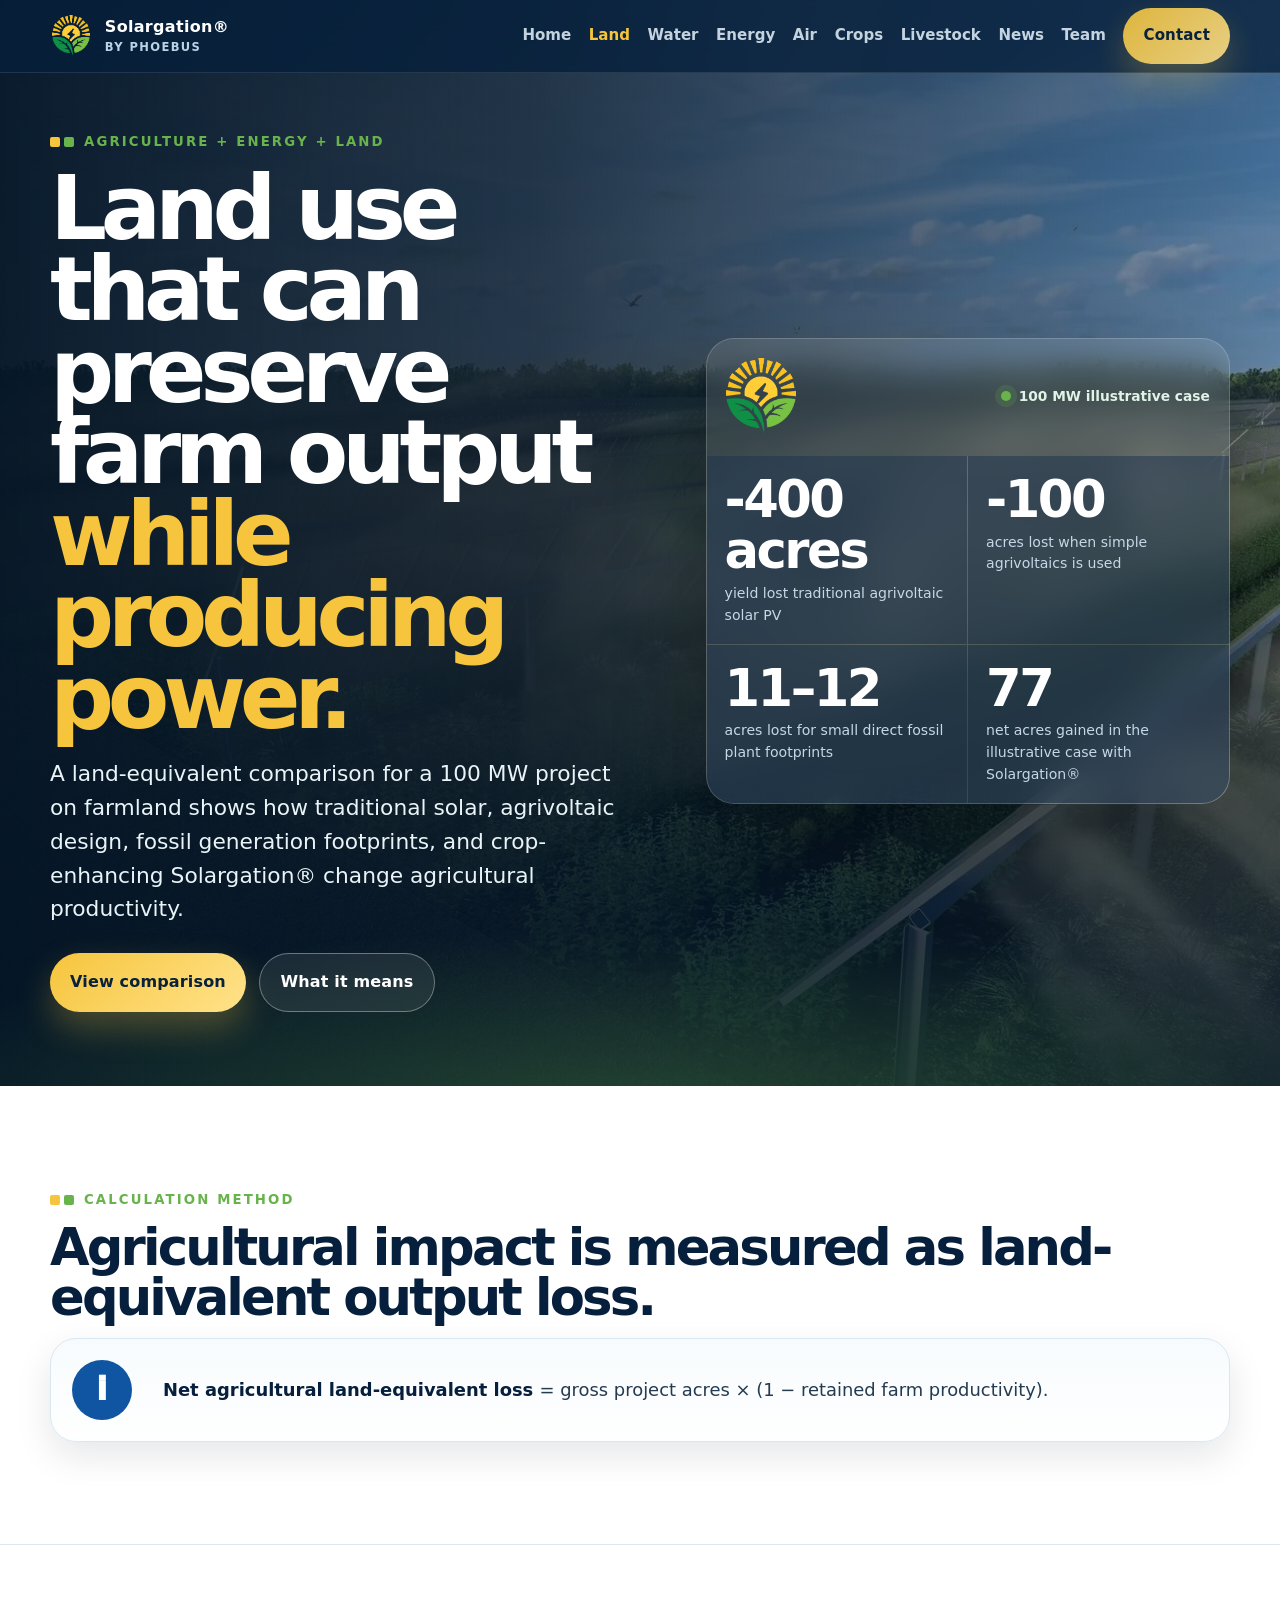
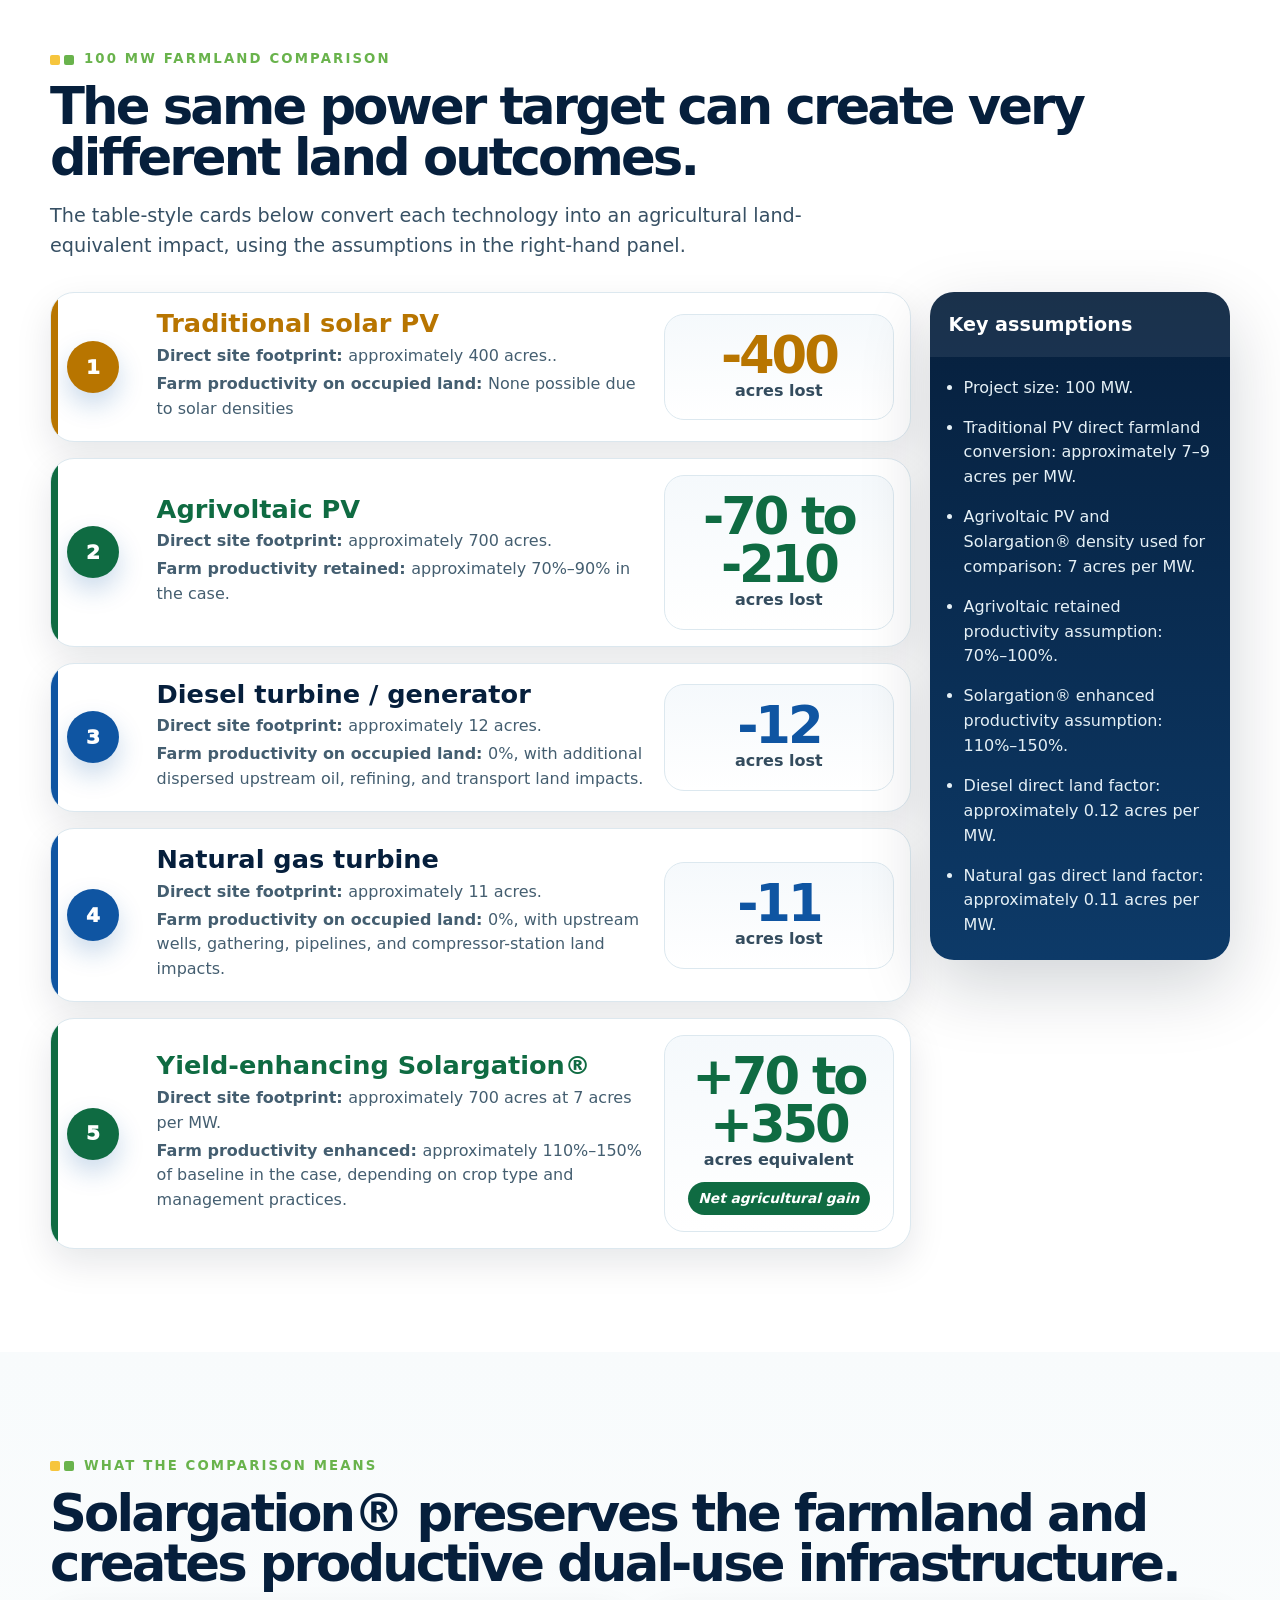
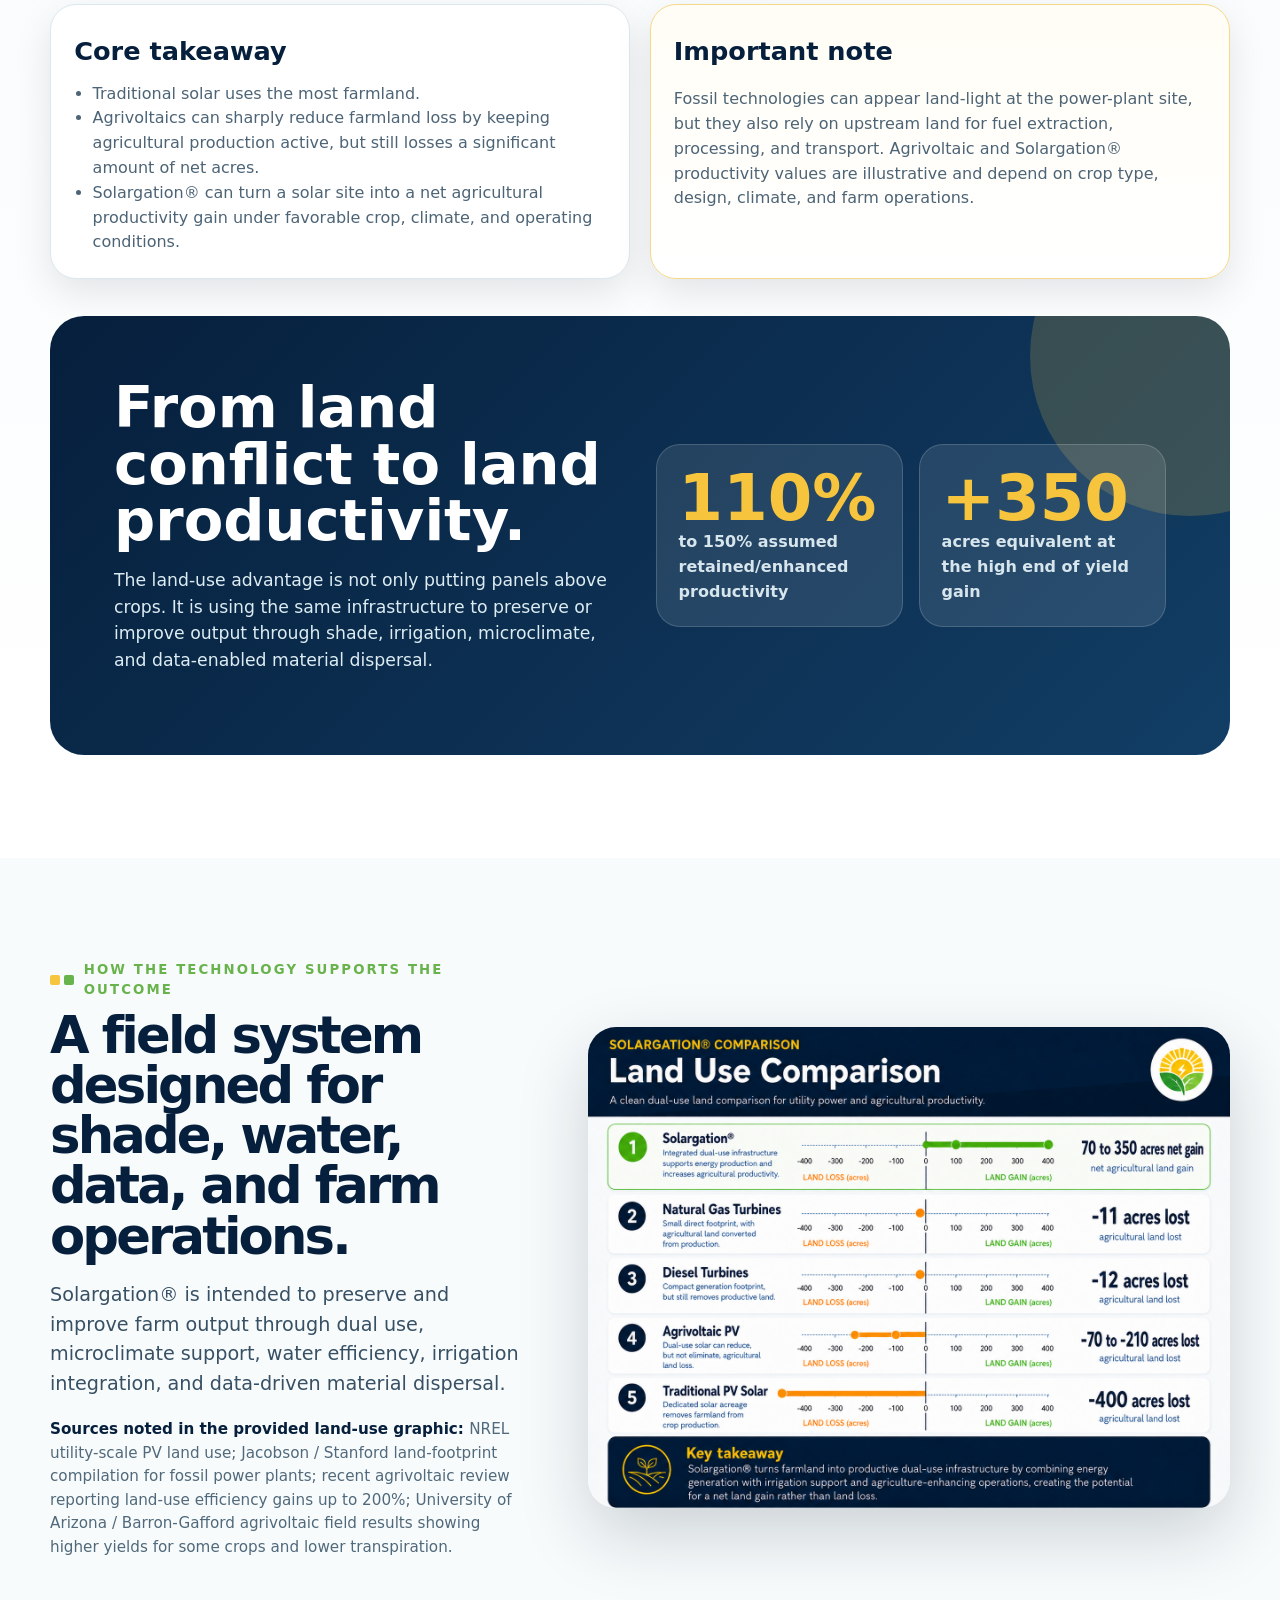
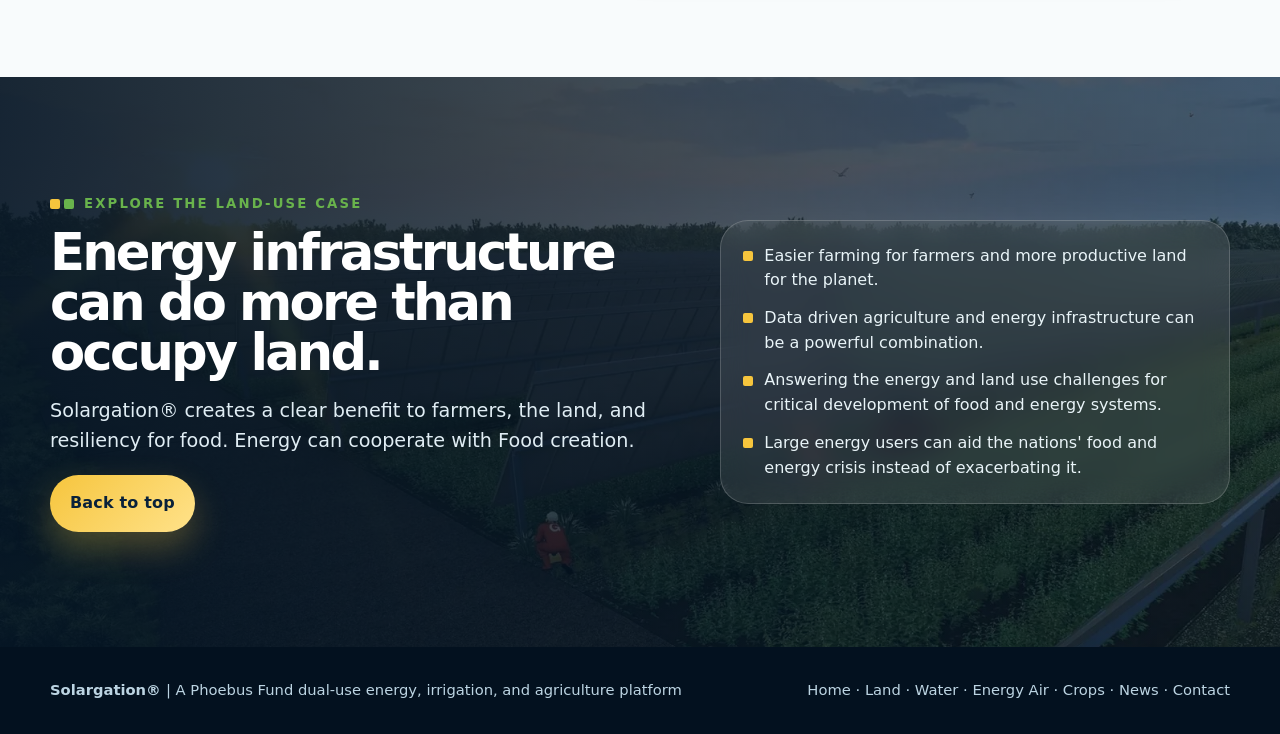
<file: landuse.html>
<!DOCTYPE html>

<html lang="en">
<head>
<meta charset="utf-8"/>
<meta content="width=device-width, initial-scale=1, viewport-fit=cover" name="viewport"/>
<meta content="A Solargation® land-use comparison showing agricultural land-equivalent impacts for traditional solar PV, agrivoltaics, fossil generation, and crop-enhancing Solargation®." name="description"/>
<link href="assets/favicon.ico" rel="icon" sizes="any"/>
<link href="assets/favicon-16x16.png" rel="icon" sizes="16x16" type="image/png"/>
<link href="assets/favicon-32x32.png" rel="icon" sizes="32x32" type="image/png"/>
<link href="assets/apple-touch-icon.png" rel="apple-touch-icon" sizes="180x180"/>
<link href="assets/site.webmanifest" rel="manifest"/>
<meta content="#061f3c" name="theme-color"/>
<title>
   Solargation® | Land Use Comparison
  </title>
<style>
   :root {
    --navy: #061f3c;
    --navy-2: #0a2a4e;
    --deep: #041526;
    --green: #69b34c;
    --green-2: #0f6b42;
    --gold: #f6c53d;
    --amber: #b87500;
    --sky: #2aa7df;
    --blue: #0f55a2;
    --ice: #e9f4f8;
    --white: #fff;
    --muted: #617487;
    --line: #dce8ef;
    --max: 1180px;
    --radius: 28px;
    --shadow: 0 26px 70px rgba(4,21,38,.18);
    --soft: 0 14px 36px rgba(4,21,38,.10);
    --h1: clamp(2.55rem,7vw,6.1rem);
    --h2: clamp(2rem,4vw,4.15rem);
    --h3: clamp(1.18rem,2vw,1.7rem);
    --p: clamp(1rem,1.25vw,1.18rem);
    --small: clamp(.83rem,1vw,.96rem);
}

* {
    box-sizing: border-box;
}

html {
    scroll-behavior: smooth;
}

body {
    margin: 0;
    font-family: Inter,ui-sans-serif,system-ui,-apple-system,BlinkMacSystemFont,"Segoe UI",sans-serif;
    color: var(--deep);
    background: #f8fbfc;
    line-height: 1.55;
    overflow-x: hidden;
}

img {
    max-width: 100%;
    display: block;
}

a {
    color: inherit;
    text-decoration: none;
}

.wrap {
    width: min(calc(100% - 40px),var(--max));
    margin-inline: auto;
}

.eyebrow {
    display: inline-flex;
    gap: 1.5rem;
    align-items: center;
    text-transform: uppercase;
    letter-spacing: .16em;
    font-size: var(--small);
    font-weight: 800;
    color: var(--green);
}

.eyebrow:before {
    content: "";
    width: 10px;
    height: 10px;
    background: var(--gold);
    border-radius: 2px;
    box-shadow: 14px 0 0 var(--green);
}

.btn {
    display: inline-flex;
    align-items: center;
    justify-content: center;
    gap: .55rem;
    padding: 1rem 1.25rem;
    border-radius: 999px;
    font-weight: 800;
    letter-spacing: .01em;
    transition: transform .22s ease,box-shadow .22s ease,background .22s ease;
    min-height: 48px;
}

.btn:hover {
    transform: translateY(-2px);
}

.btn-primary {
    background: linear-gradient(135deg,var(--gold),#ffe28a);
    color: #09213a;
    box-shadow: 0 16px 34px rgba(246,197,61,.28);
}

.btn-secondary {
    border: 1px solid rgba(255,255,255,.35);
    color: #fff;
    background: rgba(255,255,255,.08);
    backdrop-filter: blur(10px);
}

.site-header {
    position: fixed;
    inset: 0 0 auto 0;
    z-index: 50;
    background: rgba(6,31,60,.78);
    border-bottom: 1px solid rgba(255,255,255,.10);
    backdrop-filter: blur(16px);
}

.nav {
    height: 72px;
    display: flex;
    align-items: center;
    justify-content: space-between;
    gap: 1rem;
}

.brand {
    display: flex;
    align-items: center;
    gap: .8rem;
    color: #fff;
    font-weight: 900;
    letter-spacing: .02em;
}

.brand img {
    width: 42px;
    height: 42px;
    object-fit: contain;
}

.brand small {
    display: block;
    color: #b9d4e6;
    font-weight: 700;
    font-size: .72rem;
    letter-spacing: .12em;
    text-transform: uppercase;
}

.nav-links {
    display: flex;
    align-items: center;
    gap: 1.1rem;
    color: #d8e7f0;
    font-weight: 750;
    font-size: .94rem;
}

.nav-links a {
    opacity: .9;
}

.nav-links a:hover {
    opacity: 1;
    color: var(--gold);
}

.nav-links a[aria-current="page"] {
    opacity: 1;
    color: var(--gold);
}

section {
    padding: clamp(64px,8vw,120px) 0;
}

.section-title {
    font-size: var(--h2);
    line-height: .98;
    letter-spacing: -.055em;
    margin: .55rem 0 1rem;
    color: var(--navy);
}

.lead {
    font-size: clamp(1.08rem,1.5vw,1.36rem);
    color: #375064;
    max-width: 820px;
}

.hero {
    min-height: 100svh;
    position: relative;
    display: grid;
    place-items: center;
    color: #fff;
    background: var(--navy);
    padding: 130px 0 74px;
}

.hero:before {
    content: "";
    position: absolute;
    inset: 0;
    background-image: linear-gradient(90deg,rgba(4,21,38,.96) 0%,rgba(4,21,38,.78) 42%,rgba(4,21,38,.22) 100%),linear-gradient(0deg,rgba(4,21,38,.86) 0%,rgba(4,21,38,.10) 48%,rgba(4,21,38,.22) 100%),url('assets/hero-1600.webp');
    background-size: cover;
    background-position: center;
}

.hero:after {
    content: "";
    position: absolute;
    inset: auto -20% -22% -20%;
    height: 38%;
    background: radial-gradient(ellipse at center,rgba(105,179,76,.30),transparent 65%);
}

.hero-inner {
    position: relative;
    z-index: 1;
    display: grid;
    grid-template-columns: minmax(0,1.05fr) minmax(320px,.95fr);
    gap: clamp(2rem,6vw,6rem);
    align-items: center;
}

.hero h1 {
    font-size: var(--h1);
    line-height: .91;
    margin: .8rem 0 1.2rem;
    letter-spacing: -.07em;
}

.hero h1 span {
    display: block;
    color: var(--gold);
}

.hero p {
    font-size: clamp(1.05rem,1.7vw,1.45rem);
    max-width: 760px;
    color: #e9f4f8;
    margin: 0 0 1.7rem;
}

.hero-actions {
    display: flex;
    gap: .85rem;
    flex-wrap: wrap;
}

.hero-panel {
    background: rgba(255,255,255,.10);
    border: 1px solid rgba(255,255,255,.18);
    border-radius: var(--radius);
    backdrop-filter: blur(18px);
    box-shadow: 0 34px 90px rgba(0,0,0,.28);
    overflow: hidden;
}

.hero-panel-top {
    padding: 1.2rem 1.2rem .35rem;
    display: flex;
    align-items: center;
    justify-content: space-between;
}

.hero-panel-top img {
    width: 70px;
}

.status {
    display: flex;
    align-items: center;
    gap: .5rem;
    color: #dff3e6;
    font-weight: 800;
    font-size: .86rem;
}

.status i {
    display: block;
    width: 10px;
    height: 10px;
    background: var(--green);
    border-radius: 50%;
    box-shadow: 0 0 0 6px rgba(105,179,76,.18);
}

.metric-grid {
    display: grid;
    grid-template-columns: repeat(2,1fr);
    gap: 1px;
    background: rgba(255,255,255,.10);
    margin-top: 1rem;
}

.metric {
    padding: 1.1rem;
    background: rgba(6,31,60,.48);
}

.metric b {
    display: block;
    font-size: clamp(1.7rem,4vw,3.2rem);
    line-height: 1;
    color: #fff;
    letter-spacing: -.05em;
}

.metric span {
    display: block;
    color: #c6d8e6;
    font-size: .88rem;
    margin-top: .4rem;
}

.formula {
    position: relative;
    z-index: 1;
    background: #fff;
    border-bottom: 1px solid var(--line);
}

.formula-card {
    display: grid;
    grid-template-columns: 72px 1fr;
    gap: 1.2rem;
    align-items: center;
    padding: 1.3rem;
    border-radius: 26px;
    background: linear-gradient(180deg,#f7fbfd,#fff);
    border: 1px solid #d7e8f0;
    box-shadow: var(--soft);
}

.info-icon {
    width: 60px;
    height: 60px;
    border-radius: 50%;
    display: grid;
    place-items: center;
    background: var(--blue);
    color: #fff;
    font-weight: 950;
    font-size: 2rem;
}

.formula-card p {
    margin: .15rem 0;
    color: #243b50;
    font-size: clamp(1rem,1.4vw,1.25rem);
}

.formula-card strong {
    color: var(--navy);
}

.comparison {
    background: #fff;
}

.comparison-grid {
    display: grid;
    grid-template-columns: minmax(0,1fr) 300px;
    gap: 1.2rem;
    align-items: start;
    margin-top: 2rem;
}

.cards {
    display: grid;
    gap: 1rem;
}

.land-card {
    display: grid;
    grid-template-columns: 72px 1fr minmax(170px,230px);
    gap: 1.1rem;
    align-items: center;
    padding: 1rem;
    border-radius: 24px;
    background: #fff;
    border: 1px solid var(--line);
    box-shadow: var(--soft);
    position: relative;
    overflow: hidden;
}

.land-card:before {
    content: "";
    position: absolute;
    inset: 0 auto 0 0;
    width: 7px;
    background: var(--blue);
}

.land-card.gold:before {
    background: var(--amber);
}

.land-card.green:before {
    background: var(--green-2);
}

.land-card .rank {
    width: 52px;
    height: 52px;
    border-radius: 50%;
    display: grid;
    place-items: center;
    color: #fff;
    font-weight: 950;
    font-size: 1.25rem;
    background: var(--blue);
    box-shadow: 0 12px 26px rgba(15,85,162,.22);
}

.land-card.gold .rank {
    background: var(--amber);
}

.land-card.green .rank {
    background: var(--green-2);
}

.land-text h3 {
    margin: 0 0 .4rem;
    font-size: var(--h3);
    color: var(--navy);
    line-height: 1.1;
}

.land-card.gold h3 {
    color: var(--amber);
}

.land-card.green h3 {
    color: var(--green-2);
}

.land-text p {
    margin: .2rem 0;
    color: #445e70;
}

.result {
    padding: 1rem;
    border-radius: 20px;
    background: linear-gradient(180deg,#f5f9fc,#fff);
    border: 1px solid #dce8ef;
    text-align: center;
}

.result b {
    display: block;
    font-size: clamp(2rem,4vw,3.7rem);
    line-height: .94;
    letter-spacing: -.06em;
    color: var(--blue);
}

.land-card.gold .result b {
    color: var(--amber);
}

.land-card.green .result b {
    color: var(--green-2);
}

.result span {
    font-weight: 900;
    color: #344c5e;
}

.gain-badge {
    display: inline-flex;
    margin-top: .55rem;
    padding: .38rem .65rem;
    border-radius: 999px;
    background: var(--green-2);
    color: #fff;
    font-weight: 900;
    font-size: .86rem;
}

.assumptions {
    position: sticky;
    top: 92px;
    background: linear-gradient(180deg,var(--navy),#0d3a68);
    color: #fff;
    border-radius: 24px;
    box-shadow: var(--shadow);
    overflow: hidden;
}

.assumptions h3 {
    margin: 0;
    padding: 1.1rem 1.15rem;
    background: rgba(255,255,255,.08);
    font-size: 1.2rem;
}

.assumptions ul {
    margin: 0;
    padding: 1.15rem 1.25rem 1.35rem 2.1rem;
    display: grid;
    gap: .95rem;
}

.assumptions li {
    color: #e5f0f6;
}

.meaning {
    background: linear-gradient(180deg,#f8fbfc,#fff);
}

.meaning-grid {
    display: grid;
    grid-template-columns: 1fr 1fr;
    gap: 1.2rem;
}

.meaning-card {
    padding: 1.45rem;
    border-radius: 26px;
    background: #fff;
    border: 1px solid var(--line);
    box-shadow: var(--soft);
}

.meaning-card h3 {
    margin: .2rem 0 .65rem;
    color: var(--navy);
    font-size: var(--h3);
}

.meaning-card p,.meaning-card li {
    color: #4d6476;
}

.meaning-card ul {
    margin: .5rem 0 0;
    padding-left: 1.15rem;
}

.note {
    border-color: #f5d889;
    background: linear-gradient(180deg,#fffdf5,#fff);
}

.source {
    background: #f8fbfc;
}

.source-grid {
    display: grid;
    grid-template-columns: .85fr 1.15fr;
    gap: clamp(2rem,5vw,5rem);
    align-items: center;
}

.image-stack {
    position: relative;
}

.image-stack .main-img {
    border-radius: var(--radius);
    box-shadow: var(--shadow);
    aspect-ratio: 4/3;
    object-fit: cover;
}

.float-card {
    position: absolute;
    right: -22px;
    bottom: 26px;
    width: min(360px,76%);
    padding: 1.15rem;
    border-radius: 22px;
    background: #fff;
    box-shadow: var(--shadow);
    border: 1px solid #e3edf2;
}

.float-card b {
    display: block;
    color: var(--navy);
    font-size: 1.1rem;
}

.float-card span {
    color: var(--muted);
    font-size: .95rem;
}

.density {
    background: linear-gradient(135deg,var(--navy),#123e65);
    border-radius: 34px;
    padding: clamp(2rem,5vw,4rem);
    color: #fff;
    display: grid;
    grid-template-columns: 1fr 1fr;
    gap: 2rem;
    align-items: center;
    margin-top: 2.3rem;
    overflow: hidden;
    position: relative;
}

.density:after {
    content: "";
    position: absolute;
    right: -120px;
    top: -120px;
    width: 320px;
    height: 320px;
    border-radius: 50%;
    background: rgba(246,197,61,.18);
}

.density h2 {
    font-size: clamp(2rem,4.5vw,4.4rem);
    line-height: .98;
    margin: 0;
}

.density p {
    font-size: 1.08rem;
    color: #dcecf2;
}

.density-metrics {
    display: grid;
    grid-template-columns: 1fr 1fr;
    gap: 1rem;
    position: relative;
    z-index: 1;
}

.density-metric {
    padding: 1.35rem;
    border-radius: 24px;
    background: rgba(255,255,255,.10);
    border: 1px solid rgba(255,255,255,.16);
}

.density-metric b {
    display: block;
    font-size: clamp(2.1rem,5vw,4.8rem);
    line-height: 1;
    color: var(--gold);
}

.density-metric span {
    color: #d7e5ed;
    font-weight: 760;
}

.cta {
    position: relative;
    color: #fff;
    background: var(--deep);
    overflow: hidden;
    padding: clamp(70px,9vw,132px) 0;
}

.cta:before {
    content: "";
    position: absolute;
    inset: 0;
    background: linear-gradient(90deg,rgba(4,21,38,.92),rgba(4,21,38,.58)),url('assets/afternoon-1600.webp') center/cover no-repeat;
}

.cta .wrap {
    position: relative;
    z-index: 1;
    display: grid;
    grid-template-columns: 1fr .8fr;
    gap: 2rem;
    align-items: center;
}

.cta h2 {
    font-size: var(--h2);
    line-height: .98;
    letter-spacing: -.055em;
    margin: .6rem 0 1rem;
}

.cta p {
    font-size: clamp(1.05rem,1.5vw,1.3rem);
    color: #e0edf4;
}

.next-card {
    background: rgba(255,255,255,.1);
    border: 1px solid rgba(255,255,255,.18);
    border-radius: var(--radius);
    padding: 1.4rem;
    backdrop-filter: blur(14px);
}

.next-card ul {
    margin: 0;
    padding: 0;
    list-style: none;
    display: grid;
    gap: .8rem;
}

.next-card li {
    display: flex;
    gap: .7rem;
    align-items: flex-start;
    color: #e9f4f8;
}

.next-card li:before {
    content: "";
    margin-top: .45rem;
    width: 10px;
    height: 10px;
    border-radius: 2px;
    background: var(--gold);
    flex: 0 0 auto;
}

.site-footer {
    background: #03111f;
    color: #bcd4e2;
    padding: 2rem 0;
}

.footer-inner {
    display: flex;
    justify-content: space-between;
    gap: 1rem;
    align-items: center;
    font-size: .92rem;
}

.sources-list {
    font-size: .95rem;
    color: #50697b;
}

.sources-list strong {
    color: var(--navy);
}

@media(max-width:1080px) {
    .hero-inner,.comparison-grid,.source-grid,.cta .wrap {
        grid-template-columns: 1fr;
    }

    .assumptions {
        position: relative;
        top: auto;
    }

    .land-card {
        grid-template-columns: 60px 1fr;
    }

    .result {
        grid-column: 1/-1;
        text-align: left;
    }

    .meaning-grid,.density {
        grid-template-columns: 1fr;
    }

    .nav-links a:not(.btn) {
        display: none;
    }

}

@media(max-width:760px) {
    .wrap {
        width: min(calc(100% - 28px),var(--max));
    }

    .nav {
        height: 66px;
    }

    .brand small {
        display: none;
    }

    .hero {
        padding-top: 105px;
    }

    .hero-inner {
        gap: 1.5rem;
    }

    .metric-grid {
        grid-template-columns: 1fr;
    }

    .hero-panel-top {
        display: block;
    }

    .status {
        margin-top: .75rem;
    }

    .formula-card {
        grid-template-columns: 1fr;
    }

    .info-icon {
        width: 52px;
        height: 52px;
        font-size: 1.55rem;
    }

    .land-card {
        grid-template-columns: 1fr;
        padding: 1.05rem;
    }

    .land-card .rank {
        width: 46px;
        height: 46px;
    }

    .result b {
        font-size: 2.6rem;
    }

    .image-stack .main-img {
        aspect-ratio: 1/1;
    }

    .float-card {
        position: relative;
        right: auto;
        bottom: auto;
        width: 100%;
        margin-top: .9rem;
    }

    .density {
        padding: 1.35rem;
        border-radius: 26px;
    }

    .footer-inner {
        display: block;
    }

    .nav .btn {
        padding: .75rem .9rem;
        min-height: 42px;
    }

}

@media(min-width:1500px) {
    :root {
        --max: 1320px;
    }

}

@media(prefers-reduced-motion:reduce) {
    * {
        scroll-behavior: auto!important;
        transition: none!important;
        animation: none!important;
    }

}

.download-area {
    background: #f8fbfc;
    padding: clamp(54px,7vw,92px) 0;
}

.download-panel {
    display: grid;
    grid-template-columns: 1.05fr .95fr;
    gap: clamp(1.2rem,4vw,3rem);
    align-items: center;
    padding: clamp(1.25rem,3vw,2.4rem);
    border-radius: 30px;
    background: #fff;
    border: 1px solid #e2edf2;
    box-shadow: 0 18px 44px rgba(5,32,58,.08);
}

.download-panel img {
    border-radius: 24px;
    border: 1px solid #dfeaf0;
    box-shadow: 0 12px 30px rgba(5,32,58,.08);
}

.download-panel p {
    color: #526b7d;
    font-size: 1.05rem;
}

.download-actions {
    display: flex;
    gap: .8rem;
    flex-wrap: wrap;
    margin-top: 1.1rem;
}

.btn-download {
    background: linear-gradient(135deg,var(--green),#92cf6c);
    color: #07203a;
    box-shadow: 0 14px 30px rgba(105,179,76,.22);
}

@media(max-width:900px) {
    .download-panel {
        grid-template-columns: 1fr;
    }

}
  </style>
<link href="assets/site-responsive.css" rel="stylesheet"/>
</head>
<body>
<!-- Site Header / Navigation -->
<header aria-label="Site header" class="site-header">
<div class="wrap nav">
<a aria-label="Solargation® Home" class="brand" href="index.html">
<img alt="Solargation® mark" decoding="async" fetchpriority="high" loading="eager" src="assets/solargation-mark.png"/>
<span>
                    Solargation®
                    <small>by Phoebus</small>
</span>
</a><button aria-controls="primary-navigation" aria-expanded="false" aria-label="Open site navigation" class="nav-toggle" type="button"><span aria-hidden="true" class="nav-toggle-lines"></span></button>
<nav aria-label="Primary navigation" class="nav-links" id="primary-navigation">
<a href="index.html">Home</a>
<a aria-current="page" href="landuse.html">Land</a>
<a href="wateruse.html">Water</a>
<a href="energy.html">Energy</a>
<a href="air.html">Air</a>
<a href="crops.html">Crops</a>
<a href="livestock.html">Livestock</a>
<a href="news.html">News</a>
<a href="about-team.html">Team</a>
<a class="btn btn-primary" href="contact.html">Contact</a>
</nav>
</div>
</header>
<!-- Main Page Content -->
<main id="top">
<!-- Hero Section -->
<section aria-labelledby="hero-title" class="hero">
<div class="wrap hero-inner">
<div>
<span class="eyebrow">
       Agriculture + Energy + Land
      </span>
<h1 id="hero-title">
       Land use that can preserve farm output
       <span>
        while producing power.
       </span>
</h1>
<p>
       A land-equivalent comparison for a 100 MW project on farmland shows how traditional solar, agrivoltaic design, fossil generation footprints, and crop-enhancing Solargation® change agricultural productivity.
      </p>
<div class="hero-actions">
<a class="btn btn-primary" href="#comparison">
        View comparison
       </a>
<a class="btn btn-secondary" href="#meaning">
        What it means
       </a>
</div>
</div>
<aside aria-label="Land use summary statistics" class="hero-panel">
<div class="hero-panel-top">
<img alt="" decoding="async" fetchpriority="high" loading="eager" src="assets/solargation-mark.png"/>
<span class="status">
<i>
</i>
        100 MW illustrative case
       </span>
</div>
<div class="metric-grid">
<div class="metric">
<b>
         -400 acres
        </b>
<span>
         yield lost traditional agrivoltaic solar PV
        </span>
</div>
<div class="metric">
<b>
         -100
        </b>
<span>
         acres lost when simple agrivoltaics is used
        </span>
</div>
<div class="metric">
<b>
         11–12
        </b>
<span>
         acres lost for small direct fossil plant footprints
        </span>
</div>
<div class="metric">
<b>
         77
        </b>
<span>
         net acres gained in the illustrative case with Solargation®
        </span>
</div>
</div>
</aside>
</div>
</section>
<!-- Calculation Method Section -->
<section aria-labelledby="formula-title" class="formula" id="formula">
<div class="wrap">
<span class="eyebrow">
      Calculation method
     </span>
<h2 class="section-title" id="formula-title">
      Agricultural impact is measured as land-equivalent output loss.
     </h2>
<div class="formula-card">
<div class="info-icon">
       i
      </div>
<div>
<p>
<strong>
         Net agricultural land-equivalent loss
        </strong>
        = gross project acres × (1 − retained farm productivity).
       </p>
</div>
</div>
</div>
</section>
<!-- 100 MW Farmland Comparison Section -->
<section aria-labelledby="comparison-title" class="comparison" id="comparison">
<div class="wrap">
<span class="eyebrow">
      100 MW farmland comparison
     </span>
<h2 class="section-title" id="comparison-title">
      The same power target can create very different land outcomes.
     </h2>
<p class="lead">
      The table-style cards below convert each technology into an agricultural land-equivalent impact, using the assumptions in the right-hand panel.
     </p>
<div class="comparison-grid">
<div class="cards">
<article class="land-card gold">
<div class="rank">
         1
        </div>
<div class="land-text">
<h3>
          Traditional solar PV
         </h3>
<p>
<strong>
           Direct site footprint:
          </strong>
          approximately 400 acres..
         </p>
<p>
<strong>
           Farm productivity on occupied land:
          </strong>
            None possible due to solar densities       </p>
</div>
<div class="result">
<b>
          -400
         </b>
<span>
          acres lost
         </span>
</div>
</article>
<article class="land-card green">
<div class="rank">
         2
        </div>
<div class="land-text">
<h3>
          Agrivoltaic PV
         </h3>
<p>
<strong>
           Direct site footprint:
          </strong>
          approximately 700 acres.
         </p>
<p>
<strong>
           Farm productivity retained:
          </strong>
          approximately 70%–90% in the case.
         </p>
</div>
<div class="result">
<b>
          -70 to -210
         </b>
<span>
          acres lost
         </span>
</div>
</article>
<article class="land-card">
<div class="rank">
         3
        </div>
<div class="land-text">
<h3>
          Diesel turbine / generator
         </h3>
<p>
<strong>
           Direct site footprint:
          </strong>
          approximately 12 acres.
         </p>
<p>
<strong>
           Farm productivity on occupied land:
          </strong>
          0%, with additional dispersed upstream oil, refining, and transport land impacts.
         </p>
</div>
<div class="result">
<b>
          -12
         </b>
<span>
          acres lost
         </span>
</div>
</article>
<article class="land-card">
<div class="rank">
         4
        </div>
<div class="land-text">
<h3>
          Natural gas turbine
         </h3>
<p>
<strong>
           Direct site footprint:
          </strong>
          approximately 11 acres.
         </p>
<p>
<strong>
           Farm productivity on occupied land:
          </strong>
          0%, with upstream wells, gathering, pipelines, and compressor-station land impacts.
         </p>
</div>
<div class="result">
<b>
          -11
         </b>
<span>
          acres lost
         </span>
</div>
</article>
<article class="land-card green">
<div class="rank">
         5
        </div>
<div class="land-text">
<h3>
          Yield-enhancing Solargation®
         </h3>
<p>
<strong>
           Direct site footprint:
          </strong>
          approximately 700 acres at 7 acres per MW.
         </p>
<p>
<strong>
           Farm productivity enhanced:
          </strong>
          approximately 110%–150% of baseline in the case, depending on crop type and management practices.
         </p>
</div>
<div class="result">
<b>
          +70 to +350
         </b>
<span>
          acres equivalent
         </span>
<em class="gain-badge">
          Net agricultural gain
         </em>
</div>
</article>
</div>
<aside aria-label="Key assumptions" class="assumptions">
<h3>
        Key assumptions
       </h3>
<ul>
<li>
         Project size: 100 MW.
        </li>
<li>
         Traditional PV direct farmland conversion: approximately 7–9 acres per MW.
        </li>
<li>
         Agrivoltaic PV and Solargation® density used for comparison: 7 acres per MW.
        </li>
<li>
         Agrivoltaic retained productivity assumption: 70%–100%.
        </li>
<li>
         Solargation® enhanced productivity assumption: 110%–150%.
        </li>
<li>
         Diesel direct land factor: approximately 0.12 acres per MW.
        </li>
<li>
         Natural gas direct land factor: approximately 0.11 acres per MW.
        </li>
</ul>
</aside>
</div>
</div>
</section>
<!-- Explanation / Meaning Section -->
<section aria-labelledby="meaning-title" class="meaning" id="meaning">
<div class="wrap">
<span class="eyebrow">
      What the comparison means
     </span>
<h2 class="section-title" id="meaning-title">
      Solargation® preserves the farmland and creates productive dual-use infrastructure.
     </h2>
<div class="meaning-grid">
<article class="meaning-card">
<h3>
        Core takeaway
       </h3>
<ul>
<li>
         Traditional solar uses the most farmland.
        </li>
<li>
         Agrivoltaics can sharply reduce farmland loss by keeping agricultural production active, but still losses a significant amount of net acres.
        </li>
<li>
         Solargation® can turn a solar site into a net agricultural productivity gain under favorable crop, climate, and operating conditions.
        </li>
</ul>
</article>
<article class="meaning-card note">
<h3>
        Important note
       </h3>
<p>
        Fossil technologies can appear land-light at the power-plant site, but they also rely on upstream land for fuel extraction, processing, and transport. Agrivoltaic and Solargation® productivity values are illustrative and depend on crop type, design, climate, and farm operations.
       </p>
</article>
</div>
<div aria-label="Solargation® land-use summary" class="density">
<div>
<h2>
        From land conflict to land productivity.
       </h2>
<p>
        The land-use advantage is not only putting panels above crops. It is using the same infrastructure to preserve or improve output through shade, irrigation, microclimate, and data-enabled material dispersal.
       </p>
</div>
<div class="density-metrics">
<div class="density-metric">
<b>
         110%
        </b>
<span>
         to 150% assumed retained/enhanced productivity
        </span>
</div>
<div class="density-metric">
<b>
         +350
        </b>
<span>
         acres equivalent at the high end of yield gain
        </span>
</div>
</div>
</div>
</div>
</section>
<!-- Technology Support / Source Section -->
<section aria-labelledby="source-title" class="source">
<div class="wrap source-grid">
<div>
<span class="eyebrow">
       How the technology supports the outcome
      </span>
<h2 class="section-title" id="source-title">
       A field system designed for shade, water, data, and farm operations.
      </h2>
<p class="lead">
       Solargation® is intended to preserve and improve farm output through dual use, microclimate support, water efficiency, irrigation integration, and data-driven material dispersal.
      </p>
<p class="sources-list">
<strong>
        Sources noted in the provided land-use graphic:
       </strong>
       NREL utility-scale PV land use; Jacobson / Stanford land-footprint compilation for fossil power plants; recent agrivoltaic review reporting land-use efficiency gains up to 200%; University of Arizona / Barron-Gafford agrivoltaic field results showing higher yields for some crops and lower transpiration.
      </p>
</div>
<div class="image-stack">
<img alt="Land use comparison graphic" class="main-img" decoding="async" loading="lazy" src="assets/land-comparison-download.png"/>
</div>
</div>
</section>
<!-- Call To Action Section -->
<section aria-labelledby="explore-title" class="cta" id="explore">
<div class="wrap">
<div>
<span class="eyebrow">
       Explore the land-use case
      </span>
<h2 id="explore-title">
       Energy infrastructure can do more than occupy land.
      </h2>
<p>
      Solargation® creates a clear benefit to farmers, the land, and resiliency for food. Energy can cooperate with Food creation.
      </p>
<a class="btn btn-primary" href="#top">
       Back to top
      </a>
</div>
<aside class="next-card">
<ul>
<li>
        Easier farming for farmers and more productive land for the planet.
       </li>
<li>
        Data driven agriculture and energy infrastructure can be a powerful combination.
       </li>
<li>
        Answering the energy and land use challenges for critical development of food and energy systems.
       </li>
<li>
       Large energy users can aid the nations' food and energy crisis instead of exacerbating it.
       </li>
</ul>
</aside>
</div>
</section>
</main>
<!-- Footer -->
<footer class="site-footer">
<div class="wrap footer-inner">
<div>
<strong>
      Solargation®
     </strong>
     | A Phoebus Fund dual-use energy, irrigation, and agriculture platform
    </div>
<div>
<a href="index.html">
      Home
     </a>
     ·
     <a href="landuse.html">
      Land
     </a>
     ·
     <a href="wateruse.html">
      Water
     </a>
     ·
     <a href="energy.html">
      Energy
     </a>
<a href="air.html">Air</a>
     ·
     <a href="crops.html">
      Crops
     </a>
     ·
     <a href="news.html">
      News
     </a>
     ·
     <a href="contact.html">
      Contact
     </a>
</div>
</div>
</footer>
<script defer="defer" src="assets/site-navigation.js"></script>
</body>
</html>
</file>
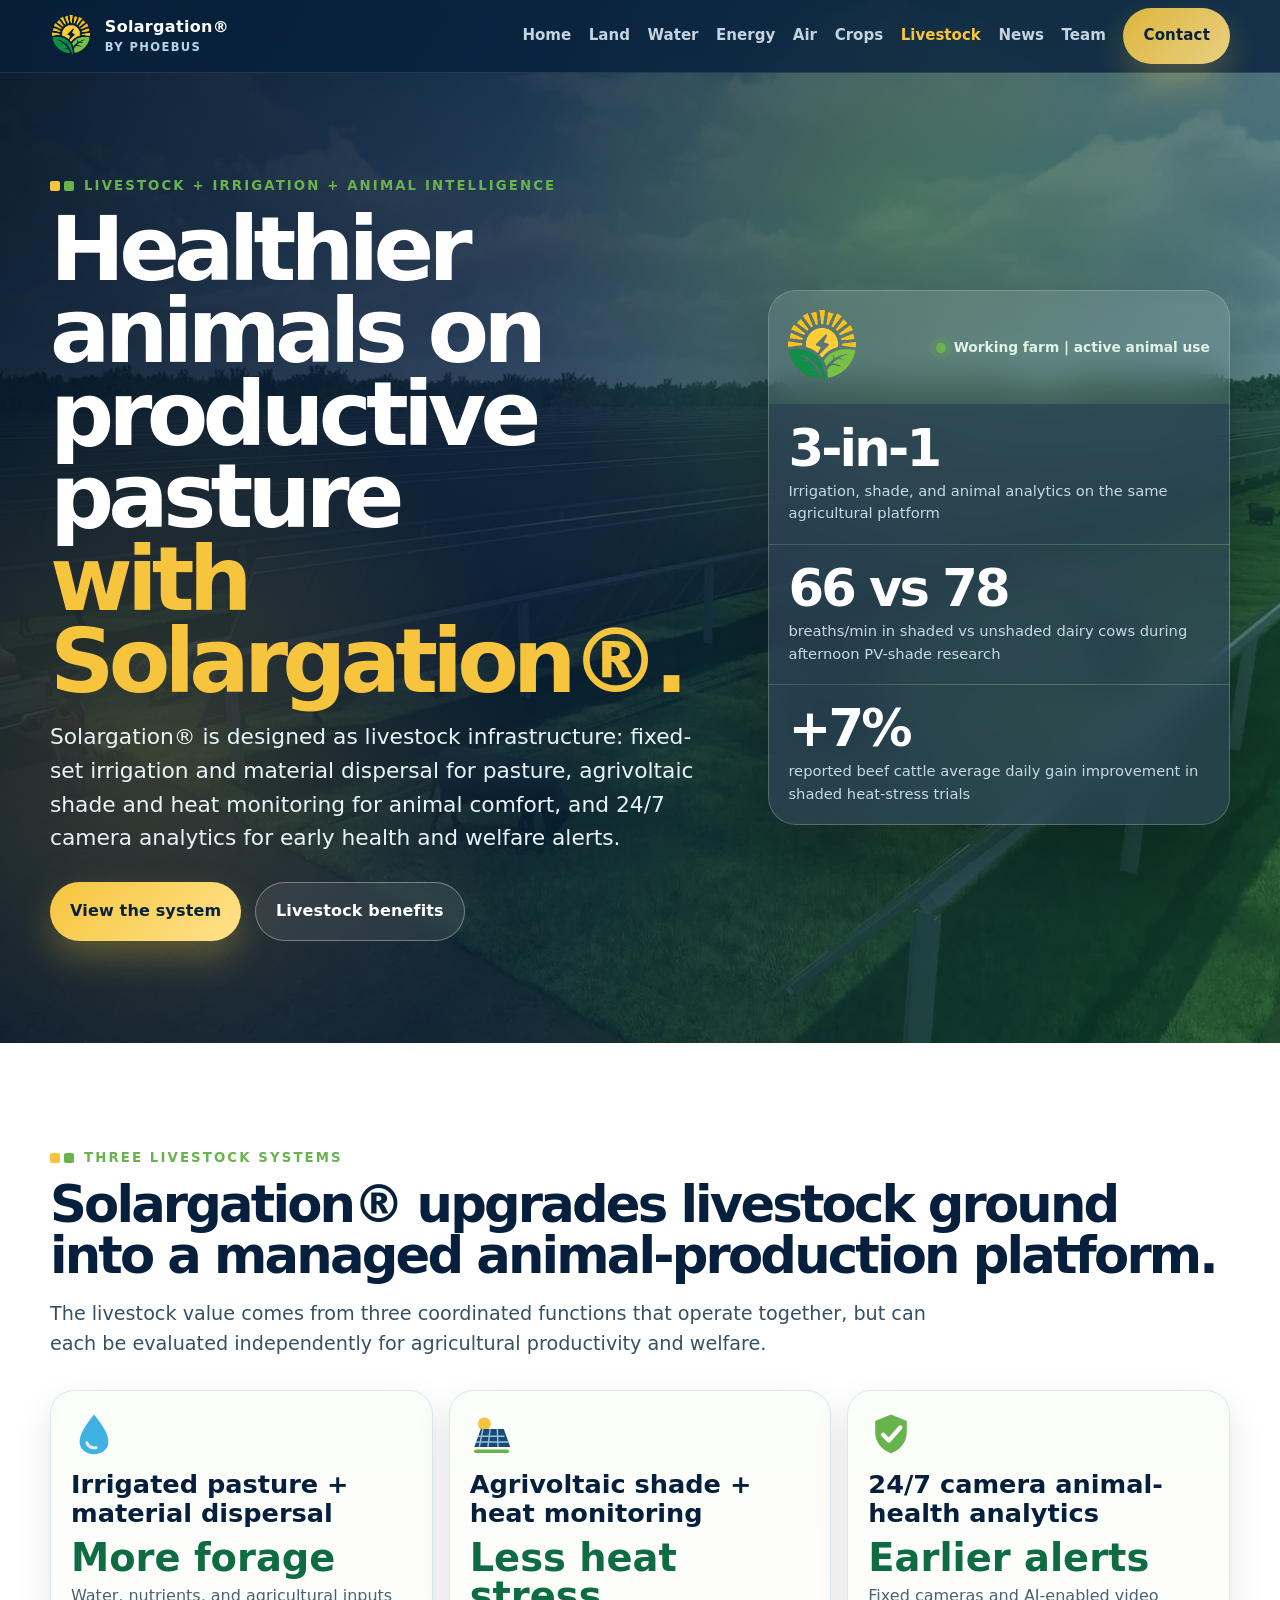
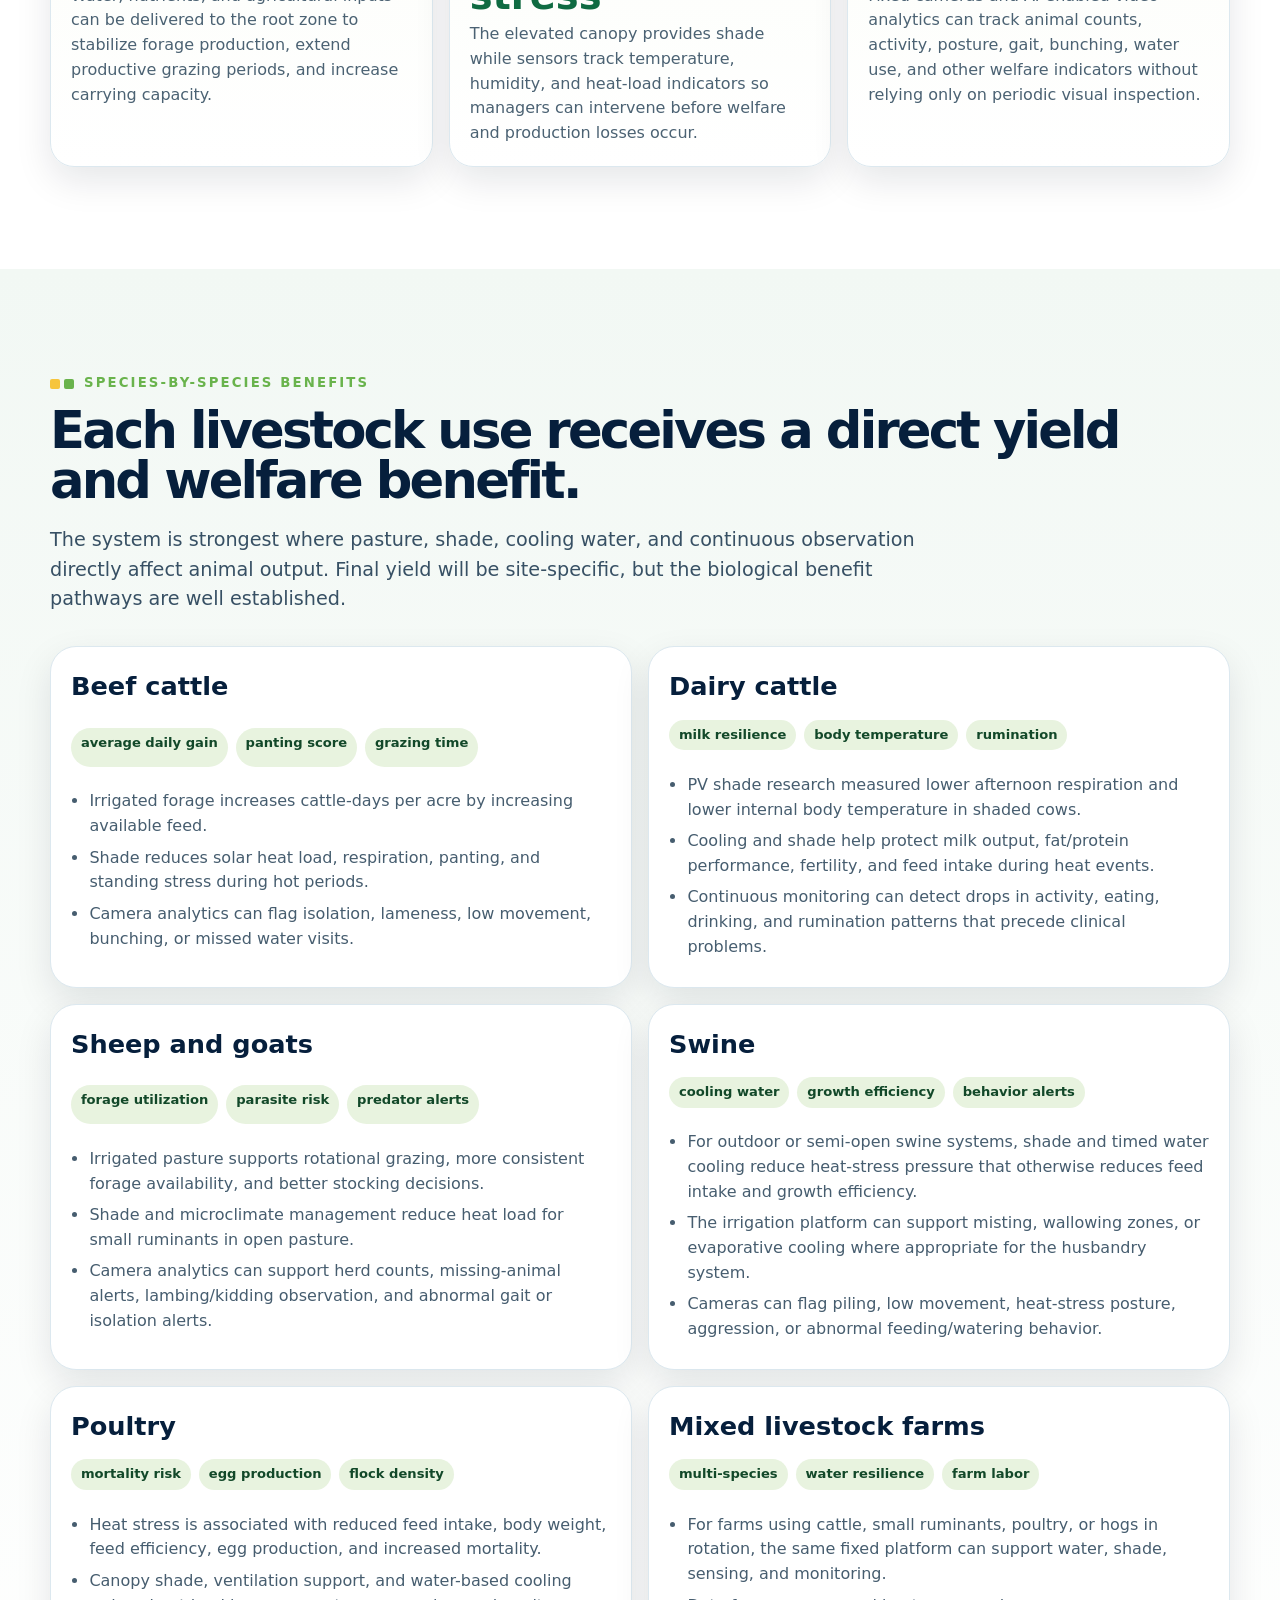
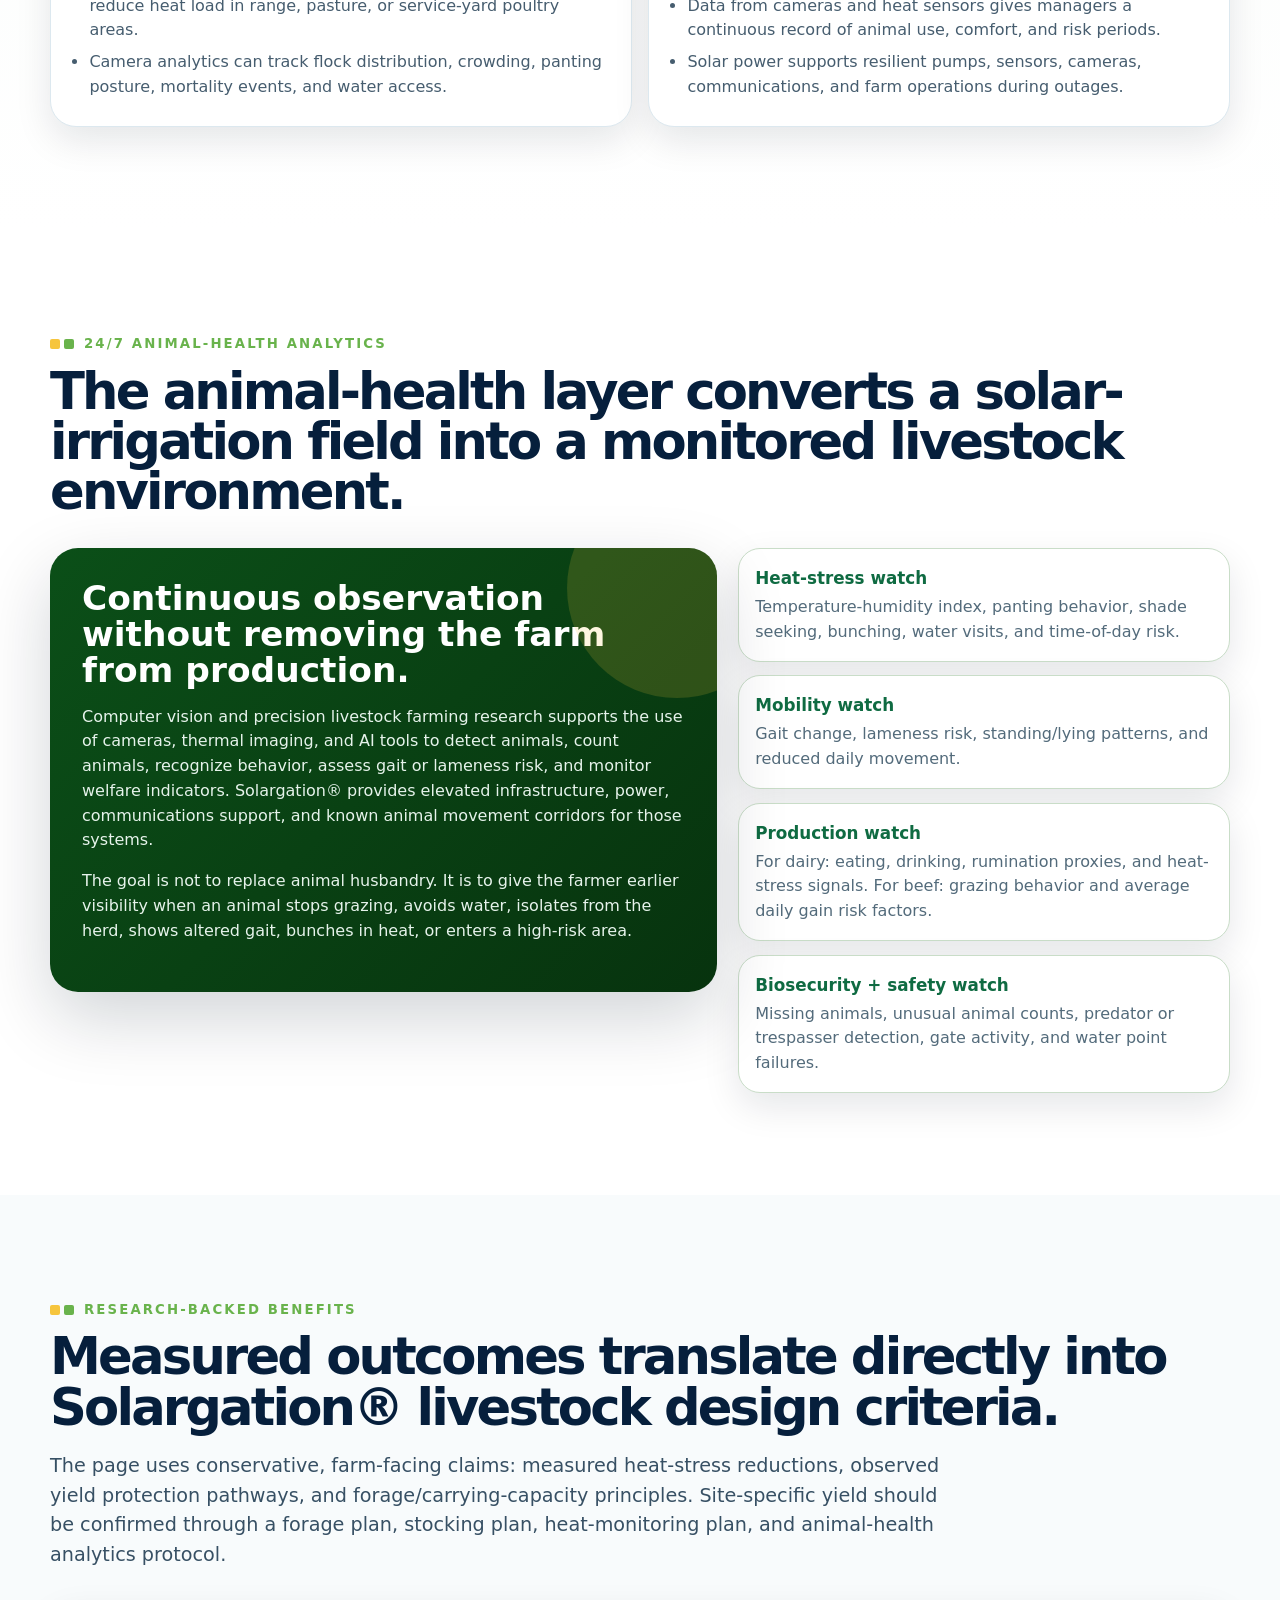
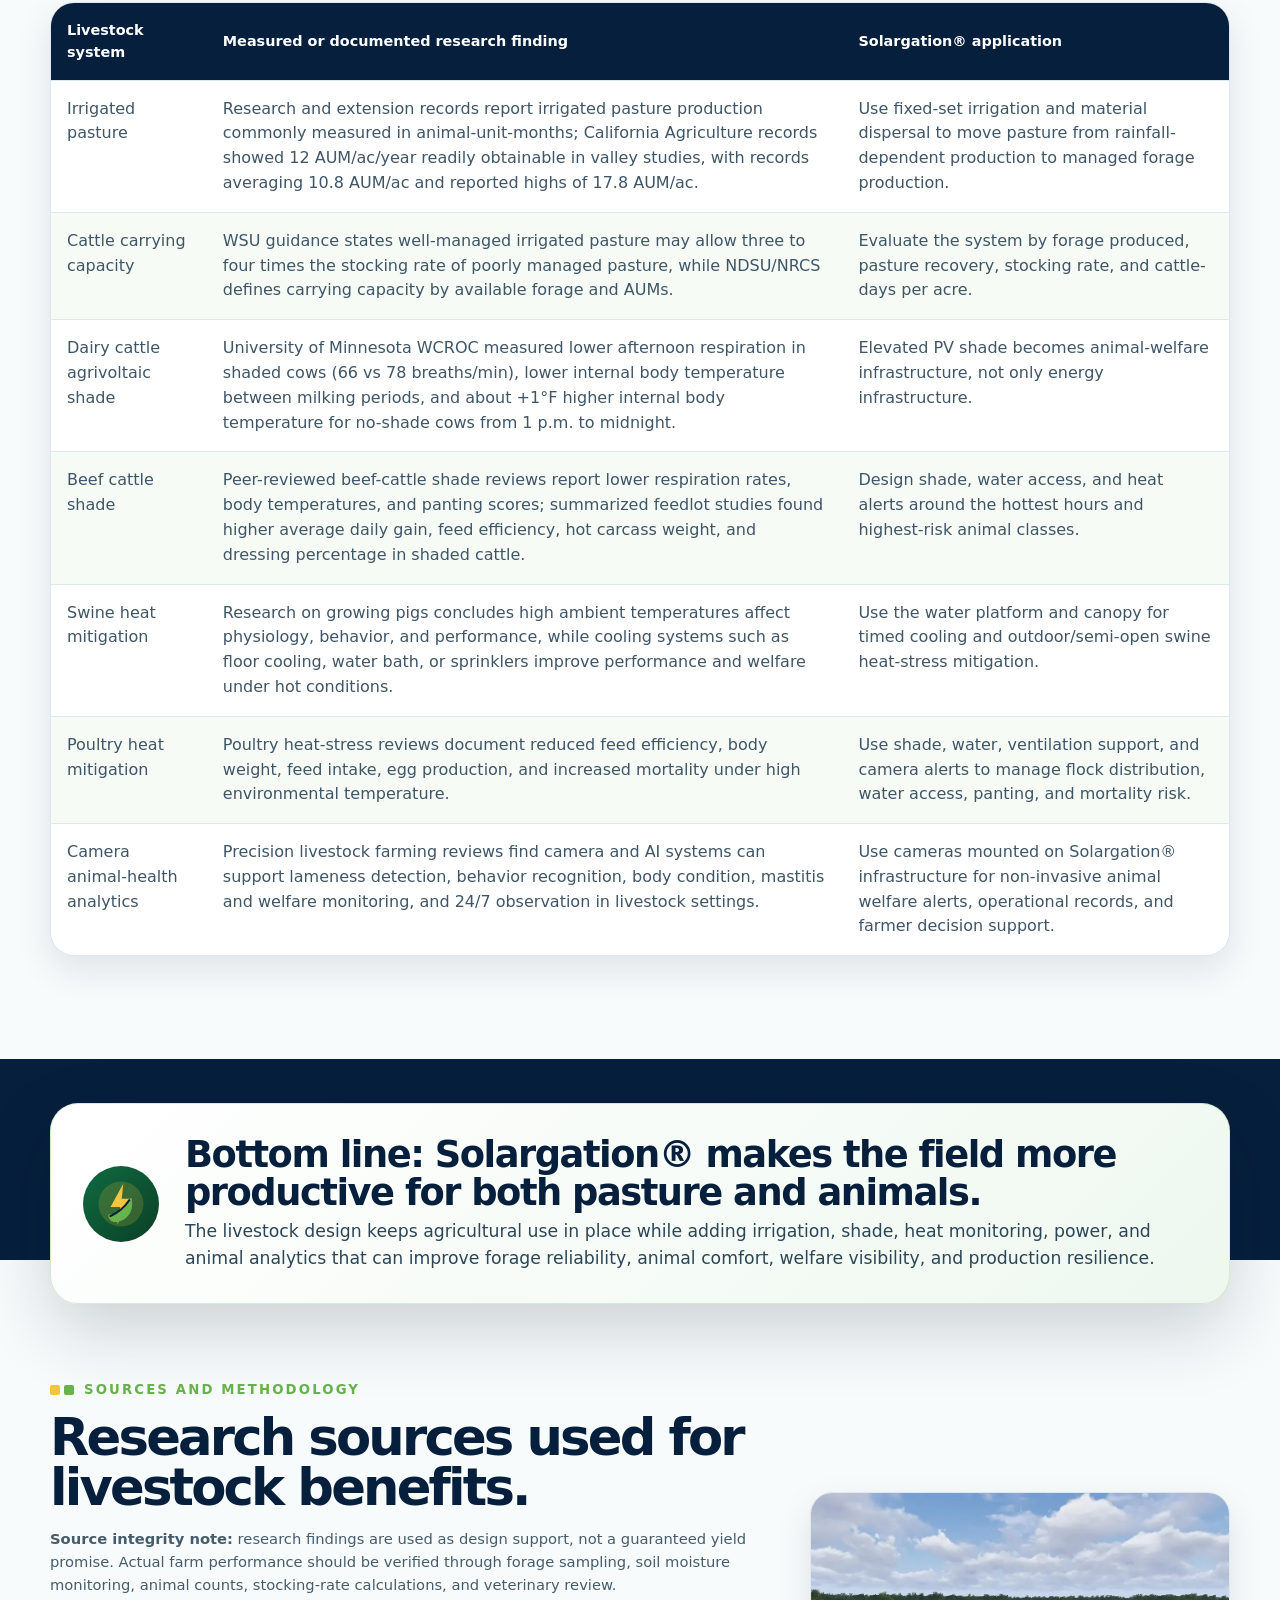
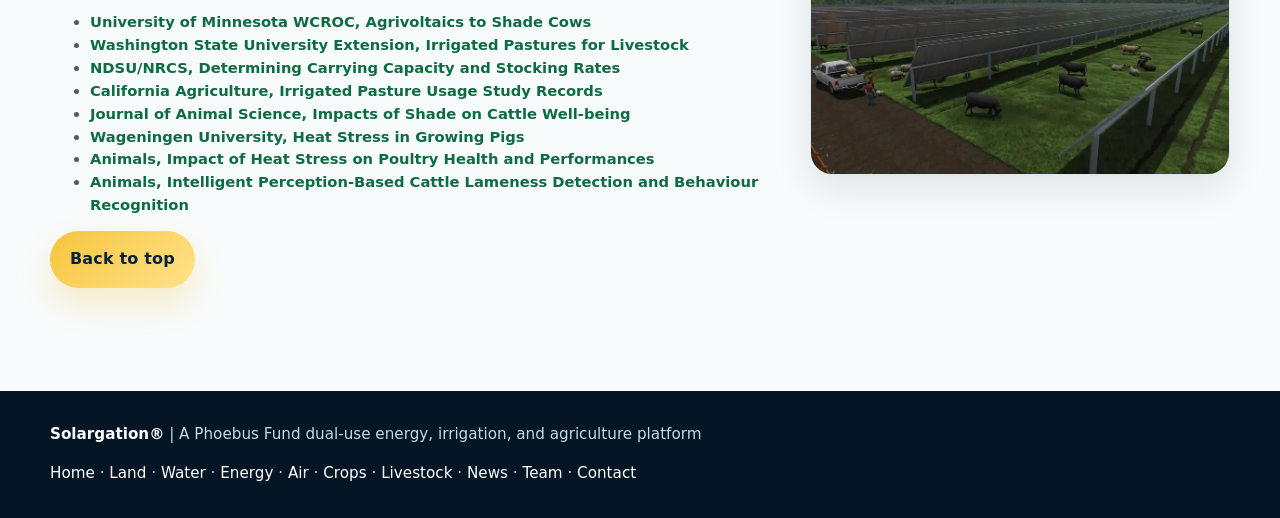
<file: livestock.html>
<!DOCTYPE html>
<html lang="en">
<head>
<meta charset="utf-8"/>
<meta content="width=device-width, initial-scale=1, viewport-fit=cover" name="viewport"/>
<meta content="Solargation® livestock benefits: irrigated pasture productivity, agrivoltaic shade and heat monitoring, and 24/7 camera-based animal health analytics for cattle, dairy, sheep, goats, swine, and poultry." name="description"/>
<link href="assets/favicon.ico" rel="icon" sizes="any"/>
<link href="assets/favicon-16x16.png" rel="icon" sizes="16x16" type="image/png"/>
<link href="assets/favicon-32x32.png" rel="icon" sizes="32x32" type="image/png"/>
<link href="assets/apple-touch-icon.png" rel="apple-touch-icon" sizes="180x180"/>
<link href="assets/site.webmanifest" rel="manifest"/>
<link href="assets/site-responsive.css" rel="stylesheet"/>
<meta content="#061f3c" name="theme-color"/>
<title>Solargation® | Livestock</title>
<style>
:root{--navy:#061f3c;--navy-2:#0a2a4e;--deep:#041526;--green:#69b34c;--green-2:#0f6b42;--gold:#f6c53d;--sky:#2aa7df;--ice:#e9f4f8;--white:#fff;--muted:#617487;--line:#dce8ef;--max:1180px;--radius:28px;--shadow:0 26px 70px rgba(4,21,38,.18);--soft:0 14px 36px rgba(4,21,38,.10);--h1:clamp(2.55rem,7vw,6.15rem);--h2:clamp(2rem,4vw,4.2rem);--h3:clamp(1.18rem,2vw,1.72rem);--small:clamp(.83rem,1vw,.96rem)}
*{box-sizing:border-box}html{scroll-behavior:smooth}body{margin:0;font-family:Inter,ui-sans-serif,system-ui,-apple-system,BlinkMacSystemFont,"Segoe UI",sans-serif;color:var(--deep);background:#f8fbfc;line-height:1.55;overflow-x:hidden}img{max-width:100%;display:block}a{color:inherit;text-decoration:none}.wrap{width:min(calc(100% - 40px),var(--max));margin-inline:auto}.eyebrow{display:inline-flex;gap:1.5rem;align-items:center;text-transform:uppercase;letter-spacing:.16em;font-size:var(--small);font-weight:800;color:var(--green)}.eyebrow:before{content:"";width:10px;height:10px;background:var(--gold);border-radius:2px;box-shadow:14px 0 0 var(--green)}.btn{display:inline-flex;align-items:center;justify-content:center;gap:.55rem;padding:1rem 1.25rem;border-radius:999px;font-weight:800;letter-spacing:.01em;transition:transform .22s ease,box-shadow .22s ease,background .22s ease;min-height:48px}.btn:hover{transform:translateY(-2px)}.btn-primary{background:linear-gradient(135deg,var(--gold),#ffe28a);color:#09213a;box-shadow:0 16px 34px rgba(246,197,61,.28)}.btn-secondary{border:1px solid rgba(255,255,255,.35);color:#fff;background:rgba(255,255,255,.08);backdrop-filter:blur(10px)}
.site-header{position:fixed;inset:0 0 auto 0;z-index:50;background:rgba(6,31,60,.78);border-bottom:1px solid rgba(255,255,255,.10);backdrop-filter:blur(16px)}.nav{height:72px;display:flex;align-items:center;justify-content:space-between;gap:1rem}.brand{display:flex;align-items:center;gap:.8rem;color:#fff;font-weight:900;letter-spacing:.02em}.brand img{width:42px;height:42px;object-fit:contain}.brand small{display:block;color:#b9d4e6;font-weight:700;font-size:.72rem;letter-spacing:.12em;text-transform:uppercase}.nav-links{display:flex;align-items:center;gap:1.1rem;color:#d8e7f0;font-weight:750;font-size:.94rem}.nav-links a{opacity:.9}.nav-links a:hover,.nav-links a[aria-current="page"]{opacity:1;color:var(--gold)}.nav-toggle{display:none;appearance:none;border:1px solid rgba(255,255,255,.25);border-radius:14px;background:rgba(255,255,255,.08);color:#fff;width:48px;height:48px}.nav-toggle-lines,.nav-toggle-lines:before,.nav-toggle-lines:after{display:block;width:22px;height:2px;background:#fff;border-radius:999px;content:"";margin:auto}.nav-toggle-lines:before{transform:translateY(-7px)}.nav-toggle-lines:after{transform:translateY(5px)}
section{padding:clamp(64px,8vw,112px) 0}.section-title{font-size:var(--h2);line-height:.98;letter-spacing:-.055em;margin:.55rem 0 1rem;color:var(--navy)}.lead{font-size:clamp(1.08rem,1.5vw,1.36rem);color:#375064;max-width:900px}.hero{min-height:100svh;position:relative;display:grid;place-items:center;color:#fff;background:var(--navy);overflow:hidden}.hero:before{content:"";position:absolute;inset:0;background:linear-gradient(115deg,rgba(4,21,38,.96),rgba(6,31,60,.76) 45%,rgba(15,107,66,.46)),url('assets/pasture-1600.webp') center/cover no-repeat;transform:scale(1.02)}.hero:after{content:"";position:absolute;inset:0;background:radial-gradient(circle at 70% 20%,rgba(105,179,76,.30),transparent 32%),radial-gradient(circle at 12% 72%,rgba(246,197,61,.18),transparent 28%)}.hero-inner{position:relative;z-index:2;display:grid;grid-template-columns:minmax(0,1.04fr) minmax(340px,.72fr);gap:clamp(2rem,4vw,4rem);align-items:center;padding-top:72px}.hero h1{font-size:var(--h1);line-height:.92;letter-spacing:-.065em;margin:.55rem 0 1.1rem}.hero h1 span{display:block;color:var(--gold)}.hero p{font-size:clamp(1.05rem,1.7vw,1.42rem);max-width:780px;color:#e9f4f8;margin:0 0 1.7rem}.hero-actions{display:flex;gap:.85rem;flex-wrap:wrap}.hero-panel{background:rgba(255,255,255,.10);border:1px solid rgba(255,255,255,.18);border-radius:var(--radius);backdrop-filter:blur(18px);box-shadow:0 34px 90px rgba(0,0,0,.28);overflow:hidden}.panel-top{padding:1.2rem;display:flex;align-items:center;justify-content:space-between;gap:1rem}.panel-top img{width:68px}.status{display:flex;align-items:center;gap:.5rem;color:#dff3e6;font-weight:800;font-size:.86rem;text-align:right}.status i{display:block;flex:0 0 auto;width:10px;height:10px;background:var(--green);border-radius:50%;box-shadow:0 0 0 6px rgba(105,179,76,.18)}.metric-grid{display:grid;grid-template-columns:1fr;gap:1px;background:rgba(255,255,255,.12)}.metric{padding:1.15rem 1.2rem;background:rgba(6,31,60,.48)}.metric b{display:block;font-size:clamp(1.75rem,4vw,3.45rem);line-height:1;color:#fff;letter-spacing:-.055em}.metric span{display:block;color:#c6d8e6;font-size:.92rem;margin-top:.36rem}
.systems{background:#fff}.system-grid{display:grid;grid-template-columns:repeat(3,1fr);gap:1rem;margin-top:2rem}.system-card{border:1px solid var(--line);border-radius:24px;background:linear-gradient(180deg,#fbfdf8,#fff);padding:1.25rem;box-shadow:var(--soft)}.system-card img{width:46px;height:46px;margin-bottom:.8rem}.system-card h3{font-size:var(--h3);color:var(--navy);line-height:1.12;margin:.1rem 0 .55rem}.system-card strong{display:block;color:var(--green-2);font-size:clamp(1.65rem,3vw,2.45rem);line-height:1;margin:.7rem 0 .3rem}.system-card p{color:#4b6273;margin:.4rem 0 0}.species{background:linear-gradient(180deg,#f2f8f4,#fff)}.species-grid{display:grid;grid-template-columns:repeat(2,1fr);gap:1rem;margin-top:2rem}.species-card{background:#fff;border:1px solid var(--line);border-radius:26px;padding:1.25rem;box-shadow:var(--soft);display:grid;gap:.8rem}.species-card h3{margin:0;color:var(--navy);font-size:var(--h3)}.badge-row{display:flex;flex-wrap:wrap;gap:.5rem}.badge{display:inline-flex;border-radius:999px;background:#e8f3df;color:#124829;font-weight:850;font-size:.82rem;padding:.32rem .62rem}.species-card ul{margin:.2rem 0 0;padding-left:1.15rem;color:#465d6f}.species-card li{margin:.42rem 0}.analytics{background:#fff}.analytics-grid{display:grid;grid-template-columns:minmax(0,.95fr) minmax(330px,.7fr);gap:1.3rem;align-items:start;margin-top:2rem}.large-card{border-radius:var(--radius);background:linear-gradient(135deg,#0b4f18,#07330e);color:#fff;box-shadow:var(--shadow);padding:clamp(1.4rem,3vw,2rem);position:relative;overflow:hidden}.large-card:after{content:"";position:absolute;right:-70px;top:-70px;width:220px;height:220px;border-radius:50%;background:rgba(246,197,61,.16)}.large-card h3{font-size:clamp(1.4rem,3vw,2.15rem);line-height:1.05;margin:0 0 1rem}.large-card p{color:#e6f3eb}.watch-list{display:grid;gap:.85rem}.watch{border:1px solid #c9ddc8;border-radius:22px;background:#fff;padding:1rem;box-shadow:var(--soft)}.watch b{display:block;color:var(--green-2);font-size:1.05rem}.watch span{display:block;color:#536b7b;margin-top:.25rem}.research{background:#f8fbfc}.table-wrap{overflow-x:auto;margin-top:2rem;border-radius:24px;border:1px solid var(--line);box-shadow:var(--soft);background:#fff}.research-table{width:100%;border-collapse:collapse;min-width:860px}.research-table th{background:var(--navy);color:#fff;text-align:left;font-size:.9rem;padding:1rem}.research-table td{vertical-align:top;border-top:1px solid var(--line);padding:1rem;color:#3f5667}.research-table tr:nth-child(even) td{background:#f7fbf6}.source-note{font-size:.92rem;color:#536b7b}.source-note a{color:var(--green-2);font-weight:800}.bottom-line{background:var(--navy);color:#fff;padding:0}.bottom-card{transform:translateY(44px);border-radius:var(--radius);background:linear-gradient(135deg,#fff,#eef8ef);color:var(--deep);box-shadow:var(--shadow);display:grid;grid-template-columns:86px 1fr;gap:1rem;align-items:center;padding:clamp(1.25rem,3vw,2rem);border:1px solid rgba(105,179,76,.25)}.leaf-mark{width:76px;height:76px;border-radius:50%;background:linear-gradient(135deg,var(--green-2),#0b3f25);display:grid;place-items:center}.leaf-mark img{width:48px}.bottom-card h2{margin:0 0 .35rem;color:var(--navy);font-size:clamp(1.6rem,3vw,2.3rem);letter-spacing:-.04em;line-height:1.04}.bottom-card p{margin:0;font-size:1.08rem;color:#2c4657}.sources{padding-top:118px;background:#f8fbfc}.sources-grid{display:grid;grid-template-columns:minmax(0,1fr) minmax(280px,420px);gap:1.5rem;align-items:center}.sources p,.sources li{color:#465c6b}.sources img{border-radius:22px;box-shadow:var(--soft);border:1px solid var(--line)}.site-footer{background:var(--deep);color:#c8d8e3;padding:2rem 0}.footer-inner{display:flex;justify-content:space-between;gap:1rem;align-items:center;flex-wrap:wrap;font-size:.95rem}.footer-inner strong{color:#fff}.footer-inner a{color:#fff}.footer-inner a:hover{color:var(--gold)}
@media (max-width:1040px){.nav-toggle{display:grid}.nav-links{position:fixed;inset:72px 0 auto 0;background:rgba(6,31,60,.96);display:grid;padding:1rem 20px 1.4rem;border-bottom:1px solid rgba(255,255,255,.12);transform:translateY(-120%);transition:transform .25s ease}.site-header[data-menu-open="true"] .nav-links{transform:translateY(0)}.hero-inner,.analytics-grid,.sources-grid{grid-template-columns:1fr}.hero{min-height:auto}.hero-inner{padding-block:132px 72px}.hero-panel{max-width:620px}.system-grid,.species-grid{grid-template-columns:1fr}.bottom-card{grid-template-columns:1fr}.footer-inner{align-items:flex-start}}
@media (max-width:620px){.wrap{width:min(calc(100% - 28px),var(--max))}.brand small{display:none}.nav{height:68px}.nav-links{inset:68px 0 auto 0}.hero-inner{padding-top:118px}.panel-top{align-items:flex-start;flex-direction:column}.status{text-align:left}.metric b{font-size:2.2rem}.section-title{letter-spacing:-.04em}.bottom-card{transform:translateY(32px)}}
@media(prefers-reduced-motion:reduce){*{scroll-behavior:auto!important;transition:none!important;animation:none!important}}
</style>
</head>
<body>
<header aria-label="Site header" class="site-header">
<div class="wrap nav">
<a aria-label="Solargation® Home" class="brand" href="index.html"><img alt="Solargation® mark" decoding="async" fetchpriority="high" loading="eager" src="assets/solargation-mark.png"/><span>Solargation®<small>by Phoebus</small></span></a>
<button aria-controls="primary-navigation" aria-expanded="false" aria-label="Open site navigation" class="nav-toggle" type="button"><span aria-hidden="true" class="nav-toggle-lines"></span></button>
<nav aria-label="Primary navigation" class="nav-links" id="primary-navigation">
<a href="index.html">Home</a><a href="landuse.html">Land</a><a href="wateruse.html">Water</a><a href="energy.html">Energy</a><a href="air.html">Air</a><a href="crops.html">Crops</a><a aria-current="page" href="livestock.html">Livestock</a><a href="news.html">News</a><a href="about-team.html">Team</a><a class="btn btn-primary" href="contact.html">Contact</a>
</nav>
</div>
</header>
<main id="top">
<section aria-labelledby="hero-title" class="hero">
<div class="wrap hero-inner">
<div>
<span class="eyebrow">Livestock + Irrigation + Animal Intelligence</span>
<h1 id="hero-title">Healthier animals on productive pasture <span>with Solargation®.</span></h1>
<p>Solargation® is designed as livestock infrastructure: fixed-set irrigation and material dispersal for pasture, agrivoltaic shade and heat monitoring for animal comfort, and 24/7 camera analytics for early health and welfare alerts.</p>
<div class="hero-actions"><a class="btn btn-primary" href="#systems">View the system</a><a class="btn btn-secondary" href="#species">Livestock benefits</a></div>
</div>
<aside aria-label="Livestock benefit summary" class="hero-panel">
<div class="panel-top"><img alt="" decoding="async" fetchpriority="high" loading="eager" src="assets/solargation-mark.png"/><span class="status"><i></i>Working farm | active animal use</span></div>
<div class="metric-grid">
<div class="metric"><b>3-in-1</b><span>Irrigation, shade, and animal analytics on the same agricultural platform</span></div>
<div class="metric"><b>66 vs 78</b><span>breaths/min in shaded vs unshaded dairy cows during afternoon PV-shade research</span></div>
<div class="metric"><b>+7%</b><span>reported beef cattle average daily gain improvement in shaded heat-stress trials</span></div>
</div>
</aside>
</div>
</section>
<section aria-labelledby="systems-title" class="systems" id="systems">
<div class="wrap">
<span class="eyebrow">Three livestock systems</span>
<h2 class="section-title" id="systems-title">Solargation® upgrades livestock ground into a managed animal-production platform.</h2>
<p class="lead">The livestock value comes from three coordinated functions that operate together, but can each be evaluated independently for agricultural productivity and welfare.</p>
<div class="system-grid">
<article class="system-card"><img alt="" src="assets/water.svg"/><h3>Irrigated pasture + material dispersal</h3><strong>More forage</strong><p>Water, nutrients, and agricultural inputs can be delivered to the root zone to stabilize forage production, extend productive grazing periods, and increase carrying capacity.</p></article>
<article class="system-card"><img alt="" src="assets/solar.svg"/><h3>Agrivoltaic shade + heat monitoring</h3><strong>Less heat stress</strong><p>The elevated canopy provides shade while sensors track temperature, humidity, and heat-load indicators so managers can intervene before welfare and production losses occur.</p></article>
<article class="system-card"><img alt="" src="assets/shield.svg"/><h3>24/7 camera animal-health analytics</h3><strong>Earlier alerts</strong><p>Fixed cameras and AI-enabled video analytics can track animal counts, activity, posture, gait, bunching, water use, and other welfare indicators without relying only on periodic visual inspection.</p></article>
</div>
</div>
</section>
<section aria-labelledby="species-title" class="species" id="species">
<div class="wrap">
<span class="eyebrow">Species-by-species benefits</span>
<h2 class="section-title" id="species-title">Each livestock use receives a direct yield and welfare benefit.</h2>
<p class="lead">The system is strongest where pasture, shade, cooling water, and continuous observation directly affect animal output. Final yield will be site-specific, but the biological benefit pathways are well established.</p>
<div class="species-grid">
<article class="species-card"><h3>Beef cattle</h3><div class="badge-row"><span class="badge">average daily gain</span><span class="badge">panting score</span><span class="badge">grazing time</span></div><ul><li>Irrigated forage increases cattle-days per acre by increasing available feed.</li><li>Shade reduces solar heat load, respiration, panting, and standing stress during hot periods.</li><li>Camera analytics can flag isolation, lameness, low movement, bunching, or missed water visits.</li></ul></article>
<article class="species-card"><h3>Dairy cattle</h3><div class="badge-row"><span class="badge">milk resilience</span><span class="badge">body temperature</span><span class="badge">rumination</span></div><ul><li>PV shade research measured lower afternoon respiration and lower internal body temperature in shaded cows.</li><li>Cooling and shade help protect milk output, fat/protein performance, fertility, and feed intake during heat events.</li><li>Continuous monitoring can detect drops in activity, eating, drinking, and rumination patterns that precede clinical problems.</li></ul></article>
<article class="species-card"><h3>Sheep and goats</h3><div class="badge-row"><span class="badge">forage utilization</span><span class="badge">parasite risk</span><span class="badge">predator alerts</span></div><ul><li>Irrigated pasture supports rotational grazing, more consistent forage availability, and better stocking decisions.</li><li>Shade and microclimate management reduce heat load for small ruminants in open pasture.</li><li>Camera analytics can support herd counts, missing-animal alerts, lambing/kidding observation, and abnormal gait or isolation alerts.</li></ul></article>
<article class="species-card"><h3>Swine</h3><div class="badge-row"><span class="badge">cooling water</span><span class="badge">growth efficiency</span><span class="badge">behavior alerts</span></div><ul><li>For outdoor or semi-open swine systems, shade and timed water cooling reduce heat-stress pressure that otherwise reduces feed intake and growth efficiency.</li><li>The irrigation platform can support misting, wallowing zones, or evaporative cooling where appropriate for the husbandry system.</li><li>Cameras can flag piling, low movement, heat-stress posture, aggression, or abnormal feeding/watering behavior.</li></ul></article>
<article class="species-card"><h3>Poultry</h3><div class="badge-row"><span class="badge">mortality risk</span><span class="badge">egg production</span><span class="badge">flock density</span></div><ul><li>Heat stress is associated with reduced feed intake, body weight, feed efficiency, egg production, and increased mortality.</li><li>Canopy shade, ventilation support, and water-based cooling reduce heat load in range, pasture, or service-yard poultry areas.</li><li>Camera analytics can track flock distribution, crowding, panting posture, mortality events, and water access.</li></ul></article>
<article class="species-card"><h3>Mixed livestock farms</h3><div class="badge-row"><span class="badge">multi-species</span><span class="badge">water resilience</span><span class="badge">farm labor</span></div><ul><li>For farms using cattle, small ruminants, poultry, or hogs in rotation, the same fixed platform can support water, shade, sensing, and monitoring.</li><li>Data from cameras and heat sensors gives managers a continuous record of animal use, comfort, and risk periods.</li><li>Solar power supports resilient pumps, sensors, cameras, communications, and farm operations during outages.</li></ul></article>
</div>
</div>
</section>
<section aria-labelledby="analytics-title" class="analytics" id="analytics">
<div class="wrap">
<span class="eyebrow">24/7 animal-health analytics</span>
<h2 class="section-title" id="analytics-title">The animal-health layer converts a solar-irrigation field into a monitored livestock environment.</h2>
<div class="analytics-grid">
<article class="large-card"><h3>Continuous observation without removing the farm from production.</h3><p>Computer vision and precision livestock farming research supports the use of cameras, thermal imaging, and AI tools to detect animals, count animals, recognize behavior, assess gait or lameness risk, and monitor welfare indicators. Solargation® provides elevated infrastructure, power, communications support, and known animal movement corridors for those systems.</p><p>The goal is not to replace animal husbandry. It is to give the farmer earlier visibility when an animal stops grazing, avoids water, isolates from the herd, shows altered gait, bunches in heat, or enters a high-risk area.</p></article>
<aside class="watch-list" aria-label="Analytics outputs">
<div class="watch"><b>Heat-stress watch</b><span>Temperature-humidity index, panting behavior, shade seeking, bunching, water visits, and time-of-day risk.</span></div>
<div class="watch"><b>Mobility watch</b><span>Gait change, lameness risk, standing/lying patterns, and reduced daily movement.</span></div>
<div class="watch"><b>Production watch</b><span>For dairy: eating, drinking, rumination proxies, and heat-stress signals. For beef: grazing behavior and average daily gain risk factors.</span></div>
<div class="watch"><b>Biosecurity + safety watch</b><span>Missing animals, unusual animal counts, predator or trespasser detection, gate activity, and water point failures.</span></div>
</aside>
</div>
</div>
</section>
<section aria-labelledby="research-title" class="research" id="research">
<div class="wrap">
<span class="eyebrow">Research-backed benefits</span>
<h2 class="section-title" id="research-title">Measured outcomes translate directly into Solargation® livestock design criteria.</h2>
<p class="lead">The page uses conservative, farm-facing claims: measured heat-stress reductions, observed yield protection pathways, and forage/carrying-capacity principles. Site-specific yield should be confirmed through a forage plan, stocking plan, heat-monitoring plan, and animal-health analytics protocol.</p>
<div class="table-wrap">
<table class="research-table">
<thead><tr><th>Livestock system</th><th>Measured or documented research finding</th><th>Solargation® application</th></tr></thead>
<tbody>
<tr><td>Irrigated pasture</td><td>Research and extension records report irrigated pasture production commonly measured in animal-unit-months; California Agriculture records showed 12 AUM/ac/year readily obtainable in valley studies, with records averaging 10.8 AUM/ac and reported highs of 17.8 AUM/ac.</td><td>Use fixed-set irrigation and material dispersal to move pasture from rainfall-dependent production to managed forage production.</td></tr>
<tr><td>Cattle carrying capacity</td><td>WSU guidance states well-managed irrigated pasture may allow three to four times the stocking rate of poorly managed pasture, while NDSU/NRCS defines carrying capacity by available forage and AUMs.</td><td>Evaluate the system by forage produced, pasture recovery, stocking rate, and cattle-days per acre.</td></tr>
<tr><td>Dairy cattle agrivoltaic shade</td><td>University of Minnesota WCROC measured lower afternoon respiration in shaded cows (66 vs 78 breaths/min), lower internal body temperature between milking periods, and about +1°F higher internal body temperature for no-shade cows from 1 p.m. to midnight.</td><td>Elevated PV shade becomes animal-welfare infrastructure, not only energy infrastructure.</td></tr>
<tr><td>Beef cattle shade</td><td>Peer-reviewed beef-cattle shade reviews report lower respiration rates, body temperatures, and panting scores; summarized feedlot studies found higher average daily gain, feed efficiency, hot carcass weight, and dressing percentage in shaded cattle.</td><td>Design shade, water access, and heat alerts around the hottest hours and highest-risk animal classes.</td></tr>
<tr><td>Swine heat mitigation</td><td>Research on growing pigs concludes high ambient temperatures affect physiology, behavior, and performance, while cooling systems such as floor cooling, water bath, or sprinklers improve performance and welfare under hot conditions.</td><td>Use the water platform and canopy for timed cooling and outdoor/semi-open swine heat-stress mitigation.</td></tr>
<tr><td>Poultry heat mitigation</td><td>Poultry heat-stress reviews document reduced feed efficiency, body weight, feed intake, egg production, and increased mortality under high environmental temperature.</td><td>Use shade, water, ventilation support, and camera alerts to manage flock distribution, water access, panting, and mortality risk.</td></tr>
<tr><td>Camera animal-health analytics</td><td>Precision livestock farming reviews find camera and AI systems can support lameness detection, behavior recognition, body condition, mastitis and welfare monitoring, and 24/7 observation in livestock settings.</td><td>Use cameras mounted on Solargation® infrastructure for non-invasive animal welfare alerts, operational records, and farmer decision support.</td></tr>
</tbody>
</table>
</div>
</div>
</section>
<section class="bottom-line" id="bottom-line" aria-labelledby="bottom-title">
<div class="wrap">
<div class="bottom-card">
<div class="leaf-mark"><img alt="" src="assets/bolt-leaf.svg"/></div>
<div><h2 id="bottom-title">Bottom line: Solargation® makes the field more productive for both pasture and animals.</h2><p>The livestock design keeps agricultural use in place while adding irrigation, shade, heat monitoring, power, and animal analytics that can improve forage reliability, animal comfort, welfare visibility, and production resilience.</p></div>
</div>
</div>
</section>
<section aria-labelledby="sources-title" class="sources">
<div class="wrap sources-grid">
<div>
<span class="eyebrow">Sources and methodology</span>
<h2 class="section-title" id="sources-title">Research sources used for livestock benefits.</h2>
<p class="source-note"><strong>Source integrity note:</strong> research findings are used as design support, not a guaranteed yield promise. Actual farm performance should be verified through forage sampling, soil moisture monitoring, animal counts, stocking-rate calculations, and veterinary review.</p>
<ul class="source-note">
<li><a href="https://wcroc.cfans.umn.edu/research/dairy/agrivoltaics">University of Minnesota WCROC, Agrivoltaics to Shade Cows</a></li>
<li><a href="https://extension.wsu.edu/animalag/irrigated-pastures-for-livestock-in-yakima-county/">Washington State University Extension, Irrigated Pastures for Livestock</a></li>
<li><a href="https://www.ndsu.edu/agriculture/extension/publications/determining-carrying-capacity-and-stocking-rates-range-and-pasture-north">NDSU/NRCS, Determining Carrying Capacity and Stocking Rates</a></li>
<li><a href="https://californiaagriculture.org/article/114850-irrigated-pasture-usage-study-records-show-dairymen-can-improve-profits-through-better-use-of-pasture.pdf">California Agriculture, Irrigated Pasture Usage Study Records</a></li>
<li><a href="https://academic.oup.com/jas/article/99/2/skaa375/5992301">Journal of Animal Science, Impacts of Shade on Cattle Well-being</a></li>
<li><a href="https://research.wur.nl/en/publications/heat-stress-in-growing-pigs/">Wageningen University, Heat Stress in Growing Pigs</a></li>
<li><a href="https://www.mdpi.com/2076-2615/10/8/1266">Animals, Impact of Heat Stress on Poultry Health and Performances</a></li>
<li><a href="https://www.mdpi.com/2076-2615/11/11/3033">Animals, Intelligent Perception-Based Cattle Lameness Detection and Behaviour Recognition</a></li>
</ul>
<a class="btn btn-primary" href="#top">Back to top</a>
</div>
<div>
<img alt="Solargation pasture and livestock environment" loading="lazy" decoding="async" src="assets/pasture-900.webp"/>
</div>
</div>
</section>
</main>
<footer class="site-footer">
<div class="wrap footer-inner">
<div><strong>Solargation®</strong> | A Phoebus Fund dual-use energy, irrigation, and agriculture platform</div>
<div><a href="index.html">Home</a> · <a href="landuse.html">Land</a> · <a href="wateruse.html">Water</a> · <a href="energy.html">Energy</a> · <a href="air.html">Air</a> · <a href="crops.html">Crops</a> · <a href="livestock.html">Livestock</a> · <a href="news.html">News</a> · <a href="about-team.html">Team</a> · <a href="contact.html">Contact</a></div>
</div>
</footer>
<script defer="defer" src="assets/site-navigation.js"></script>
</body>
</html>
</file>
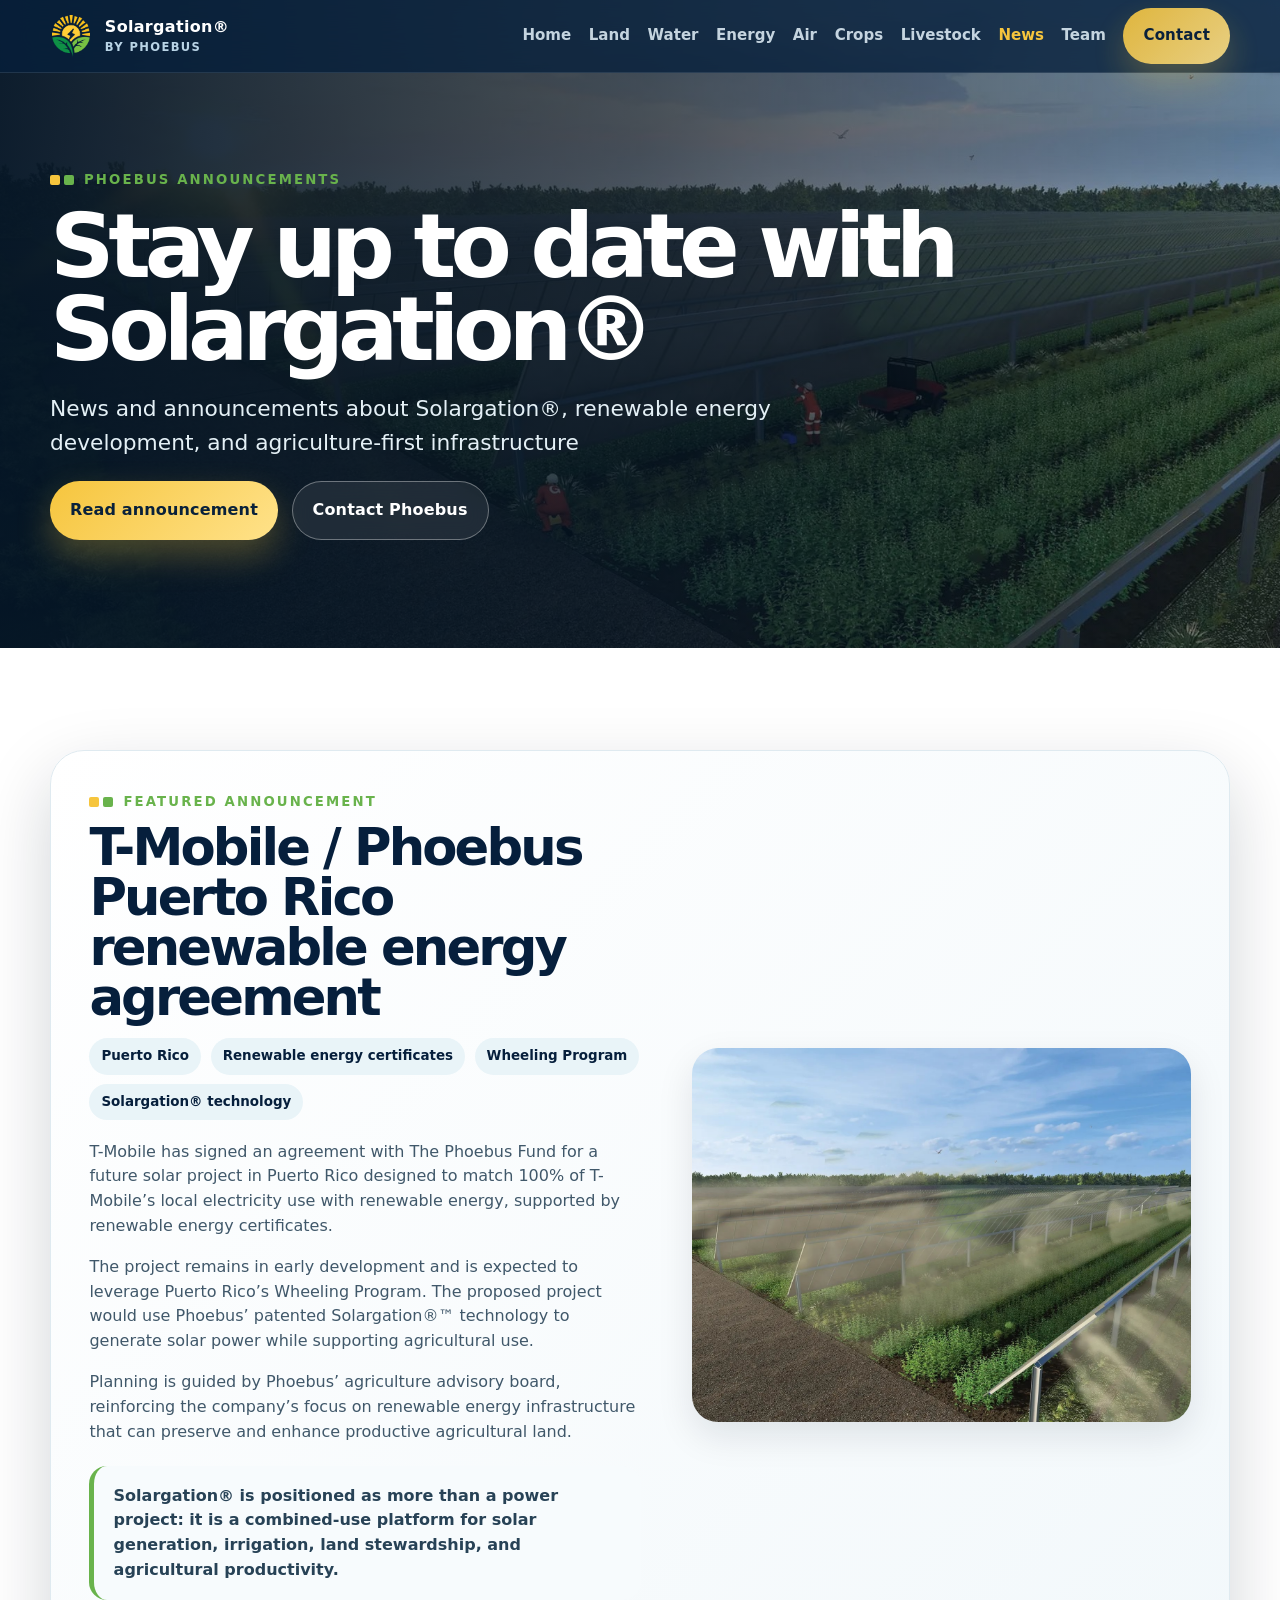
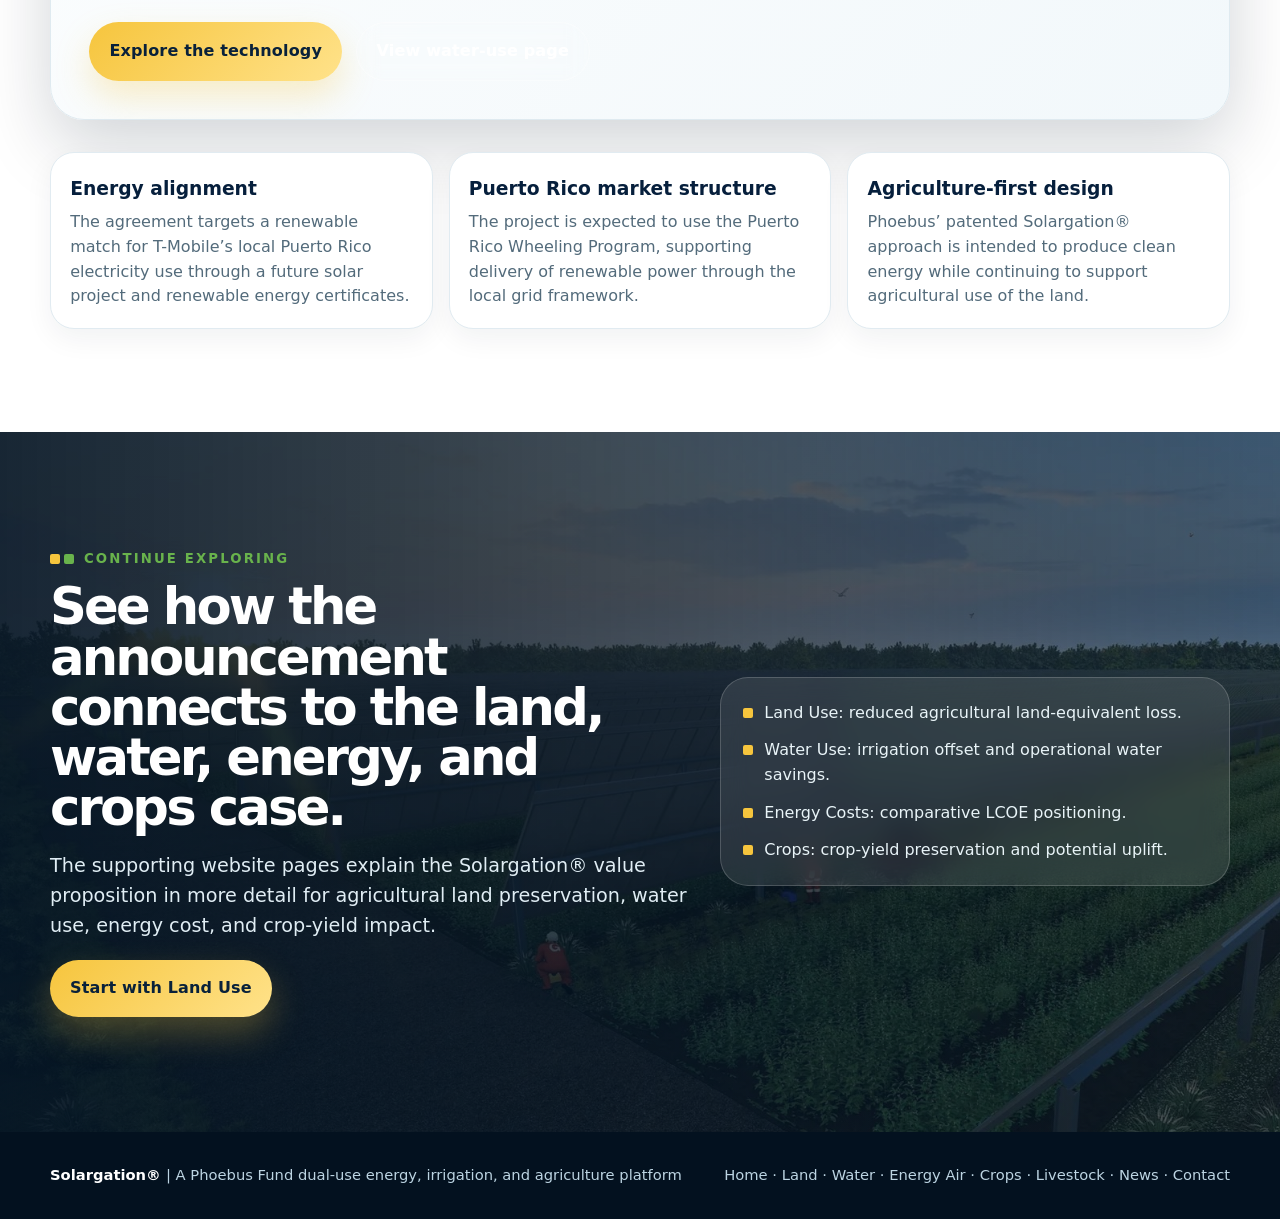
<file: news.html>
<!DOCTYPE html>

<!--
  Readable HTML Version
  Page: News | Solargation® by Phoebus

  Notes:
  - Formatting has been expanded for human readability.
  - CSS rules are split across lines.
  - Major HTML sections are labeled with comments.
  - Page content, links, classes, and asset references are preserved.
-->
<html lang="en">
<head>
<meta charset="utf-8"/>
<meta content="width=device-width, initial-scale=1, viewport-fit=cover" name="viewport"/>
<meta content="Phoebus announcements and news about Solargation®, including the T-Mobile/Phoebus Puerto Rico renewable energy agreement." name="description"/>
<link href="assets/favicon.ico" rel="icon" sizes="any"/>
<link href="assets/favicon-16x16.png" rel="icon" sizes="16x16" type="image/png"/>
<link href="assets/favicon-32x32.png" rel="icon" sizes="32x32" type="image/png"/>
<link href="assets/apple-touch-icon.png" rel="apple-touch-icon" sizes="180x180"/>
<link href="assets/site.webmanifest" rel="manifest"/>
<meta content="#061f3c" name="theme-color"/>
<title>
   News | Solargation® by Phoebus
  </title>
<style>
   :root {
    --navy:#061f3c;
    --navy-2:#0a2a4e;
    --deep:#041526;
    --green:#69b34c;
    --gold:#f6c53d;
    --sky:#2aa7df;
    --ice:#e9f4f8;
    --white:#fff;
    --muted:#617487;
    --max:1180px;
    --radius:28px;
    --shadow:0 26px 70px rgba(4,21,38,.18);
    --soft:0 14px 36px rgba(4,21,38,.10);
    --h1:clamp(2.55rem,7vw,6.4rem);
    --h2:clamp(2rem,4vw,4.25rem);
    --h3:clamp(1.2rem,2vw,1.75rem);
    --p:clamp(1rem,1.25vw,1.18rem);
    --small:clamp(.83rem,1vw,.96rem)
}

* {
    box-sizing:border-box
}

html {
    scroll-behavior:smooth
}

body {
    margin:0;
    font-family:Inter,ui-sans-serif,system-ui,-apple-system,BlinkMacSystemFont,"Segoe UI",sans-serif;
    color:var(--deep);
    background:#f8fbfc;
    line-height:1.55;
    overflow-x:hidden
}

img {
    max-width:100%;
    display:block
}

a {
    color:inherit;
    text-decoration:none
}

.wrap {
    width:min(calc(100% - 40px),var(--max));
    margin-inline:auto
}

.eyebrow {
    display:inline-flex;
    gap:1.5rem;
    align-items:center;
    text-transform:uppercase;
    letter-spacing:.16em;
    font-size:var(--small);
    font-weight:800;
    color:var(--green)
}

.eyebrow:before {
    content:"";
    width:10px;
    height:10px;
    background:var(--gold);
    border-radius:2px;
    box-shadow:14px 0 0 var(--green)
}

.btn {
    display:inline-flex;
    align-items:center;
    justify-content:center;
    gap:.55rem;
    padding:1rem 1.25rem;
    border-radius:999px;
    font-weight:800;
    letter-spacing:.01em;
    transition:transform .22s ease,box-shadow .22s ease,background .22s ease;
    min-height:48px
}

.btn:hover {
    transform:translateY(-2px)
}

.btn-primary {
    background:linear-gradient(135deg,var(--gold),#ffe28a);
    color:#09213a;
    box-shadow:0 16px 34px rgba(246,197,61,.28)
}

.btn-secondary {
    border:1px solid rgba(255,255,255,.35);
    color:#fff;
    background:rgba(255,255,255,.08);
    backdrop-filter:blur(10px)
}

.site-header {
    position:fixed;
    inset:0 0 auto 0;
    z-index:50;
    background:rgba(6,31,60,.78);
    border-bottom:1px solid rgba(255,255,255,.10);
    backdrop-filter:blur(16px)
}

.nav {
    height:72px;
    display:flex;
    align-items:center;
    justify-content:space-between;
    gap:1rem
}

.brand {
    display:flex;
    align-items:center;
    gap:.8rem;
    color:#fff;
    font-weight:900;
    letter-spacing:.02em
}

.brand img {
    width:42px;
    height:42px;
    object-fit:contain
}

.brand small {
    display:block;
    color:#b9d4e6;
    font-weight:700;
    font-size:.72rem;
    letter-spacing:.12em;
    text-transform:uppercase
}

.nav-links {
    display:flex;
    align-items:center;
    gap:1.1rem;
    color:#d8e7f0;
    font-weight:750;
    font-size:.94rem
}

.nav-links a {
    opacity:.9
}

.nav-links a:hover {
    opacity:1;
    color:var(--gold)
}

.nav-links a[aria-current="page"] {
    opacity:1;
    color:var(--gold)
}

.hero {
    min-height:100svh;
    position:relative;
    display:grid;
    place-items:center;
    color:#fff;
    background:var(--navy);
    padding:130px 0 70px
}

.hero:before {
    content:"";
    position:absolute;
    inset:0;
    background-image:linear-gradient(90deg,rgba(4,21,38,.95) 0%,rgba(4,21,38,.76) 42%,rgba(4,21,38,.20) 100%),linear-gradient(0deg,rgba(4,21,38,.86) 0%,rgba(4,21,38,.08) 46%,rgba(4,21,38,.20) 100%),url('assets/hero-1600.jpg');
    background-size:cover;
    background-position:center
}

.hero:after {
    content:"";
    position:absolute;
    inset:auto -20% -22% -20%;
    height:38%;
    background:radial-gradient(ellipse at center,rgba(105,179,76,.30),transparent 65%)
}

.hero-inner {
    position:relative;
    z-index:1;
    display:grid;
    grid-template-columns:minmax(0,1.12fr) minmax(300px,.88fr);
    gap:clamp(2rem,6vw,6rem);
    align-items:end
}

.hero h1 {
    font-size:var(--h1);
    line-height:.91;
    margin:.8rem 0 1.2rem;
    letter-spacing:-.07em
}

.hero h1 span {
    display:block;
    color:var(--gold)
}

.hero p {
    font-size:clamp(1.05rem,1.7vw,1.45rem);
    max-width:760px;
    color:#e9f4f8;
    margin:0 0 1.7rem
}

.hero-actions {
    display:flex;
    gap:.85rem;
    flex-wrap:wrap
}

.hero-panel {
    align-self:center;
    background:rgba(255,255,255,.10);
    border:1px solid rgba(255,255,255,.18);
    border-radius:var(--radius);
    backdrop-filter:blur(18px);
    box-shadow:0 34px 90px rgba(0,0,0,.28);
    overflow:hidden
}

.hero-panel-top {
    padding:1.2rem 1.2rem .4rem;
    display:flex;
    align-items:center;
    justify-content:space-between
}

.hero-panel-top img {
    width:70px
}

.status {
    display:flex;
    align-items:center;
    gap:.5rem;
    color:#dff3e6;
    font-weight:800;
    font-size:.86rem
}

.status i {
    display:block;
    width:10px;
    height:10px;
    background:var(--green);
    border-radius:50%;
    box-shadow:0 0 0 6px rgba(105,179,76,.18)
}

.metric-grid {
    display:grid;
    grid-template-columns:repeat(2,1fr);
    gap:1px;
    background:rgba(255,255,255,.10);
    margin-top:1rem
}

.metric {
    padding:1.1rem;
    background:rgba(6,31,60,.48)
}

.metric b {
    display:block;
    font-size:clamp(1.7rem,4vw,3.2rem);
    line-height:1;
    color:#fff;
    letter-spacing:-.05em
}

.metric span {
    display:block;
    color:#c6d8e6;
    font-size:.88rem;
    margin-top:.4rem
}

.scroll-cue {
    position:absolute;
    left:50%;
    bottom:22px;
    z-index:2;
    transform:translateX(-50%);
    color:#dbe8ef;
    font-size:.82rem;
    letter-spacing:.14em;
    text-transform:uppercase;
    opacity:.82
}

section {
    padding:clamp(64px,8vw,120px) 0
}

.intro {
    background:#fff
}

.intro-grid {
    display:grid;
    grid-template-columns:.85fr 1.15fr;
    gap:clamp(2rem,6vw,6rem);
    align-items:center
}

.section-title {
    font-size:var(--h2);
    line-height:.98;
    letter-spacing:-.055em;
    margin:.55rem 0 1rem;
    color:var(--navy)
}

.lead {
    font-size:clamp(1.08rem,1.5vw,1.36rem);
    color:#375064;
    max-width:760px
}

.image-stack {
    position:relative
}

.image-stack .main-img {
    border-radius:var(--radius);
    box-shadow:var(--shadow);
    aspect-ratio:4/3;
    object-fit:cover
}

.float-card {
    position:absolute;
    right:-22px;
    bottom:26px;
    width:min(340px,76%);
    padding:1.15rem;
    border-radius:22px;
    background:#fff;
    box-shadow:var(--shadow);
    border:1px solid #e3edf2
}

.float-card b {
    display:block;
    color:var(--navy);
    font-size:1.1rem
}

.float-card span {
    color:var(--muted);
    font-size:.95rem
}

.proofs {
    display:grid;
    grid-template-columns:repeat(3,1fr);
    gap:1rem;
    margin-top:2rem
}

.proof {
    padding:1.25rem;
    border-radius:22px;
    background:linear-gradient(180deg,#f7fbfd,#fff);
    border:1px solid #e1ebf1
}

.proof img {
    width:42px;
    height:42px;
    margin-bottom:.65rem
}

.proof h3 {
    margin:.2rem 0 .45rem;
    font-size:1.08rem;
    color:var(--navy)
}

.proof p {
    margin:0;
    color:#526778;
    font-size:.98rem
}

.story {
    background:linear-gradient(180deg,var(--navy),#082644);
    color:#fff;
    position:relative;
    overflow:hidden
}

.story:before {
    content:"";
    position:absolute;
    inset:0;
    background:radial-gradient(circle at 10% 0%,rgba(246,197,61,.16),transparent 35%),radial-gradient(circle at 80% 20%,rgba(105,179,76,.15),transparent 35%)
}

.story .wrap {
    position:relative
}

.cards {
    display:grid;
    grid-template-columns:repeat(4,1fr);
    gap:1rem;
    margin-top:2rem
}

.card {
    background:rgba(255,255,255,.08);
    border:1px solid rgba(255,255,255,.14);
    border-radius:24px;
    overflow:hidden;
    box-shadow:0 18px 42px rgba(0,0,0,.18)
}

.card img {
    height:210px;
    width:100%;
    object-fit:cover
}

.card-body {
    padding:1.1rem
}

.card h3 {
    font-size:1.18rem;
    margin:0 0 .45rem;
    color:#fff
}

.card p {
    margin:0;
    color:#d6e6ee;
    font-size:.95rem
}

.story .section-title {
    color:#fff
}

.story .lead {
    color:#d8eaf2
}

.tech {
    background:#f8fbfc
}

.tech-grid {
    display:grid;
    grid-template-columns:1fr 1fr;
    gap:1.4rem;
    margin-top:2rem
}

.feature {
    display:grid;
    grid-template-columns:70px 1fr;
    gap:1.1rem;
    align-items:start;
    padding:1.35rem;
    border-radius:26px;
    background:#fff;
    border:1px solid #e2edf2;
    box-shadow:0 10px 28px rgba(5,32,58,.06)
}

.feature img {
    width:58px
}

.feature h3 {
    margin:.1rem 0 .35rem;
    color:var(--navy);
    font-size:var(--h3);
    line-height:1.15
}

.feature p {
    margin:0;
    color:#536b7b
}

.feature.emphasis {
    grid-column:span 2;
    background:linear-gradient(135deg,#fff,#eef8e8);
    border-color:#cce8bf
}

.feature.emphasis strong {
    color:var(--green)
}

.gallery {
    background:#fff
}

.gallery-head {
    display:flex;
    justify-content:space-between;
    gap:2rem;
    align-items:end;
    margin-bottom:2rem
}

.gallery-grid {
    display:grid;
    grid-template-columns:1.2fr .8fr .8fr;
    grid-auto-rows:230px;
    gap:1rem
}

.tile {
    position:relative;
    overflow:hidden;
    border-radius:26px;
    box-shadow:var(--soft);
    background:#ddd
}

.tile.large {
    grid-row:span 2
}

.tile img {
    width:100%;
    height:100%;
    object-fit:cover;
    transition:transform .7s ease
}

.tile:hover img {
    transform:scale(1.04)
}

.tile span {
    position:absolute;
    left:1rem;
    bottom:1rem;
    right:1rem;
    padding:.65rem .8rem;
    border-radius:16px;
    background:rgba(6,31,60,.72);
    backdrop-filter:blur(8px);
    color:#fff;
    font-weight:800;
    font-size:.9rem
}

.density {
    background:linear-gradient(135deg,var(--navy),#123e65);
    border-radius:34px;
    padding:clamp(2rem,5vw,4rem);
    color:#fff;
    display:grid;
    grid-template-columns:1fr 1fr;
    gap:2rem;
    align-items:center;
    margin-top:2.3rem;
    overflow:hidden;
    position:relative
}

.density:after {
    content:"";
    position:absolute;
    right:-120px;
    top:-120px;
    width:320px;
    height:320px;
    border-radius:50%;
    background:rgba(246,197,61,.18)
}

.density h2 {
    font-size:clamp(2rem,4.5vw,4.4rem);
    line-height:.98;
    margin:0
}

.density p {
    font-size:1.08rem;
    color:#dcecf2
}

.density-metrics {
    display:grid;
    grid-template-columns:1fr 1fr;
    gap:1rem;
    position:relative;
    z-index:1
}

.density-metric {
    padding:1.35rem;
    border-radius:24px;
    background:rgba(255,255,255,.10);
    border:1px solid rgba(255,255,255,.16)
}

.density-metric b {
    display:block;
    font-size:clamp(2.1rem,5vw,4.8rem);
    line-height:1;
    color:var(--gold)
}

.density-metric span {
    color:#d7e5ed;
    font-weight:760
}

.cta {
    position:relative;
    color:#fff;
    background:var(--deep);
    overflow:hidden;
    padding:clamp(70px,9vw,132px) 0
}

.cta:before {
    content:"";
    position:absolute;
    inset:0;
    background:linear-gradient(90deg,rgba(4,21,38,.92),rgba(4,21,38,.58)),url('assets/afternoon-1600.jpg') center/cover no-repeat
}

.cta .wrap {
    position:relative;
    z-index:1;
    display:grid;
    grid-template-columns:1fr .8fr;
    gap:2rem;
    align-items:center
}

.cta h2 {
    font-size:var(--h2);
    line-height:.98;
    letter-spacing:-.055em;
    margin:.6rem 0 1rem
}

.cta p {
    font-size:clamp(1.05rem,1.5vw,1.3rem);
    color:#e0edf4
}

.next-card {
    background:rgba(255,255,255,.1);
    border:1px solid rgba(255,255,255,.18);
    border-radius:var(--radius);
    padding:1.4rem;
    backdrop-filter:blur(14px)
}

.next-card ul {
    margin:0;
    padding:0;
    list-style:none;
    display:grid;
    gap:.8rem
}

.next-card li {
    display:flex;
    gap:.7rem;
    align-items:flex-start;
    color:#e9f4f8
}

.next-card li:before {
    content:"";
    margin-top:.45rem;
    width:10px;
    height:10px;
    border-radius:2px;
    background:var(--gold);
    flex:0 0 auto
}

.site-footer {
    background:#03111f;
    color:#bcd4e2;
    padding:2rem 0
}

.footer-inner {
    display:flex;
    justify-content:space-between;
    gap:1rem;
    align-items:center;
    font-size:.92rem
}

.footer-inner strong {
    color:#fff
}

@media(max-width:1000px) {
    .hero-inner,.intro-grid,.tech-grid,.density,.cta .wrap {
        grid-template-columns:1fr
    }

    .hero {
        min-height:auto
    }

    .hero-inner {
        align-items:center
    }

    .cards {
        grid-template-columns:repeat(2,1fr)
    }

    .gallery-grid {
        grid-template-columns:1fr 1fr
    }

    .tile.large {
        grid-column:span 2
    }

    .feature.emphasis {
        grid-column:auto
    }

    .nav-links a:not(.btn) {
        display:none
    }

    .hero-panel {
        max-width:640px
    }

    .proofs {
        grid-template-columns:1fr 1fr
    }

    .float-card {
        right:18px
    }

}

@media(max-width:680px) {
    .wrap {
        width:min(calc(100% - 28px),var(--max))
    }

    .nav {
        height:64px
    }

    .brand span {
        font-size:.96rem
    }

    .brand small {
        display:none
    }

    .nav-links .btn {
        padding:.72rem .9rem;
        font-size:.88rem
    }

    .hero {
        padding:105px 0 54px
    }

    .hero:before {
        background-image:linear-gradient(0deg,rgba(4,21,38,.91) 0%,rgba(4,21,38,.55) 65%),url('assets/hero-900.jpg');
        background-position:center top
    }

    .hero h1 {
        font-size:clamp(2.35rem,13vw,4.1rem);
        line-height:.95
    }

    .hero p {
        font-size:1.04rem
    }

    .hero-actions {
        display:grid;
        grid-template-columns:1fr
    }

    .metric-grid,.density-metrics,.proofs,.cards,.gallery-grid {
        grid-template-columns:1fr
    }

    .metric b {
        font-size:2.35rem
    }

    .intro-grid {
        gap:1.3rem
    }

    .image-stack .main-img {
        aspect-ratio:1/1
    }

    .float-card {
        position:relative;
        right:auto;
        bottom:auto;
        width:100%;
        margin-top:.9rem
    }

    .card img {
        height:230px
    }

    .feature {
        grid-template-columns:1fr;
        padding:1.1rem
    }

    .feature img {
        width:48px
    }

    .tile,.tile.large {
        grid-column:auto;
        grid-row:auto;
        height:250px
    }

    .gallery-head {
        display:block
    }

    .density {
        padding:1.35rem;
        border-radius:26px
    }

    .cta .wrap {
        gap:1.4rem
    }

    .footer-inner {
        display:block
    }

    .scroll-cue {
        display:none
    }

}

@media(min-width:1500px) {
    :root {
        --max:1320px
    }

    .card img {
        height:245px
    }

    .gallery-grid {
        grid-auto-rows:260px
    }

}

@media(prefers-reduced-motion:reduce) {
    * {
        scroll-behavior:auto!important;
        transition:none!important;
        animation:none!important
    }

}

.news-hero {
    min-height:72svh;
    position:relative;
    display:grid;
    place-items:center;
    color:#fff;
    background:var(--navy);
    padding:130px 0 70px;
    overflow:hidden
}

.news-hero:before {
    content:"";
    position:absolute;
    inset:0;
    background:linear-gradient(90deg,rgba(4,21,38,.96),rgba(4,21,38,.72),rgba(4,21,38,.30)),url('assets/afternoon-1600.jpg') center/cover no-repeat
}

.news-hero .wrap {
    position:relative;
    z-index:1
}

.news-hero h1 {
    font-size:var(--h1);
    line-height:.92;
    margin:.8rem 0 1rem;
    letter-spacing:-.07em;
    max-width:920px
}

.news-hero p {
    font-size:clamp(1.08rem,1.7vw,1.42rem);
    max-width:820px;
    color:#e4f0f6
}

.article-shell {
    background:#fff
}

.article-card {
    display:grid;
    grid-template-columns:minmax(0,1.05fr) minmax(300px,.95fr);
    gap:clamp(1.5rem,4vw,4rem);
    align-items:center;
    background:linear-gradient(135deg,#fff,#f2f8fb);
    border:1px solid #dfeaf0;
    border-radius:34px;
    box-shadow:var(--shadow);
    padding:clamp(1.35rem,3vw,2.5rem);
    overflow:hidden
}

.article-card img {
    border-radius:26px;
    box-shadow:var(--soft);
    aspect-ratio:4/3;
    object-fit:cover;
    width:100%
}

.article-meta {
    display:flex;
    flex-wrap:wrap;
    gap:.6rem;
    margin:.9rem 0 1.2rem
}

.pill {
    display:inline-flex;
    align-items:center;
    border-radius:999px;
    padding:.48rem .75rem;
    background:#e9f4f8;
    color:var(--navy);
    font-weight:850;
    font-size:.84rem
}

.article-body h2 {
    font-size:var(--h2);
    line-height:.98;
    letter-spacing:-.055em;
    color:var(--navy);
    margin:.45rem 0 1rem
}

.article-body p {
    font-size:var(--p);
    color:#40586a;
    margin:0 0 1rem
}

.quote-panel {
    margin-top:1.35rem;
    padding:1.1rem 1.2rem;
    border-left:5px solid var(--green);
    background:#f7fbfd;
    border-radius:18px;
    color:#274256;
    font-weight:760
}

.news-grid {
    display:grid;
    grid-template-columns:repeat(3,1fr);
    gap:1rem;
    margin-top:2rem
}

.news-note {
    padding:1.2rem;
    border-radius:24px;
    background:#fff;
    border:1px solid #e1ebf1;
    box-shadow:0 10px 28px rgba(5,32,58,.06)
}

.news-note h3 {
    margin:.1rem 0 .45rem;
    color:var(--navy)
}

.news-note p {
    margin:0;
    color:#536b7b
}

@media (max-width:900px) {
    .article-card {
        grid-template-columns:1fr
    }

    .news-grid {
        grid-template-columns:1fr
    }

}

.download-area {
    background:#f8fbfc;
    padding:clamp(54px,7vw,92px) 0
}

.download-panel {
    display:grid;
    grid-template-columns:1.05fr .95fr;
    gap:clamp(1.2rem,4vw,3rem);
    align-items:center;
    padding:clamp(1.25rem,3vw,2.4rem);
    border-radius:30px;
    background:#fff;
    border:1px solid #e2edf2;
    box-shadow:0 18px 44px rgba(5,32,58,.08)
}

.download-panel img {
    border-radius:24px;
    border:1px solid #dfeaf0;
    box-shadow:0 12px 30px rgba(5,32,58,.08)
}

.download-panel p {
    color:#526b7d;
    font-size:1.05rem
}

.download-actions {
    display:flex;
    gap:.8rem;
    flex-wrap:wrap;
    margin-top:1.1rem
}

.btn-download {
    background:linear-gradient(135deg,var(--green),#92cf6c);
    color:#07203a;
    box-shadow:0 14px 30px rgba(105,179,76,.22)
}

@media(max-width:900px) {
    .download-panel {
        grid-template-columns:1fr
    }

}
  </style>
<link href="assets/site-responsive.css" rel="stylesheet"/>
</head>
<body>
<!-- Site Header / Navigation -->
<header aria-label="Site header" class="site-header">
<div class="wrap nav">
<a aria-label="Solargation® Home" class="brand" href="index.html">
<img alt="Solargation® mark" decoding="async" fetchpriority="high" loading="eager" src="assets/solargation-mark.png"/>
<span>
                    Solargation®
                    <small>by Phoebus</small>
</span>
</a><button aria-controls="primary-navigation" aria-expanded="false" aria-label="Open site navigation" class="nav-toggle" type="button"><span aria-hidden="true" class="nav-toggle-lines"></span></button>
<nav aria-label="Primary navigation" class="nav-links" id="primary-navigation">
<a href="index.html">Home</a>
<a href="landuse.html">Land</a>
<a href="wateruse.html">Water</a>
<a href="energy.html">Energy</a>
<a href="air.html">Air</a>
<a href="crops.html">Crops</a>
<a href="livestock.html">Livestock</a>
<a aria-current="page" href="news.html">News</a>
<a href="about-team.html">Team</a>
<a class="btn btn-primary" href="contact.html">Contact</a>
</nav>
</div>
</header>
<!-- Main Page Content -->
<main id="top">
<!-- Hero Section -->
<section aria-labelledby="news-title" class="news-hero">
<div class="wrap">
<span class="eyebrow">
      Phoebus announcements
     </span>
<h1 id="news-title">
        Stay up to date with Solargation® 
     </h1>
<p>
      News and announcements about Solargation®, renewable energy development, and agriculture-first infrastructure
     </p>
<div class="hero-actions">
<a class="btn btn-primary" href="#announcement">
       Read announcement
      </a>
<a class="btn btn-secondary" href="contact.html">
       Contact Phoebus
      </a>
</div>
</div>
</section>
<!-- Featured Announcement Section -->
<section aria-labelledby="announcement-title" class="article-shell" id="announcement">
<div class="wrap">
<article class="article-card">
<div class="article-body">
<span class="eyebrow">
        Featured announcement
       </span>
<h2 id="announcement-title">
        T-Mobile / Phoebus Puerto Rico renewable energy agreement
       </h2>
<div class="article-meta">
<span class="pill">
         Puerto Rico
        </span>
<span class="pill">
         Renewable energy certificates
        </span>
<span class="pill">
         Wheeling Program
        </span>
<span class="pill">
         Solargation® technology
        </span>
</div>
<p>
        T-Mobile has signed an agreement with The Phoebus Fund for a future solar project in Puerto Rico designed to match 100% of T-Mobile’s local electricity use with renewable energy, supported by renewable energy certificates.
       </p>
<p>
        The project remains in early development and is expected to leverage Puerto Rico’s Wheeling Program. The proposed project would use Phoebus’ patented Solargation®™ technology to generate solar power while supporting agricultural use.
       </p>
<p>
        Planning is guided by Phoebus’ agriculture advisory board, reinforcing the company’s focus on renewable energy infrastructure that can preserve and enhance productive agricultural land.
       </p>
<div class="quote-panel">
        Solargation® is positioned as more than a power project: it is a combined-use platform for solar generation, irrigation, land stewardship, and agricultural productivity.
       </div>
<div class="hero-actions" style="margin-top:1.35rem">
<a class="btn btn-primary" href="index.html#impact">
         Explore the technology
        </a>
<a class="btn btn-secondary" href="wateruse.html">
         View water-use page
        </a>
</div>
</div>
<div>
<img alt="Solargation® solar infrastructure over agricultural land" decoding="async" loading="lazy" src="assets/hero-1600.jpg"/>
</div>
</article>
<!-- Announcement Highlight Cards -->
<div aria-label="Announcement highlights" class="news-grid">
<div class="news-note">
<h3>
        Energy alignment
       </h3>
<p>
        The agreement targets a renewable match for T-Mobile’s local Puerto Rico electricity use through a future solar project and renewable energy certificates.
       </p>
</div>
<div class="news-note">
<h3>
        Puerto Rico market structure
       </h3>
<p>
        The project is expected to use the Puerto Rico Wheeling Program, supporting delivery of renewable power through the local grid framework.
       </p>
</div>
<div class="news-note">
<h3>
        Agriculture-first design
       </h3>
<p>
        Phoebus’ patented Solargation® approach is intended to produce clean energy while continuing to support agricultural use of the land.
       </p>
</div>
</div>
</div>
</section>
<!-- Call To Action Section -->
<section aria-labelledby="news-cta-title" class="cta">
<div class="wrap">
<div>
<span class="eyebrow">
       Continue exploring
      </span>
<h2 id="news-cta-title">
       See how the announcement connects to the land, water, energy, and crops case.
      </h2>
<p>
       The supporting website pages explain the Solargation® value proposition in more detail for agricultural land preservation, water use, energy cost, and crop-yield impact.
      </p>
<a class="btn btn-primary" href="landuse.html">
       Start with Land Use
      </a>
</div>
<aside class="next-card">
<ul>
<li>
        Land Use: reduced agricultural land-equivalent loss.
       </li>
<li>
        Water Use: irrigation offset and operational water savings.
       </li>
<li>
        Energy Costs: comparative LCOE positioning.
       </li>
<li>
        Crops: crop-yield preservation and potential uplift.
       </li>
</ul>
</aside>
</div>
</section>
</main>
<!-- Footer -->
<footer class="site-footer">
<div class="wrap footer-inner">
<div>
<strong>
      Solargation®
     </strong>
     | A Phoebus Fund dual-use energy, irrigation, and agriculture platform
    </div>
<div>
<a href="index.html">
      Home
     </a>
     ·
     <a href="landuse.html">
      Land
     </a>
     ·
     <a href="wateruse.html">
      Water
     </a>
     ·
     <a href="energy.html">
      Energy
     </a>
<a href="air.html">Air</a>
     ·
     <a href="crops.html">
      Crops
     </a>
     ·
     <a href="livestock.html">
      Livestock
     </a>
     ·
     <a href="news.html">
      News
     </a>
     ·
     <a href="contact.html">
      Contact
     </a>
</div>
</div>
</footer>
<script defer="defer" src="assets/site-navigation.js"></script>
</body>
</html>
</file>
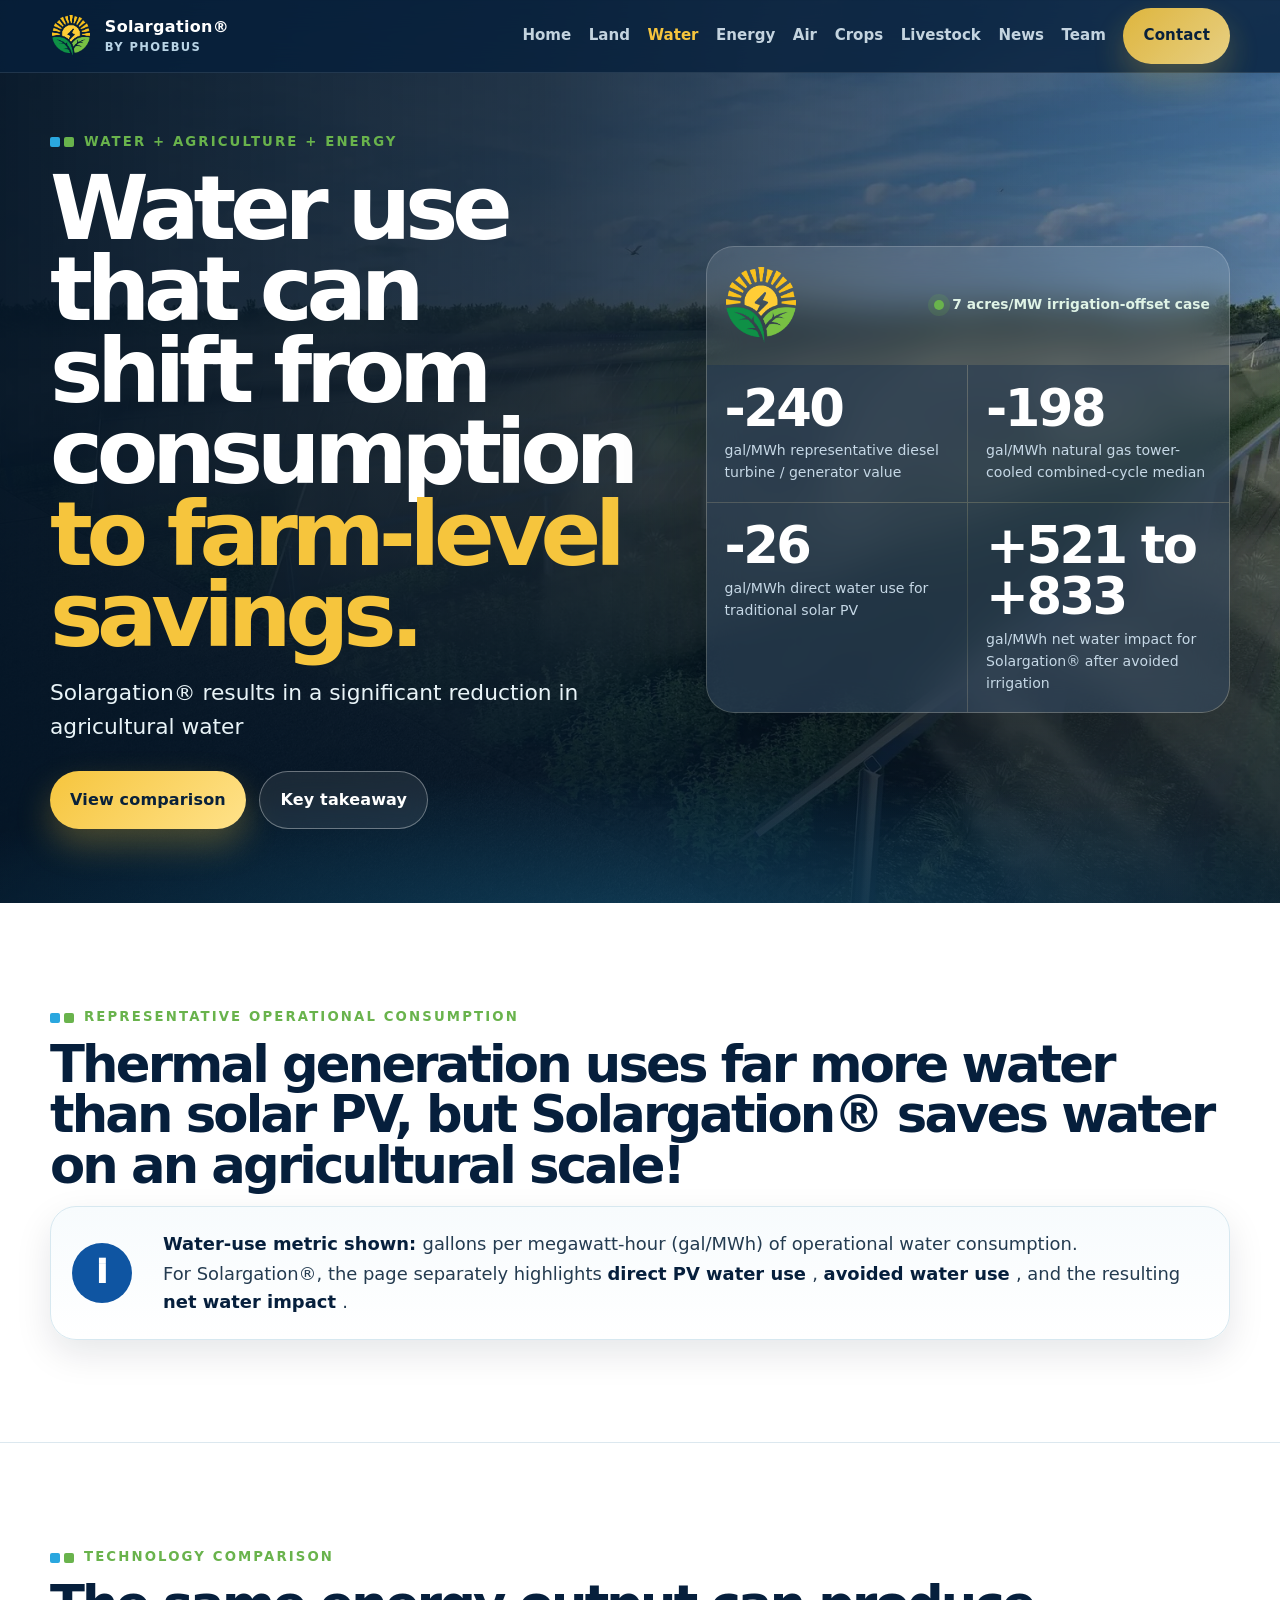
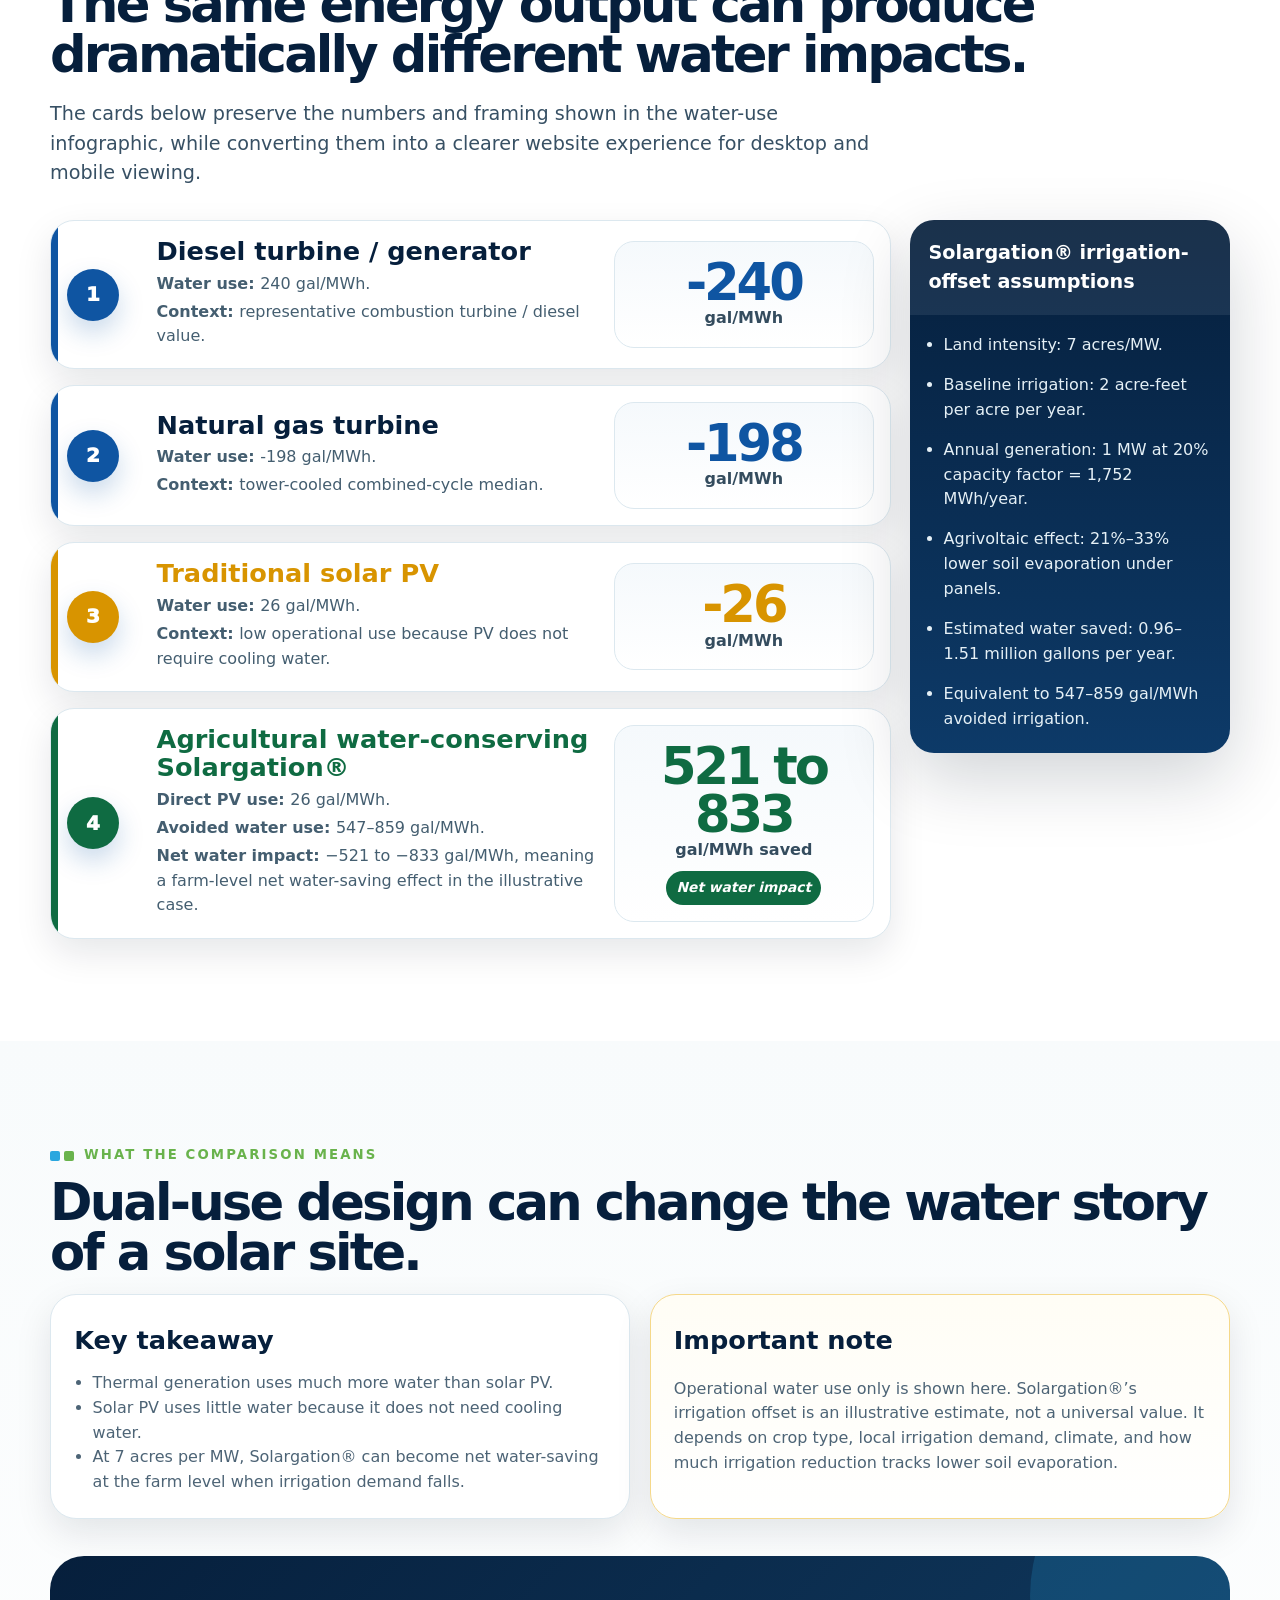
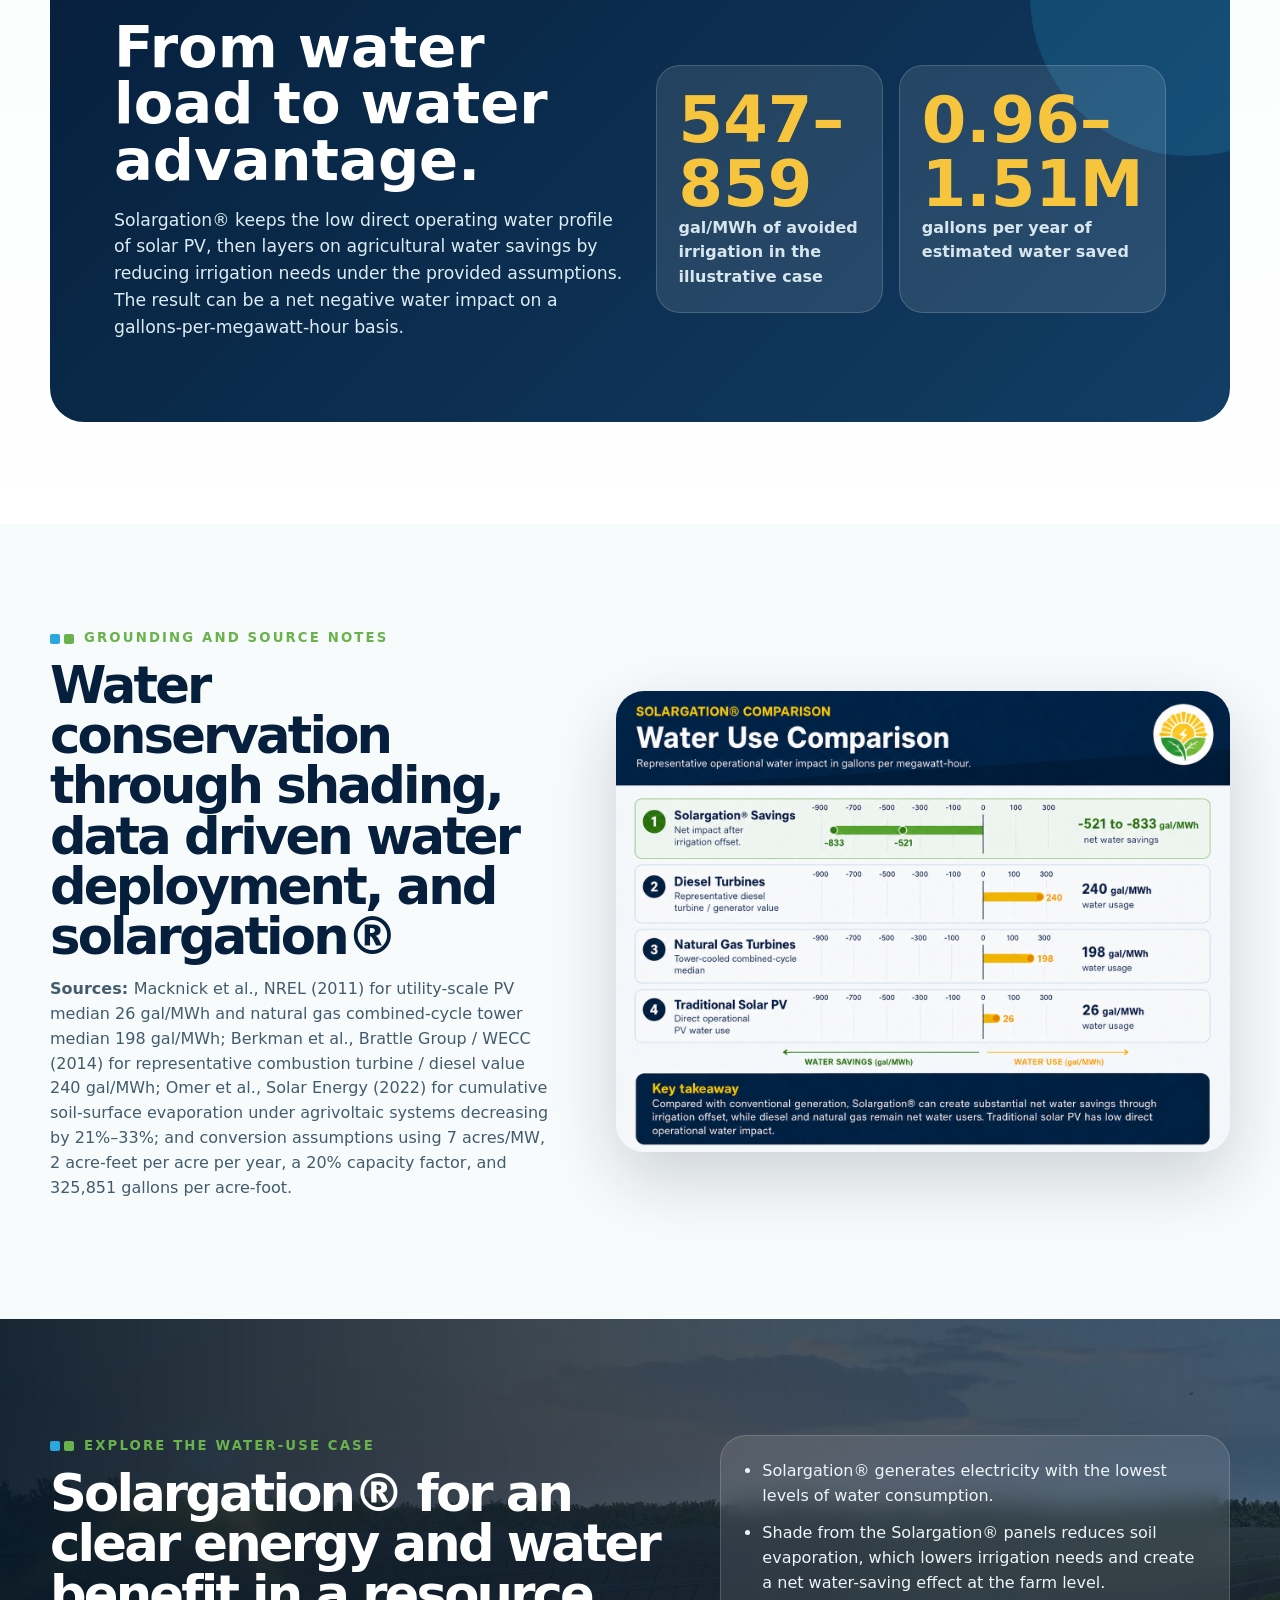
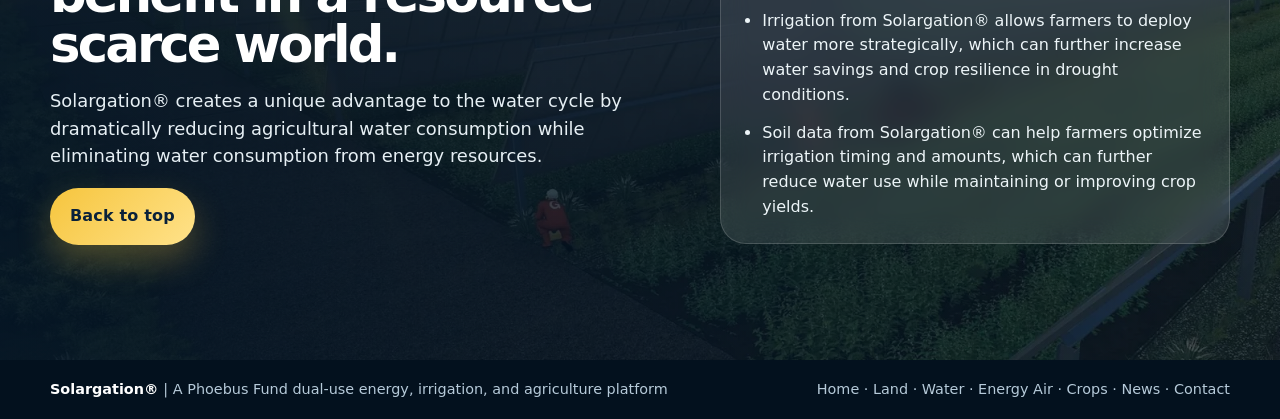
<file: wateruse.html>
<!DOCTYPE html>

<html lang="en">
<head>
<meta charset="utf-8"/>
<meta content="width=device-width, initial-scale=1, viewport-fit=cover" name="viewport"/>
<meta content="A Solargation® water-use comparison showing representative operational water consumption for diesel, natural gas, traditional solar PV, and agricultural water-conserving Solargation®." name="description"/>
<link href="assets/favicon.ico" rel="icon" sizes="any"/>
<link href="assets/favicon-16x16.png" rel="icon" sizes="16x16" type="image/png"/>
<link href="assets/favicon-32x32.png" rel="icon" sizes="32x32" type="image/png"/>
<link href="assets/apple-touch-icon.png" rel="apple-touch-icon" sizes="180x180"/>
<link href="assets/site.webmanifest" rel="manifest"/>
<meta content="#061f3c" name="theme-color"/>
<title>
   Solargation® | Water Use Comparison
  </title>
<style>
   :root {
    --navy:#061f3c;
    --navy-2:#0a2a4e;
    --deep:#041526;
    --green:#69b34c;
    --green-2:#0f6b42;
    --gold:#f6c53d;
    --amber:#d89400;
    --sky:#2aa7df;
    --blue:#0f55a2;
    --ice:#e9f4f8;
    --white:#fff;
    --muted:#617487;
    --line:#dce8ef;
    --max:1180px;
    --radius:28px;
    --shadow:0 26px 70px rgba(4,21,38,.18);
    --soft:0 14px 36px rgba(4,21,38,.10);
    --h1:clamp(2.55rem,7vw,6.1rem);
    --h2:clamp(2rem,4vw,4.15rem);
    --h3:clamp(1.18rem,2vw,1.7rem);
    --p:clamp(1rem,1.25vw,1.18rem);
    --small:clamp(.83rem,1vw,.96rem);
}

* {
    box-sizing:border-box;
}

html {
    scroll-behavior:smooth;
}

body {
    margin:0;
    font-family:Inter,ui-sans-serif,system-ui,-apple-system,BlinkMacSystemFont,"Segoe UI",sans-serif;
    color:var(--deep);
    background:#f8fbfc;
    line-height:1.55;
    overflow-x:hidden;
}

img {
    max-width:100%;
    display:block;
}

a {
    color:inherit;
    text-decoration:none;
}

.wrap {
    width:min(calc(100% - 40px),var(--max));
    margin-inline:auto;
}

.eyebrow {
    display:inline-flex;
    gap:1.5rem;
    align-items:center;
    text-transform:uppercase;
    letter-spacing:.16em;
    font-size:var(--small);
    font-weight:800;
    color:var(--green);
}

.eyebrow:before {
    content:"";
    width:10px;
    height:10px;
    background:var(--sky);
    border-radius:2px;
    box-shadow:14px 0 0 var(--green);
}

.btn {
    display:inline-flex;
    align-items:center;
    justify-content:center;
    gap:.55rem;
    padding:1rem 1.25rem;
    border-radius:999px;
    font-weight:800;
    letter-spacing:.01em;
    transition:transform .22s ease,box-shadow .22s ease,background .22s ease;
    min-height:48px;
}

.btn:hover {
    transform:translateY(-2px);
}

.btn-primary {
    background:linear-gradient(135deg,var(--gold),#ffe28a);
    color:#09213a;
    box-shadow:0 16px 34px rgba(246,197,61,.28);
}

.btn-secondary {
    border:1px solid rgba(255,255,255,.35);
    color:#fff;
    background:rgba(255,255,255,.08);
    backdrop-filter:blur(10px);
}

.site-header {
    position:fixed;
    inset:0 0 auto 0;
    z-index:50;
    background:rgba(6,31,60,.78);
    border-bottom:1px solid rgba(255,255,255,.10);
    backdrop-filter:blur(16px);
}

.nav {
    height:72px;
    display:flex;
    align-items:center;
    justify-content:space-between;
    gap:1rem;
}

.brand {
    display:flex;
    align-items:center;
    gap:.8rem;
    color:#fff;
    font-weight:900;
    letter-spacing:.02em;
}

.brand img {
    width:42px;
    height:42px;
    object-fit:contain;
}

.brand small {
    display:block;
    color:#b9d4e6;
    font-weight:700;
    font-size:.72rem;
    letter-spacing:.12em;
    text-transform:uppercase;
}

.nav-links {
    display:flex;
    align-items:center;
    gap:1.1rem;
    color:#d8e7f0;
    font-weight:750;
    font-size:.94rem;
}

.nav-links a {
    opacity:.9;
}

.nav-links a:hover {
    opacity:1;
    color:var(--gold);
}

.nav-links a[aria-current="page"] {
    opacity:1;
    color:var(--gold);
}

section {
    padding:clamp(64px,8vw,120px) 0;
}

.section-title {
    font-size:var(--h2);
    line-height:.98;
    letter-spacing:-.055em;
    margin:.55rem 0 1rem;
    color:var(--navy);
}

.lead {
    font-size:clamp(1.08rem,1.5vw,1.36rem);
    color:#375064;
    max-width:820px;
}

.hero {
    min-height:100svh;
    position:relative;
    display:grid;
    place-items:center;
    color:#fff;
    background:var(--navy);
    padding:130px 0 74px;
}

.hero:before {
    content:"";
    position:absolute;
    inset:0;
    background-image:linear-gradient(90deg,rgba(4,21,38,.96) 0%,rgba(4,21,38,.78) 42%,rgba(4,21,38,.22) 100%),linear-gradient(0deg,rgba(4,21,38,.86) 0%,rgba(4,21,38,.10) 48%,rgba(4,21,38,.22) 100%),url('assets/hero-1600.webp');
    background-size:cover;
    background-position:center;
}

.hero:after {
    content:"";
    position:absolute;
    inset:auto -20% -22% -20%;
    height:38%;
    background:radial-gradient(ellipse at center,rgba(42,167,223,.26),transparent 65%);
}

.hero-inner {
    position:relative;
    z-index:1;
    display:grid;
    grid-template-columns:minmax(0,1.05fr) minmax(320px,.95fr);
    gap:clamp(2rem,6vw,6rem);
    align-items:center;
}

.hero h1 {
    font-size:var(--h1);
    line-height:.91;
    margin:.8rem 0 1.2rem;
    letter-spacing:-.07em;
}

.hero h1 span {
    display:block;
    color:var(--gold);
}

.hero p {
    font-size:clamp(1.05rem,1.7vw,1.45rem);
    max-width:760px;
    color:#e9f4f8;
    margin:0 0 1.7rem;
}

.hero-actions {
    display:flex;
    gap:.85rem;
    flex-wrap:wrap;
}

.hero-panel {
    background:rgba(255,255,255,.10);
    border:1px solid rgba(255,255,255,.18);
    border-radius:var(--radius);
    backdrop-filter:blur(18px);
    box-shadow:0 34px 90px rgba(0,0,0,.28);
    overflow:hidden;
}

.hero-panel-top {
    padding:1.2rem 1.2rem .35rem;
    display:flex;
    align-items:center;
    justify-content:space-between;
}

.hero-panel-top img {
    width:70px;
}

.status {
    display:flex;
    align-items:center;
    gap:.5rem;
    color:#dff3e6;
    font-weight:800;
    font-size:.86rem;
}

.status i {
    display:block;
    width:10px;
    height:10px;
    background:var(--green);
    border-radius:50%;
    box-shadow:0 0 0 6px rgba(105,179,76,.18);
}

.metric-grid {
    display:grid;
    grid-template-columns:repeat(2,1fr);
    gap:1px;
    background:rgba(255,255,255,.10);
    margin-top:1rem;
}

.metric {
    padding:1.1rem;
    background:rgba(6,31,60,.48);
}

.metric b {
    display:block;
    font-size:clamp(1.7rem,4vw,3.2rem);
    line-height:1;
    color:#fff;
    letter-spacing:-.05em;
}

.metric span {
    display:block;
    color:#c6d8e6;
    font-size:.88rem;
    margin-top:.4rem;
}

.benchmark {
    position:relative;
    z-index:1;
    background:#fff;
    border-bottom:1px solid var(--line);
}

.formula-card {
    display:grid;
    grid-template-columns:72px 1fr;
    gap:1.2rem;
    align-items:center;
    padding:1.3rem;
    border-radius:26px;
    background:linear-gradient(180deg,#f7fbfd,#fff);
    border:1px solid #d7e8f0;
    box-shadow:var(--soft);
}

.info-icon {
    width:60px;
    height:60px;
    border-radius:50%;
    display:grid;
    place-items:center;
    background:var(--blue);
    color:#fff;
    font-weight:950;
    font-size:2rem;
}

.formula-card p {
    margin:.15rem 0;
    color:#243b50;
    font-size:clamp(1rem,1.4vw,1.25rem);
}

.formula-card strong {
    color:var(--navy);
}

.comparison {
    background:#fff;
}

.comparison-grid {
    display:grid;
    grid-template-columns:minmax(0,1fr) 320px;
    gap:1.2rem;
    align-items:start;
    margin-top:2rem;
}

.cards {
    display:grid;
    gap:1rem;
}

.land-card {
    display:grid;
    grid-template-columns:72px 1fr minmax(180px,260px);
    gap:1.1rem;
    align-items:center;
    padding:1rem;
    border-radius:24px;
    background:#fff;
    border:1px solid var(--line);
    box-shadow:var(--soft);
    position:relative;
    overflow:hidden;
}

.land-card:before {
    content:"";
    position:absolute;
    inset:0 auto 0 0;
    width:7px;
    background:var(--blue);
}

.land-card.gold:before {
    background:var(--amber);
}

.land-card.green:before {
    background:var(--green-2);
}

.land-card .rank {
    width:52px;
    height:52px;
    border-radius:50%;
    display:grid;
    place-items:center;
    color:#fff;
    font-weight:950;
    font-size:1.25rem;
    background:var(--blue);
    box-shadow:0 12px 26px rgba(15,85,162,.22);
}

.land-card.gold .rank {
    background:var(--amber);
}

.land-card.green .rank {
    background:var(--green-2);
}

.land-text h3 {
    margin:0 0 .4rem;
    font-size:var(--h3);
    color:var(--navy);
    line-height:1.1;
}

.land-card.gold h3 {
    color:var(--amber);
}

.land-card.green h3 {
    color:var(--green-2);
}

.land-text p {
    margin:.2rem 0;
    color:#445e70;
}

.result {
    padding:1rem;
    border-radius:20px;
    background:linear-gradient(180deg,#f5f9fc,#fff);
    border:1px solid #dce8ef;
    text-align:center;
}

.result b {
    display:block;
    font-size:clamp(2rem,4vw,3.7rem);
    line-height:.94;
    letter-spacing:-.06em;
    color:var(--blue);
}

.land-card.gold .result b {
    color:var(--amber);
}

.land-card.green .result b {
    color:var(--green-2);
}

.result span {
    font-weight:900;
    color:#344c5e;
}

.gain-badge {
    display:inline-flex;
    margin-top:.55rem;
    padding:.38rem .65rem;
    border-radius:999px;
    background:var(--green-2);
    color:#fff;
    font-weight:900;
    font-size:.86rem;
}

.assumptions {
    position:sticky;
    top:92px;
    background:linear-gradient(180deg,var(--navy),#0d3a68);
    color:#fff;
    border-radius:24px;
    box-shadow:var(--shadow);
    overflow:hidden;
}

.assumptions h3 {
    margin:0;
    padding:1.1rem 1.15rem;
    background:rgba(255,255,255,.08);
    font-size:1.2rem;
}

.assumptions ul {
    margin:0;
    padding:1.15rem 1.25rem 1.35rem 2.1rem;
    display:grid;
    gap:.95rem;
}

.assumptions li {
    color:#e5f0f6;
}

.meaning {
    background:linear-gradient(180deg,#f8fbfc,#fff);
}

.meaning-grid {
    display:grid;
    grid-template-columns:1fr 1fr;
    gap:1.2rem;
}

.meaning-card {
    padding:1.45rem;
    border-radius:26px;
    background:#fff;
    border:1px solid var(--line);
    box-shadow:var(--soft);
}

.meaning-card h3 {
    margin:.2rem 0 .65rem;
    color:var(--navy);
    font-size:var(--h3);
}

.meaning-card p,.meaning-card li {
    color:#4d6476;
}

.meaning-card ul {
    margin:.5rem 0 0;
    padding-left:1.15rem;
}

.note {
    border-color:#f5d889;
    background:linear-gradient(180deg,#fffdf5,#fff);
}

.source {
    background:#f8fbfc;
}

.source-grid {
    display:grid;
    grid-template-columns:.9fr 1.1fr;
    gap:clamp(2rem,5vw,5rem);
    align-items:center;
}

.image-stack {
    position:relative;
}

.image-stack .main-img {
    border-radius:var(--radius);
    box-shadow:var(--shadow);
    aspect-ratio:4/3;
    object-fit:cover;
}

.float-card {
    position:absolute;
    right:-22px;
    bottom:26px;
    width:min(360px,76%);
    padding:1.15rem;
    border-radius:22px;
    background:#fff;
    box-shadow:var(--shadow);
    border:1px solid #e3edf2;
}

.float-card b {
    display:block;
    color:var(--navy);
    font-size:1.1rem;
}

.float-card span {
    color:var(--muted);
    font-size:.95rem;
}

.density {
    background:linear-gradient(135deg,var(--navy),#123e65);
    border-radius:34px;
    padding:clamp(2rem,5vw,4rem);
    color:#fff;
    display:grid;
    grid-template-columns:1fr 1fr;
    gap:2rem;
    align-items:center;
    margin-top:2.3rem;
    overflow:hidden;
    position:relative;
}

.density:after {
    content:"";
    position:absolute;
    right:-120px;
    top:-120px;
    width:320px;
    height:320px;
    border-radius:50%;
    background:rgba(42,167,223,.20);
}

.density h2 {
    font-size:clamp(2rem,4.5vw,4.4rem);
    line-height:.98;
    margin:0;
}

.density p {
    font-size:1.08rem;
    color:#dcecf2;
}

.density-metrics {
    display:grid;
    grid-template-columns:1fr 1fr;
    gap:1rem;
    position:relative;
    z-index:1;
}

.density-metric {
    padding:1.35rem;
    border-radius:24px;
    background:rgba(255,255,255,.10);
    border:1px solid rgba(255,255,255,.16);
}

.density-metric b {
    display:block;
    font-size:clamp(2.1rem,5vw,4.8rem);
    line-height:1;
    color:var(--gold);
}

.density-metric span {
    color:#d7e5ed;
    font-weight:760;
}

.cta {
    position:relative;
    color:#fff;
    background:var(--deep);
    overflow:hidden;
    padding:clamp(70px,9vw,132px) 0;
}

.cta:before {
    content:"";
    position:absolute;
    inset:0;
    background:linear-gradient(90deg,rgba(4,21,38,.92),rgba(4,21,38,.58)),url('assets/afternoon-1600.webp') center/cover no-repeat;
}

.cta .wrap {
    position:relative;
    z-index:1;
    display:grid;
    grid-template-columns:1fr .8fr;
    gap:2rem;
    align-items:center;
}

.cta h2 {
    font-size:var(--h2);
    line-height:.98;
    letter-spacing:-.055em;
    margin:.6rem 0 1rem;
}

.cta p {
    font-size:clamp(1.03rem,1.4vw,1.22rem);
    color:#e6eff4;
    max-width:720px;
}

.next-card {
    padding:1.45rem;
    border-radius:26px;
    background:rgba(255,255,255,.10);
    border:1px solid rgba(255,255,255,.16);
    backdrop-filter:blur(14px);
}

.next-card ul {
    margin:0;
    padding-left:1.15rem;
    display:grid;
    gap:.8rem;
    color:#edf5f8;
}

.sources-list {
    font-size:1rem;
    color:#425c6d;
}

.site-footer {
    padding:1.15rem 0;
    background:#03111e;
    color:#b6cad9;
    font-size:.9rem;
}

.footer-inner {
    display:flex;
    justify-content:space-between;
    gap:1rem;
    flex-wrap:wrap;
}

.footer-inner strong {
    color:#fff;
}

.source-note {
    font-size:.94rem;
    color:#536b7c;
}

.highlight {
    color:var(--gold);
    font-weight:900;
}

@media(max-width:1100px) {
    .hero-inner,.source-grid,.cta .wrap,.density,.comparison-grid,.meaning-grid {
        grid-template-columns:1fr;
    }

    .assumptions {
        position:relative;
        top:auto;
    }

    .cta .wrap {
        gap:1.35rem;
    }

    .density-metrics {
        grid-template-columns:1fr 1fr;
    }
}

@media(max-width:780px) {
    .nav {
        height:auto;
        padding:14px 0;
        align-items:flex-start;
    }

    .nav-links {
        flex-wrap:wrap;
        justify-content:flex-end;
    }

    .hero {
        padding-top:150px;
    }

    .hero-panel {
        margin-top:1rem;
    }

    .metric-grid,.density-metrics {
        grid-template-columns:1fr 1fr;
    }

    .land-card {
        grid-template-columns:56px 1fr;
    }

    .result {
        grid-column:1/-1;
    }

    .formula-card {
        grid-template-columns:1fr;
        text-align:left;
    }

    .source-grid,.meaning-grid,.cta .wrap,.density {
        grid-template-columns:1fr;
    }

    .image-stack .main-img {
        aspect-ratio:1/1;
    }

    .float-card {
        position:relative;
        right:auto;
        bottom:auto;
        width:100%;
        margin-top:.9rem;
    }

    .density {
        padding:1.35rem;
        border-radius:26px;
    }

    .footer-inner {
        display:block;
    }

    .nav .btn {
        padding:.75rem .9rem;
        min-height:42px;
    }
}

@media(max-width:560px) {
    .wrap {
        width:min(calc(100% - 24px),var(--max));
    }

    .metric-grid,.density-metrics {
        grid-template-columns:1fr;
    }

    .nav-links {
        gap:.7rem;
        font-size:.86rem;
    }

    .land-card {
        padding:.85rem;
        border-radius:20px;
    }

    .hero h1 {
        letter-spacing:-.05em;
    }

    .section-title {
        letter-spacing:-.04em;
    }
}

@media(min-width:1500px) {
    :root {
        --max:1320px;
    }
}

@media(prefers-reduced-motion:reduce) {
    * {
        scroll-behavior:auto!important;
        transition:none!important;
        animation:none!important;
    }
}

.download-area {
    background:#f8fbfc;
    padding:clamp(54px,7vw,92px) 0;
}

.download-panel {
    display:grid;
    grid-template-columns:1.05fr .95fr;
    gap:clamp(1.2rem,4vw,3rem);
    align-items:center;
    padding:clamp(1.25rem,3vw,2.4rem);
    border-radius:30px;
    background:#fff;
    border:1px solid #e2edf2;
    box-shadow:0 18px 44px rgba(5,32,58,.08);
}

.download-panel img {
    border-radius:24px;
    border:1px solid #dfeaf0;
    box-shadow:0 12px 30px rgba(5,32,58,.08);
}

.download-panel p {
    color:#526b7d;
    font-size:1.05rem;
}

.download-actions {
    display:flex;
    gap:.8rem;
    flex-wrap:wrap;
    margin-top:1.1rem;
}

.btn-download {
    background:linear-gradient(135deg,var(--green),#92cf6c);
    color:#07203a;
    box-shadow:0 14px 30px rgba(105,179,76,.22);
}

@media(max-width:900px) {
    .download-panel {
        grid-template-columns:1fr;
    }
}
  </style>
<link href="assets/site-responsive.css" rel="stylesheet"/>
</head>
<body>
<!-- =========================
     Site Header / Navigation
     ========================= -->
<header aria-label="Site header" class="site-header">
<div class="wrap nav">
<a aria-label="Solargation® Home" class="brand" href="index.html">
<img alt="Solargation® mark" decoding="async" fetchpriority="high" loading="eager" src="assets/solargation-mark.png"/>
<span>
                    Solargation®
                    <small>by Phoebus</small>
</span>
</a><button aria-controls="primary-navigation" aria-expanded="false" aria-label="Open site navigation" class="nav-toggle" type="button"><span aria-hidden="true" class="nav-toggle-lines"></span></button>
<nav aria-label="Primary navigation" class="nav-links" id="primary-navigation">
<a href="index.html">Home</a>
<a href="landuse.html">Land</a>
<a aria-current="page" href="wateruse.html">Water</a>
<a href="energy.html">Energy</a>
<a href="air.html">Air</a>
<a href="crops.html">Crops</a>
<a href="livestock.html">Livestock</a>
<a href="news.html">News</a>
<a href="about-team.html">Team</a>
<a class="btn btn-primary" href="contact.html">Contact</a>
</nav>
</div>
</header>
<!-- =========================
     Main Page Content
     ========================= -->
<main id="top">
<!-- Hero Section -->
<section aria-labelledby="hero-title" class="hero">
<div class="wrap hero-inner">
<div>
<span class="eyebrow">
       Water + Agriculture + Energy
      </span>
<h1 id="hero-title">
       Water use that can shift from consumption
       <span>
        to farm-level savings.
       </span>
</h1>
<p>
       Solargation® results in a significant reduction in agricultural water 
      </p>
<div class="hero-actions">
<a class="btn btn-primary" href="#comparison">
        View comparison
       </a>
<a class="btn btn-secondary" href="#meaning">
        Key takeaway
       </a>
</div>
</div>
<aside aria-label="Water use summary statistics" class="hero-panel">
<div class="hero-panel-top">
<img alt="" decoding="async" fetchpriority="high" loading="eager" src="assets/solargation-mark.png"/>
<span class="status">
<i>
</i>
        7 acres/MW irrigation-offset case
       </span>
</div>
<div class="metric-grid">
<div class="metric">
<b>
         -240
        </b>
<span>
         gal/MWh representative diesel turbine / generator value
        </span>
</div>
<div class="metric">
<b>
         -198
        </b>
<span>
         gal/MWh natural gas tower-cooled combined-cycle median
        </span>
</div>
<div class="metric">
<b>
         -26
        </b>
<span>
         gal/MWh direct water use for traditional solar PV
        </span>
</div>
<div class="metric">
<b>
         +521 to +833
        </b>
<span>
         gal/MWh net water impact for Solargation® after avoided irrigation
        </span>
</div>
</div>
</aside>
</div>
</section>
<!-- Benchmark / Calculation Context -->
<section aria-labelledby="benchmark-title" class="benchmark" id="benchmark">
<div class="wrap">
<span class="eyebrow">
      Representative operational consumption
     </span>
<h2 class="section-title" id="benchmark-title">
      Thermal generation uses far more water than solar PV, but Solargation® saves water on an agricultural scale!
     </h2>
<div class="formula-card">
<div class="info-icon">
       i
      </div>
<div>
<p>
<strong>
         Water-use metric shown:
        </strong>
        gallons per megawatt-hour (gal/MWh) of operational water consumption.
       </p>
<p>
        For Solargation®, the page separately highlights
        <strong>
         direct PV water use
        </strong>
        ,
        <strong>
         avoided water use
        </strong>
        , and the resulting
        <strong>
         net water impact
        </strong>
        .
       </p>
</div>
</div>
</div>
</section>
<!-- Technology Comparison Cards -->
<section aria-labelledby="comparison-title" class="comparison" id="comparison">
<div class="wrap">
<span class="eyebrow">
      Technology comparison
     </span>
<h2 class="section-title" id="comparison-title">
      The same energy output can produce dramatically different water impacts.
     </h2>
<p class="lead">
      The cards below preserve the numbers and framing shown in the water-use infographic, while converting them into a clearer website experience for desktop and mobile viewing.
     </p>
<div class="comparison-grid">
<div class="cards">
<article class="land-card">
<div class="rank">
         1
        </div>
<div class="land-text">
<h3>
          Diesel turbine / generator
         </h3>
<p>
<strong>
           Water use:
          </strong>
          240 gal/MWh.
         </p>
<p>
<strong>
           Context:
          </strong>
          representative combustion turbine / diesel value.
         </p>
</div>
<div class="result">
<b>
          -240
         </b>
<span>
          gal/MWh
         </span>
</div>
</article>
<article class="land-card">
<div class="rank">
         2
        </div>
<div class="land-text">
<h3>
          Natural gas turbine
         </h3>
<p>
<strong>
           Water use:
          </strong>
          -198 gal/MWh.
         </p>
<p>
<strong>
           Context:
          </strong>
          tower-cooled combined-cycle median.
         </p>
</div>
<div class="result">
<b>
          -198
         </b>
<span>
          gal/MWh
         </span>
</div>
</article>
<article class="land-card gold">
<div class="rank">
         3
        </div>
<div class="land-text">
<h3>
          Traditional solar PV
         </h3>
<p>
<strong>
           Water use:
          </strong>
          26 gal/MWh.
         </p>
<p>
<strong>
           Context:
          </strong>
          low operational use because PV does not require cooling water.
         </p>
</div>
<div class="result">
<b>
          -26
         </b>
<span>
          gal/MWh
         </span>
</div>
</article>
<article class="land-card green">
<div class="rank">
         4
        </div>
<div class="land-text">
<h3>
          Agricultural water-conserving Solargation®
         </h3>
<p>
<strong>
           Direct PV use:
          </strong>
          26 gal/MWh.
         </p>
<p>
<strong>
           Avoided water use:
          </strong>
          547–859 gal/MWh.
         </p>
<p>
<strong>
           Net water impact:
          </strong>
          −521 to −833 gal/MWh, meaning a farm-level net water-saving effect in the illustrative case.
         </p>
</div>
<div class="result">
<b>
          521 to 833
         </b>
<span>
          gal/MWh saved
         </span>
<em class="gain-badge">
          Net water impact
         </em>
</div>
</article>
</div>
<aside aria-label="Solargation® irrigation-offset assumptions" class="assumptions">
<h3>
        Solargation® irrigation-offset assumptions
       </h3>
<ul>
<li>
         Land intensity: 7 acres/MW.
        </li>
<li>
         Baseline irrigation: 2 acre-feet per acre per year.
        </li>
<li>
         Annual generation: 1 MW at 20% capacity factor = 1,752 MWh/year.
        </li>
<li>
         Agrivoltaic effect: 21%–33% lower soil evaporation under panels.
        </li>
<li>
         Estimated water saved: 0.96–1.51 million gallons per year.
        </li>
<li>
         Equivalent to 547–859 gal/MWh avoided irrigation.
        </li>
</ul>
</aside>
</div>
</div>
</section>
<!-- Meaning / Key Takeaway Section -->
<section aria-labelledby="meaning-title" class="meaning" id="meaning">
<div class="wrap">
<span class="eyebrow">
      What the comparison means
     </span>
<h2 class="section-title" id="meaning-title">
      Dual-use design can change the water story of a solar site.
     </h2>
<div class="meaning-grid">
<article class="meaning-card">
<h3>
        Key takeaway
       </h3>
<ul>
<li>
         Thermal generation uses much more water than solar PV.
        </li>
<li>
         Solar PV uses little water because it does not need cooling water.
        </li>
<li>
         At 7 acres per MW, Solargation® can become net water-saving at the farm level when irrigation demand falls.
        </li>
</ul>
</article>
<article class="meaning-card note">
<h3>
        Important note
       </h3>
<p>
        Operational water use only is shown here. Solargation®’s irrigation offset is an illustrative estimate, not a universal value. It depends on crop type, local irrigation demand, climate, and how much irrigation reduction tracks lower soil evaporation.
       </p>
</article>
</div>
<div aria-label="Solargation® water summary" class="density">
<div>
<h2>
        From water load to water advantage.
       </h2>
<p>
        Solargation® keeps the low direct operating water profile of solar PV, then layers on agricultural water savings by reducing irrigation needs under the provided assumptions. The result can be a net negative water impact on a gallons-per-megawatt-hour basis.
       </p>
</div>
<div class="density-metrics">
<div class="density-metric">
<b>
         547–859
        </b>
<span>
         gal/MWh of avoided irrigation in the illustrative case
        </span>
</div>
<div class="density-metric">
<b>
         0.96–1.51M
        </b>
<span>
         gallons per year of estimated water saved
        </span>
</div>
</div>
</div>
</div>
</section>
<!-- Source Notes Section -->
<section aria-labelledby="source-title" class="source">
<div class="wrap source-grid">
<div>
<span class="eyebrow">
       Grounding and source notes
      </span>
<h2 class="section-title" id="source-title">
       Water conservation through shading, data driven water deployment, and solargation®
      </h2>
<p class="sources-list">
<strong>
        Sources:
       </strong>
       Macknick et al., NREL (2011) for utility-scale PV median 26 gal/MWh and natural gas combined-cycle tower median 198 gal/MWh; Berkman et al., Brattle Group / WECC (2014) for representative combustion turbine / diesel value 240 gal/MWh; Omer et al., Solar Energy (2022) for cumulative soil-surface evaporation under agrivoltaic systems decreasing by 21%–33%; and conversion assumptions using 7 acres/MW, 2 acre-feet per acre per year, a 20% capacity factor, and 325,851 gallons per acre-foot.
      </p>
</div>
<div class="image-stack">
<img alt="Water use comparison graphic" class="main-img" decoding="async" loading="lazy" src="assets/water-comparison-download.png"/>
</div>
</div>
</section>
<!-- Closing Call-To-Action Section -->
<section aria-labelledby="explore-title" class="cta" id="explore">
<div class="wrap">
<div>
<span class="eyebrow">
       Explore the water-use case
      </span>
<h2 id="explore-title">
       Solargation® for an clear energy and water benefit in a resource scarce world.
      </h2>
<p>
      Solargation® creates a unique advantage to the water cycle by dramatically reducing agricultural water consumption while eliminating water consumption from energy resources.
      </p>
<a class="btn btn-primary" href="#top">
       Back to top
      </a>
</div>
<aside class="next-card">
<ul>
<li>
        Solargation® generates electricity with the lowest levels of water consumption.
       </li>
<li>
        Shade from the Solargation® panels reduces soil evaporation, which lowers irrigation needs and create a net water-saving effect at the farm level.
       </li>
<li>
        Irrigation from Solargation® allows farmers to deploy water more strategically, which can further increase water savings and crop resilience in drought conditions.
       </li>
<li>
        Soil data from Solargation® can help farmers optimize irrigation timing and amounts, which can further reduce water use while maintaining or improving crop yields.
       </li>
</ul>
</aside>
</div>
</section>
</main>
<!-- =========================
     Site Footer
     ========================= -->
<footer class="site-footer">
<div class="wrap footer-inner">
<div>
<strong>
      Solargation®
     </strong>
     | A Phoebus Fund dual-use energy, irrigation, and agriculture platform
    </div>
<div>
<a href="index.html">
      Home
     </a>
     ·
     <a href="landuse.html">
      Land
     </a>
     ·
     <a href="wateruse.html">
      Water
     </a>
     ·
     <a href="energy.html">
      Energy
     </a>
<a href="air.html">Air</a>
     ·
     <a href="crops.html">
      Crops
     </a>
     ·
     <a href="news.html">
      News
     </a>
     ·
     <a href="contact.html">
      Contact
     </a>
</div>
</div>
</footer>
<script defer="defer" src="assets/site-navigation.js"></script>
</body>
</html>
</file>
<file: assets/site-responsive.css>
/* Shared responsive and cross-browser optimization layer.
   This file intentionally preserves the existing Solargation® colors and visual theme. */
:root {
  --mobile-gutter: clamp(16px, 5vw, 28px);
  --tap-size: 44px;
}

html {
  -webkit-text-size-adjust: 100%;
  text-size-adjust: 100%;
  overflow-x: clip;
}

body {
  min-width: 320px;
}

img,
svg,
video,
canvas {
  max-width: 100%;
  height: auto;
}

img {
  object-position: center;
}

a,
button,
input,
select,
textarea {
  touch-action: manipulation;
}

button,
input,
select,
textarea {
  font: inherit;
}

.site-header {
  padding-top: env(safe-area-inset-top, 0px);
}

.nav {
  min-height: 72px;
}

.nav-toggle {
  display: none;
  align-items: center;
  justify-content: center;
  width: var(--tap-size);
  height: var(--tap-size);
  border: 1px solid rgba(255, 255, 255, .22);
  border-radius: 999px;
  color: #fff;
  background: rgba(255, 255, 255, .10);
  cursor: pointer;
}

.nav-toggle:focus-visible,
.nav-links a:focus-visible,
.btn:focus-visible,
input:focus-visible,
select:focus-visible,
textarea:focus-visible {
  outline: 3px solid rgba(246, 197, 61, .85);
  outline-offset: 3px;
}

.nav-toggle-lines,
.nav-toggle-lines::before,
.nav-toggle-lines::after {
  display: block;
  width: 20px;
  height: 2px;
  border-radius: 999px;
  background: currentColor;
  transition: transform .2s ease, opacity .2s ease;
}

.nav-toggle-lines {
  position: relative;
}

.nav-toggle-lines::before,
.nav-toggle-lines::after {
  content: "";
  position: absolute;
  left: 0;
}

.nav-toggle-lines::before {
  transform: translateY(-7px);
}

.nav-toggle-lines::after {
  transform: translateY(7px);
}

.site-header[data-menu-open="true"] .nav-toggle-lines {
  background: transparent;
}

.site-header[data-menu-open="true"] .nav-toggle-lines::before {
  transform: rotate(45deg);
}

.site-header[data-menu-open="true"] .nav-toggle-lines::after {
  transform: rotate(-45deg);
}

@supports not (height: 100svh) {
  .hero,
  .contact-hero,
  .page-hero {
    min-height: 100vh;
  }
}

@media (max-width: 1180px) {
  .nav-links {
    gap: .75rem;
    font-size: .88rem;
  }
}

@media (max-width: 1040px) {
  .site-header {
    position: fixed;
  }

  .nav {
    min-height: 66px;
    height: auto;
    position: relative;
  }

  .brand img {
    width: 38px;
    height: 38px;
  }

  .nav-toggle {
    display: inline-flex;
    flex: 0 0 auto;
    margin-left: auto;
  }

  .nav-links {
    position: absolute;
    top: calc(100% + 10px);
    left: 0;
    right: 0;
    display: none !important;
    flex-direction: column;
    align-items: stretch;
    gap: .45rem;
    max-height: calc(100svh - 96px);
    overflow-y: auto;
    padding: .75rem;
    color: #fff;
    background: rgba(6, 31, 60, .98);
    border: 1px solid rgba(255, 255, 255, .14);
    border-radius: 22px;
    box-shadow: 0 24px 60px rgba(4, 21, 38, .32);
    -webkit-backdrop-filter: blur(18px);
    backdrop-filter: blur(18px);
  }

  .site-header[data-menu-open="true"] .nav-links {
    display: flex !important;
  }

  .site-header[data-menu-open="true"] .nav-links a,
  .site-header[data-menu-open="true"] .nav-links a:not(.btn) {
    display: flex !important;
    align-items: center;
    justify-content: center;
    width: 100%;
    min-height: var(--tap-size);
    padding: .74rem 1rem;
    border-radius: 16px;
  }

  .site-header[data-menu-open="true"] .nav-links a:not(.btn) {
    background: rgba(255, 255, 255, .06);
  }

  .site-header[data-menu-open="true"] .nav-links a[aria-current="page"] {
    background: rgba(246, 197, 61, .14);
  }

  .site-header[data-menu-open="true"] .nav-links .btn {
    margin-top: .2rem;
  }
}

@media (max-width: 900px) {
  .wrap {
    width: min(calc(100% - (var(--mobile-gutter) * 2)), var(--max)) !important;
  }

  section {
    padding-block: clamp(48px, 12vw, 86px);
  }

  .hero,
  .contact-hero,
  .page-hero,
  .detail-hero {
    padding-top: 108px !important;
  }

  .hero-inner,
  .intro-grid,
  .tech-grid,
  .contact-layout,
  .download-panel,
  .density,
  .cta .wrap,
  .two-col,
  .split,
  .comparison-grid,
  .benefit-grid,
  .feature-grid,
  .story-grid,
  .news-layout,
  .team-grid,
  .form-grid {
    grid-template-columns: 1fr !important;
  }

  .cards,
  .proofs,
  .gallery-grid,
  .metric-grid,
  .density-metrics,
  .stats-grid,
  .tiles,
  .download-grid {
    grid-template-columns: 1fr !important;
  }

  .gallery-head,
  .footer-inner,
  .download-actions,
  .hero-actions,
  .contact-actions {
    align-items: stretch;
  }

  .download-actions .btn,
  .hero-actions .btn,
  .contact-actions .btn {
    width: 100%;
  }

  .tile,
  .tile.large {
    grid-column: auto !important;
    grid-row: auto !important;
  }

  .float-card {
    max-width: 100%;
  }
}

@media (max-width: 640px) {
  :root {
    --radius: 22px;
  }

  .brand {
    gap: .65rem;
  }

  .brand span {
    font-size: .95rem;
    line-height: 1.1;
  }

  .brand small {
    display: none !important;
  }

  .eyebrow {
    gap: 1.1rem;
    letter-spacing: .12em;
  }

  .hero h1,
  .section-title,
  h1,
  h2 {
    overflow-wrap: anywhere;
  }

  .hero-panel,
  .contact-card,
  .side-box,
  .download-panel,
  .feature,
  .card,
  .proof,
  .density,
  .next-card {
    border-radius: var(--radius) !important;
  }

  .hero-panel-top,
  .metric,
  .card-body,
  .feature,
  .contact-card,
  .side-box,
  .download-panel,
  .next-card {
    padding: clamp(1rem, 5vw, 1.35rem) !important;
  }

  .field input,
  .field select,
  .field textarea {
    min-height: var(--tap-size);
    font-size: 16px;
  }
}

@media (hover: none) {
  .btn:hover,
  .tile:hover img {
    transform: none !important;
  }
}

@media print {
  .site-header,
  .nav-toggle,
  .scroll-cue,
  .site-footer {
    display: none !important;
  }

  body {
    background: #fff !important;
    color: #000 !important;
  }

  a {
    text-decoration: underline;
  }

  section,
  .hero,
  .contact-hero,
  .page-hero {
    padding: 24px 0 !important;
    min-height: auto !important;
  }
}
</file>
